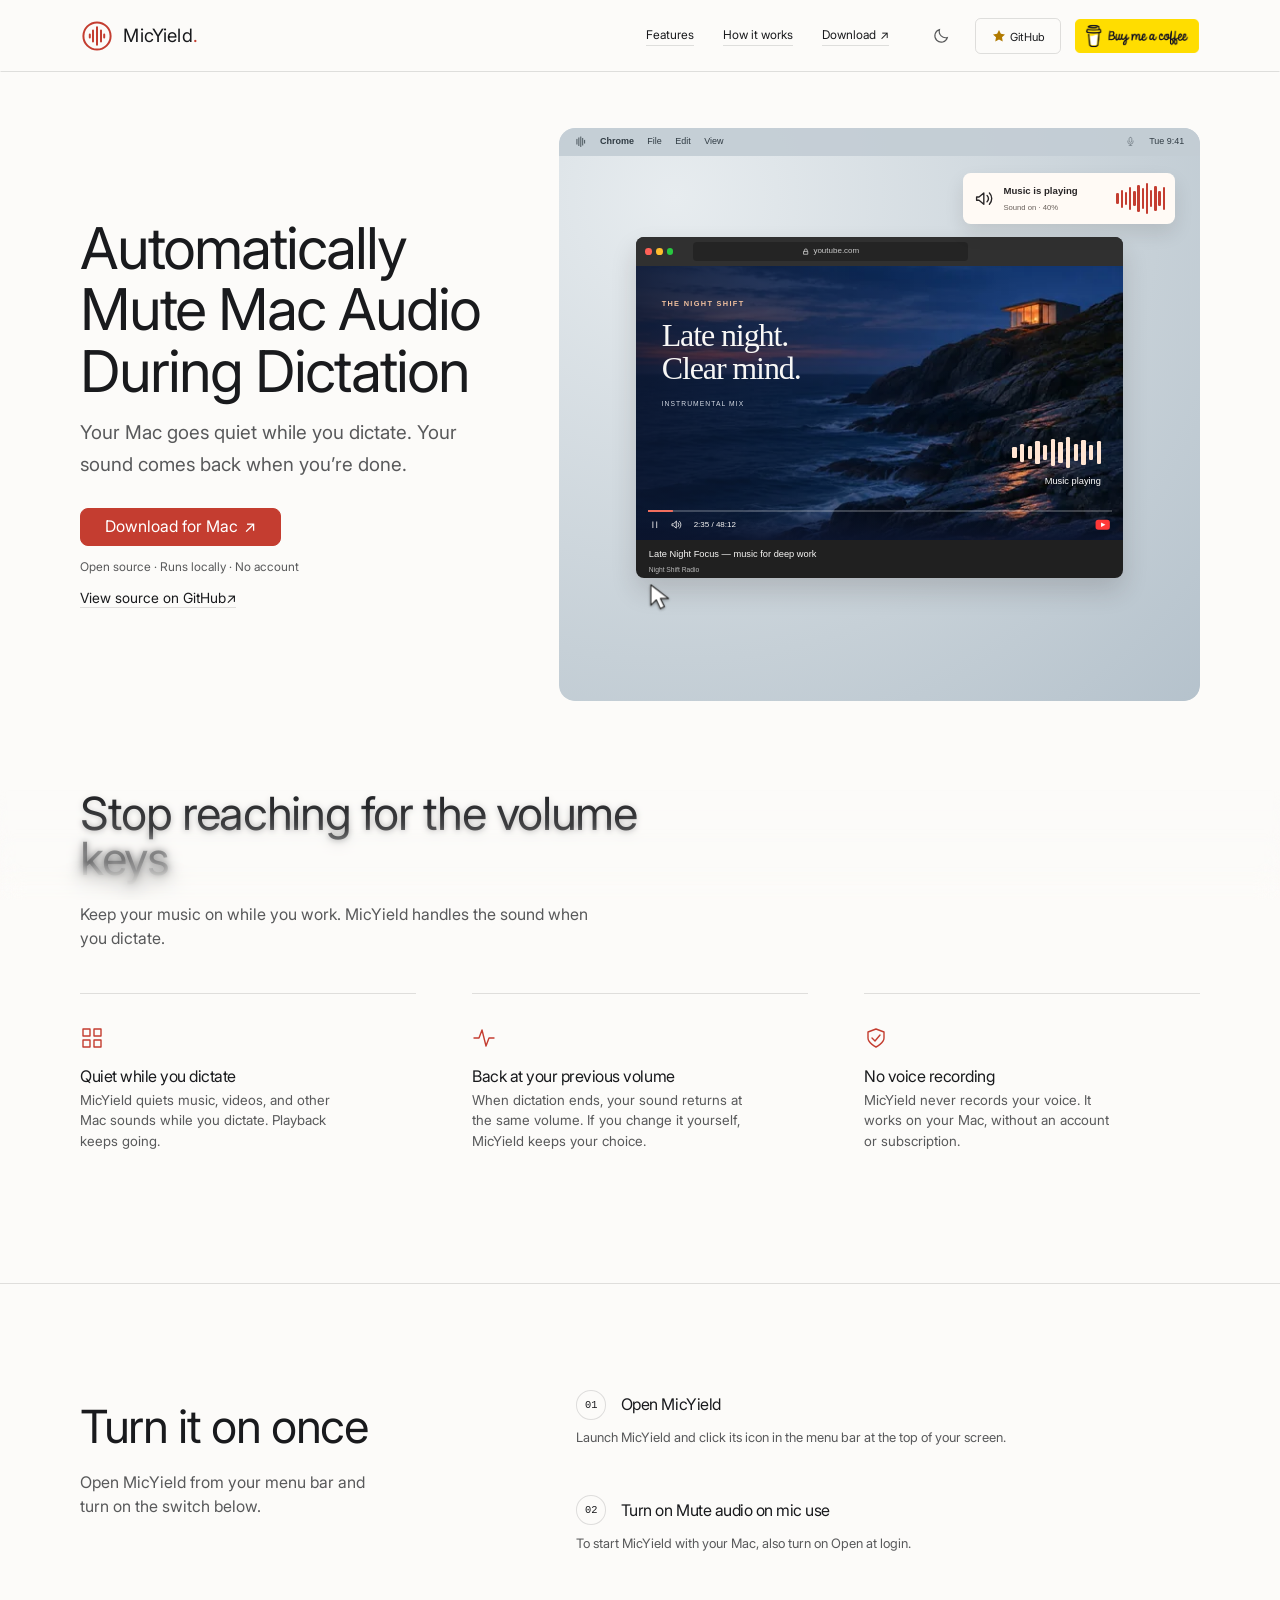
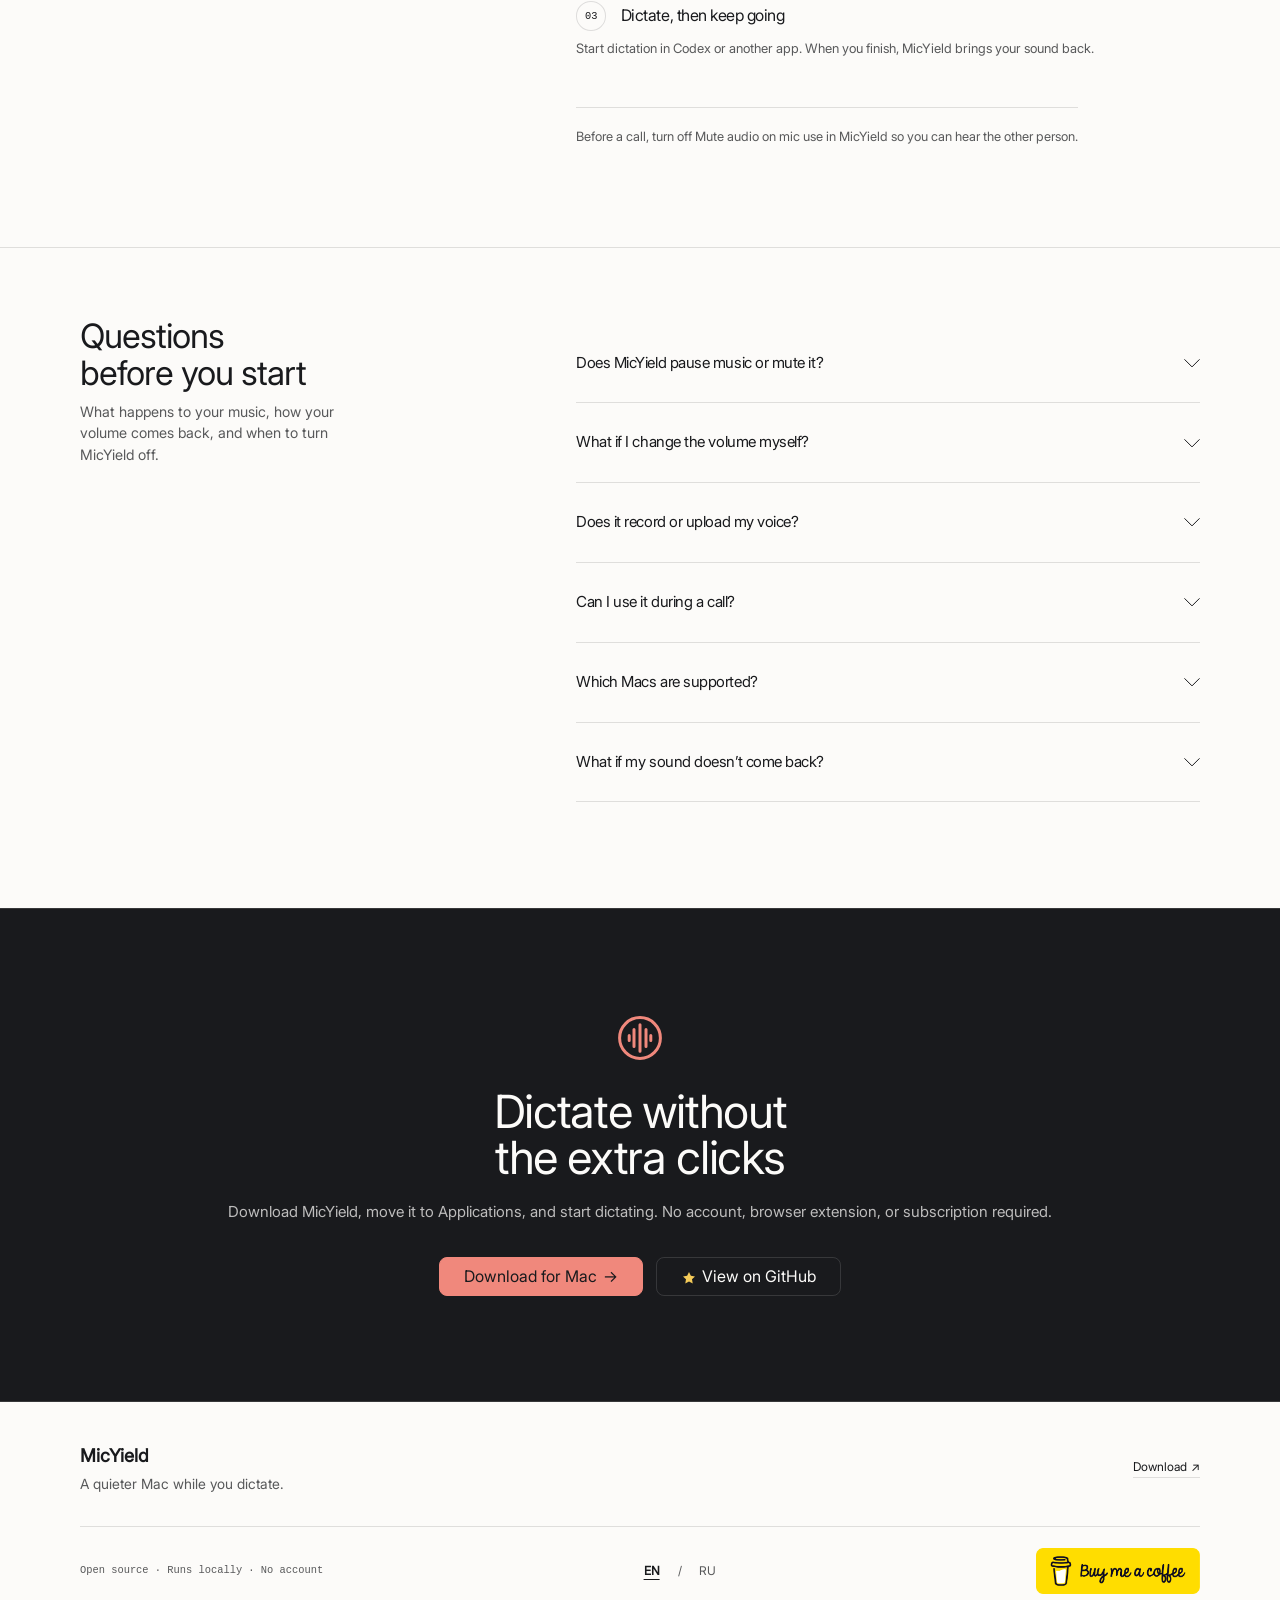
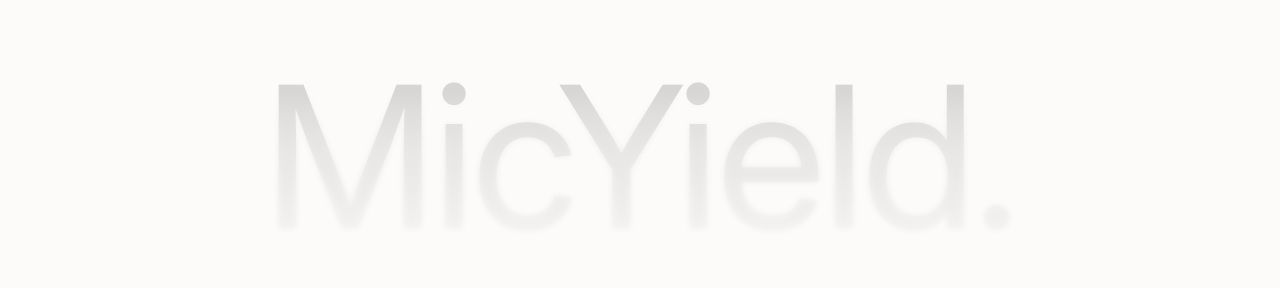
<file: index.html>
<!DOCTYPE html><html lang="en" class="theme-light"><head><meta charset="utf-8"><style>
  @layer base, patterns, components, utilities;
</style><meta name="viewport" content="width=device-width, initial-scale=1"><style>@font-face{font-family:Inter-a7104050ada94962;src:url("/_astro/fonts/62d3b62d6a7271da.woff2") format("woff2");font-display:swap;font-weight:400;font-style:normal;}@font-face{font-family:"Inter-a7104050ada94962 fallback: Arial";src:local("Arial");font-display:swap;font-weight:400;font-style:normal;size-adjust:101.862%;ascent-override:95.1042%;descent-override:23.6802%;line-gap-override:0%;}:root{--font-inter:Inter-a7104050ada94962,"Inter-a7104050ada94962 fallback: Arial",sans-serif;}</style><link rel="preload" href="/_astro/fonts/62d3b62d6a7271da.woff2" as="font" type="font/woff2" crossorigin><title>Automatically Mute Mac Audio During Dictation | MicYield</title><meta name="description" content="Automatically mute your Mac while dictating in Codex, ChatGPT, or other apps. Your previous volume returns afterward. Free, local, and open source."><link rel="canonical" href="https://micyield.xyz/"><link rel="alternate" hreflang="en" href="https://micyield.xyz/"><link rel="alternate" hreflang="ru" href="https://micyield.xyz/ru/"><link rel="alternate" hreflang="x-default" href="https://micyield.xyz/"><link rel="sitemap" type="application/xml" href="https://micyield.xyz/sitemap-index.xml"><meta property="og:type" content="website"><meta property="og:locale" content="en_US"><meta property="og:site_name" content="MicYield"><meta property="og:title" content="Automatically Mute Mac Audio During Dictation | MicYield"><meta property="og:description" content="Automatically mute your Mac while dictating in Codex, ChatGPT, or other apps. Your previous volume returns afterward. Free, local, and open source."><meta property="og:url" content="https://micyield.xyz/"><meta property="og:image" content="https://micyield.xyz/og-image.jpg"><meta property="og:image:alt" content="MicYield. Quiet your Mac when your mic turns on."><meta property="og:image:width" content="1200"><meta property="og:image:height" content="630"><meta property="og:image:type" content="image/jpeg"><meta name="twitter:card" content="summary_large_image"><meta name="twitter:title" content="Automatically Mute Mac Audio During Dictation | MicYield"><meta name="twitter:description" content="Automatically mute your Mac while dictating in Codex, ChatGPT, or other apps. Your previous volume returns afterward. Free, local, and open source."><meta name="twitter:image" content="https://micyield.xyz/og-image.jpg"><meta name="twitter:image:alt" content="MicYield. Quiet your Mac when your mic turns on."><link rel="icon" type="image/svg+xml" href="/favicon.svg"><meta name="generator" content="Astro v7.2.9"><script data-locale-redirect>(function(){const canRedirect = true;

  (() => {
    if (!canRedirect) return;
    const requested = new URLSearchParams(location.search).get("lang");
    const explicit =
      requested === "en" || requested === "ru" ? requested : null;
    let stored = null;
    try {
      const value = localStorage.getItem("micyield-language");
      if (value === "en" || value === "ru") stored = value;
      if (explicit) localStorage.setItem("micyield-language", explicit);
    } catch {}
    const primary = (navigator.languages?.[0] || navigator.language || "en")
      .split(/[-_]/)[0]
      .toLowerCase();
    const preferred = explicit || stored || (primary === "ru" ? "ru" : "en");
    if (preferred !== "ru") return;
    const match = /^\/(preview|download)\/?$/.exec(location.pathname);
    const page = match ? `/${match[1]}/` : "/";
    document.documentElement.dataset.localeRedirecting = "true";
    location.replace("/ru" + page + location.search + location.hash);
  })();
})();</script><script>
      try {
        const stored = localStorage.getItem("landpack-theme");
        if (stored === "dark" || stored === "light") {
          document.documentElement.classList.remove(
            "theme-light",
            "theme-dark",
          );
          document.documentElement.classList.add("theme-" + stored);
        }
      } catch {}
    </script><link rel="stylesheet" href="/_astro/Heading.B1B6th6Y.css"><link rel="stylesheet" href="/_astro/ProjectHome.CjlcJUIL.css"><style>@layer components{.layout{--_visual-ratio:3 / 2;--_alignment:start;--_column-count:1;column-gap:var(--site-gutter);row-gap:var(--space-8);grid-template-columns:repeat(var(--_column-count), minmax(0, 1fr));flex-direction:column;align-items:stretch;width:100%;display:flex}.layout>*{align-items:var(--_alignment,start);text-align:var(--_alignment,start);flex-direction:column;width:100%;max-width:100%;display:flex}.layout>:first-child{align-self:center}.layout>:last-child:not(:has(>:not(.image,.video,.overlay))){border-radius:var(--radius-small);aspect-ratio:var(--_visual-ratio);position:relative}.layout>:last-child:not(:has(>:not(.image,.video,.overlay)))>:is(.image,.video,.overlay){border-radius:inherit;width:100%;height:100%;position:absolute;inset:0}.layout.centered{--_alignment:center}.layout.auto-width{justify-content:space-between;align-items:end;row-gap:var(--space-6);flex-flow:wrap}.layout.auto-width>*{align-self:unset;width:auto}.layout.auto-width>:last-child{min-width:min(4rem,100%)}.layout.columns{column-gap:var(--section-space-small);display:grid}@media (min-width:64rem){.layout.columns{--_column-count:2}.layout.columns.reversed>:last-child{order:-1}}.layout.sticky-content{--_visual-ratio:1 / 1;display:grid}@media (min-width:64rem){.layout.sticky-content{--_column-count:2}.layout.sticky-content>:first-child{top:calc(var(--site-margin) + var(--nav-height));align-self:start;position:sticky}}.layout.sticky-visual{--_visual-ratio:1 / 1;display:grid}@media (min-width:64rem){.layout.sticky-visual{--_column-count:2}.layout.sticky-visual>:first-child{align-self:start}.layout.sticky-visual>:last-child{top:calc(var(--site-margin) + var(--nav-height));max-height:calc(100svh - var(--nav-height) - var(--site-margin) * 2);align-self:start;position:sticky}}.layout.breakout{flex-shrink:0;align-self:center;gap:0;width:100vw;display:grid}.layout.breakout>:first-child{width:var(--site-width);padding-block:var(--section-space-medium);margin-inline:auto}.layout.breakout>:last-child{border-radius:0}@media (min-width:64rem){.layout.breakout{--_column-count:2}.layout.breakout>:first-child{max-width:calc(var(--max-width-main) / 2)}.layout.breakout>:last-child{border-top-left-radius:var(--radius-small);border-bottom-left-radius:var(--radius-small)}.layout.breakout.reversed>:last-child{border-top-left-radius:0;border-bottom-left-radius:0;border-top-right-radius:var(--radius-small);border-bottom-right-radius:var(--radius-small);order:-1}}.layout.contain{background-color:var(--background-2);border-radius:var(--radius-main);gap:0;display:grid;position:relative;overflow:clip}.layout.contain>:first-child{padding:var(--space-6)}.layout.contain>:last-child{border-radius:0}@media (min-width:64rem){.layout.contain{--_column-count:2}.layout.contain.reversed>:last-child{order:-1}}.layout.card-layout{border-radius:var(--radius-main);justify-content:center;min-height:26rem;position:relative;overflow:clip}.layout.card-layout>:first-child{padding:var(--space-6);padding-block:var(--section-space-medium);padding-inline:var(--space-5);z-index:1;--_alignment:center;position:relative}.layout.card-layout>:last-child{width:100%;height:100%;opacity:calc(var(--_media-opacity,70) / 100);pointer-events:none;border-radius:0;position:absolute;inset:0}}
</style><link rel="stylesheet" href="/_astro/RichText.DrKk6LuZ.css"></head><body><a href="#main" class="button_wrap skip-link"><span class="button_text text-style-trim">Skip to main content</span></a><header class="nav_wrap" data-locale="en"><div class="nav_inner"><a class="nav_logo" href="/" aria-label="MicYield home"><svg class="project-mark" viewBox="0 0 40 40" aria-hidden="true" fill="none" stroke="currentColor" stroke-width="2.5" stroke-linecap="round"><circle cx="20" cy="20" r="17"></circle><path d="M11 18v4m4-9v14m5-18v22m5-18v14m4-9v4"></path></svg><span>MicYield<span class="nav_logo_dot">.</span></span></a><nav class="nav_links" aria-label="Main"><a href="/#features" class="button_wrap link"><span class="button_text text-style-trim">Features</span></a><a href="/#get-started" class="button_wrap link"><span class="button_text text-style-trim">How it works</span></a><a href="/download/?start=1" class="button_wrap link"><span class="button_text text-style-trim">Download<span class="button_arrow up-right" aria-hidden="true">↗</span></span></a></nav><div class="nav_actions"><button class="nav_theme" type="button" aria-label="Switch to dark theme" data-theme-toggle hidden><svg class="nav_moon" width="18" height="18" viewBox="0 0 24 24" fill="none" stroke="currentColor" stroke-width="1.5" aria-hidden="true"><path d="M20.5 14a8.5 8.5 0 0 1-10.5-10.5A8.5 8.5 0 1 0 20.5 14Z"></path></svg><svg class="nav_sun" width="18" height="18" viewBox="0 0 24 24" fill="none" stroke="currentColor" stroke-width="1.5" stroke-linecap="round" aria-hidden="true"><circle cx="12" cy="12" r="4"></circle><path d="M12 2v2m0 16v2M2 12h2m16 0h2M5 5l1.5 1.5m11 11L19 19M5 19l1.5-1.5m11-11L19 5"></path></svg></button><a aria-label="View on GitHub" href="https://github.com/rnovikov1/MicYield" class="button_wrap secondary nav_github"><span class="button_text text-style-trim"><svg class="star_wrap" viewBox="0 0 24 24" fill="currentColor" stroke="none" stroke-width="1.6" stroke-linejoin="round" aria-hidden="true"><path d="m12 3 2.8 5.7 6.2.9-4.5 4.4 1.1 6.2-5.6-3-5.6 3 1.1-6.2L3 9.6l6.2-.9L12 3Z"></path></svg><span>GitHub</span></span></a><a class="nav_support" href="https://buymeacoffee.com/sosun" target="_blank" rel="noopener noreferrer" aria-label="Support MicYield on Buy Me a Coffee (opens in a new tab)"><img src="/images/buy-me-a-coffee.png" alt="Buy me a coffee" width="124" height="35"></a><button class="nav_menu" type="button" data-modal-open="mobile-navigation" aria-label="Open navigation" aria-controls="mobile-navigation" aria-expanded="false"><svg viewBox="0 0 24 24" width="24" height="24" fill="none" stroke="currentColor" stroke-width="1.5" stroke-linecap="round" aria-hidden="true"><path d="M4 7h16M4 12h16M4 17h16"></path></svg></button></div></div><dialog id="mobile-navigation" class="modal_wrap side-panel nav_drawer" aria-label="Navigation"><div class="modal_content"><button aria-label="Close" type="button" data-modal-close="true" class="button_wrap secondary close modal_close"><svg width="26" height="26" viewBox="0 0 26 26" fill="none" aria-hidden="true" class="icon small button_mark">
<path d="M2 2L24.6274 24.6274" stroke="currentColor" vector-effect="non-scaling-stroke" style="stroke-width: var(--border-width)" />
<path d="M2 25.0024L24.6274 2.375" stroke="currentColor" vector-effect="non-scaling-stroke" style="stroke-width: var(--border-width)" />
</svg></button><div class="modal_scroll" data-modal-scroll><div class="modal_body margin-trim"><span class="nav_drawer-title">MicYield</span><nav class="nav_drawer-links" aria-label="Mobile"><a href="/#features" data-modal-close="true" class="button_wrap link"><span class="button_text text-style-trim">Features</span></a><a href="/#get-started" data-modal-close="true" class="button_wrap link"><span class="button_text text-style-trim">How it works</span></a><a href="/download/?start=1" data-modal-close="true" class="button_wrap link"><span class="button_text text-style-trim">Download<span class="button_arrow up-right" aria-hidden="true">↗</span></span></a><a href="https://github.com/rnovikov1/MicYield" data-modal-close="true" class="button_wrap link"><span class="button_text text-style-trim"><svg class="star_wrap" viewBox="0 0 24 24" fill="currentColor" stroke="none" stroke-width="1.6" stroke-linejoin="round" aria-hidden="true"><path d="m12 3 2.8 5.7 6.2.9-4.5 4.4 1.1 6.2-5.6-3-5.6 3 1.1-6.2L3 9.6l6.2-.9L12 3Z"></path></svg>GitHub</span></a><a class="nav_support_drawer" href="https://buymeacoffee.com/sosun" target="_blank" rel="noopener noreferrer" aria-label="Support MicYield on Buy Me a Coffee (opens in a new tab)" data-modal-close><img src="/images/buy-me-a-coffee.png" alt="Buy me a coffee" width="164" height="46"></a></nav></div></div></div></dialog><script type="module">for(let e of document.querySelectorAll(`.modal_wrap`)){let t=e.querySelector(`[data-modal-scroll]`),n=()=>{e.open||(t&&(t.scrollTop=0),e.showModal(),e.dispatchEvent(new CustomEvent(`modal-open`,{bubbles:!0})))};e.addEventListener(`close`,()=>e.dispatchEvent(new CustomEvent(`modal-close`,{bubbles:!0})));let r=!1;e.addEventListener(`mousedown`,t=>{r=t.target===e}),e.addEventListener(`click`,t=>{let n=t.target;n instanceof Element&&((n.closest(`[data-modal-close]`)||r&&n===e)&&e.close(),r=!1)}),document.addEventListener(`click`,t=>{let r=t.target;r instanceof Element&&r.closest(`[data-modal-open="${e.id}"], a[href="#${e.id}"]`)&&(t.preventDefault(),n())});let i=new URL(location.href);i.searchParams.get(`modal`)===e.id&&(n(),i.searchParams.delete(`modal`),history.replaceState(history.state,``,i))}</script></header><script type="module">var e=document.querySelector(`.nav_wrap`);if(e){let t=document.querySelector(`#mobile-navigation`),n=e.querySelector(`.nav_menu`),r=Math.max(0,window.scrollY),i=!1,a=()=>e.classList.remove(`scroll-hidden`),o=()=>{let n=Math.max(0,Math.min(window.scrollY,document.documentElement.scrollHeight-window.innerHeight));e.classList.toggle(`scrolled`,n>0),n<=e.offsetHeight||n<r||t?.open?a():n>r&&e.classList.add(`scroll-hidden`),r=n,i=!1};o(),window.addEventListener(`scroll`,()=>{i||(i=!0,requestAnimationFrame(o))},{passive:!0}),window.addEventListener(`pageshow`,()=>{r=Math.max(0,window.scrollY),o(),a()}),e.addEventListener(`focusin`,a),t?.addEventListener(`modal-open`,()=>{a(),n?.setAttribute(`aria-expanded`,`true`)}),t?.addEventListener(`modal-close`,()=>{n?.setAttribute(`aria-expanded`,`false`),r=Math.max(0,window.scrollY)});let s=window.matchMedia(`(min-width: 48rem)`);s.addEventListener(`change`,()=>{s.matches&&t?.open&&t.close()})}var t=document.querySelector(`[data-theme-toggle]`);if(t){let e=document.documentElement.lang===`ru`;t.hidden=!1;let n=()=>t.setAttribute(`aria-label`,document.documentElement.classList.contains(`theme-dark`)?e?`Включить светлую тему`:`Switch to light theme`:e?`Включить тёмную тему`:`Switch to dark theme`);n(),t.addEventListener(`click`,()=>{let e=document.documentElement.classList.toggle(`theme-dark`);document.documentElement.classList.toggle(`theme-light`,!e);try{localStorage.setItem(`landpack-theme`,e?`dark`:`light`)}catch{}n()})}</script><main id="main" tabindex="-1"><section class="section padding-top-0 padding-bottom-small project-hero_wrap"><div class="container"><div class="project-hero_grid"><div class="project-hero_content"><h1 class="heading text-style-display project-hero_heading">Automatically Mute Mac Audio During Dictation</h1><p class="text text-style-large project-hero_intro">Your Mac goes quiet while you dictate. Your sound comes back when you’re done.</p><div class="button-wrapper"><a href="/download/?start=1" class="button_wrap"><span class="button_text text-style-trim">Download for Mac<span class="button_arrow up-right" aria-hidden="true">↗</span></span></a></div><p class="project-hero_license">Open source · Runs locally · No account</p><p class="project-hero_source"><a href="https://github.com/rnovikov1/MicYield">View source on GitHub<span aria-hidden="true">↗</span></a></p></div><figure class="screencast_wrap" aria-label="Animated demonstration of automatic Mac audio muting" data-screencast data-locale="en" data-phase="music" data-playing="false"><div class="screencast_artboard" aria-hidden="true"><div class="screencast_desktop"><div class="screencast_menubar"><span class="screencast_system-mark"><svg viewBox="0 0 24 24"><path d="M12 2v20M4 7v10M8 4v16M16 5v14M20 9v6"></path></svg></span><strong data-cast-app>Chrome</strong><span>File</span><span>Edit</span><span>View</span><span class="screencast_menu-spacer"></span><svg class="screencast_menu-mic" viewBox="0 0 24 24"><rect x="9" y="3" width="6" height="11" rx="3"></rect><path d="M6 11v1a6 6 0 0 0 12 0v-1m-6 7v3m-3 0h6"></path></svg><span class="screencast_menu-time">Tue 9:41</span></div><div class="screencast_music" data-cast-music><div class="screencast_windowbar"><span class="screencast_traffic"><i></i><i></i><i></i></span><span class="screencast_address"><svg viewBox="0 0 16 16"><path d="M5 7V5a3 3 0 0 1 6 0v2M4 7h8v6H4Z"></path></svg>youtube.com</span></div><div class="screencast_video"><img src="/images/demo-focus-cover.webp" alt="" width="512" height="512" fetchpriority="high"><div class="screencast_video-shade"></div><div class="screencast_video-visualizer"><div class="screencast_music-bars"><i style="--bar-height: 1.8cqw; --bar-delay: 0s"></i><i style="--bar-height: 2.8cqw; --bar-delay: -0.13s"></i><i style="--bar-height: 2.1cqw; --bar-delay: -0.26s"></i><i style="--bar-height: 3.6cqw; --bar-delay: -0.39s"></i><i style="--bar-height: 2.4cqw; --bar-delay: -0.52s"></i><i style="--bar-height: 4.3cqw; --bar-delay: -0.65s"></i><i style="--bar-height: 3.2cqw; --bar-delay: -0.78s"></i><i style="--bar-height: 4.9cqw; --bar-delay: -0.91s"></i><i style="--bar-height: 2.7cqw; --bar-delay: -1.04s"></i><i style="--bar-height: 4cqw; --bar-delay: -1.17s"></i><i style="--bar-height: 2.3cqw; --bar-delay: -1.3s"></i><i style="--bar-height: 3.5cqw; --bar-delay: -1.4300000000000002s"></i></div><span class="screencast_now-playing">Music playing</span><span class="screencast_now-muted">Playing silently</span></div><div class="screencast_video-copy"><span>THE NIGHT SHIFT</span><strong>Late night.<br>Clear mind.</strong><small>INSTRUMENTAL MIX</small></div><div class="screencast_playerbar"><span class="screencast_playhead"><i data-cast-progress></i></span><svg viewBox="0 0 24 24"><path d="M8 6v12M16 6v12"></path></svg><svg class="screencast_speaker" viewBox="0 0 24 24"><path d="m11 5-6 5H2v4h3l6 5V5Z"></path><path class="screencast_sound-waves" d="M15 8a6 6 0 0 1 0 8m3-11a10 10 0 0 1 0 14"></path><path class="screencast_sound-cross" d="m16 9 6 6m0-6-6 6"></path></svg><span class="screencast_player-time"><span data-cast-time>2:34</span> / 48:12</span><span class="screencast_player-spacer"></span><svg class="screencast_youtube" viewBox="0 0 28 20"><rect x="1" y="1" width="26" height="18" rx="5"></rect><path d="m11 6 8 4-8 4Z"></path></svg></div></div><div class="screencast_video-footer"><strong>Late Night Focus — music for deep work</strong><span>Night Shift Radio</span></div></div><div class="screencast_output" data-cast-output><span class="screencast_output-icon"><svg viewBox="0 0 24 24"><path d="m11 5-6 5H2v4h3l6 5V5Z"></path><path class="screencast_sound-waves" d="M15 8a6 6 0 0 1 0 8m3-11a10 10 0 0 1 0 14"></path><path class="screencast_sound-cross" d="m16 9 6 6m0-6-6 6"></path></svg></span><div><strong data-cast-output-label>Music is playing</strong><span data-cast-volume>Sound on · 40%</span></div><div class="screencast_music-bars"><i style="--bar-height: 1.8cqw; --bar-delay: 0s"></i><i style="--bar-height: 2.8cqw; --bar-delay: -0.13s"></i><i style="--bar-height: 2.1cqw; --bar-delay: -0.26s"></i><i style="--bar-height: 3.6cqw; --bar-delay: -0.39s"></i><i style="--bar-height: 2.4cqw; --bar-delay: -0.52s"></i><i style="--bar-height: 4.3cqw; --bar-delay: -0.65s"></i><i style="--bar-height: 3.2cqw; --bar-delay: -0.78s"></i><i style="--bar-height: 4.9cqw; --bar-delay: -0.91s"></i><i style="--bar-height: 2.7cqw; --bar-delay: -1.04s"></i><i style="--bar-height: 4cqw; --bar-delay: -1.17s"></i><i style="--bar-height: 2.3cqw; --bar-delay: -1.3s"></i><i style="--bar-height: 3.5cqw; --bar-delay: -1.4300000000000002s"></i></div></div><div class="screencast_codex" data-cast-codex><div class="screencast_codex-titlebar"><span class="screencast_traffic"><i></i><i></i><i></i></span><span>MicYield</span><span class="screencast_titlebar-plus">+</span></div><div class="screencast_workspace"><aside class="screencast_sidebar"><span class="screencast_codex-logo"><svg viewBox="0 0 24 24"><path d="m9 5-7 7 7 7m6-14 7 7-7 7"></path></svg>Codex</span><span class="screencast_new-thread"><svg viewBox="0 0 24 24"><path d="M12 5v14M5 12h14"></path></svg>New thread</span><span class="screencast_sidebar-label">PROJECTS</span><span class="screencast_project-name"><svg viewBox="0 0 24 24"><path d="M3 6h7l2 3h9v11H3V6Z"></path></svg>MicYield</span><span class="screencast_thread">Build something useful</span><span class="screencast_thread">Polish the sidebar</span><span class="screencast_sidebar-bottom"><i></i>Local workspace</span></aside><div class="screencast_conversation"><div class="screencast_conversation-top"><span>New thread</span><svg viewBox="0 0 24 24"><path d="M5 7h14M5 12h14M5 17h14"></path></svg></div><div class="screencast_empty"><svg viewBox="0 0 24 24"><path d="m9 5-7 7 7 7m6-14 7 7-7 7"></path></svg><strong>What should we build?</strong><span>Your next idea starts here.</span></div><div class="screencast_composer"><p class="screencast_placeholder">Ask Codex anything…</p><p class="screencast_transcript">Add a search field above<br>the project list.</p><div class="screencast_recording"><span class="screencast_recording-dot"></span><span class="screencast_voice-bars"><i style="--voice-height: 1cqw; --voice-delay: 0s"></i><i style="--voice-height: 1.8cqw; --voice-delay: -0.09s"></i><i style="--voice-height: 2.9cqw; --voice-delay: -0.18s"></i><i style="--voice-height: 1.6cqw; --voice-delay: -0.27s"></i><i style="--voice-height: 3.6cqw; --voice-delay: -0.36s"></i><i style="--voice-height: 2.4cqw; --voice-delay: -0.44999999999999996s"></i><i style="--voice-height: 4.2cqw; --voice-delay: -0.54s"></i><i style="--voice-height: 3cqw; --voice-delay: -0.63s"></i><i style="--voice-height: 1.8cqw; --voice-delay: -0.72s"></i><i style="--voice-height: 3.8cqw; --voice-delay: -0.8099999999999999s"></i><i style="--voice-height: 2.5cqw; --voice-delay: -0.8999999999999999s"></i><i style="--voice-height: 4.4cqw; --voice-delay: -0.99s"></i><i style="--voice-height: 3.1cqw; --voice-delay: -1.08s"></i><i style="--voice-height: 2cqw; --voice-delay: -1.17s"></i><i style="--voice-height: 3.5cqw; --voice-delay: -1.26s"></i><i style="--voice-height: 1.6cqw; --voice-delay: -1.3499999999999999s"></i><i style="--voice-height: 2.5cqw; --voice-delay: -1.44s"></i></span><span class="screencast_record-time" data-cast-record-time>0:00</span></div><div class="screencast_composer-tools"><span>+</span><span>Auto</span><span class="screencast_composer-spacer"></span><span class="screencast_mic-target"><span class="screencast_click-ring" data-cast-ring></span><svg class="screencast_mic-icon" viewBox="0 0 24 24"><rect x="9" y="3" width="6" height="11" rx="3"></rect><path d="M6 11v1a6 6 0 0 0 12 0v-1m-6 7v3m-3 0h6"></path></svg><svg class="screencast_stop-icon" viewBox="0 0 24 24"><rect x="6" y="6" width="12" height="12" rx="2"></rect></svg></span></div></div><span class="screencast_branch"><svg viewBox="0 0 24 24"><circle cx="6" cy="5" r="2"></circle><circle cx="18" cy="6" r="2"></circle><circle cx="6" cy="19" r="2"></circle><path d="M6 7v10m0-3c7 0 12-1 12-6"></path></svg>main<span>On your Mac</span></span></div></div></div><div class="screencast_notice" data-cast-notice><span class="screencast_notice-mark"><svg viewBox="0 0 24 24"><path d="M4 10v4m4-8v12m4-16v20m4-16v12m4-8v4"></path></svg></span><div><strong>MicYield</strong><span data-cast-notice-text>Mic on. Music muted.</span></div><svg class="screencast_notice-check" viewBox="0 0 24 24"><path d="m5 12 4 4L19 6"></path></svg></div><div class="screencast_cursor" data-cast-cursor><svg viewBox="0 0 32 40"><path d="M3 2v30l8-8 6 13 6-3-6-12h12L3 2Z"></path></svg></div></div></div><div class="screencast_controls" data-cast-controls hidden><button type="button" data-cast-toggle aria-label="Play animation"><svg class="screencast_pause-control" viewBox="0 0 24 24" aria-hidden="true"><path d="M9 5v14M15 5v14"></path></svg><svg class="screencast_play-control" viewBox="0 0 24 24" aria-hidden="true"><path d="m8 5 11 7-11 7V5Z"></path></svg></button><button type="button" data-cast-replay aria-label="Replay animation"><svg viewBox="0 0 24 24" aria-hidden="true"><path d="M4 10a8 8 0 1 1 0 5m0-10v5h5"></path></svg></button></div><p class="screencast_accessible">Start dictation in your coding app. MicYield mutes your Mac automatically. Finish dictation and your previous sound level returns.</p></figure><script type="module" src="/_astro/DictationDemo.astro_astro_type_script_index_0_lang.Btey4sWl.js"></script></div></div></section><section class="section padding-top-0" id="features"><div class="container"><div class="project-features_wrap"><div class="layout"><div><h2 class="heading text-style-h2 project-features_heading">Stop reaching for the volume keys</h2><p style="--_mw: 55ch;" class="text project-features_intro">Keep your music on while you work. MicYield handles the sound when you dictate.</p></div></div><div class="grid project-features_list"><article class="project-features_item"><svg viewBox="0 0 24 24" fill="none" stroke="currentColor" stroke-width="1.4" stroke-linecap="round" stroke-linejoin="round" aria-hidden="true"><path d="M3 3h7v7H3ZM14 3h7v7h-7ZM3 14h7v7H3ZM14 14h7v7h-7Z"></path></svg><h3 class="heading text-style-h6">Quiet while you dictate</h3><p class="text text-style-small">MicYield quiets music, videos, and other Mac sounds while you dictate. Playback keeps going.</p></article><article class="project-features_item"><svg viewBox="0 0 24 24" fill="none" stroke="currentColor" stroke-width="1.4" stroke-linecap="round" stroke-linejoin="round" aria-hidden="true"><path d="M2 12h5l3-8 4 16 3-8h5"></path></svg><h3 class="heading text-style-h6">Back at your previous volume</h3><p class="text text-style-small">When dictation ends, your sound returns at the same volume. If you change it yourself, MicYield keeps your choice.</p></article><article class="project-features_item"><svg viewBox="0 0 24 24" fill="none" stroke="currentColor" stroke-width="1.4" stroke-linecap="round" stroke-linejoin="round" aria-hidden="true"><path d="m12 3 8 3v6c0 5-8 9-8 9s-8-4-8-9V6l8-3Zm-4 9 3 3 5-6"></path></svg><h3 class="heading text-style-h6">No voice recording</h3><p class="text text-style-small">MicYield never records your voice. It works on your Mac, without an account or subscription.</p></article></div></div></div></section><section class="section project-surface" id="get-started"><div class="container"><div class="layout sticky-content project-setup_wrap"><div><h2 class="heading text-style-h2">Turn it on once</h2><p class="text project-setup_intro">Open MicYield from your menu bar and turn on the switch below.</p></div><div><ol class="project-setup_steps"><li class="project-setup_item"><div class="project-setup_title"><span>01</span><h3 class="heading text-style-h6">Open MicYield</h3></div><p class="text text-style-small">Launch MicYield and click its icon in the menu bar at the top of your screen.</p></li><li class="project-setup_item"><div class="project-setup_title"><span>02</span><h3 class="heading text-style-h6">Turn on Mute audio on mic use</h3></div><p class="text text-style-small">To start MicYield with your Mac, also turn on Open at login.</p></li><li class="project-setup_item"><div class="project-setup_title"><span>03</span><h3 class="heading text-style-h6">Dictate, then keep going</h3></div><p class="text text-style-small">Start dictation in Codex or another app. When you finish, MicYield brings your sound back.</p></li></ol><p class="text text-style-small project-setup_note">Before a call, turn off Mute audio on mic use in MicYield so you can hear the other person.</p></div></div></div></section><section class="section padding-top-0" id="faq"><div class="container"><div class="project-faq_wrap"><div class="project-faq_intro"><h2 class="heading text-style-h3">Questions before you start</h2><p class="text">What happens to your music, how your volume comes back, and when to turn MicYield off.</p></div><div class="project-faq_list"><details class="accordion_item" data-accordion-group><summary class="accordion_toggle"><h3 class="heading text-style-h5 accordion_title">Does MicYield pause music or mute it?</h3><svg width="66" height="70" viewBox="0 0 66 70" fill="none" aria-hidden="true" class="icon small accordion_icon">
<path d="M17 2L50 34.9999L17 68" stroke="currentColor" vector-effect="non-scaling-stroke" style="stroke-width: var(--border-width)" />
</svg></summary><div class="accordion_body margin-trim"><div class="text rich-text"><p>It mutes sound. Music and videos keep playing silently while you dictate. When you finish, you can hear them again.</p></div></div></details><details class="accordion_item" data-accordion-group><summary class="accordion_toggle"><h3 class="heading text-style-h5 accordion_title">What if I change the volume myself?</h3><svg width="66" height="70" viewBox="0 0 66 70" fill="none" aria-hidden="true" class="icon small accordion_icon">
<path d="M17 2L50 34.9999L17 68" stroke="currentColor" vector-effect="non-scaling-stroke" style="stroke-width: var(--border-width)" />
</svg></summary><div class="accordion_body margin-trim"><div class="text rich-text"><p>If you change the volume or mute your Mac during dictation, MicYield keeps that choice afterward.</p></div></div></details><details class="accordion_item" data-accordion-group><summary class="accordion_toggle"><h3 class="heading text-style-h5 accordion_title">Does it record or upload my voice?</h3><svg width="66" height="70" viewBox="0 0 66 70" fill="none" aria-hidden="true" class="icon small accordion_icon">
<path d="M17 2L50 34.9999L17 68" stroke="currentColor" vector-effect="non-scaling-stroke" style="stroke-width: var(--border-width)" />
</svg></summary><div class="accordion_body margin-trim"><div class="text rich-text"><p>No. MicYield never records your voice or uploads audio. It works locally on your Mac.</p></div></div></details><details class="accordion_item" data-accordion-group><summary class="accordion_toggle"><h3 class="heading text-style-h5 accordion_title">Can I use it during a call?</h3><svg width="66" height="70" viewBox="0 0 66 70" fill="none" aria-hidden="true" class="icon small accordion_icon">
<path d="M17 2L50 34.9999L17 68" stroke="currentColor" vector-effect="non-scaling-stroke" style="stroke-width: var(--border-width)" />
</svg></summary><div class="accordion_body margin-trim"><div class="text rich-text"><p>Turn off <strong>Mute audio on mic use</strong> in MicYield during calls so you can hear the other person. Sound stays muted for as long as an app uses your microphone.</p></div></div></details><details class="accordion_item" data-accordion-group><summary class="accordion_toggle"><h3 class="heading text-style-h5 accordion_title">Which Macs are supported?</h3><svg width="66" height="70" viewBox="0 0 66 70" fill="none" aria-hidden="true" class="icon small accordion_icon">
<path d="M17 2L50 34.9999L17 68" stroke="currentColor" vector-effect="non-scaling-stroke" style="stroke-width: var(--border-width)" />
</svg></summary><div class="accordion_body margin-trim"><div class="text rich-text"><p>MicYield works with macOS 14.2 or later, on both Apple Silicon and Intel Macs. There is just one download.</p>
<p>Some external monitors and speakers control volume separately, so their sound may stay on.</p></div></div></details><details class="accordion_item" data-accordion-group><summary class="accordion_toggle"><h3 class="heading text-style-h5 accordion_title">What if my sound doesn’t come back?</h3><svg width="66" height="70" viewBox="0 0 66 70" fill="none" aria-hidden="true" class="icon small accordion_icon">
<path d="M17 2L50 34.9999L17 68" stroke="currentColor" vector-effect="non-scaling-stroke" style="stroke-width: var(--border-width)" />
</svg></summary><div class="accordion_body margin-trim"><div class="text rich-text"><p>Choose <strong>Quit &amp; restore sound</strong> in the MicYield menu. If sound is still off, reopen MicYield and check your Mac’s volume.</p></div></div></details></div></div></div></section><section class="section theme-dark project-cta_wrap"><div class="container"><div class="layout centered"><div><svg class="project-mark" viewBox="0 0 40 40" aria-hidden="true" fill="none" stroke="currentColor" stroke-width="2.5" stroke-linecap="round"><circle cx="20" cy="20" r="17"></circle><path d="M11 18v4m4-9v14m5-18v22m5-18v14m4-9v4"></path></svg><h2 class="heading text-style-h2">Dictate without the extra clicks</h2><p class="text">Download MicYield, move it to Applications, and start dictating. No account, browser extension, or subscription required.</p><div class="button-wrapper"><a href="/download/?start=1" class="button_wrap"><span class="button_text text-style-trim">Download for Mac<span class="button_arrow right" aria-hidden="true">→</span></span></a><a href="https://github.com/rnovikov1/MicYield" class="button_wrap secondary"><span class="button_text text-style-trim"><svg class="star_wrap" viewBox="0 0 24 24" fill="currentColor" stroke="none" stroke-width="1.6" stroke-linejoin="round" aria-hidden="true"><path d="m12 3 2.8 5.7 6.2.9-4.5 4.4 1.1 6.2-5.6-3-5.6 3 1.1-6.2L3 9.6l6.2-.9L12 3Z"></path></svg>View on GitHub</span></a></div></div></div></div></section></main><footer class="footer_wrap"><div class="footer_inner"><div class="footer_identity"><strong class="footer_name">MicYield</strong><span class="footer_label">A quieter Mac while you dictate.</span></div><nav class="footer_links" aria-label="Footer"><a href="/download/?start=1" class="button_wrap link"><span class="button_text text-style-trim">Download<span class="button_arrow up-right" aria-hidden="true">↗</span></span></a></nav></div><div class="footer_bottom"><span>Open source · Runs locally · No account</span><nav class="footer_languages" aria-label="Site language"><a href="/?lang=en" hreflang="en" lang="en" data-locale-choice="en" aria-label="English version" aria-current="page">EN</a><span aria-hidden="true">/</span><a href="/ru/" hreflang="ru" lang="ru" data-locale-choice="ru" aria-label="Russian version">RU</a></nav><a class="support_badge" href="https://buymeacoffee.com/sosun" target="_blank" rel="noopener noreferrer" aria-label="Support MicYield on Buy Me a Coffee"><img src="/images/buy-me-a-coffee.png" width="164" height="46" alt="Buy me a coffee" loading="lazy" decoding="async"></a></div><div class="footer_wordmark" aria-hidden="true"><span>MicYield.</span><span class="footer_wordmark-haze">MicYield.</span></div></footer><script data-locale-navigation>
  (() => {
    const current = new URL(location.href);
    for (const link of document.querySelectorAll("[data-locale-choice]")) {
      const destination = new URL(link.getAttribute("href"), current);
      destination.search = current.search;
      destination.hash = current.hash;
      destination.searchParams.delete("start");
      if (link.dataset.localeChoice === "en") {
        destination.searchParams.set("lang", "en");
      } else {
        destination.searchParams.delete("lang");
      }
      link.setAttribute(
        "href",
        destination.pathname + destination.search + destination.hash,
      );
    }
    if (
      document.documentElement.lang !== "en" ||
      current.searchParams.get("lang") !== "en"
    )
      return;
    for (const link of document.querySelectorAll("a[href]")) {
      if (
        link.dataset.localeChoice ||
        link.getAttribute("href")?.startsWith("#")
      )
        continue;
      let destination;
      try {
        destination = new URL(link.getAttribute("href"), current);
      } catch {
        continue;
      }
      if (
        destination.origin !== current.origin ||
        !/^\/(?:(?:preview|download)\/?)?$/.test(destination.pathname)
      )
        continue;
      destination.searchParams.set("lang", "en");
      link.setAttribute(
        "href",
        destination.pathname + destination.search + destination.hash,
      );
    }
  })();
</script><script type="module">for(let e of document.querySelectorAll(`[data-locale-choice]`))e.addEventListener(`click`,()=>{let t=e.dataset.localeChoice;if(t===`en`||t===`ru`)try{if(localStorage.setItem(`micyield-language`,t),localStorage.getItem(`micyield-language`)!==t)throw Error(`Language preference unavailable`)}catch{let n=new URL(e.href);t===`en`?n.searchParams.set(`lang`,`en`):n.searchParams.delete(`lang`),e.href=n.href}});</script><div class="scroll-blur_wrap" aria-hidden="true"><span></span><span></span><span></span></div></body></html>
</file>
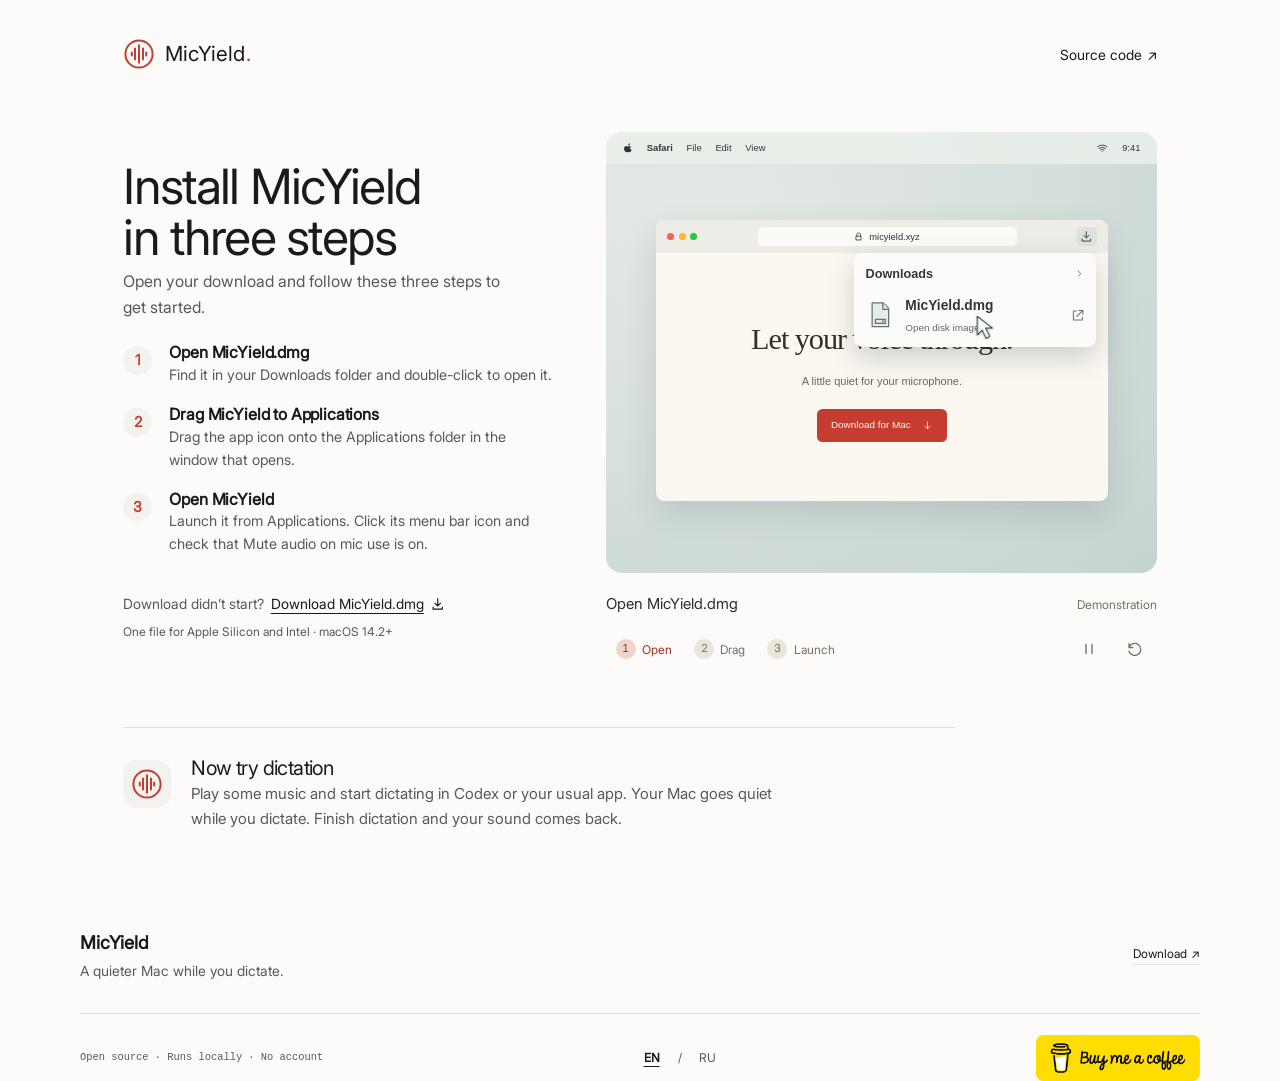
<file: download/index.html>
<!DOCTYPE html><html lang="en" class="theme-light"><head><meta charset="utf-8"><style>
  @layer base, patterns, components, utilities;
</style><meta name="viewport" content="width=device-width, initial-scale=1"><style>@font-face{font-family:Inter-a7104050ada94962;src:url("/_astro/fonts/62d3b62d6a7271da.woff2") format("woff2");font-display:swap;font-weight:400;font-style:normal;}@font-face{font-family:"Inter-a7104050ada94962 fallback: Arial";src:local("Arial");font-display:swap;font-weight:400;font-style:normal;size-adjust:101.862%;ascent-override:95.1042%;descent-override:23.6802%;line-gap-override:0%;}:root{--font-inter:Inter-a7104050ada94962,"Inter-a7104050ada94962 fallback: Arial",sans-serif;}</style><link rel="preload" href="/_astro/fonts/62d3b62d6a7271da.woff2" as="font" type="font/woff2" crossorigin><title>Install MicYield | MicYield</title><meta name="description" content="Open MicYield.dmg, move the app to Applications, and launch MicYield."><link rel="canonical" href="https://micyield.xyz/download/"><link rel="alternate" hreflang="en" href="https://micyield.xyz/download/"><link rel="alternate" hreflang="ru" href="https://micyield.xyz/ru/download/"><link rel="alternate" hreflang="x-default" href="https://micyield.xyz/download/"><link rel="sitemap" type="application/xml" href="https://micyield.xyz/sitemap-index.xml"><meta name="robots" content="noindex, nofollow"><meta property="og:type" content="website"><meta property="og:locale" content="en_US"><meta property="og:site_name" content="MicYield"><meta property="og:title" content="Install MicYield | MicYield"><meta property="og:description" content="Open MicYield.dmg, move the app to Applications, and launch MicYield."><meta property="og:url" content="https://micyield.xyz/download/"><meta property="og:image" content="https://micyield.xyz/og-image.jpg"><meta property="og:image:alt" content="MicYield. Quiet your Mac when your mic turns on."><meta property="og:image:width" content="1200"><meta property="og:image:height" content="630"><meta property="og:image:type" content="image/jpeg"><meta name="twitter:card" content="summary_large_image"><meta name="twitter:title" content="Install MicYield | MicYield"><meta name="twitter:description" content="Open MicYield.dmg, move the app to Applications, and launch MicYield."><meta name="twitter:image" content="https://micyield.xyz/og-image.jpg"><meta name="twitter:image:alt" content="MicYield. Quiet your Mac when your mic turns on."><link rel="icon" type="image/svg+xml" href="/favicon.svg"><meta name="generator" content="Astro v7.2.9"><script data-locale-redirect>(function(){const canRedirect = true;

  (() => {
    if (!canRedirect) return;
    const requested = new URLSearchParams(location.search).get("lang");
    const explicit =
      requested === "en" || requested === "ru" ? requested : null;
    let stored = null;
    try {
      const value = localStorage.getItem("micyield-language");
      if (value === "en" || value === "ru") stored = value;
      if (explicit) localStorage.setItem("micyield-language", explicit);
    } catch {}
    const primary = (navigator.languages?.[0] || navigator.language || "en")
      .split(/[-_]/)[0]
      .toLowerCase();
    const preferred = explicit || stored || (primary === "ru" ? "ru" : "en");
    if (preferred !== "ru") return;
    const match = /^\/(preview|download)\/?$/.exec(location.pathname);
    const page = match ? `/${match[1]}/` : "/";
    document.documentElement.dataset.localeRedirecting = "true";
    location.replace("/ru" + page + location.search + location.hash);
  })();
})();</script><script>
      try {
        const stored = localStorage.getItem("landpack-theme");
        if (stored === "dark" || stored === "light") {
          document.documentElement.classList.remove(
            "theme-light",
            "theme-dark",
          );
          document.documentElement.classList.add("theme-" + stored);
        }
      } catch {}
    </script><link rel="stylesheet" href="/_astro/Heading.B1B6th6Y.css"><link rel="stylesheet" href="/_astro/ProjectInstall.DKpOLEYN.css"></head><body><a href="#main" class="button_wrap skip-link"><span class="button_text text-style-trim">Skip to main content</span></a><script type="module">var e=document.querySelector(`.nav_wrap`);if(e){let t=document.querySelector(`#mobile-navigation`),n=e.querySelector(`.nav_menu`),r=Math.max(0,window.scrollY),i=!1,a=()=>e.classList.remove(`scroll-hidden`),o=()=>{let n=Math.max(0,Math.min(window.scrollY,document.documentElement.scrollHeight-window.innerHeight));e.classList.toggle(`scrolled`,n>0),n<=e.offsetHeight||n<r||t?.open?a():n>r&&e.classList.add(`scroll-hidden`),r=n,i=!1};o(),window.addEventListener(`scroll`,()=>{i||(i=!0,requestAnimationFrame(o))},{passive:!0}),window.addEventListener(`pageshow`,()=>{r=Math.max(0,window.scrollY),o(),a()}),e.addEventListener(`focusin`,a),t?.addEventListener(`modal-open`,()=>{a(),n?.setAttribute(`aria-expanded`,`true`)}),t?.addEventListener(`modal-close`,()=>{n?.setAttribute(`aria-expanded`,`false`),r=Math.max(0,window.scrollY)});let s=window.matchMedia(`(min-width: 48rem)`);s.addEventListener(`change`,()=>{s.matches&&t?.open&&t.close()})}var t=document.querySelector(`[data-theme-toggle]`);if(t){let e=document.documentElement.lang===`ru`;t.hidden=!1;let n=()=>t.setAttribute(`aria-label`,document.documentElement.classList.contains(`theme-dark`)?e?`Включить светлую тему`:`Switch to light theme`:e?`Включить тёмную тему`:`Switch to dark theme`);n(),t.addEventListener(`click`,()=>{let e=document.documentElement.classList.toggle(`theme-dark`);document.documentElement.classList.toggle(`theme-light`,!e);try{localStorage.setItem(`landpack-theme`,e?`dark`:`light`)}catch{}n()})}</script><main id="main" tabindex="-1"><section class="install-guide_wrap" data-install-handoff><header class="install-guide_header"><a class="install-guide_brand" href="/" aria-label="MicYield home"><svg class="project-mark" viewBox="0 0 40 40" aria-hidden="true" fill="none" stroke="currentColor" stroke-width="2.5" stroke-linecap="round"><circle cx="20" cy="20" r="17"></circle><path d="M11 18v4m4-9v14m5-18v22m5-18v14m4-9v4"></path></svg><span>MicYield<span class="install-guide_dot">.</span></span></a><a class="install-guide_source" href="https://github.com/rnovikov1/MicYield" target="_blank" rel="noopener noreferrer">Source code<span aria-hidden="true"> ↗</span></a></header><div class="install-guide_layout"><div class="install-guide_content"><h1 class="heading text-style-h2">Install MicYield in three steps</h1><p class="install-guide_intro">Open your download and follow these three steps to get started.</p><ol class="install-guide_steps" id="steps"><li class="install-guide_step" data-install-guide-step="1"><span class="install-guide_number" aria-hidden="true">1</span><div><h2 class="heading text-style-h6">Open MicYield.dmg</h2><p>Find it in your Downloads folder and double-click to open it.</p></div></li><li class="install-guide_step" data-install-guide-step="2"><span class="install-guide_number" aria-hidden="true">2</span><div><h2 class="heading text-style-h6">Drag MicYield to Applications</h2><p>Drag the app icon onto the Applications folder in the window that opens.</p></div></li><li class="install-guide_step" data-install-guide-step="3"><span class="install-guide_number" aria-hidden="true">3</span><div><h2 class="heading text-style-h6">Open MicYield</h2><p>Launch it from Applications. Click its menu bar icon and check that Mute audio on mic use is on.</p></div></li></ol><div class="install-guide_retry"><span>Download didn’t start?</span><a href="https://github.com/rnovikov1/MicYield/releases/download/v0.3.5/MicYield.dmg" data-install-file download="MicYield.dmg">Download MicYield.dmg<svg viewBox="0 0 20 20" fill="none" stroke="currentColor" stroke-width="1.5" aria-hidden="true"><path d="M10 3v10m-4-4 4 4 4-4M4 14v3h12v-3"></path></svg></a><p>One file for Apple Silicon and Intel · macOS 14.2+</p></div></div><div class="install-guide_visual"><figure class="install-demo_wrap" data-install-demo data-locale="en" data-step="2" data-playing="false" aria-label="Demonstration of installing MicYield on Mac"><div class="install-demo_artboard" aria-hidden="true"><div class="install-demo_desktop"><div class="install-demo_menubar"><svg class="install-demo_apple" viewBox="0 0 24 24" fill="currentColor"><path d="M16.2 2.2c.1 1.6-.6 2.8-1.5 3.7-.9.9-2 1.4-3.2 1.3-.1-1.4.6-2.7 1.4-3.5.9-.9 2.1-1.4 3.3-1.5ZM20.1 17.4c-.5 1.1-.8 1.6-1.5 2.6-.9 1.3-2.2 2.9-3.7 2.9-1.3 0-1.6-.8-3.4-.8-1.7 0-2.1.8-3.4.8-1.4.1-2.7-1.4-3.6-2.7-2.5-3.7-2.8-8-.9-10.3 1.3-1.6 3.4-2 5.3-1.3.7.2 1.4.7 2.3.7.8 0 1.3-.4 2.3-.7 1.7-.5 3.8-.2 5.2 1.2-3.6 2-3 6.5 1.4 7.6Z"></path></svg><strong data-install-app>Finder</strong><span>File</span><span>Edit</span><span>View</span><span class="install-demo_menu-spacer"></span><span class="install-demo_menu-icon" data-install-menu-icon><svg viewBox="0 0 28 28"><path d="M6 11.333333333333334v5.333333333333333"></path><path d="M10 8v12"></path><path d="M14 4v20"></path><path d="M18 8v12"></path><path d="M22 11.333333333333334v5.333333333333333"></path></svg></span><svg class="install-demo_wifi" viewBox="0 0 24 24"><path d="M3 9a15 15 0 0 1 18 0M6 12a10 10 0 0 1 12 0m-9 3a5 5 0 0 1 6 0m-3 3h.01"></path></svg><span>9:41</span></div><div class="install-demo_browser" data-install-browser><div class="install-demo_toolbar"><span class="install-demo_traffic"><i></i><i></i><i></i></span><span class="install-demo_address"><svg viewBox="0 0 20 20"><path d="M6 9V6a4 4 0 0 1 8 0v3M5 9h10v8H5Z"></path></svg>micyield.xyz</span><span class="install-demo_download-symbol"><svg viewBox="0 0 24 24"><path d="M12 3v12m-5-5 5 5 5-5M4 17v4h16v-4"></path></svg></span></div><div class="install-demo_browser-page"><span class="install-demo_wordmark">MicYield</span><strong>Let your voice through.</strong><span>A little quiet for your microphone.</span><div class="install-demo_page-button">Download for Mac<svg viewBox="0 0 24 24"><path d="M12 4v15m-6-6 6 6 6-6"></path></svg></div></div></div><div class="install-demo_download" data-install-download><div class="install-demo_download-heading">Downloads<svg viewBox="0 0 24 24"><path d="m8 5 7 7-7 7"></path></svg></div><div class="install-demo_download-file"><span class="install-demo_disk"><svg viewBox="0 0 30 34"><path d="M5 2h13l7 7v22H5Z"></path><path d="M18 2v8h7M9 22h12v5H9Z"></path><circle cx="18" cy="24.5" r=".5"></circle></svg></span><div><strong>MicYield.dmg</strong><span>Open disk image</span></div><svg class="install-demo_file-open" viewBox="0 0 24 24"><path d="M9 5H4v15h15v-5M13 4h7v7m0-7L10 14"></path></svg></div></div><div class="install-demo_finder" data-install-finder><div class="install-demo_finder-toolbar"><span class="install-demo_traffic"><i></i><i></i><i></i></span><strong data-install-window-title>MicYield</strong><svg viewBox="0 0 24 24"><circle cx="10" cy="10" r="6"></circle><path d="m15 15 5 5"></path></svg></div><div class="install-demo_finder-body"><span class="install-demo_file install-demo_source" data-install-source><span class="install-demo_app-icon"><svg viewBox="0 0 50 50"><path d="M11 21v8"></path><path d="M18 16v18"></path><path d="M25 10v30"></path><path d="M32 16v18"></path><path d="M39 21v8"></path></svg></span><strong>MicYield</strong></span><svg class="install-demo_drag-arrow" data-install-arrow viewBox="0 0 90 30"><path d="M3 15h80m-12-10 12 10-12 10"></path></svg><span class="install-demo_file install-demo_destination" data-install-folder><svg class="install-demo_folder" viewBox="0 0 80 68"><path d="M3 13V8a5 5 0 0 1 5-5h23l8 8h33a5 5 0 0 1 5 5v44a5 5 0 0 1-5 5H8a5 5 0 0 1-5-5Z"></path><path d="M3 19h74v41a5 5 0 0 1-5 5H8a5 5 0 0 1-5-5Z"></path><path class="install-demo_folder-mark" d="m32 48 9-23m-2 0 9 23M29 43h22"></path></svg><strong>Applications</strong></span><span class="install-demo_file install-demo_installed" data-install-installed><span class="install-demo_app-icon"><svg viewBox="0 0 50 50"><path d="M11 21v8"></path><path d="M18 16v18"></path><path d="M25 10v30"></path><path d="M32 16v18"></path><path d="M39 21v8"></path></svg></span><strong>MicYield</strong></span><span class="install-demo_file install-demo_dragged" data-install-dragged><span class="install-demo_app-icon"><svg viewBox="0 0 50 50"><path d="M11 21v8"></path><path d="M18 16v18"></path><path d="M25 10v30"></path><path d="M32 16v18"></path><path d="M39 21v8"></path></svg></span><strong>MicYield</strong><span class="install-demo_copy-badge">+</span></span></div><div class="install-demo_finder-footer" data-install-finder-footer>Drag the app into the Applications folder</div></div><div class="install-demo_panel" data-install-panel><div class="install-demo_panel-heading"><svg viewBox="0 0 28 28"><path d="M6 11.333333333333334v5.333333333333333"></path><path d="M10 8v12"></path><path d="M14 4v20"></path><path d="M18 8v12"></path><path d="M22 11.333333333333334v5.333333333333333"></path></svg><div><strong>MicYield</strong><span>Ready · Microphone is idle</span></div></div><div class="install-demo_panel-option"><strong>Mute audio on mic use</strong><span class="install-demo_switch"><i></i></span></div><p>Music and videos keep playing silently.<br>Your sound comes back when you finish dictating.</p><div class="install-demo_panel-option install-demo_login"><span>Open at login</span><span class="install-demo_switch off"><i></i></span></div><div class="install-demo_panel-bottom"><span>MicYield website</span><span>Quit</span></div></div><div class="install-demo_callout" data-install-callout><span class="install-demo_callout-line"></span><strong>MicYield lives up here</strong><span>Right in your Mac’s menu bar.</span></div><span class="install-demo_cursor" data-install-cursor><svg viewBox="0 0 28 36"><path d="M3 2v27l7-7 6 12 5-3-6-12h10Z"></path></svg><span class="install-demo_click" data-install-click></span></span></div></div><figcaption class="install-demo_caption"><span class="install-demo_caption-text" data-install-caption>Drag MicYield into Applications</span><span class="install-demo_demo-label">Demonstration</span></figcaption><div class="install-demo_controls" data-install-controls hidden><div class="install-demo_steps" role="group" aria-label="Installation steps"><button type="button" data-install-step="1" aria-label="1. Open MicYield.dmg" aria-pressed="false"><span>1</span><span>Open</span></button><button type="button" data-install-step="2" aria-label="2. Drag MicYield into Applications" aria-pressed="true"><span>2</span><span>Drag</span></button><button type="button" data-install-step="3" aria-label="3. Open MicYield from Applications" aria-pressed="false"><span>3</span><span>Launch</span></button></div><div class="install-demo_playback"><button type="button" data-install-toggle aria-label="Pause demonstration"><svg viewBox="0 0 24 24" aria-hidden="true"><path class="install-demo_pause" d="M8 6v12M16 6v12"></path><path class="install-demo_play" d="m8 5 11 7-11 7Z"></path></svg></button><button type="button" data-install-replay aria-label="Replay demonstration"><svg viewBox="0 0 24 24" aria-hidden="true"><path d="M4 10a8 8 0 1 1 0 5m0-10v5h5"></path></svg></button></div></div><p class="install-demo_accessible">Installation demo: open MicYield.dmg, drag MicYield into Applications, then launch it. Turn on Mute audio on mic use in the app menu.</p></figure><script type="module" src="/_astro/InstallDemo.astro_astro_type_script_index_0_lang.DFFBvYw4.js"></script></div></div><div class="install-guide_try"><div class="install-guide_voice" aria-hidden="true"><svg class="project-mark" viewBox="0 0 40 40" aria-hidden="true" fill="none" stroke="currentColor" stroke-width="2.5" stroke-linecap="round"><circle cx="20" cy="20" r="17"></circle><path d="M11 18v4m4-9v14m5-18v22m5-18v14m4-9v4"></path></svg></div><div><h2 class="heading text-style-h5">Now try dictation</h2><p>Play some music and start dictating in Codex or your usual app. Your Mac goes quiet while you dictate. Finish dictation and your sound comes back.</p></div></div></section><script data-install-start>
  (() => {
    const startDownload = () => {
      const root = document.querySelector("[data-install-handoff]");
      if (
        !root ||
        document.documentElement.dataset.localeRedirecting === "true"
      )
        return;
      const current = new URL(location.href);
      if (current.searchParams.get("start") !== "1") return;
      current.searchParams.delete("start");
      history.replaceState(
        history.state,
        "",
        current.pathname + current.search + current.hash,
      );
      for (const choice of document.querySelectorAll("[data-locale-choice]")) {
        const destination = new URL(choice.href, current);
        destination.searchParams.delete("start");
        choice.href = destination.href;
      }
      root.querySelector("[data-install-file]")?.click();
    };
    if (document.readyState === "loading") {
      document.addEventListener("DOMContentLoaded", startDownload, {
        once: true,
      });
    } else {
      startDownload();
    }
  })();
</script></main><footer class="footer_wrap"><div class="footer_inner"><div class="footer_identity"><strong class="footer_name">MicYield</strong><span class="footer_label">A quieter Mac while you dictate.</span></div><nav class="footer_links" aria-label="Footer"><a href="/download/?start=1" class="button_wrap link"><span class="button_text text-style-trim">Download<span class="button_arrow up-right" aria-hidden="true">↗</span></span></a></nav></div><div class="footer_bottom"><span>Open source · Runs locally · No account</span><nav class="footer_languages" aria-label="Site language"><a href="/download/?lang=en" hreflang="en" lang="en" data-locale-choice="en" aria-label="English version" aria-current="page">EN</a><span aria-hidden="true">/</span><a href="/ru/download/" hreflang="ru" lang="ru" data-locale-choice="ru" aria-label="Russian version">RU</a></nav><a class="support_badge" href="https://buymeacoffee.com/sosun" target="_blank" rel="noopener noreferrer" aria-label="Support MicYield on Buy Me a Coffee"><img src="/images/buy-me-a-coffee.png" width="164" height="46" alt="Buy me a coffee" loading="lazy" decoding="async"></a></div></footer><script data-locale-navigation>
  (() => {
    const current = new URL(location.href);
    for (const link of document.querySelectorAll("[data-locale-choice]")) {
      const destination = new URL(link.getAttribute("href"), current);
      destination.search = current.search;
      destination.hash = current.hash;
      destination.searchParams.delete("start");
      if (link.dataset.localeChoice === "en") {
        destination.searchParams.set("lang", "en");
      } else {
        destination.searchParams.delete("lang");
      }
      link.setAttribute(
        "href",
        destination.pathname + destination.search + destination.hash,
      );
    }
    if (
      document.documentElement.lang !== "en" ||
      current.searchParams.get("lang") !== "en"
    )
      return;
    for (const link of document.querySelectorAll("a[href]")) {
      if (
        link.dataset.localeChoice ||
        link.getAttribute("href")?.startsWith("#")
      )
        continue;
      let destination;
      try {
        destination = new URL(link.getAttribute("href"), current);
      } catch {
        continue;
      }
      if (
        destination.origin !== current.origin ||
        !/^\/(?:(?:preview|download)\/?)?$/.test(destination.pathname)
      )
        continue;
      destination.searchParams.set("lang", "en");
      link.setAttribute(
        "href",
        destination.pathname + destination.search + destination.hash,
      );
    }
  })();
</script><script type="module">for(let e of document.querySelectorAll(`[data-locale-choice]`))e.addEventListener(`click`,()=>{let t=e.dataset.localeChoice;if(t===`en`||t===`ru`)try{if(localStorage.setItem(`micyield-language`,t),localStorage.getItem(`micyield-language`)!==t)throw Error(`Language preference unavailable`)}catch{let n=new URL(e.href);t===`en`?n.searchParams.set(`lang`,`en`):n.searchParams.delete(`lang`),e.href=n.href}});</script></body></html>
</file>
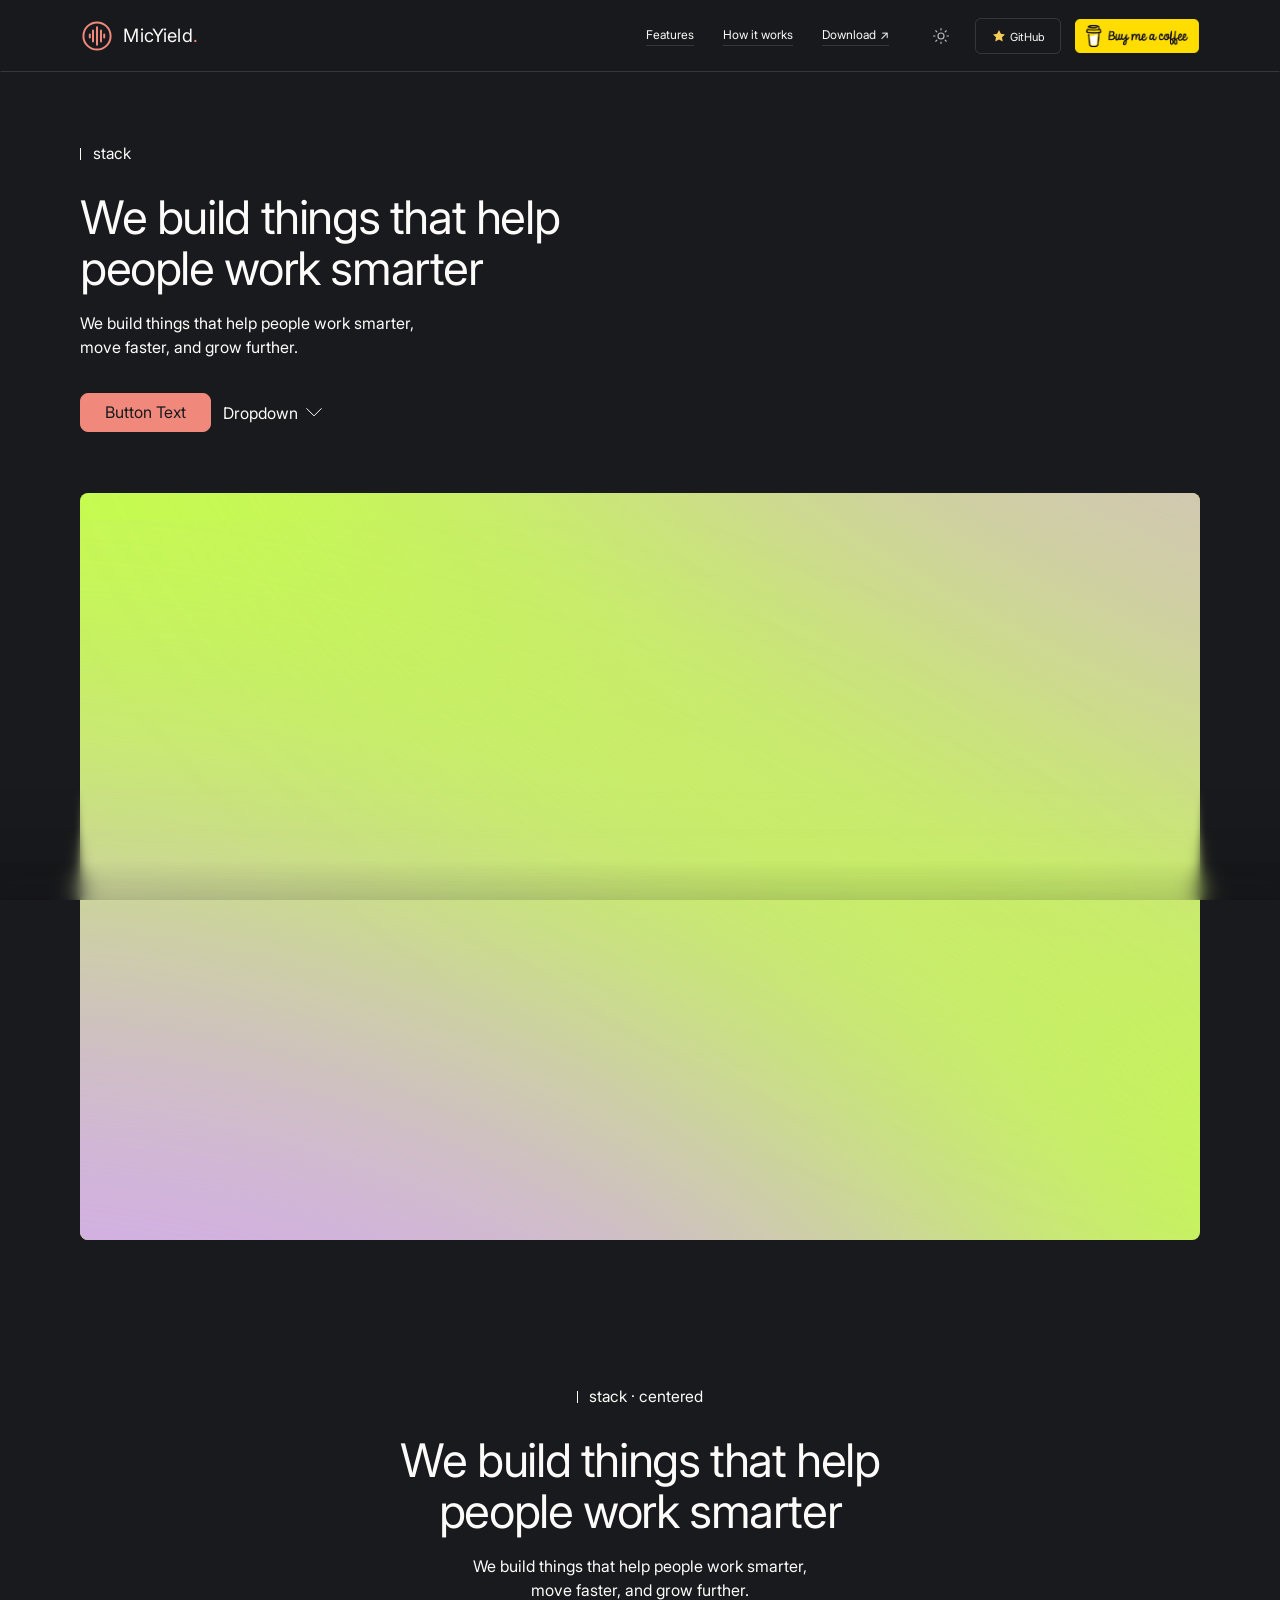
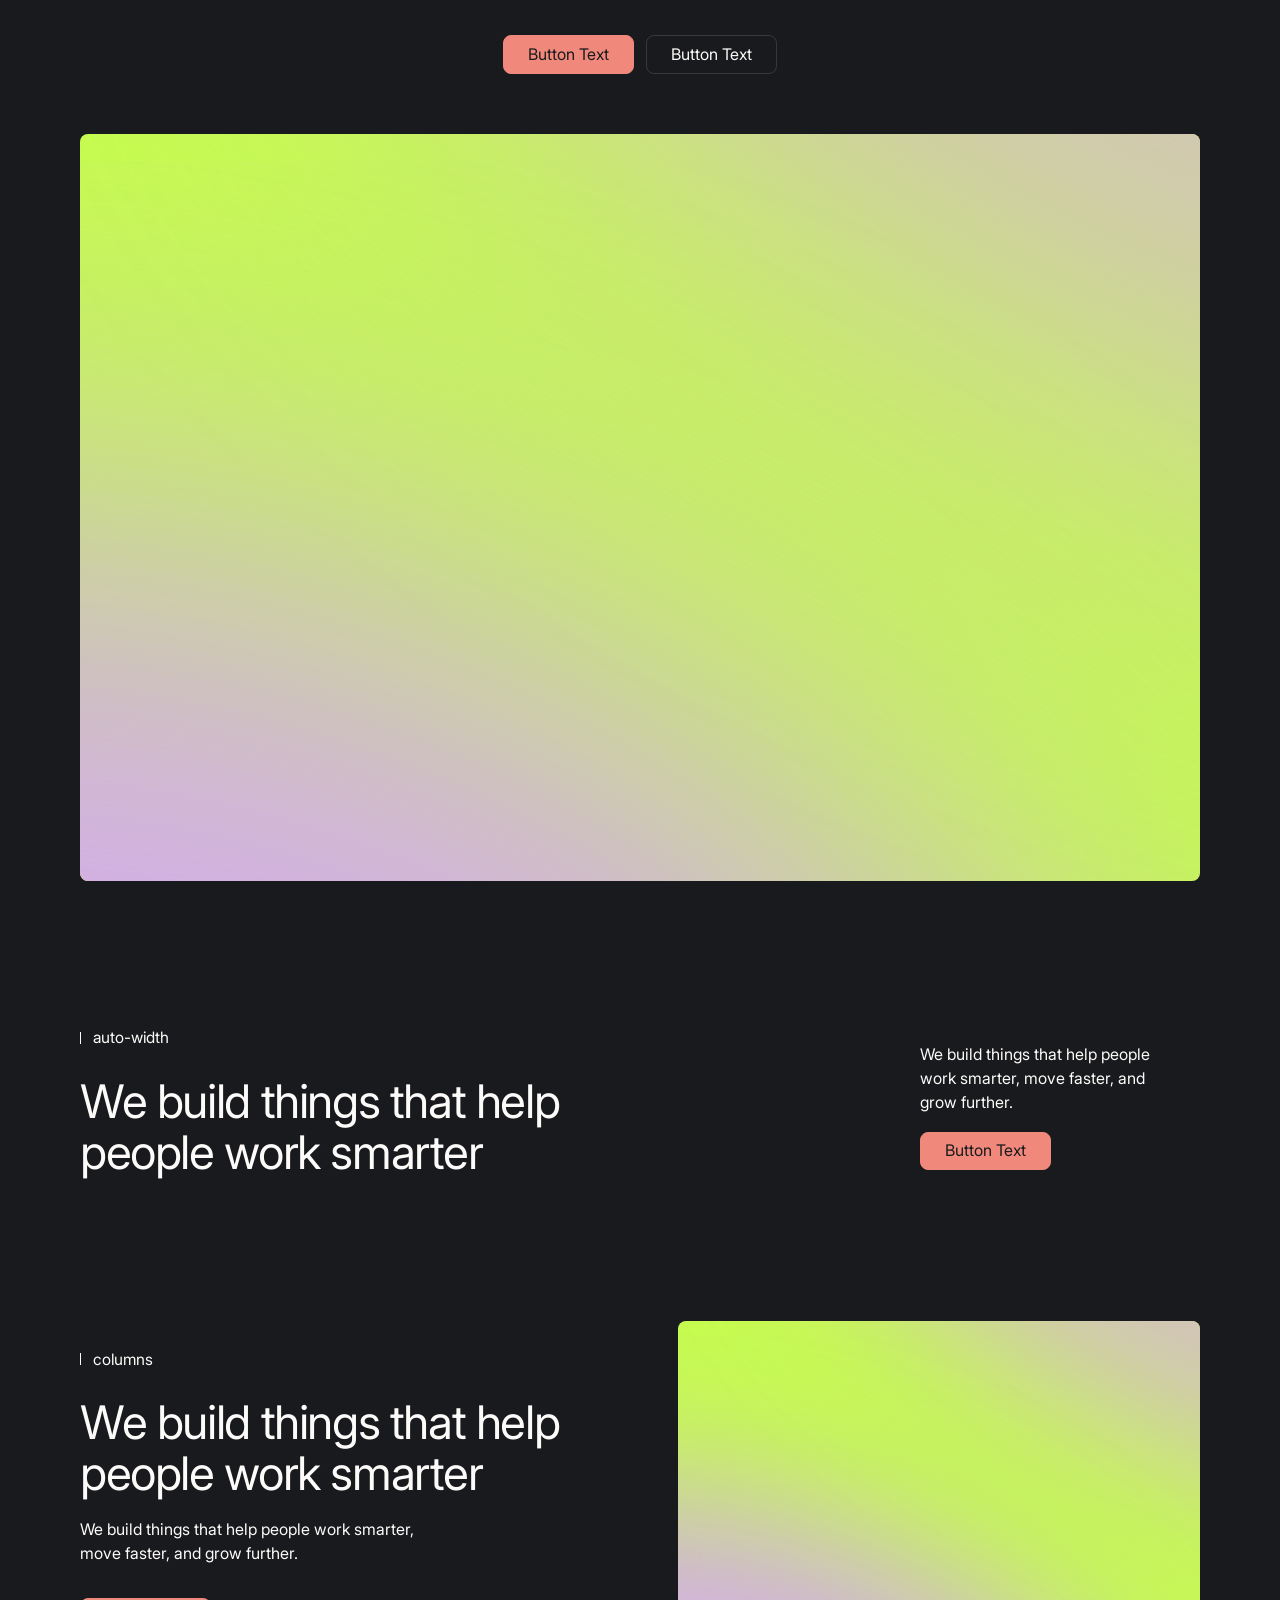
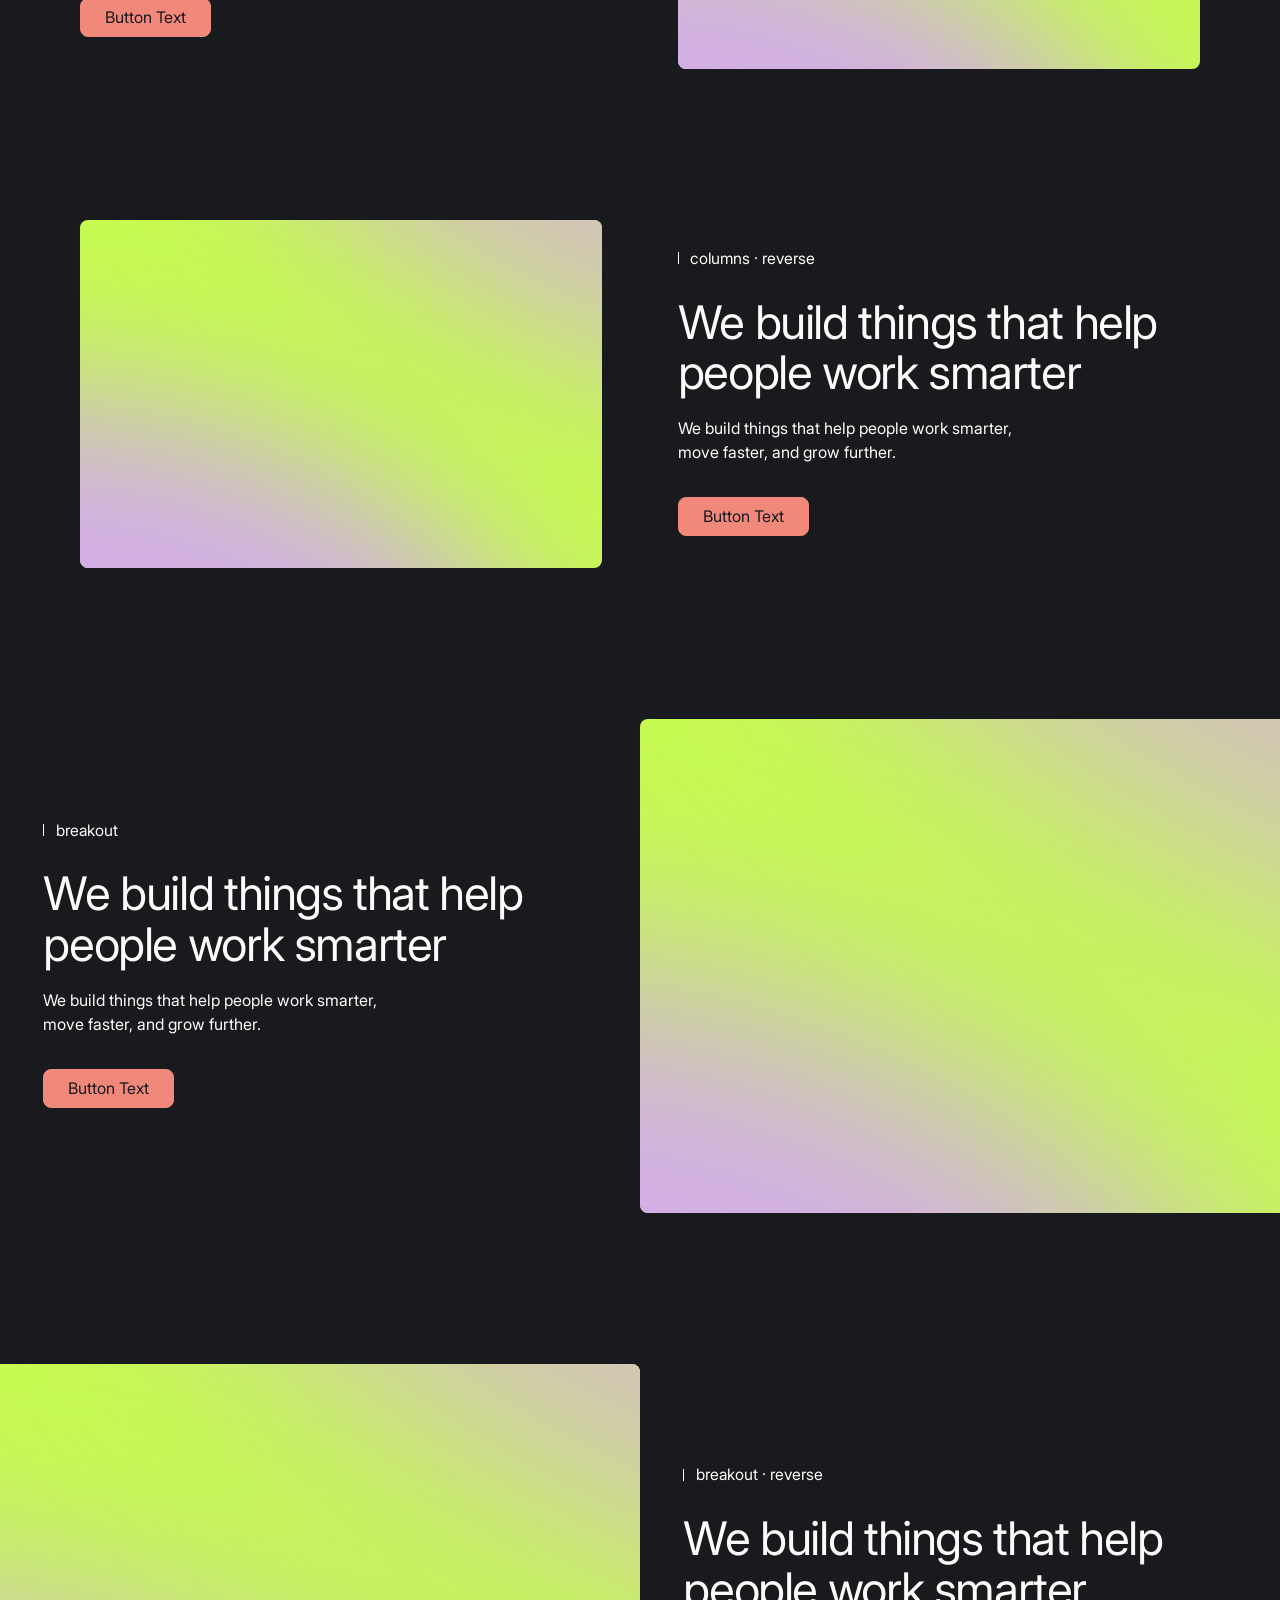
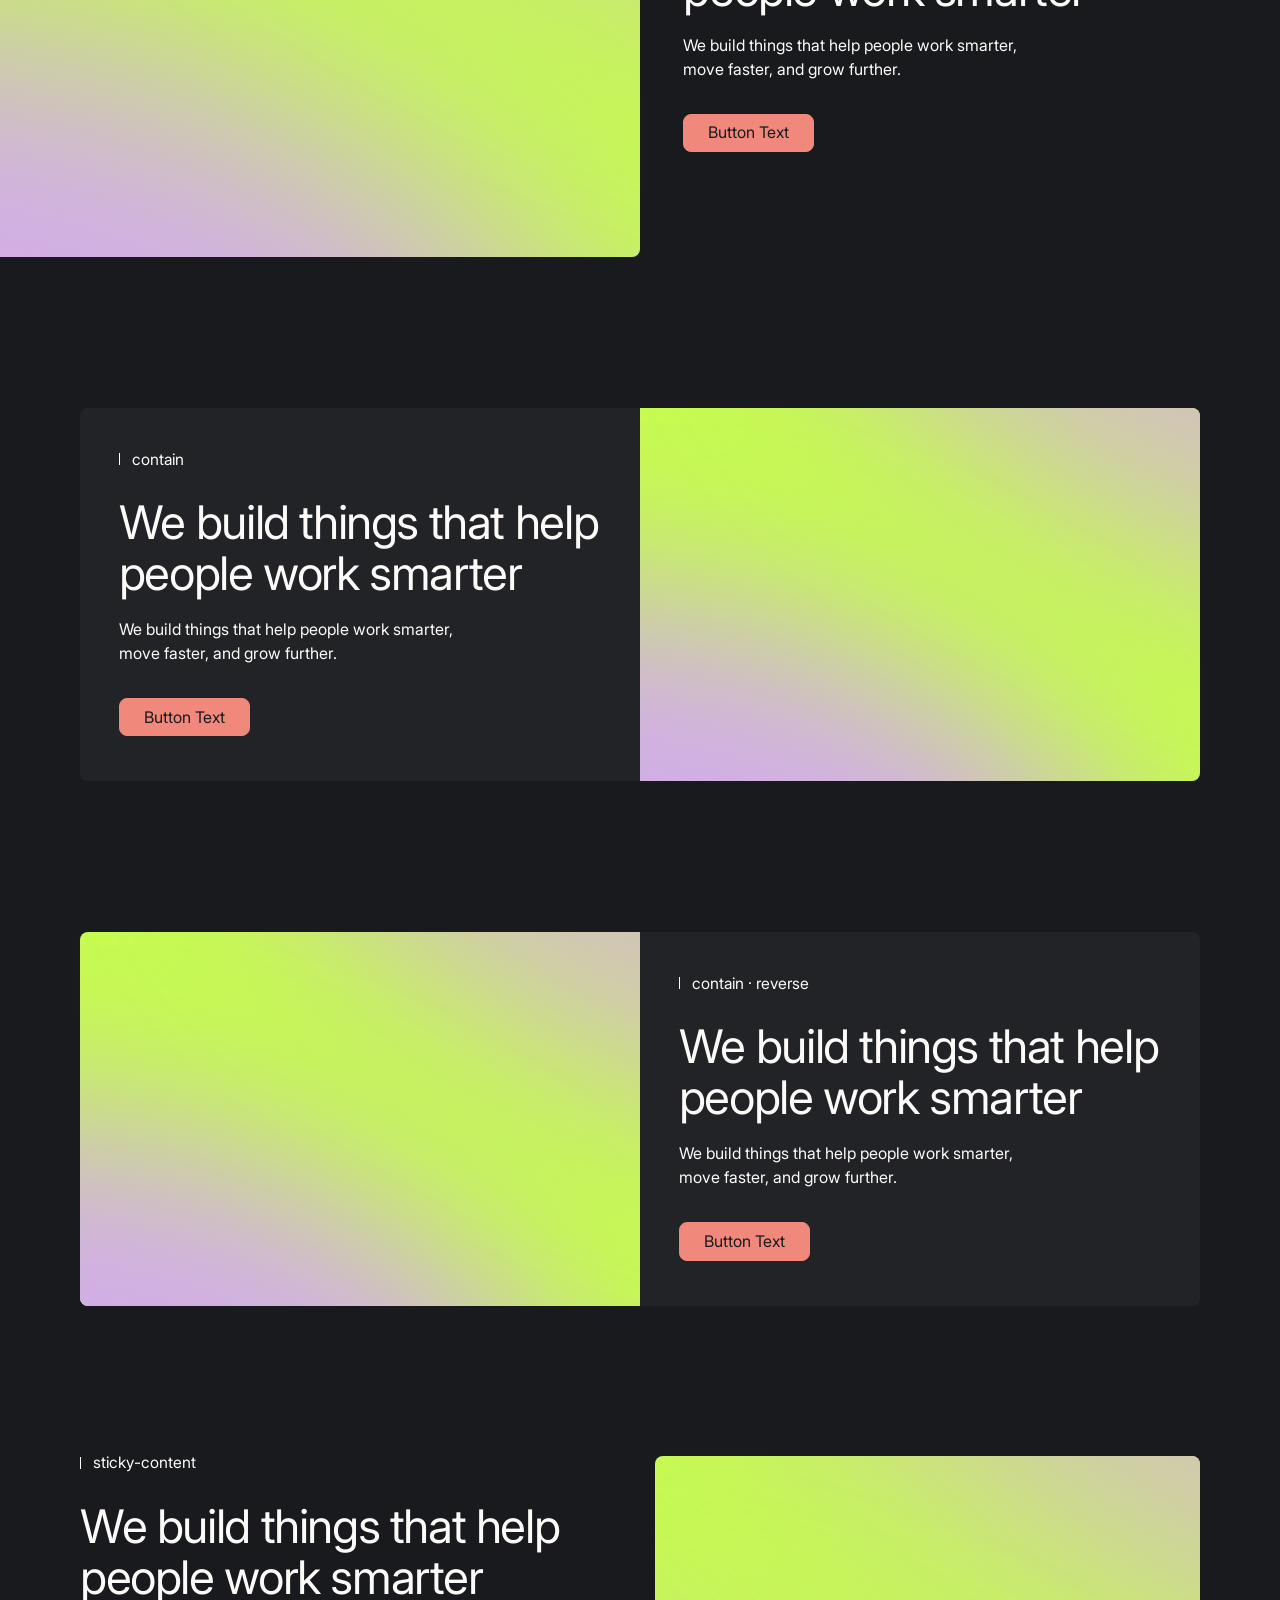
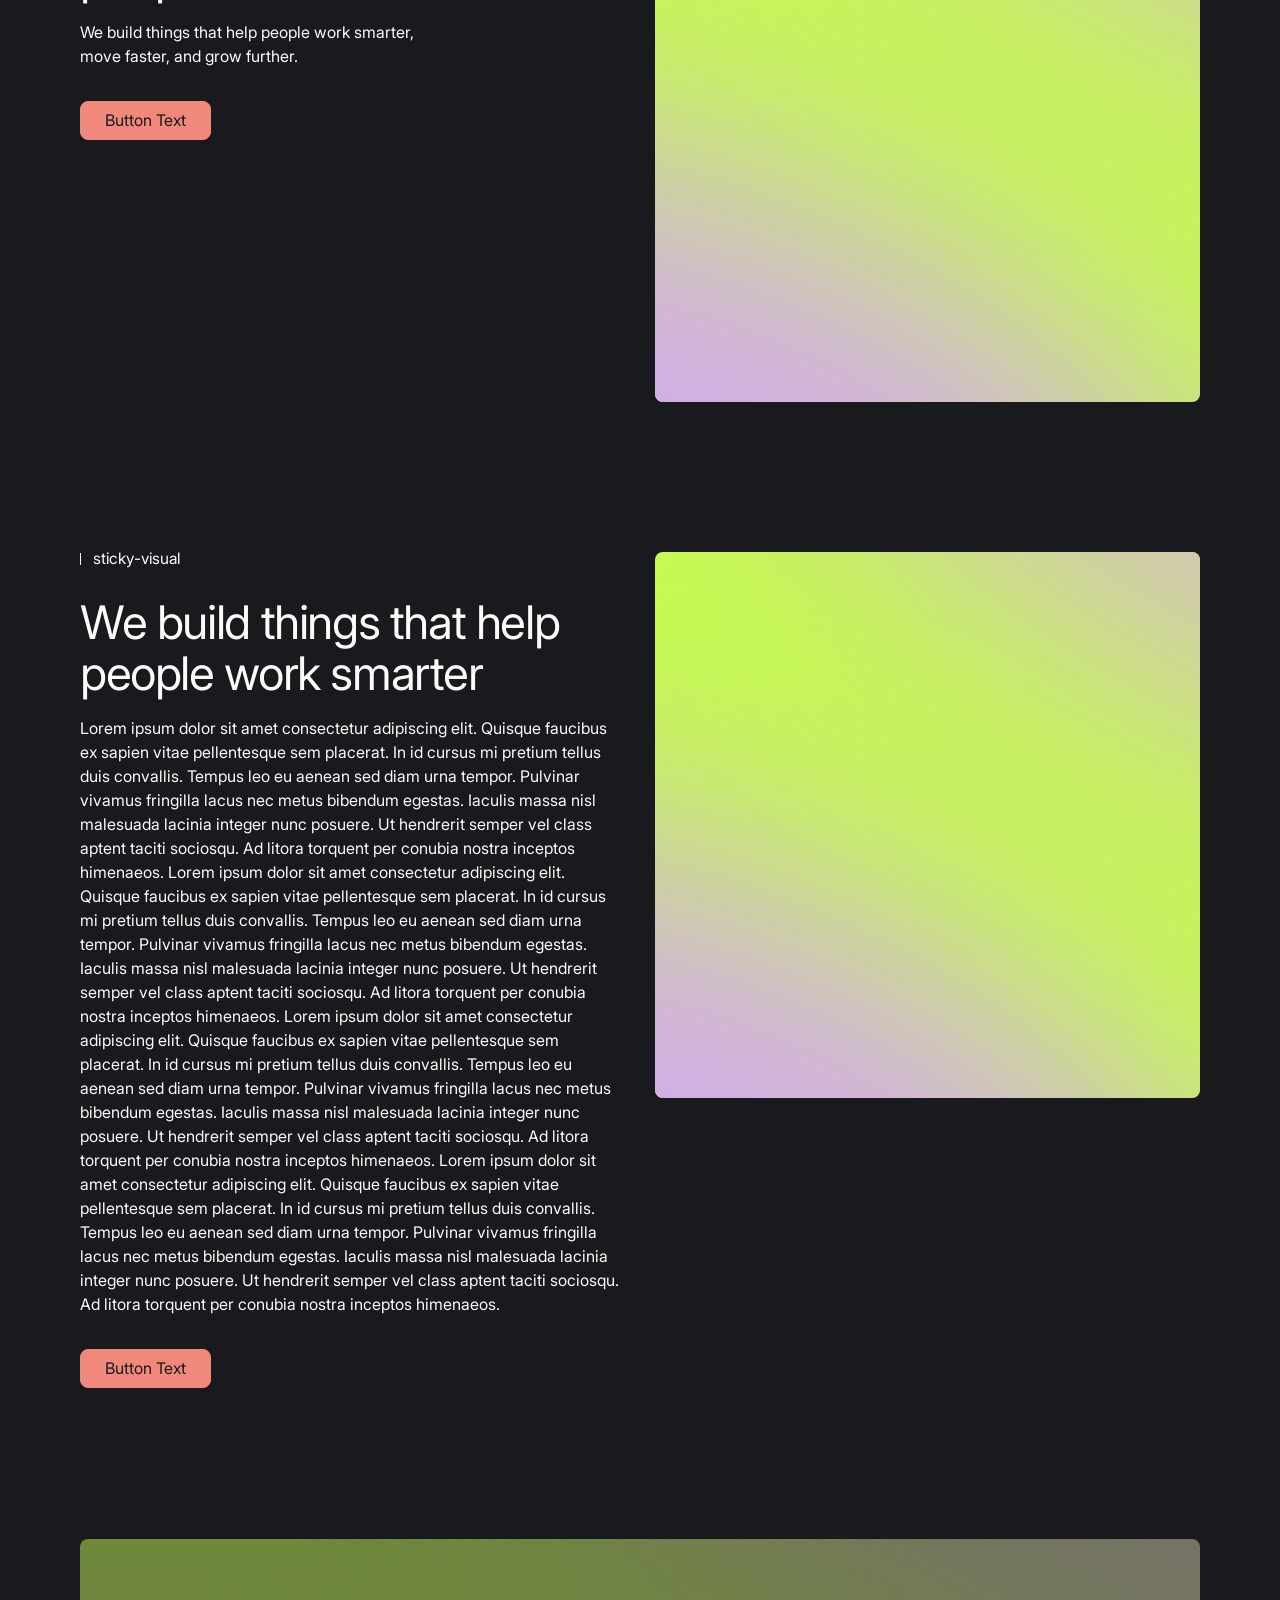
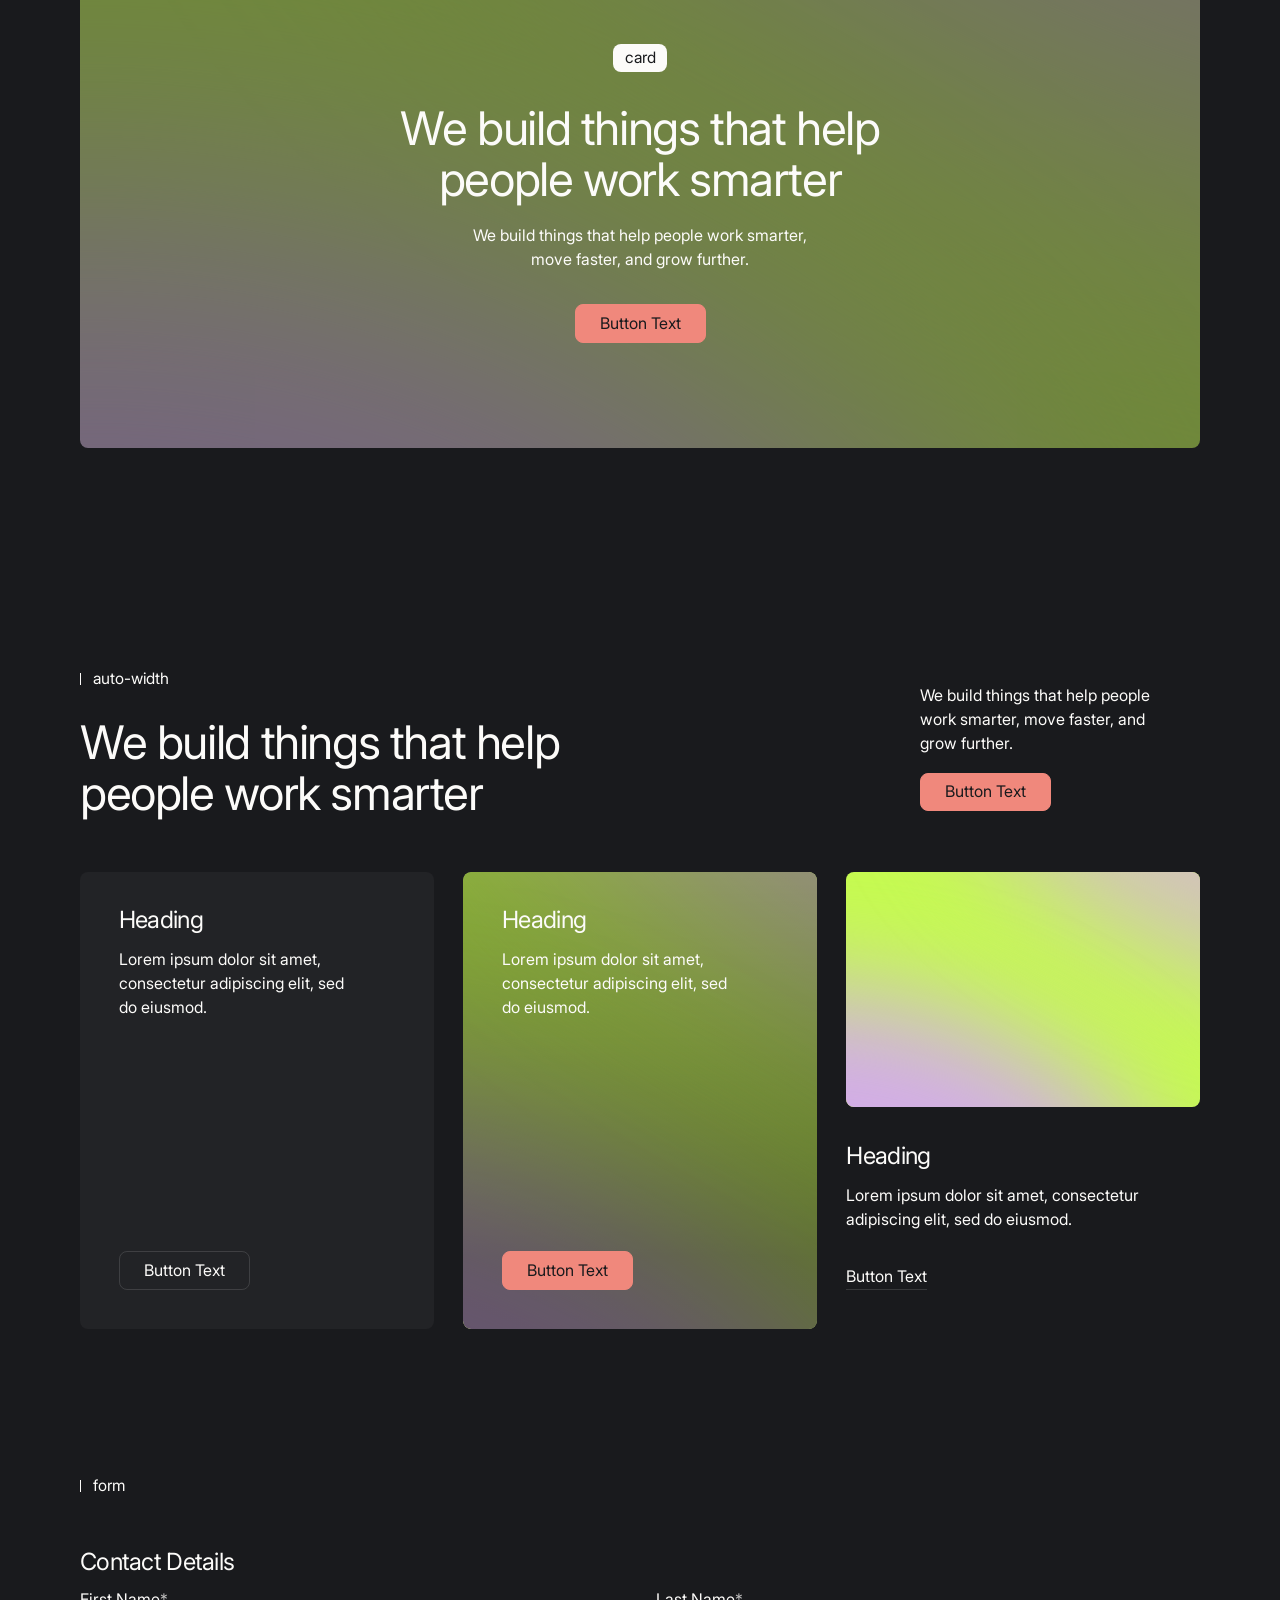
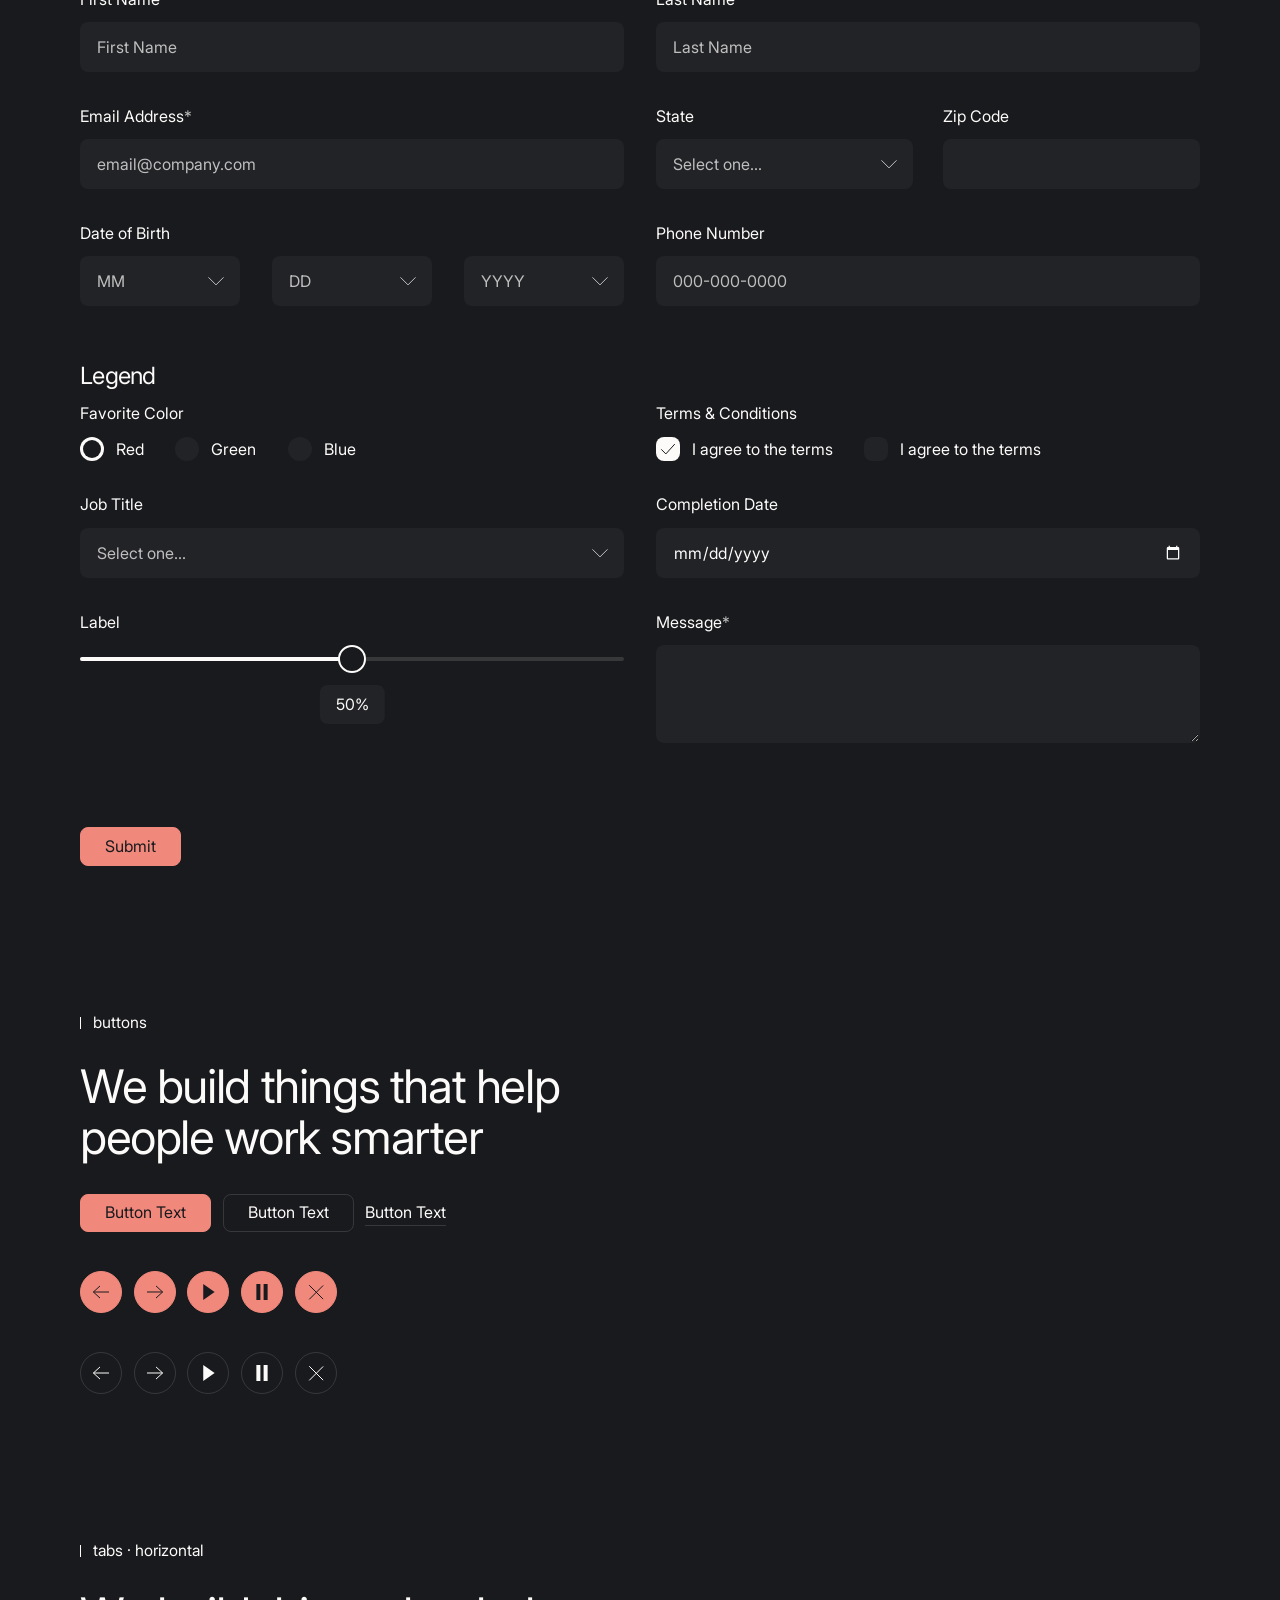
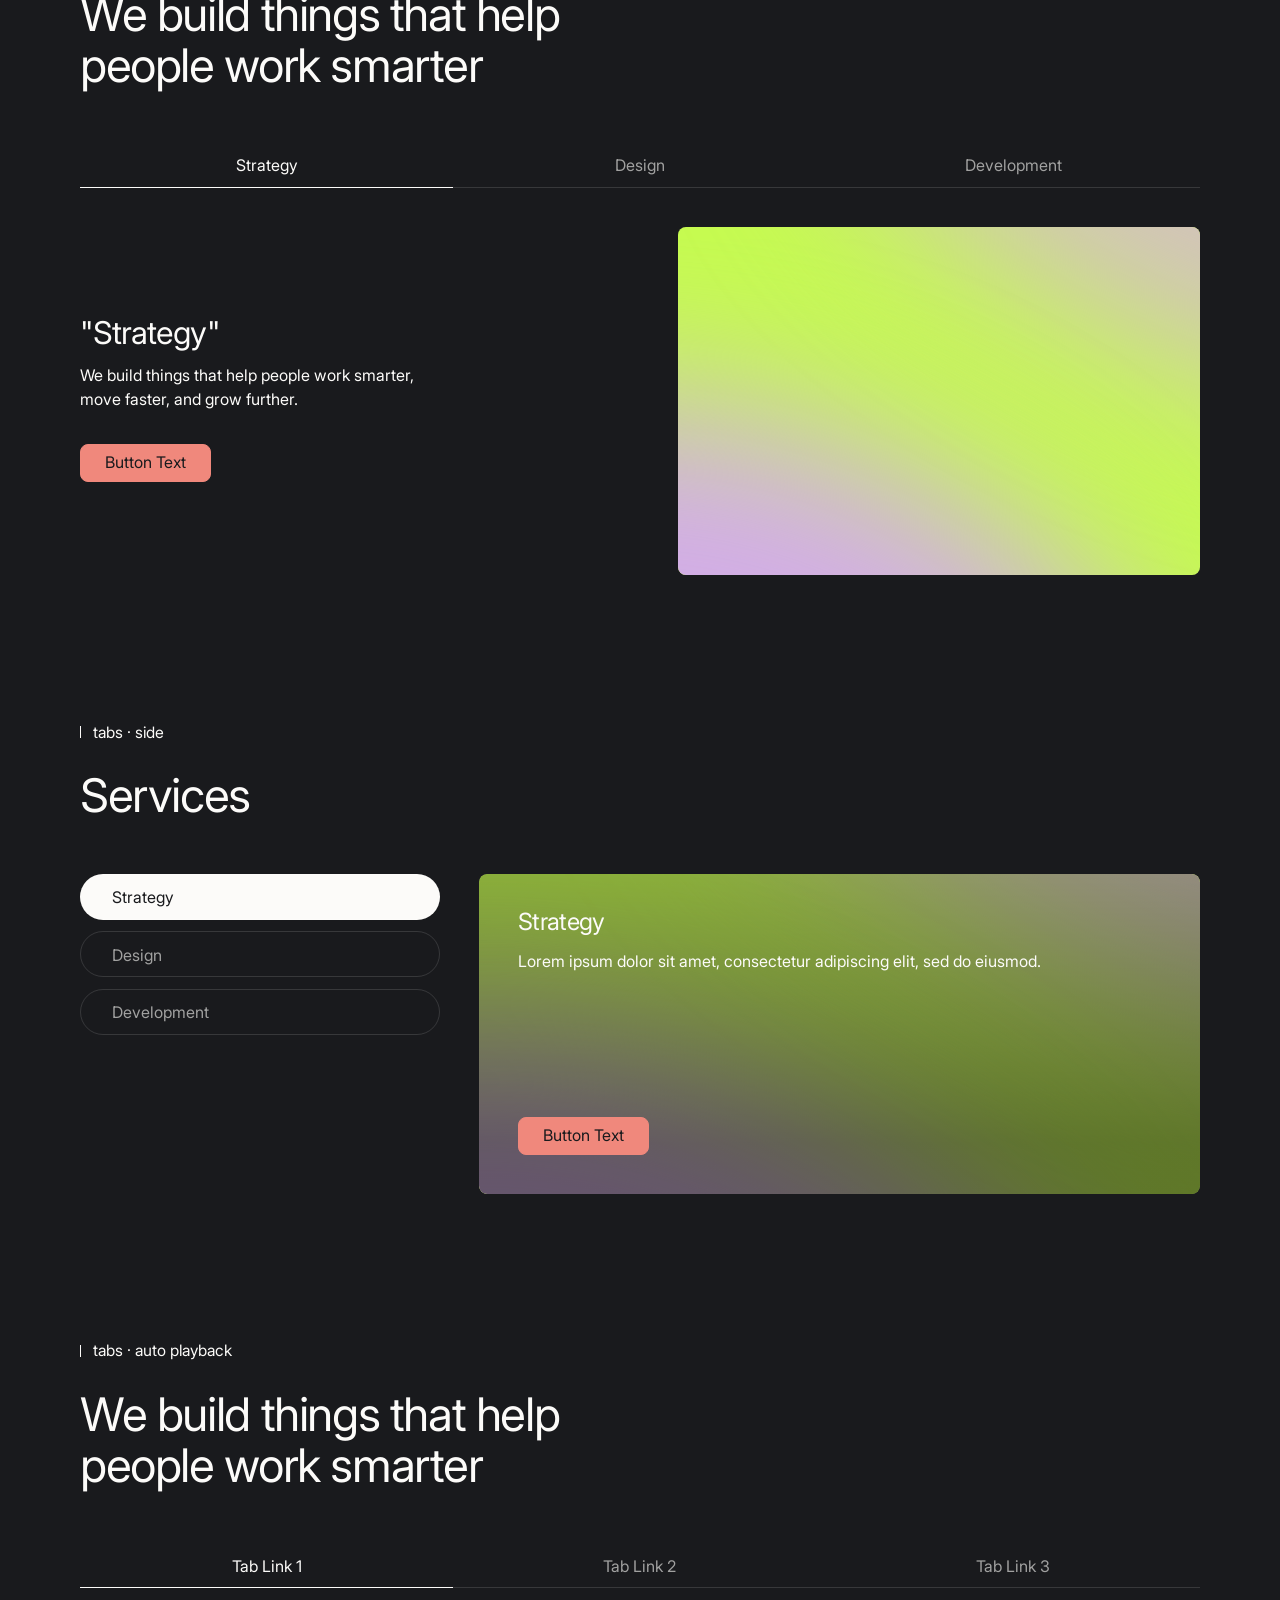
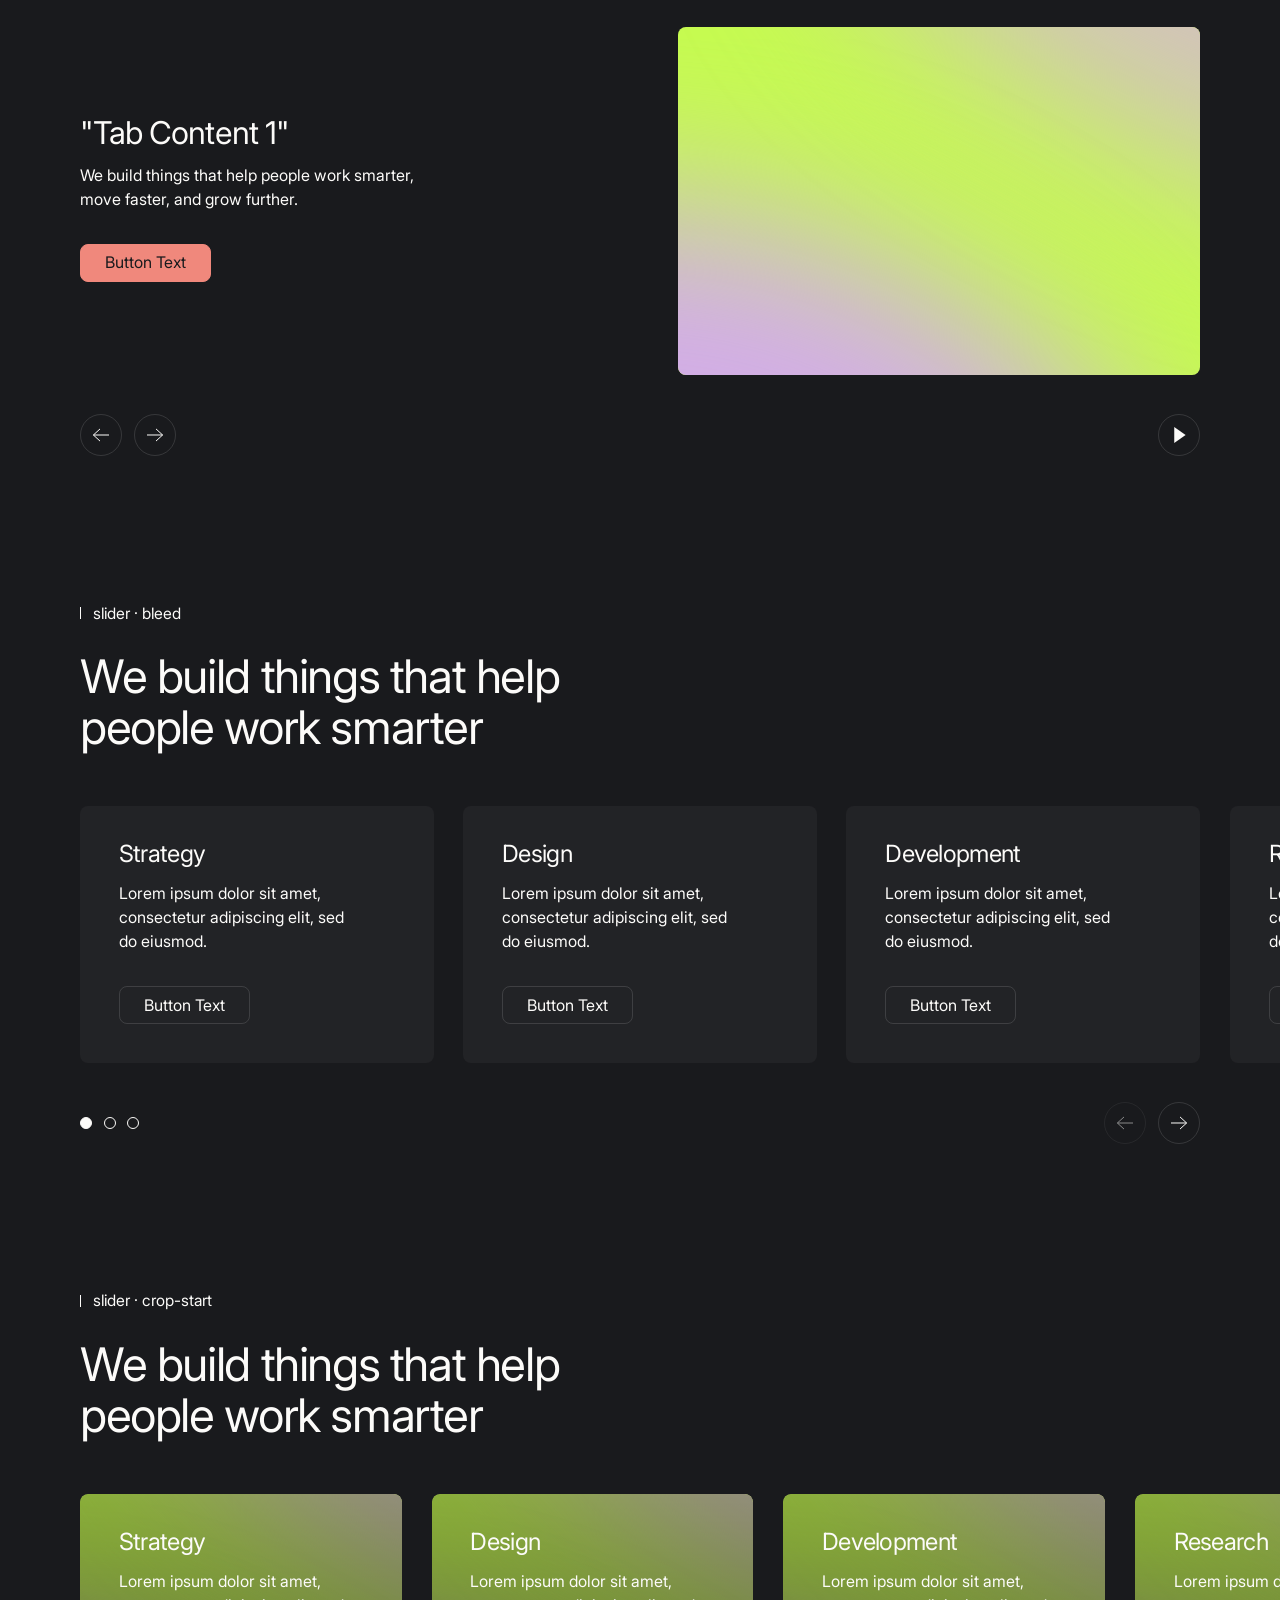
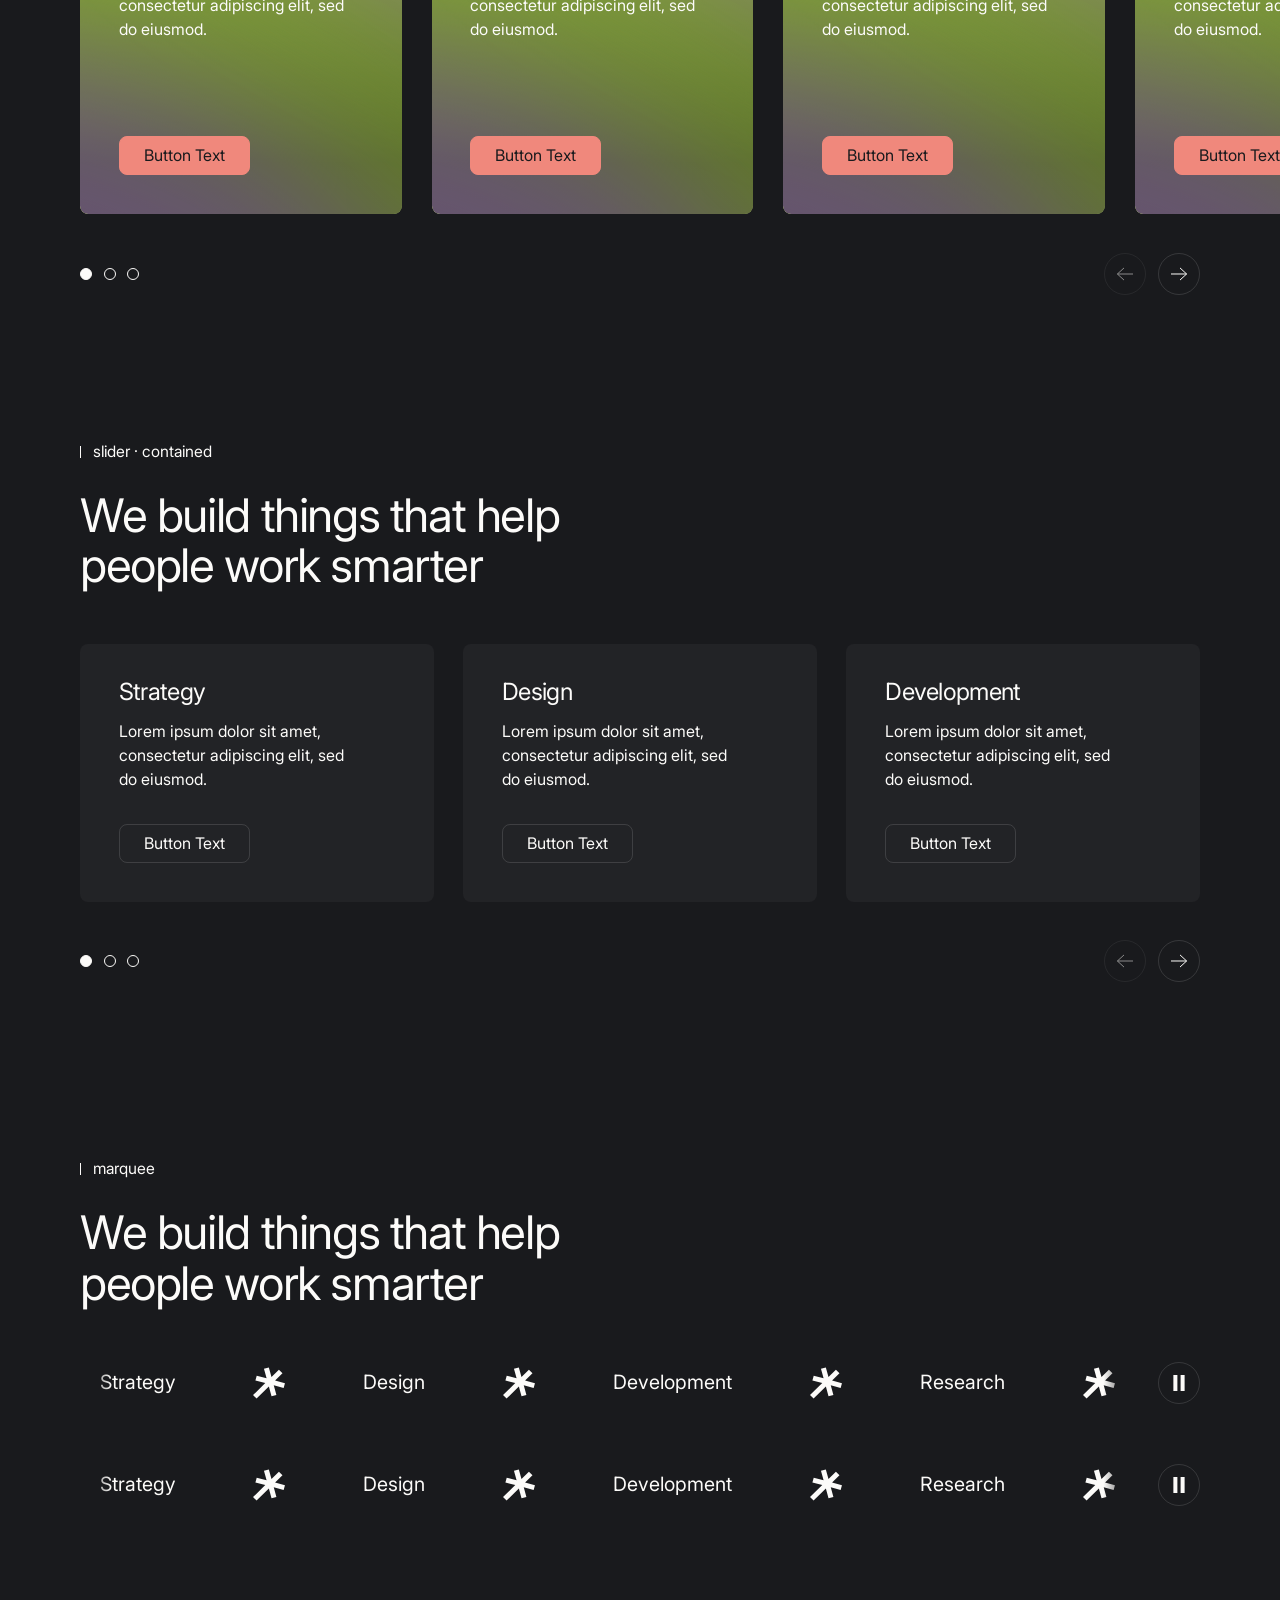
<file: example-components/index.html>
<!DOCTYPE html><html lang="en" class="theme-dark"><head><meta charset="utf-8"><style>
  @layer base, patterns, components, utilities;
</style><meta name="viewport" content="width=device-width, initial-scale=1"><style>@font-face{font-family:Inter-a7104050ada94962;src:url("/_astro/fonts/62d3b62d6a7271da.woff2") format("woff2");font-display:swap;font-weight:400;font-style:normal;}@font-face{font-family:"Inter-a7104050ada94962 fallback: Arial";src:local("Arial");font-display:swap;font-weight:400;font-style:normal;size-adjust:101.862%;ascent-override:95.1042%;descent-override:23.6802%;line-gap-override:0%;}:root{--font-inter:Inter-a7104050ada94962,"Inter-a7104050ada94962 fallback: Arial",sans-serif;}</style><link rel="preload" href="/_astro/fonts/62d3b62d6a7271da.woff2" as="font" type="font/woff2" crossorigin><title>Example Components | MicYield</title><meta name="description" content="Every layout variant, side by side."><link rel="canonical" href="https://micyield.xyz/example-components/"><link rel="sitemap" type="application/xml" href="https://micyield.xyz/sitemap-index.xml"><meta name="robots" content="noindex, nofollow"><meta property="og:type" content="website"><meta property="og:locale" content="en_US"><meta property="og:site_name" content="MicYield"><meta property="og:title" content="Example Components | MicYield"><meta property="og:description" content="Every layout variant, side by side."><meta property="og:url" content="https://micyield.xyz/example-components/"><meta property="og:image" content="https://micyield.xyz/og-image.jpg"><meta property="og:image:alt" content="MicYield. Quiet your Mac when your mic turns on."><meta property="og:image:width" content="1200"><meta property="og:image:height" content="630"><meta property="og:image:type" content="image/jpeg"><meta name="twitter:card" content="summary_large_image"><meta name="twitter:title" content="Example Components | MicYield"><meta name="twitter:description" content="Every layout variant, side by side."><meta name="twitter:image" content="https://micyield.xyz/og-image.jpg"><meta name="twitter:image:alt" content="MicYield. Quiet your Mac when your mic turns on."><link rel="icon" type="image/svg+xml" href="/favicon.svg"><meta name="generator" content="Astro v7.2.9"><script data-locale-redirect>(function(){const canRedirect = false;

  (() => {
    if (!canRedirect) return;
    const requested = new URLSearchParams(location.search).get("lang");
    const explicit =
      requested === "en" || requested === "ru" ? requested : null;
    let stored = null;
    try {
      const value = localStorage.getItem("micyield-language");
      if (value === "en" || value === "ru") stored = value;
      if (explicit) localStorage.setItem("micyield-language", explicit);
    } catch {}
    const primary = (navigator.languages?.[0] || navigator.language || "en")
      .split(/[-_]/)[0]
      .toLowerCase();
    const preferred = explicit || stored || (primary === "ru" ? "ru" : "en");
    if (preferred !== "ru") return;
    const match = /^\/(preview|download)\/?$/.exec(location.pathname);
    const page = match ? `/${match[1]}/` : "/";
    document.documentElement.dataset.localeRedirecting = "true";
    location.replace("/ru" + page + location.search + location.hash);
  })();
})();</script><script>
      try {
        const stored = localStorage.getItem("landpack-theme");
        if (stored === "dark" || stored === "light") {
          document.documentElement.classList.remove(
            "theme-light",
            "theme-dark",
          );
          document.documentElement.classList.add("theme-" + stored);
        }
      } catch {}
    </script><link rel="stylesheet" href="/_astro/Heading.B1B6th6Y.css"><style>@layer components{.layout{--_visual-ratio:3 / 2;--_alignment:start;--_column-count:1;column-gap:var(--site-gutter);row-gap:var(--space-8);grid-template-columns:repeat(var(--_column-count), minmax(0, 1fr));flex-direction:column;align-items:stretch;width:100%;display:flex}.layout>*{align-items:var(--_alignment,start);text-align:var(--_alignment,start);flex-direction:column;width:100%;max-width:100%;display:flex}.layout>:first-child{align-self:center}.layout>:last-child:not(:has(>:not(.image,.video,.overlay))){border-radius:var(--radius-small);aspect-ratio:var(--_visual-ratio);position:relative}.layout>:last-child:not(:has(>:not(.image,.video,.overlay)))>:is(.image,.video,.overlay){border-radius:inherit;width:100%;height:100%;position:absolute;inset:0}.layout.centered{--_alignment:center}.layout.auto-width{justify-content:space-between;align-items:end;row-gap:var(--space-6);flex-flow:wrap}.layout.auto-width>*{align-self:unset;width:auto}.layout.auto-width>:last-child{min-width:min(4rem,100%)}.layout.columns{column-gap:var(--section-space-small);display:grid}@media (min-width:64rem){.layout.columns{--_column-count:2}.layout.columns.reversed>:last-child{order:-1}}.layout.sticky-content{--_visual-ratio:1 / 1;display:grid}@media (min-width:64rem){.layout.sticky-content{--_column-count:2}.layout.sticky-content>:first-child{top:calc(var(--site-margin) + var(--nav-height));align-self:start;position:sticky}}.layout.sticky-visual{--_visual-ratio:1 / 1;display:grid}@media (min-width:64rem){.layout.sticky-visual{--_column-count:2}.layout.sticky-visual>:first-child{align-self:start}.layout.sticky-visual>:last-child{top:calc(var(--site-margin) + var(--nav-height));max-height:calc(100svh - var(--nav-height) - var(--site-margin) * 2);align-self:start;position:sticky}}.layout.breakout{flex-shrink:0;align-self:center;gap:0;width:100vw;display:grid}.layout.breakout>:first-child{width:var(--site-width);padding-block:var(--section-space-medium);margin-inline:auto}.layout.breakout>:last-child{border-radius:0}@media (min-width:64rem){.layout.breakout{--_column-count:2}.layout.breakout>:first-child{max-width:calc(var(--max-width-main) / 2)}.layout.breakout>:last-child{border-top-left-radius:var(--radius-small);border-bottom-left-radius:var(--radius-small)}.layout.breakout.reversed>:last-child{border-top-left-radius:0;border-bottom-left-radius:0;border-top-right-radius:var(--radius-small);border-bottom-right-radius:var(--radius-small);order:-1}}.layout.contain{background-color:var(--background-2);border-radius:var(--radius-main);gap:0;display:grid;position:relative;overflow:clip}.layout.contain>:first-child{padding:var(--space-6)}.layout.contain>:last-child{border-radius:0}@media (min-width:64rem){.layout.contain{--_column-count:2}.layout.contain.reversed>:last-child{order:-1}}.layout.card-layout{border-radius:var(--radius-main);justify-content:center;min-height:26rem;position:relative;overflow:clip}.layout.card-layout>:first-child{padding:var(--space-6);padding-block:var(--section-space-medium);padding-inline:var(--space-5);z-index:1;--_alignment:center;position:relative}.layout.card-layout>:last-child{width:100%;height:100%;opacity:calc(var(--_media-opacity,70) / 100);pointer-events:none;border-radius:0;position:absolute;inset:0}}
</style><link rel="stylesheet" href="/_astro/RichText.DrKk6LuZ.css"><link rel="stylesheet" href="/_astro/example-components.Coigepyk.css"></head><body><a href="#main" class="button_wrap skip-link"><span class="button_text text-style-trim">Skip to main content</span></a><header class="nav_wrap" data-locale="en"><div class="nav_inner"><a class="nav_logo" href="/" aria-label="MicYield home"><svg class="project-mark" viewBox="0 0 40 40" aria-hidden="true" fill="none" stroke="currentColor" stroke-width="2.5" stroke-linecap="round"><circle cx="20" cy="20" r="17"></circle><path d="M11 18v4m4-9v14m5-18v22m5-18v14m4-9v4"></path></svg><span>MicYield<span class="nav_logo_dot">.</span></span></a><nav class="nav_links" aria-label="Main"><a href="/#features" class="button_wrap link"><span class="button_text text-style-trim">Features</span></a><a href="/#get-started" class="button_wrap link"><span class="button_text text-style-trim">How it works</span></a><a href="/download/?start=1" class="button_wrap link"><span class="button_text text-style-trim">Download<span class="button_arrow up-right" aria-hidden="true">↗</span></span></a></nav><div class="nav_actions"><button class="nav_theme" type="button" aria-label="Switch to dark theme" data-theme-toggle hidden><svg class="nav_moon" width="18" height="18" viewBox="0 0 24 24" fill="none" stroke="currentColor" stroke-width="1.5" aria-hidden="true"><path d="M20.5 14a8.5 8.5 0 0 1-10.5-10.5A8.5 8.5 0 1 0 20.5 14Z"></path></svg><svg class="nav_sun" width="18" height="18" viewBox="0 0 24 24" fill="none" stroke="currentColor" stroke-width="1.5" stroke-linecap="round" aria-hidden="true"><circle cx="12" cy="12" r="4"></circle><path d="M12 2v2m0 16v2M2 12h2m16 0h2M5 5l1.5 1.5m11 11L19 19M5 19l1.5-1.5m11-11L19 5"></path></svg></button><a aria-label="View on GitHub" href="https://github.com/rnovikov1/MicYield" class="button_wrap secondary nav_github"><span class="button_text text-style-trim"><svg class="star_wrap" viewBox="0 0 24 24" fill="currentColor" stroke="none" stroke-width="1.6" stroke-linejoin="round" aria-hidden="true"><path d="m12 3 2.8 5.7 6.2.9-4.5 4.4 1.1 6.2-5.6-3-5.6 3 1.1-6.2L3 9.6l6.2-.9L12 3Z"></path></svg><span>GitHub</span></span></a><a class="nav_support" href="https://buymeacoffee.com/sosun" target="_blank" rel="noopener noreferrer" aria-label="Support MicYield on Buy Me a Coffee (opens in a new tab)"><img src="/images/buy-me-a-coffee.png" alt="Buy me a coffee" width="124" height="35"></a><button class="nav_menu" type="button" data-modal-open="mobile-navigation" aria-label="Open navigation" aria-controls="mobile-navigation" aria-expanded="false"><svg viewBox="0 0 24 24" width="24" height="24" fill="none" stroke="currentColor" stroke-width="1.5" stroke-linecap="round" aria-hidden="true"><path d="M4 7h16M4 12h16M4 17h16"></path></svg></button></div></div><dialog id="mobile-navigation" class="modal_wrap side-panel nav_drawer" aria-label="Navigation"><div class="modal_content"><button aria-label="Close" type="button" data-modal-close="true" class="button_wrap secondary close modal_close"><svg width="26" height="26" viewBox="0 0 26 26" fill="none" aria-hidden="true" class="icon small button_mark">
<path d="M2 2L24.6274 24.6274" stroke="currentColor" vector-effect="non-scaling-stroke" style="stroke-width: var(--border-width)" />
<path d="M2 25.0024L24.6274 2.375" stroke="currentColor" vector-effect="non-scaling-stroke" style="stroke-width: var(--border-width)" />
</svg></button><div class="modal_scroll" data-modal-scroll><div class="modal_body margin-trim"><span class="nav_drawer-title">MicYield</span><nav class="nav_drawer-links" aria-label="Mobile"><a href="/#features" data-modal-close="true" class="button_wrap link"><span class="button_text text-style-trim">Features</span></a><a href="/#get-started" data-modal-close="true" class="button_wrap link"><span class="button_text text-style-trim">How it works</span></a><a href="/download/?start=1" data-modal-close="true" class="button_wrap link"><span class="button_text text-style-trim">Download<span class="button_arrow up-right" aria-hidden="true">↗</span></span></a><a href="https://github.com/rnovikov1/MicYield" data-modal-close="true" class="button_wrap link"><span class="button_text text-style-trim"><svg class="star_wrap" viewBox="0 0 24 24" fill="currentColor" stroke="none" stroke-width="1.6" stroke-linejoin="round" aria-hidden="true"><path d="m12 3 2.8 5.7 6.2.9-4.5 4.4 1.1 6.2-5.6-3-5.6 3 1.1-6.2L3 9.6l6.2-.9L12 3Z"></path></svg>GitHub</span></a><a class="nav_support_drawer" href="https://buymeacoffee.com/sosun" target="_blank" rel="noopener noreferrer" aria-label="Support MicYield on Buy Me a Coffee (opens in a new tab)" data-modal-close><img src="/images/buy-me-a-coffee.png" alt="Buy me a coffee" width="164" height="46"></a></nav></div></div></div></dialog><script type="module">for(let e of document.querySelectorAll(`.modal_wrap`)){let t=e.querySelector(`[data-modal-scroll]`),n=()=>{e.open||(t&&(t.scrollTop=0),e.showModal(),e.dispatchEvent(new CustomEvent(`modal-open`,{bubbles:!0})))};e.addEventListener(`close`,()=>e.dispatchEvent(new CustomEvent(`modal-close`,{bubbles:!0})));let r=!1;e.addEventListener(`mousedown`,t=>{r=t.target===e}),e.addEventListener(`click`,t=>{let n=t.target;n instanceof Element&&((n.closest(`[data-modal-close]`)||r&&n===e)&&e.close(),r=!1)}),document.addEventListener(`click`,t=>{let r=t.target;r instanceof Element&&r.closest(`[data-modal-open="${e.id}"], a[href="#${e.id}"]`)&&(t.preventDefault(),n())});let i=new URL(location.href);i.searchParams.get(`modal`)===e.id&&(n(),i.searchParams.delete(`modal`),history.replaceState(history.state,``,i))}</script></header><script type="module">var e=document.querySelector(`.nav_wrap`);if(e){let t=document.querySelector(`#mobile-navigation`),n=e.querySelector(`.nav_menu`),r=Math.max(0,window.scrollY),i=!1,a=()=>e.classList.remove(`scroll-hidden`),o=()=>{let n=Math.max(0,Math.min(window.scrollY,document.documentElement.scrollHeight-window.innerHeight));e.classList.toggle(`scrolled`,n>0),n<=e.offsetHeight||n<r||t?.open?a():n>r&&e.classList.add(`scroll-hidden`),r=n,i=!1};o(),window.addEventListener(`scroll`,()=>{i||(i=!0,requestAnimationFrame(o))},{passive:!0}),window.addEventListener(`pageshow`,()=>{r=Math.max(0,window.scrollY),o(),a()}),e.addEventListener(`focusin`,a),t?.addEventListener(`modal-open`,()=>{a(),n?.setAttribute(`aria-expanded`,`true`)}),t?.addEventListener(`modal-close`,()=>{n?.setAttribute(`aria-expanded`,`false`),r=Math.max(0,window.scrollY)});let s=window.matchMedia(`(min-width: 48rem)`);s.addEventListener(`change`,()=>{s.matches&&t?.open&&t.close()})}var t=document.querySelector(`[data-theme-toggle]`);if(t){let e=document.documentElement.lang===`ru`;t.hidden=!1;let n=()=>t.setAttribute(`aria-label`,document.documentElement.classList.contains(`theme-dark`)?e?`Включить светлую тему`:`Switch to light theme`:e?`Включить тёмную тему`:`Switch to dark theme`);n(),t.addEventListener(`click`,()=>{let e=document.documentElement.classList.toggle(`theme-dark`);document.documentElement.classList.toggle(`theme-light`,!e);try{localStorage.setItem(`landpack-theme`,e?`dark`:`light`)}catch{}n()})}</script><main id="main" tabindex="-1"><section class="section padding-top-small padding-bottom-small"><div class="container"><div class="layout"><div><div class="eyebrow_wrap"><span class="eyebrow_marker" aria-hidden="true"></span><p class="eyebrow_text text-style-small">stack</p></div><h2 style="--_mw: 17ch;" class="heading text-style-h3">We build things that help people work smarter</h2><p style="--_mw: 36ch;" class="text">We build things that help people work smarter, move faster, and grow further.</p><div class="button-wrapper"><a href="/about" class="button_wrap"><span class="button_text text-style-trim">Button Text</span></a><details class="dropdown_wrap"><summary class="dropdown_toggle"><span class="dropdown_label text-style-trim">Dropdown</span><svg width="66" height="70" viewBox="0 0 66 70" fill="none" aria-hidden="true" class="icon small dropdown_icon">
<path d="M17 2L50 34.9999L17 68" stroke="currentColor" vector-effect="non-scaling-stroke" style="stroke-width: var(--border-width)" />
</svg></summary><div class="dropdown_content"><div class="dropdown_body margin-trim"><p class="text">Some text</p></div></div></details></div></div><div><img src="/_astro/lumos-background.5qCYr5D9_8x27H.svg" alt loading="lazy" slot="column2" decoding="async" width="1920" height="1080" class="image"></div></div></div></section><section class="section padding-top-small padding-bottom-small"><div class="container"><div class="layout centered"><div><div class="eyebrow_wrap"><span class="eyebrow_marker" aria-hidden="true"></span><p class="eyebrow_text text-style-small">stack · centered</p></div><h2 style="--_mw: 17ch;" class="heading text-style-h3">We build things that help people work smarter</h2><p style="--_mw: 36ch;" class="text">We build things that help people work smarter, move faster, and grow further.</p><div class="button-wrapper"><a href="/about" class="button_wrap"><span class="button_text text-style-trim">Button Text</span></a><button type="button" class="button_wrap secondary"><span class="button_text text-style-trim">Button Text</span></button></div></div><div><img src="/_astro/lumos-background.5qCYr5D9_8x27H.svg" alt loading="lazy" slot="column2" decoding="async" width="1920" height="1080" class="image"></div></div></div></section><section class="section padding-top-small padding-bottom-small"><div class="container"><div class="layout auto-width"><div><div class="eyebrow_wrap"><span class="eyebrow_marker" aria-hidden="true"></span><p class="eyebrow_text text-style-small">auto-width</p></div><h2 style="--_mw: 17ch;" class="heading text-style-h3">We build things that help people work smarter</h2></div><div><p style="--_mw: 28ch;" slot="column2" class="text">We build things that help people work smarter, move faster, and grow further.</p><div class="button-wrapper margin-top-4" slot="column2"><a href="/about" class="button_wrap"><span class="button_text text-style-trim">Button Text</span></a></div></div></div></div></section><section class="section padding-top-small padding-bottom-small"><div class="container"><div class="layout columns"><div><div class="eyebrow_wrap"><span class="eyebrow_marker" aria-hidden="true"></span><p class="eyebrow_text text-style-small">columns</p></div><h2 style="--_mw: 17ch;" class="heading text-style-h3">We build things that help people work smarter</h2><p style="--_mw: 36ch;" class="text">We build things that help people work smarter, move faster, and grow further.</p><div class="button-wrapper"><a href="/about" class="button_wrap"><span class="button_text text-style-trim">Button Text</span></a></div></div><div><img src="/_astro/lumos-background.5qCYr5D9_8x27H.svg" alt loading="lazy" slot="column2" decoding="async" width="1920" height="1080" class="image"></div></div></div></section><section class="section padding-top-small padding-bottom-small"><div class="container"><div class="layout columns reversed"><div><div class="eyebrow_wrap"><span class="eyebrow_marker" aria-hidden="true"></span><p class="eyebrow_text text-style-small">columns · reverse</p></div><h2 style="--_mw: 17ch;" class="heading text-style-h3">We build things that help people work smarter</h2><p style="--_mw: 36ch;" class="text">We build things that help people work smarter, move faster, and grow further.</p><div class="button-wrapper"><a href="/about" class="button_wrap"><span class="button_text text-style-trim">Button Text</span></a></div></div><div><img src="/_astro/lumos-background.5qCYr5D9_8x27H.svg" alt loading="lazy" slot="column2" decoding="async" width="1920" height="1080" class="image"></div></div></div></section><section class="section padding-top-small padding-bottom-small"><div class="container"><div class="layout breakout"><div><div class="eyebrow_wrap"><span class="eyebrow_marker" aria-hidden="true"></span><p class="eyebrow_text text-style-small">breakout</p></div><h2 style="--_mw: 17ch;" class="heading text-style-h3">We build things that help people work smarter</h2><p style="--_mw: 36ch;" class="text">We build things that help people work smarter, move faster, and grow further.</p><div class="button-wrapper"><a href="/about" class="button_wrap"><span class="button_text text-style-trim">Button Text</span></a></div></div><div><img src="/_astro/lumos-background.5qCYr5D9_8x27H.svg" alt loading="lazy" slot="column2" decoding="async" width="1920" height="1080" class="image"></div></div></div></section><section class="section padding-top-small padding-bottom-small"><div class="container"><div class="layout breakout reversed"><div><div class="eyebrow_wrap"><span class="eyebrow_marker" aria-hidden="true"></span><p class="eyebrow_text text-style-small">breakout · reverse</p></div><h2 style="--_mw: 17ch;" class="heading text-style-h3">We build things that help people work smarter</h2><p style="--_mw: 36ch;" class="text">We build things that help people work smarter, move faster, and grow further.</p><div class="button-wrapper"><a href="/about" class="button_wrap"><span class="button_text text-style-trim">Button Text</span></a></div></div><div><img src="/_astro/lumos-background.5qCYr5D9_8x27H.svg" alt loading="lazy" slot="column2" decoding="async" width="1920" height="1080" class="image"></div></div></div></section><section class="section padding-top-small padding-bottom-small"><div class="container"><div class="layout contain"><div><div class="eyebrow_wrap"><span class="eyebrow_marker" aria-hidden="true"></span><p class="eyebrow_text text-style-small">contain</p></div><h2 style="--_mw: 17ch;" class="heading text-style-h3">We build things that help people work smarter</h2><p style="--_mw: 36ch;" class="text">We build things that help people work smarter, move faster, and grow further.</p><div class="button-wrapper"><a href="/about" class="button_wrap"><span class="button_text text-style-trim">Button Text</span></a></div></div><div><img src="/_astro/lumos-background.5qCYr5D9_8x27H.svg" alt loading="lazy" slot="column2" decoding="async" width="1920" height="1080" class="image"></div></div></div></section><section class="section padding-top-small padding-bottom-small"><div class="container"><div class="layout contain reversed"><div><div class="eyebrow_wrap"><span class="eyebrow_marker" aria-hidden="true"></span><p class="eyebrow_text text-style-small">contain · reverse</p></div><h2 style="--_mw: 17ch;" class="heading text-style-h3">We build things that help people work smarter</h2><p style="--_mw: 36ch;" class="text">We build things that help people work smarter, move faster, and grow further.</p><div class="button-wrapper"><a href="/about" class="button_wrap"><span class="button_text text-style-trim">Button Text</span></a></div></div><div><img src="/_astro/lumos-background.5qCYr5D9_8x27H.svg" alt loading="lazy" slot="column2" decoding="async" width="1920" height="1080" class="image"></div></div></div></section><section class="section padding-top-small padding-bottom-small"><div class="container"><div class="layout sticky-content"><div><div class="eyebrow_wrap"><span class="eyebrow_marker" aria-hidden="true"></span><p class="eyebrow_text text-style-small">sticky-content</p></div><h2 style="--_mw: 17ch;" class="heading text-style-h3">We build things that help people work smarter</h2><p style="--_mw: 36ch;" class="text">We build things that help people work smarter, move faster, and grow further.</p><div class="button-wrapper"><a href="/about" class="button_wrap"><span class="button_text text-style-trim">Button Text</span></a></div></div><div><img src="/_astro/lumos-background.5qCYr5D9_8x27H.svg" alt loading="lazy" slot="column2" decoding="async" width="1920" height="1080" class="image"></div></div></div></section><section class="section padding-top-small padding-bottom-small"><div class="container"><div class="layout sticky-visual"><div><div class="eyebrow_wrap"><span class="eyebrow_marker" aria-hidden="true"></span><p class="eyebrow_text text-style-small">sticky-visual</p></div><h2 style="--_mw: 17ch;" class="heading text-style-h3">We build things that help people work smarter</h2><p class="text">Lorem ipsum dolor sit amet consectetur adipiscing elit. Quisque faucibus ex sapien vitae pellentesque sem placerat. In id cursus mi pretium tellus duis convallis. Tempus leo eu aenean sed diam urna tempor. Pulvinar vivamus fringilla lacus nec metus bibendum egestas. Iaculis massa nisl malesuada lacinia integer nunc posuere. Ut hendrerit semper vel class aptent taciti sociosqu. Ad litora torquent per conubia nostra inceptos himenaeos. Lorem ipsum dolor sit amet consectetur adipiscing elit. Quisque faucibus ex sapien vitae pellentesque sem placerat. In id cursus mi pretium tellus duis convallis. Tempus leo eu aenean sed diam urna tempor. Pulvinar vivamus fringilla lacus nec metus bibendum egestas. Iaculis massa nisl malesuada lacinia integer nunc posuere. Ut hendrerit semper vel class aptent taciti sociosqu. Ad litora torquent per conubia nostra inceptos himenaeos. Lorem ipsum dolor sit amet consectetur adipiscing elit. Quisque faucibus ex sapien vitae pellentesque sem placerat. In id cursus mi pretium tellus duis convallis. Tempus leo eu aenean sed diam urna tempor. Pulvinar vivamus fringilla lacus nec metus bibendum egestas. Iaculis massa nisl malesuada lacinia integer nunc posuere. Ut hendrerit semper vel class aptent taciti sociosqu. Ad litora torquent per conubia nostra inceptos himenaeos. Lorem ipsum dolor sit amet consectetur adipiscing elit. Quisque faucibus ex sapien vitae pellentesque sem placerat. In id cursus mi pretium tellus duis convallis. Tempus leo eu aenean sed diam urna tempor. Pulvinar vivamus fringilla lacus nec metus bibendum egestas. Iaculis massa nisl malesuada lacinia integer nunc posuere. Ut hendrerit semper vel class aptent taciti sociosqu. Ad litora torquent per conubia nostra inceptos himenaeos.</p><div class="button-wrapper"><a href="/about" class="button_wrap"><span class="button_text text-style-trim">Button Text</span></a></div></div><div><img src="/_astro/lumos-background.5qCYr5D9_8x27H.svg" alt loading="lazy" slot="column2" decoding="async" width="1920" height="1080" class="image"></div></div></div></section><section class="section padding-top-small padding-bottom-large"><div class="container"><div class="layout card-layout theme-dark" style="--_media-opacity: 50"><div><div class="eyebrow_wrap tag"><p class="eyebrow_text text-style-small">card</p></div><h2 style="--_mw: 17ch;" class="heading text-style-h3">We build things that help people work smarter</h2><p style="--_mw: 36ch;" class="text">We build things that help people work smarter, move faster, and grow further.</p><div class="button-wrapper"><a href="/about" class="button_wrap"><span class="button_text text-style-trim">Button Text</span></a></div></div><div><img src="/_astro/lumos-background.5qCYr5D9_8x27H.svg" alt loading="lazy" slot="column2" decoding="async" width="1920" height="1080" class="image"></div></div></div></section><section class="section padding-top-small padding-bottom-small"><div class="container"><div class="layout auto-width"><div><div class="eyebrow_wrap"><span class="eyebrow_marker" aria-hidden="true"></span><p class="eyebrow_text text-style-small">auto-width</p></div><h2 style="--_mw: 17ch;" class="heading text-style-h3">We build things that help people work smarter</h2></div><div><p style="--_mw: 28ch;" slot="column2" class="text">We build things that help people work smarter, move faster, and grow further.</p><div class="button-wrapper margin-top-4" slot="column2"><a href="/about" class="button_wrap"><span class="button_text text-style-trim">Button Text</span></a></div></div></div><div class="grid" style="--_cols-md: 3"><div class="card_wrap"><div class="card_content margin-trim"><h3 class="heading text-style-h5">Heading</h3><p class="text">Lorem ipsum dolor sit amet, consectetur adipiscing elit, sed do eiusmod.</p><div class="button-wrapper"><a href="/about" class="button_wrap secondary"><span class="button_text text-style-trim">Button Text</span></a></div></div></div><div class="card_wrap cover theme-dark"><div class="card_visual"><img src="/_astro/lumos-background.5qCYr5D9_8x27H.svg" alt loading="lazy" decoding="async" width="1920" height="1080" class="image"><div class="overlay gradient" style="--_strength: 50;"></div></div><div class="card_content margin-trim"><h3 class="heading text-style-h5">Heading</h3><p class="text">Lorem ipsum dolor sit amet, consectetur adipiscing elit, sed do eiusmod.</p><div class="button-wrapper"><a href="/about" class="button_wrap"><span class="button_text text-style-trim">Button Text</span></a></div></div></div><div class="card_wrap stacked"><div class="card_visual"><img src="/_astro/lumos-background.5qCYr5D9_8x27H.svg" alt loading="lazy" decoding="async" width="1920" height="1080" class="image"></div><div class="card_content margin-trim"><h3 class="heading text-style-h5">Heading</h3><p class="text">Lorem ipsum dolor sit amet, consectetur adipiscing elit, sed do eiusmod.</p><div class="button-wrapper"><a href="/about" class="button_wrap link"><span class="button_text text-style-trim">Button Text</span></a></div></div></div></div></div></section><section class="section padding-top-small padding-bottom-small"><div class="container"><div class="layout"><div><div class="eyebrow_wrap"><span class="eyebrow_marker" aria-hidden="true"></span><p class="eyebrow_text text-style-small">form</p></div></div></div><div class="form_wrap" data-state="idle"><form class="form_fields" name="contact" method="post"><fieldset class="form-fieldset columns"><legend class="form-fieldset_legend form-fieldset_legend-heading text-style-h5">Contact Details</legend><div class="form-fieldset_fields"><label class="field form-input"><span class="field-label text-style-main"><span>First Name</span><span class="field-star" aria-hidden="true">*</span></span><input class="field-control text-style-main" type="text" name="first-name" placeholder="First Name" inputmode="text" autocomplete="given-name" required></label><label class="field form-input"><span class="field-label text-style-main"><span>Last Name</span><span class="field-star" aria-hidden="true">*</span></span><input class="field-control text-style-main" type="text" name="last-name" placeholder="Last Name" inputmode="text" autocomplete="family-name" required></label><label class="field form-input"><span class="field-label text-style-main"><span>Email Address</span><span class="field-star" aria-hidden="true">*</span></span><input class="field-control text-style-main" type="email" name="email-address" placeholder="email@company.com" inputmode="email" autocomplete="email" required></label><div class="grid" style="--_cols-md: 2"><label class="field form-select"><span class="field-label text-style-main"><span>State</span></span><span class="form-select_control"><select class="field-control form-select_field text-style-main" name="state"><option value="" disabled selected hidden>Select one…</option><option value="AL">Alabama</option><option value="AK">Alaska</option><option value="AZ">Arizona</option><option value="AR">Arkansas</option><option value="CA">California</option><option value="CO">Colorado</option><option value="CT">Connecticut</option><option value="DE">Delaware</option><option value="FL">Florida</option><option value="GA">Georgia</option><option value="HI">Hawaii</option><option value="ID">Idaho</option><option value="IL">Illinois</option><option value="IN">Indiana</option><option value="IA">Iowa</option><option value="KS">Kansas</option><option value="KY">Kentucky</option><option value="LA">Louisiana</option><option value="ME">Maine</option><option value="MD">Maryland</option><option value="MA">Massachusetts</option><option value="MI">Michigan</option><option value="MN">Minnesota</option><option value="MS">Mississippi</option><option value="MO">Missouri</option><option value="MT">Montana</option><option value="NE">Nebraska</option><option value="NV">Nevada</option><option value="NH">New Hampshire</option><option value="NJ">New Jersey</option><option value="NM">New Mexico</option><option value="NY">New York</option><option value="NC">North Carolina</option><option value="ND">North Dakota</option><option value="OH">Ohio</option><option value="OK">Oklahoma</option><option value="OR">Oregon</option><option value="PA">Pennsylvania</option><option value="RI">Rhode Island</option><option value="SC">South Carolina</option><option value="SD">South Dakota</option><option value="TN">Tennessee</option><option value="TX">Texas</option><option value="UT">Utah</option><option value="VT">Vermont</option><option value="VA">Virginia</option><option value="WA">Washington</option><option value="WV">West Virginia</option><option value="WI">Wisconsin</option><option value="WY">Wyoming</option></select><svg width="66" height="70" viewBox="0 0 66 70" fill="none" aria-hidden="true" class="icon small form-select_mark">
<path d="M17 2L50 34.9999L17 68" stroke="currentColor" vector-effect="non-scaling-stroke" style="stroke-width: var(--border-width)" />
</svg></span></label><label class="field form-input"><span class="field-label text-style-main"><span>Zip Code</span></span><input class="field-control text-style-main" type="text" name="zip-code" placeholder inputmode="numeric" autocomplete="postal-code"></label></div><fieldset class="form-fieldset thirds"><legend class="form-fieldset_legend form-fieldset_legend-label field-label text-style-main">Date of Birth</legend><div class="form-fieldset_fields"><label class="field form-select"><span class="field-label text-style-main sr-only"><span>Month</span></span><span class="form-select_control"><select class="field-control form-select_field text-style-main" name="month"><option value="" disabled selected hidden>MM</option><option value="01">01</option><option value="02">02</option><option value="03">03</option><option value="04">04</option><option value="05">05</option><option value="06">06</option><option value="07">07</option><option value="08">08</option><option value="09">09</option><option value="10">10</option><option value="11">11</option><option value="12">12</option></select><svg width="66" height="70" viewBox="0 0 66 70" fill="none" aria-hidden="true" class="icon small form-select_mark">
<path d="M17 2L50 34.9999L17 68" stroke="currentColor" vector-effect="non-scaling-stroke" style="stroke-width: var(--border-width)" />
</svg></span></label><label class="field form-select"><span class="field-label text-style-main sr-only"><span>Day</span></span><span class="form-select_control"><select class="field-control form-select_field text-style-main" name="day"><option value="" disabled selected hidden>DD</option><option value="01">01</option><option value="02">02</option><option value="03">03</option><option value="04">04</option><option value="05">05</option><option value="06">06</option><option value="07">07</option><option value="08">08</option><option value="09">09</option><option value="10">10</option><option value="11">11</option><option value="12">12</option><option value="13">13</option><option value="14">14</option><option value="15">15</option><option value="16">16</option><option value="17">17</option><option value="18">18</option><option value="19">19</option><option value="20">20</option><option value="21">21</option><option value="22">22</option><option value="23">23</option><option value="24">24</option><option value="25">25</option><option value="26">26</option><option value="27">27</option><option value="28">28</option><option value="29">29</option><option value="30">30</option><option value="31">31</option></select><svg width="66" height="70" viewBox="0 0 66 70" fill="none" aria-hidden="true" class="icon small form-select_mark">
<path d="M17 2L50 34.9999L17 68" stroke="currentColor" vector-effect="non-scaling-stroke" style="stroke-width: var(--border-width)" />
</svg></span></label><label class="field form-select"><span class="field-label text-style-main sr-only"><span>Year</span></span><span class="form-select_control"><select class="field-control form-select_field text-style-main" name="year"><option value="" disabled selected hidden>YYYY</option><option value="2026">2026</option><option value="2025">2025</option><option value="2024">2024</option><option value="2023">2023</option><option value="2022">2022</option><option value="2021">2021</option><option value="2020">2020</option><option value="2019">2019</option><option value="2018">2018</option><option value="2017">2017</option><option value="2016">2016</option><option value="2015">2015</option><option value="2014">2014</option><option value="2013">2013</option><option value="2012">2012</option><option value="2011">2011</option><option value="2010">2010</option><option value="2009">2009</option><option value="2008">2008</option><option value="2007">2007</option><option value="2006">2006</option><option value="2005">2005</option><option value="2004">2004</option><option value="2003">2003</option><option value="2002">2002</option><option value="2001">2001</option><option value="2000">2000</option><option value="1999">1999</option><option value="1998">1998</option><option value="1997">1997</option><option value="1996">1996</option><option value="1995">1995</option><option value="1994">1994</option><option value="1993">1993</option><option value="1992">1992</option><option value="1991">1991</option><option value="1990">1990</option><option value="1989">1989</option><option value="1988">1988</option><option value="1987">1987</option><option value="1986">1986</option><option value="1985">1985</option><option value="1984">1984</option><option value="1983">1983</option><option value="1982">1982</option><option value="1981">1981</option><option value="1980">1980</option><option value="1979">1979</option><option value="1978">1978</option><option value="1977">1977</option><option value="1976">1976</option><option value="1975">1975</option><option value="1974">1974</option><option value="1973">1973</option><option value="1972">1972</option><option value="1971">1971</option><option value="1970">1970</option><option value="1969">1969</option><option value="1968">1968</option><option value="1967">1967</option><option value="1966">1966</option><option value="1965">1965</option><option value="1964">1964</option><option value="1963">1963</option><option value="1962">1962</option><option value="1961">1961</option><option value="1960">1960</option><option value="1959">1959</option><option value="1958">1958</option><option value="1957">1957</option><option value="1956">1956</option><option value="1955">1955</option><option value="1954">1954</option><option value="1953">1953</option><option value="1952">1952</option><option value="1951">1951</option><option value="1950">1950</option><option value="1949">1949</option><option value="1948">1948</option><option value="1947">1947</option><option value="1946">1946</option><option value="1945">1945</option><option value="1944">1944</option><option value="1943">1943</option><option value="1942">1942</option><option value="1941">1941</option><option value="1940">1940</option><option value="1939">1939</option><option value="1938">1938</option><option value="1937">1937</option><option value="1936">1936</option><option value="1935">1935</option><option value="1934">1934</option><option value="1933">1933</option><option value="1932">1932</option><option value="1931">1931</option><option value="1930">1930</option><option value="1929">1929</option><option value="1928">1928</option><option value="1927">1927</option><option value="1926">1926</option><option value="1925">1925</option><option value="1924">1924</option><option value="1923">1923</option><option value="1922">1922</option><option value="1921">1921</option><option value="1920">1920</option></select><svg width="66" height="70" viewBox="0 0 66 70" fill="none" aria-hidden="true" class="icon small form-select_mark">
<path d="M17 2L50 34.9999L17 68" stroke="currentColor" vector-effect="non-scaling-stroke" style="stroke-width: var(--border-width)" />
</svg></span></label></div></fieldset><label class="field form-input"><span class="field-label text-style-main"><span>Phone Number</span></span><input class="field-control text-style-main" type="tel" name="phone-number" placeholder="000-000-0000" inputmode="tel" autocomplete="tel"></label></div></fieldset><fieldset class="form-fieldset columns"><legend class="form-fieldset_legend form-fieldset_legend-heading text-style-h5">Legend</legend><div class="form-fieldset_fields"><fieldset class="form-fieldset inline"><legend class="form-fieldset_legend form-fieldset_legend-label field-label text-style-main">Favorite Color</legend><div class="form-fieldset_fields"><label class="form-choice"><input class="form-choice_input" type="radio" name="color" value="red" checked><span class="form-choice_mark" aria-hidden="true"><span class="form-choice_dot"></span></span><span class="form-choice_text text-style-main">Red</span></label><label class="form-choice"><input class="form-choice_input" type="radio" name="color" value="green"><span class="form-choice_mark" aria-hidden="true"><span class="form-choice_dot"></span></span><span class="form-choice_text text-style-main">Green</span></label><label class="form-choice"><input class="form-choice_input" type="radio" name="color" value="blue"><span class="form-choice_mark" aria-hidden="true"><span class="form-choice_dot"></span></span><span class="form-choice_text text-style-main">Blue</span></label></div></fieldset><fieldset class="form-fieldset inline"><legend class="form-fieldset_legend form-fieldset_legend-label field-label text-style-main">Terms &amp; Conditions</legend><div class="form-fieldset_fields"><label class="form-choice"><input class="form-choice_input" type="checkbox" name="terms" checked><span class="form-choice_mark" aria-hidden="true"><svg width="26" height="20" viewBox="0 0 26 20" fill="none" aria-hidden="true" class="icon small form-choice_tick">
<path d="M2 10.5L9.5 18L24 2" stroke="currentColor" vector-effect="non-scaling-stroke" style="stroke-width: var(--border-width)" />
</svg></span><span class="form-choice_text text-style-main">I agree to the terms</span></label><label class="form-choice"><input class="form-choice_input" type="checkbox" name="updates"><span class="form-choice_mark" aria-hidden="true"><svg width="26" height="20" viewBox="0 0 26 20" fill="none" aria-hidden="true" class="icon small form-choice_tick">
<path d="M2 10.5L9.5 18L24 2" stroke="currentColor" vector-effect="non-scaling-stroke" style="stroke-width: var(--border-width)" />
</svg></span><span class="form-choice_text text-style-main">I agree to the terms</span></label></div></fieldset><label class="field form-select"><span class="field-label text-style-main"><span>Job Title</span></span><span class="form-select_control"><select class="field-control form-select_field text-style-main" name="job-title"><option value="" disabled selected hidden>Select one…</option><option value="Designer">Designer</option><option value="Developer">Developer</option><option value="Producer">Producer</option><option value="Something else">Something else</option></select><svg width="66" height="70" viewBox="0 0 66 70" fill="none" aria-hidden="true" class="icon small form-select_mark">
<path d="M17 2L50 34.9999L17 68" stroke="currentColor" vector-effect="non-scaling-stroke" style="stroke-width: var(--border-width)" />
</svg></span></label><label class="field form-input"><span class="field-label text-style-main"><span>Completion Date</span></span><input class="field-control text-style-main" type="date" name="completion-date" placeholder="Completion Date" inputmode="text" autocomplete="bday"></label><div class="field form-range" style="--_progress: 0.5;"><label class="field-label text-style-main" for="range-label"><span>Label</span></label><span class="form-range_control"><input class="form-range_input" type="range" id="range-label" name="label" min="0" max="100" step="1" value="50"><span class="form-range_track" aria-hidden="true"></span><span class="form-range_fill" aria-hidden="true"></span><span class="form-range_handle" aria-hidden="true"></span></span><output class="form-range_output text-style-small" for="range-label"><span class="form-range_value">50</span><span>%</span></output></div><script type="module">for(let e of document.querySelectorAll(`.form-range`)){let t=e.querySelector(`.form-range_input`),n=e.querySelector(`.form-range_value`);if(!t)continue;let r=()=>{let r=Number(t.min||0),i=Number(t.max||100),a=Number(t.value);e.style.setProperty(`--_progress`,String(i===r?0:(a-r)/(i-r))),n&&(n.textContent=t.value)};t.addEventListener(`input`,r),r(),e.classList.add(`is-drawn`)}</script><label class="field form-textarea" style="--_min-lines: 3; --_max-lines: 12;"><span class="field-label text-style-main"><span>Message</span><span class="field-star" aria-hidden="true">*</span></span><textarea class="field-control form-textarea_field text-style-main" name="message" placeholder="Your message" required rows="3">
        
      </textarea></label></div></fieldset><div class="button-wrapper margin-top-4"><button class="button_wrap"><span class="button_text text-style-trim">Submit</span></button></div></form><p class="form_note form_note-sent text-style-main" role="status">Thanks — we will be in touch.</p><p class="form_note form_note-failed text-style-main" role="alert">That did not send. Please try again.</p></div><script type="module">for(let e of document.querySelectorAll(`.form_wrap`)){let t=e.querySelector(`.form_fields`);if(!t)continue;let n=t.querySelector(`button:not([type]), button[type="submit"], input[type="submit"]`);t.addEventListener(`submit`,async r=>{let i=e.dataset.endpoint;if(t.checkValidity()){r.preventDefault(),e.dataset.state=`sending`,n&&(n.disabled=!0);try{if(i){let e=await fetch(i,{method:t.method||`post`,body:new FormData(t),headers:{Accept:`application/json`}});if(!e.ok)throw Error(String(e.status))}e.dataset.state=`sent`,t.reset()}catch{e.dataset.state=`failed`,n&&(n.disabled=!1)}}})}</script></div></section><section class="section padding-top-small padding-bottom-small"><div class="container"><div class="layout"><div><div class="eyebrow_wrap"><span class="eyebrow_marker" aria-hidden="true"></span><p class="eyebrow_text text-style-small">buttons</p></div><h2 style="--_mw: 17ch;" class="heading text-style-h3">We build things that help people work smarter</h2><div class="button-wrapper"><a href="/about" class="button_wrap"><span class="button_text text-style-trim">Button Text</span></a><button type="button" class="button_wrap secondary"><span class="button_text text-style-trim">Button Text</span></button><button type="button" class="button_wrap link"><span class="button_text text-style-trim">Button Text</span></button></div><div class="button-wrapper"><button aria-label="Previous" type="button" class="button_wrap arrow back"><svg width="240" height="188" viewBox="0 0 240 188" fill="none" aria-hidden="true" class="icon small button_mark">
<path d="M135 184.805L234 93.8053L135 2.80469" stroke="currentColor" vector-effect="non-scaling-stroke" style="stroke-width: var(--border-width)" />
<path d="M234 93.8047H0" stroke="currentColor" vector-effect="non-scaling-stroke" style="stroke-width: var(--border-width)" />
</svg></button><button aria-label="Next" type="button" class="button_wrap arrow"><svg width="240" height="188" viewBox="0 0 240 188" fill="none" aria-hidden="true" class="icon small button_mark">
<path d="M135 184.805L234 93.8053L135 2.80469" stroke="currentColor" vector-effect="non-scaling-stroke" style="stroke-width: var(--border-width)" />
<path d="M234 93.8047H0" stroke="currentColor" vector-effect="non-scaling-stroke" style="stroke-width: var(--border-width)" />
</svg></button><button aria-label="Play" aria-pressed="false" type="button" class="button_wrap play"><svg width="1393" height="1394" viewBox="0 0 1393 1394" fill="none" aria-hidden="true" class="icon small button_mark button_play">
<path d="M1271 696.5L280 1393V0L1271 696.5Z" fill="currentColor" />
</svg><svg width="1277" height="1277" viewBox="0 0 1277 1277" fill="none" aria-hidden="true" class="icon small button_mark button_pause">
<path d="M1087 0H766V1277H1087V0Z" fill="currentColor" />
<path d="M510 0H189V1277H510V0Z" fill="currentColor" />
</svg></button><button aria-label="Pause" aria-pressed="true" type="button" class="button_wrap play"><svg width="1393" height="1394" viewBox="0 0 1393 1394" fill="none" aria-hidden="true" class="icon small button_mark button_play">
<path d="M1271 696.5L280 1393V0L1271 696.5Z" fill="currentColor" />
</svg><svg width="1277" height="1277" viewBox="0 0 1277 1277" fill="none" aria-hidden="true" class="icon small button_mark button_pause">
<path d="M1087 0H766V1277H1087V0Z" fill="currentColor" />
<path d="M510 0H189V1277H510V0Z" fill="currentColor" />
</svg></button><button aria-label="Close" type="button" class="button_wrap close"><svg width="26" height="26" viewBox="0 0 26 26" fill="none" aria-hidden="true" class="icon small button_mark">
<path d="M2 2L24.6274 24.6274" stroke="currentColor" vector-effect="non-scaling-stroke" style="stroke-width: var(--border-width)" />
<path d="M2 25.0024L24.6274 2.375" stroke="currentColor" vector-effect="non-scaling-stroke" style="stroke-width: var(--border-width)" />
</svg></button></div><div class="button-wrapper"><button aria-label="Previous" type="button" class="button_wrap secondary arrow back"><svg width="240" height="188" viewBox="0 0 240 188" fill="none" aria-hidden="true" class="icon small button_mark">
<path d="M135 184.805L234 93.8053L135 2.80469" stroke="currentColor" vector-effect="non-scaling-stroke" style="stroke-width: var(--border-width)" />
<path d="M234 93.8047H0" stroke="currentColor" vector-effect="non-scaling-stroke" style="stroke-width: var(--border-width)" />
</svg></button><button aria-label="Next" type="button" class="button_wrap secondary arrow"><svg width="240" height="188" viewBox="0 0 240 188" fill="none" aria-hidden="true" class="icon small button_mark">
<path d="M135 184.805L234 93.8053L135 2.80469" stroke="currentColor" vector-effect="non-scaling-stroke" style="stroke-width: var(--border-width)" />
<path d="M234 93.8047H0" stroke="currentColor" vector-effect="non-scaling-stroke" style="stroke-width: var(--border-width)" />
</svg></button><button aria-label="Play" aria-pressed="false" type="button" class="button_wrap secondary play"><svg width="1393" height="1394" viewBox="0 0 1393 1394" fill="none" aria-hidden="true" class="icon small button_mark button_play">
<path d="M1271 696.5L280 1393V0L1271 696.5Z" fill="currentColor" />
</svg><svg width="1277" height="1277" viewBox="0 0 1277 1277" fill="none" aria-hidden="true" class="icon small button_mark button_pause">
<path d="M1087 0H766V1277H1087V0Z" fill="currentColor" />
<path d="M510 0H189V1277H510V0Z" fill="currentColor" />
</svg></button><button aria-label="Pause" aria-pressed="true" type="button" class="button_wrap secondary play"><svg width="1393" height="1394" viewBox="0 0 1393 1394" fill="none" aria-hidden="true" class="icon small button_mark button_play">
<path d="M1271 696.5L280 1393V0L1271 696.5Z" fill="currentColor" />
</svg><svg width="1277" height="1277" viewBox="0 0 1277 1277" fill="none" aria-hidden="true" class="icon small button_mark button_pause">
<path d="M1087 0H766V1277H1087V0Z" fill="currentColor" />
<path d="M510 0H189V1277H510V0Z" fill="currentColor" />
</svg></button><button aria-label="Close" type="button" class="button_wrap secondary close"><svg width="26" height="26" viewBox="0 0 26 26" fill="none" aria-hidden="true" class="icon small button_mark">
<path d="M2 2L24.6274 24.6274" stroke="currentColor" vector-effect="non-scaling-stroke" style="stroke-width: var(--border-width)" />
<path d="M2 25.0024L24.6274 2.375" stroke="currentColor" vector-effect="non-scaling-stroke" style="stroke-width: var(--border-width)" />
</svg></button></div></div></div></div></section><section class="section padding-top-small padding-bottom-small"><div class="container"><div class="layout"><div><div class="eyebrow_wrap"><span class="eyebrow_marker" aria-hidden="true"></span><p class="eyebrow_text text-style-small">tabs · horizontal</p></div><h2 style="--_mw: 17ch;" class="heading text-style-h3">We build things that help people work smarter</h2></div></div><div class="tabs_wrap"><div class="tabs_bar"><div class="tabs_links" role="tablist" aria-orientation="horizontal"><button class="tabs_link" type="button"><span class="tabs_link_text text-style-trim">Strategy</span></button><button class="tabs_link" type="button"><span class="tabs_link_text text-style-trim">Design</span></button><button class="tabs_link" type="button"><span class="tabs_link_text text-style-trim">Development</span></button></div></div><div class="tabs_panels"><div class="layout columns"><div><h3 style="--_mw: 17ch;" class="heading text-style-h4">"Strategy"</h3><p style="--_mw: 36ch;" class="text">We build things that help people work smarter, move faster, and grow further.</p><div class="button-wrapper"><a href="/about" class="button_wrap"><span class="button_text text-style-trim">Button Text</span></a></div></div><div><img src="/_astro/lumos-background.5qCYr5D9_8x27H.svg" alt loading="lazy" slot="column2" decoding="async" width="1920" height="1080" class="image"></div></div><div class="layout columns"><div><h3 style="--_mw: 17ch;" class="heading text-style-h4">"Design"</h3><p style="--_mw: 36ch;" class="text">We build things that help people work smarter, move faster, and grow further.</p><div class="button-wrapper"><a href="/about" class="button_wrap"><span class="button_text text-style-trim">Button Text</span></a></div></div><div><img src="/_astro/lumos-background.5qCYr5D9_8x27H.svg" alt loading="lazy" slot="column2" decoding="async" width="1920" height="1080" class="image"></div></div><div class="layout columns"><div><h3 style="--_mw: 17ch;" class="heading text-style-h4">"Development"</h3><p style="--_mw: 36ch;" class="text">We build things that help people work smarter, move faster, and grow further.</p><div class="button-wrapper"><a href="/about" class="button_wrap"><span class="button_text text-style-trim">Button Text</span></a></div></div><div><img src="/_astro/lumos-background.5qCYr5D9_8x27H.svg" alt loading="lazy" slot="column2" decoding="async" width="1920" height="1080" class="image"></div></div></div></div><noscript><style>
    .tabs_bar,
    .tabs_controls {
      display: none;
    }
    .tabs_wrap {
      grid-template-columns: none;
    }
    .tabs_panels {
      gap: var(--space-6);
      overflow: visible;
    }
    .tabs_panels > * {
      grid-area: auto;
      opacity: 1;
      visibility: visible;
      translate: none;
    }
  </style></noscript></div></section><section class="section padding-top-small padding-bottom-small"><div class="container"><div class="layout"><div><div class="eyebrow_wrap"><span class="eyebrow_marker" aria-hidden="true"></span><p class="eyebrow_text text-style-small">tabs · side</p></div><h2 style="--_mw: 17ch;" class="heading text-style-h3">Services</h2></div></div><div class="tabs_wrap side" id="services"><div class="tabs_bar"><div class="tabs_links" role="tablist" aria-orientation="vertical"><button class="tabs_link" type="button"><span class="tabs_link_text text-style-trim">Strategy</span></button><button class="tabs_link" type="button"><span class="tabs_link_text text-style-trim">Design</span></button><button class="tabs_link" type="button"><span class="tabs_link_text text-style-trim">Development</span></button></div></div><div class="tabs_panels"><div class="card_wrap cover theme-dark"><div class="card_visual"><img src="/_astro/lumos-background.5qCYr5D9_8x27H.svg" alt loading="lazy" decoding="async" width="1920" height="1080" class="image"><div class="overlay gradient" style="--_strength: 50;"></div></div><div class="card_content margin-trim"><h3 class="heading text-style-h5">Strategy</h3><p class="text">Lorem ipsum dolor sit amet, consectetur adipiscing elit, sed do eiusmod.</p><div class="button-wrapper"><a href="/about" class="button_wrap"><span class="button_text text-style-trim">Button Text</span></a></div></div></div><div class="card_wrap cover theme-dark"><div class="card_visual"><img src="/_astro/lumos-background.5qCYr5D9_8x27H.svg" alt loading="lazy" decoding="async" width="1920" height="1080" class="image"><div class="overlay gradient" style="--_strength: 50;"></div></div><div class="card_content margin-trim"><h3 class="heading text-style-h5">Design</h3><p class="text">Lorem ipsum dolor sit amet, consectetur adipiscing elit, sed do eiusmod.</p><div class="button-wrapper"><a href="/about" class="button_wrap"><span class="button_text text-style-trim">Button Text</span></a></div></div></div><div class="card_wrap cover theme-dark"><div class="card_visual"><img src="/_astro/lumos-background.5qCYr5D9_8x27H.svg" alt loading="lazy" decoding="async" width="1920" height="1080" class="image"><div class="overlay gradient" style="--_strength: 50;"></div></div><div class="card_content margin-trim"><h3 class="heading text-style-h5">Development</h3><p class="text">Lorem ipsum dolor sit amet, consectetur adipiscing elit, sed do eiusmod.</p><div class="button-wrapper"><a href="/about" class="button_wrap"><span class="button_text text-style-trim">Button Text</span></a></div></div></div></div></div><noscript><style>
    .tabs_bar,
    .tabs_controls {
      display: none;
    }
    .tabs_wrap {
      grid-template-columns: none;
    }
    .tabs_panels {
      gap: var(--space-6);
      overflow: visible;
    }
    .tabs_panels > * {
      grid-area: auto;
      opacity: 1;
      visibility: visible;
      translate: none;
    }
  </style></noscript><script type="module">for(let e of document.querySelectorAll(`.tabs_wrap`)){let t=[...e.querySelectorAll(`.tabs_link`)],n=[...e.querySelector(`.tabs_panels`)?.children??[]];if(t.length===0||t.length!==n.length)continue;let r=Math.random().toString(36).slice(2,8),i=e.classList.contains(`auto`),a=e.querySelector(`[data-toggle]`),o=e.querySelector(`.tabs_links`),s=e=>{if(!o)return;let t=o.getBoundingClientRect(),n=e.getBoundingClientRect();n.left<t.left?o.scrollBy({left:n.left-t.left}):n.right>t.right&&o.scrollBy({left:n.right-t.right})},c=0,l,u=!1,d=e.id||`tab`,f=t.map(e=>(e.dataset.tabLabel??e.textContent??``).trim().toLowerCase().replace(/[^a-z0-9]+/g,`-`).replace(/^-|-$/g,``)),p=e=>{let t=new URL(location.href);t.searchParams.set(d,f[e]),history.replaceState(history.state,``,t)};t.forEach((e,t)=>{e.id=`tab-${r}-${t}`,e.setAttribute(`role`,`tab`),e.setAttribute(`aria-controls`,`panel-${r}-${t}`),n[t].id=`panel-${r}-${t}`,n[t].setAttribute(`role`,`tabpanel`),n[t].setAttribute(`aria-labelledby`,e.id),n[t].tabIndex=0});let m=()=>{window.clearTimeout(l),i&&!u&&(e.classList.remove(`running`),e.offsetWidth,e.classList.add(`running`),l=window.setTimeout(()=>h(c+1,!1,!1),6e3))},h=(r,i=!1,a=!0)=>{let o=(r+t.length)%t.length;if(o!==c){e.style.setProperty(`--_dir`,r>c?`1`:`-1`),e.dataset.moved=``;let t=n[c];t.classList.add(`is-leaving`),window.setTimeout(()=>t.classList.remove(`is-leaving`),550)}t.forEach((e,t)=>{e.classList.toggle(`is-active`,t===o),e.setAttribute(`aria-selected`,String(t===o)),e.tabIndex=t===o?0:-1}),n.forEach((e,t)=>e.classList.toggle(`is-active`,t===o)),c=o,a&&p(o),i&&t[o].focus(),s(t[o]),m()};t.forEach((e,t)=>{e.addEventListener(`click`,()=>h(t)),e.addEventListener(`keydown`,e=>{let t=e.key===`ArrowRight`||e.key===`ArrowDown`,n=e.key===`ArrowLeft`||e.key===`ArrowUp`;(t||n)&&(e.preventDefault(),h(c+(t?1:-1),!0))})});for(let t of e.querySelectorAll(`[data-step]`))t.addEventListener(`click`,()=>h(c+Number(t.dataset.step)));let g=t=>{u=t,e.classList.toggle(`is-paused`,t),a?.setAttribute(`aria-pressed`,String(!t)),a?.setAttribute(`aria-label`,t?`Start automatic rotation`:`Pause automatic rotation`),m()};e.classList.add(`is-ready`);let _=f.indexOf(new URLSearchParams(location.search).get(d)??``);if(h(_===-1?0:_,!1,!1),_!==-1&&e.scrollIntoView({block:`nearest`}),!i)continue;a?.addEventListener(`click`,()=>{y.asked=!1,g(!u)});let v=window.matchMedia(`(prefers-reduced-motion: reduce)`),y={motion:v.matches,focus:!1,offscreen:!1,asked:_!==-1},b=()=>g(Object.values(y).some(Boolean));v.addEventListener(`change`,e=>{y.motion=e.matches,b()}),e.addEventListener(`focusin`,()=>{y.focus=!0,b()}),e.addEventListener(`focusout`,t=>{e.contains(t.relatedTarget)||(y.focus=!1,b())}),new IntersectionObserver(e=>{y.offscreen=!e[0].isIntersecting,b()}).observe(e),b()}</script></div></section><section class="section padding-top-small padding-bottom-small"><div class="container"><div class="layout"><div><div class="eyebrow_wrap"><span class="eyebrow_marker" aria-hidden="true"></span><p class="eyebrow_text text-style-small">tabs · auto playback</p></div><h2 style="--_mw: 17ch;" class="heading text-style-h3">We build things that help people work smarter</h2></div></div><div class="tabs_wrap auto" id="showcase"><div class="tabs_bar"><div class="tabs_links" role="tablist" aria-orientation="horizontal"><button class="tabs_link" type="button"><span class="tabs_link_text text-style-trim">Tab Link 1</span></button><button class="tabs_link" type="button"><span class="tabs_link_text text-style-trim">Tab Link 2</span></button><button class="tabs_link" type="button"><span class="tabs_link_text text-style-trim">Tab Link 3</span></button></div></div><div class="tabs_panels"><div class="layout columns"><div><h3 style="--_mw: 17ch;" class="heading text-style-h4">"Tab Content 1"</h3><p style="--_mw: 36ch;" class="text">We build things that help people work smarter, move faster, and grow further.</p><div class="button-wrapper"><a href="/about" class="button_wrap"><span class="button_text text-style-trim">Button Text</span></a></div></div><div><img src="/_astro/lumos-background.5qCYr5D9_8x27H.svg" alt loading="lazy" slot="column2" decoding="async" width="1920" height="1080" class="image"></div></div><div class="layout columns"><div><h3 style="--_mw: 17ch;" class="heading text-style-h4">"Tab Content 2"</h3><p style="--_mw: 36ch;" class="text">We build things that help people work smarter, move faster, and grow further.</p><div class="button-wrapper"><a href="/about" class="button_wrap"><span class="button_text text-style-trim">Button Text</span></a></div></div><div><img src="/_astro/lumos-background.5qCYr5D9_8x27H.svg" alt loading="lazy" slot="column2" decoding="async" width="1920" height="1080" class="image"></div></div><div class="layout columns"><div><h3 style="--_mw: 17ch;" class="heading text-style-h4">"Tab Content 3"</h3><p style="--_mw: 36ch;" class="text">We build things that help people work smarter, move faster, and grow further.</p><div class="button-wrapper"><a href="/about" class="button_wrap"><span class="button_text text-style-trim">Button Text</span></a></div></div><div><img src="/_astro/lumos-background.5qCYr5D9_8x27H.svg" alt loading="lazy" slot="column2" decoding="async" width="1920" height="1080" class="image"></div></div></div><div class="tabs_controls"><div class="tabs_steps"><button aria-label="Previous tab" type="button" data-step="-1" class="button_wrap secondary arrow back"><svg width="240" height="188" viewBox="0 0 240 188" fill="none" aria-hidden="true" class="icon small button_mark">
<path d="M135 184.805L234 93.8053L135 2.80469" stroke="currentColor" vector-effect="non-scaling-stroke" style="stroke-width: var(--border-width)" />
<path d="M234 93.8047H0" stroke="currentColor" vector-effect="non-scaling-stroke" style="stroke-width: var(--border-width)" />
</svg></button><button aria-label="Next tab" type="button" data-step="1" class="button_wrap secondary arrow"><svg width="240" height="188" viewBox="0 0 240 188" fill="none" aria-hidden="true" class="icon small button_mark">
<path d="M135 184.805L234 93.8053L135 2.80469" stroke="currentColor" vector-effect="non-scaling-stroke" style="stroke-width: var(--border-width)" />
<path d="M234 93.8047H0" stroke="currentColor" vector-effect="non-scaling-stroke" style="stroke-width: var(--border-width)" />
</svg></button></div><button aria-label="Pause automatic rotation" aria-pressed="true" type="button" data-toggle="true" class="button_wrap secondary play"><svg width="1393" height="1394" viewBox="0 0 1393 1394" fill="none" aria-hidden="true" class="icon small button_mark button_play">
<path d="M1271 696.5L280 1393V0L1271 696.5Z" fill="currentColor" />
</svg><svg width="1277" height="1277" viewBox="0 0 1277 1277" fill="none" aria-hidden="true" class="icon small button_mark button_pause">
<path d="M1087 0H766V1277H1087V0Z" fill="currentColor" />
<path d="M510 0H189V1277H510V0Z" fill="currentColor" />
</svg></button></div></div><noscript><style>
    .tabs_bar,
    .tabs_controls {
      display: none;
    }
    .tabs_wrap {
      grid-template-columns: none;
    }
    .tabs_panels {
      gap: var(--space-6);
      overflow: visible;
    }
    .tabs_panels > * {
      grid-area: auto;
      opacity: 1;
      visibility: visible;
      translate: none;
    }
  </style></noscript></div></section><section class="section padding-top-small padding-bottom-small"><div class="container"><div class="layout"><div><div class="eyebrow_wrap"><span class="eyebrow_marker" aria-hidden="true"></span><p class="eyebrow_text text-style-small">slider · bleed</p></div><h2 style="--_mw: 17ch;" class="heading text-style-h3">We build things that help people work smarter</h2></div></div><div class="slider_wrap" style="--_visible-sm: 2; --_visible-md: 3"><div class="slider_list" role="group" aria-label="Services" tabindex="0"><div class="card_wrap"><div class="card_content margin-trim"><h3 class="heading text-style-h5">Strategy</h3><p class="text">Lorem ipsum dolor sit amet, consectetur adipiscing elit, sed do eiusmod.</p><div class="button-wrapper"><a href="/about" class="button_wrap secondary"><span class="button_text text-style-trim">Button Text</span></a></div></div></div><div class="card_wrap"><div class="card_content margin-trim"><h3 class="heading text-style-h5">Design</h3><p class="text">Lorem ipsum dolor sit amet, consectetur adipiscing elit, sed do eiusmod.</p><div class="button-wrapper"><a href="/about" class="button_wrap secondary"><span class="button_text text-style-trim">Button Text</span></a></div></div></div><div class="card_wrap"><div class="card_content margin-trim"><h3 class="heading text-style-h5">Development</h3><p class="text">Lorem ipsum dolor sit amet, consectetur adipiscing elit, sed do eiusmod.</p><div class="button-wrapper"><a href="/about" class="button_wrap secondary"><span class="button_text text-style-trim">Button Text</span></a></div></div></div><div class="card_wrap"><div class="card_content margin-trim"><h3 class="heading text-style-h5">Research</h3><p class="text">Lorem ipsum dolor sit amet, consectetur adipiscing elit, sed do eiusmod.</p><div class="button-wrapper"><a href="/about" class="button_wrap secondary"><span class="button_text text-style-trim">Button Text</span></a></div></div></div><div class="card_wrap"><div class="card_content margin-trim"><h3 class="heading text-style-h5">Support</h3><p class="text">Lorem ipsum dolor sit amet, consectetur adipiscing elit, sed do eiusmod.</p><div class="button-wrapper"><a href="/about" class="button_wrap secondary"><span class="button_text text-style-trim">Button Text</span></a></div></div></div></div><div class="slider_controls"><div class="slider_markers"></div><div class="slider_steps"><button aria-label="Previous slide" type="button" data-step="-1" class="button_wrap secondary arrow back"><svg width="240" height="188" viewBox="0 0 240 188" fill="none" aria-hidden="true" class="icon small button_mark">
<path d="M135 184.805L234 93.8053L135 2.80469" stroke="currentColor" vector-effect="non-scaling-stroke" style="stroke-width: var(--border-width)" />
<path d="M234 93.8047H0" stroke="currentColor" vector-effect="non-scaling-stroke" style="stroke-width: var(--border-width)" />
</svg></button><button aria-label="Next slide" type="button" data-step="1" class="button_wrap secondary arrow"><svg width="240" height="188" viewBox="0 0 240 188" fill="none" aria-hidden="true" class="icon small button_mark">
<path d="M135 184.805L234 93.8053L135 2.80469" stroke="currentColor" vector-effect="non-scaling-stroke" style="stroke-width: var(--border-width)" />
<path d="M234 93.8047H0" stroke="currentColor" vector-effect="non-scaling-stroke" style="stroke-width: var(--border-width)" />
</svg></button></div></div></div><script type="module">for(let e of document.querySelectorAll(`.slider_wrap`)){let t=e.querySelector(`.slider_list`),n=e.querySelector(`.slider_markers`),r=e.querySelector(`.slider_controls`),i=[...e.querySelectorAll(`[data-step]`)];if(!t)continue;let a=[...t.children];if(a.length===0)continue;a.forEach((e,t)=>{e.setAttribute(`role`,`group`),e.setAttribute(`aria-label`,`${t+1} of ${a.length}`)});let o=matchMedia(`(prefers-reduced-motion: reduce)`),s=()=>o.matches?`auto`:`smooth`,c=()=>{let e=a[0].getBoundingClientRect();return a.length<2?e.width:a[1].getBoundingClientRect().left-e.left},l=()=>{let e=getComputedStyle(t);return t.clientWidth-parseFloat(e.paddingInlineStart)-parseFloat(e.paddingInlineEnd)},u=()=>{let e=c();return e<=0?1:Math.max(1,a.length-Math.round(l()/e)+1)},d=()=>{let e=c();return e>0?Math.round(t.scrollLeft/e):0},f=0,p=e=>{n&&(f=e,n.replaceChildren(...Array.from({length:e},(e,n)=>{let r=document.createElement(`button`);return r.type=`button`,r.className=`slider_marker`,r.setAttribute(`aria-label`,`Go to slide ${n+1}`),r.addEventListener(`click`,()=>t.scrollTo({left:n*c(),behavior:s()})),r})))},m=()=>{let e=u();e!==f&&p(e);let a=t.scrollWidth-t.clientWidth,o=t.scrollLeft<=1,s=t.scrollLeft>=a-1;for(let e of i)e.disabled=Number(e.dataset.step)<0?o:s;let c=d();n?.querySelectorAll(`.slider_marker`).forEach((e,t)=>{e.classList.toggle(`is-active`,t===c),t===c?e.setAttribute(`aria-current`,`true`):e.removeAttribute(`aria-current`)}),r?.classList.toggle(`is-empty`,a<=1)};for(let e of i)e.addEventListener(`click`,()=>t.scrollBy({left:Number(e.dataset.step)*c(),behavior:s()}));let h=0,g=0,_=!1,v=!1,y=()=>{_||t.classList.remove(`is-dragging`)};t.addEventListener(`pointerdown`,e=>{e.pointerType===`mouse`&&e.button===0&&(t.scrollWidth<=t.clientWidth||(_=!0,v=!1,h=e.clientX,g=t.scrollLeft))}),t.addEventListener(`pointermove`,e=>{if(!_)return;let n=e.clientX-h;if(!v){if(Math.abs(n)<4)return;v=!0,t.setPointerCapture(e.pointerId),t.classList.add(`is-dragging`)}t.scrollLeft=g-n});let b=()=>{if(!_)return;_=!1;let e=c();v&&e>0&&t.scrollTo({left:Math.round(t.scrollLeft/e)*e,behavior:s()}),t.addEventListener(`scrollend`,y,{once:!0}),setTimeout(y,400)};t.addEventListener(`pointerup`,b),t.addEventListener(`pointercancel`,b),t.addEventListener(`dragstart`,e=>e.preventDefault()),t.addEventListener(`click`,e=>{v&&(e.preventDefault(),e.stopPropagation())},!0);let x=0;t.addEventListener(`scroll`,()=>{cancelAnimationFrame(x),x=requestAnimationFrame(m)},{passive:!0}),e.classList.add(`is-ready`),new ResizeObserver(m).observe(t),addEventListener(`load`,m),m()}</script></div></section><section class="section padding-top-small padding-bottom-small"><div class="container"><div class="layout"><div><div class="eyebrow_wrap"><span class="eyebrow_marker" aria-hidden="true"></span><p class="eyebrow_text text-style-small">slider · crop-start</p></div><h2 style="--_mw: 17ch;" class="heading text-style-h3">We build things that help people work smarter</h2></div></div><div class="slider_wrap crop-start" style="--_visible-sm: 2; --_visible-md: 3; --_visible-lg: 3.27"><div class="slider_list" role="group" aria-label="Case studies" tabindex="0"><div class="card_wrap cover theme-dark"><div class="card_visual"><img src="/_astro/lumos-background.5qCYr5D9_8x27H.svg" alt loading="lazy" decoding="async" width="1920" height="1080" class="image"><div class="overlay gradient" style="--_strength: 50;"></div></div><div class="card_content margin-trim"><h3 class="heading text-style-h5">Strategy</h3><p class="text">Lorem ipsum dolor sit amet, consectetur adipiscing elit, sed do eiusmod.</p><div class="button-wrapper"><a href="/about" class="button_wrap"><span class="button_text text-style-trim">Button Text</span></a></div></div></div><div class="card_wrap cover theme-dark"><div class="card_visual"><img src="/_astro/lumos-background.5qCYr5D9_8x27H.svg" alt loading="lazy" decoding="async" width="1920" height="1080" class="image"><div class="overlay gradient" style="--_strength: 50;"></div></div><div class="card_content margin-trim"><h3 class="heading text-style-h5">Design</h3><p class="text">Lorem ipsum dolor sit amet, consectetur adipiscing elit, sed do eiusmod.</p><div class="button-wrapper"><a href="/about" class="button_wrap"><span class="button_text text-style-trim">Button Text</span></a></div></div></div><div class="card_wrap cover theme-dark"><div class="card_visual"><img src="/_astro/lumos-background.5qCYr5D9_8x27H.svg" alt loading="lazy" decoding="async" width="1920" height="1080" class="image"><div class="overlay gradient" style="--_strength: 50;"></div></div><div class="card_content margin-trim"><h3 class="heading text-style-h5">Development</h3><p class="text">Lorem ipsum dolor sit amet, consectetur adipiscing elit, sed do eiusmod.</p><div class="button-wrapper"><a href="/about" class="button_wrap"><span class="button_text text-style-trim">Button Text</span></a></div></div></div><div class="card_wrap cover theme-dark"><div class="card_visual"><img src="/_astro/lumos-background.5qCYr5D9_8x27H.svg" alt loading="lazy" decoding="async" width="1920" height="1080" class="image"><div class="overlay gradient" style="--_strength: 50;"></div></div><div class="card_content margin-trim"><h3 class="heading text-style-h5">Research</h3><p class="text">Lorem ipsum dolor sit amet, consectetur adipiscing elit, sed do eiusmod.</p><div class="button-wrapper"><a href="/about" class="button_wrap"><span class="button_text text-style-trim">Button Text</span></a></div></div></div><div class="card_wrap cover theme-dark"><div class="card_visual"><img src="/_astro/lumos-background.5qCYr5D9_8x27H.svg" alt loading="lazy" decoding="async" width="1920" height="1080" class="image"><div class="overlay gradient" style="--_strength: 50;"></div></div><div class="card_content margin-trim"><h3 class="heading text-style-h5">Support</h3><p class="text">Lorem ipsum dolor sit amet, consectetur adipiscing elit, sed do eiusmod.</p><div class="button-wrapper"><a href="/about" class="button_wrap"><span class="button_text text-style-trim">Button Text</span></a></div></div></div></div><div class="slider_controls"><div class="slider_markers"></div><div class="slider_steps"><button aria-label="Previous slide" type="button" data-step="-1" class="button_wrap secondary arrow back"><svg width="240" height="188" viewBox="0 0 240 188" fill="none" aria-hidden="true" class="icon small button_mark">
<path d="M135 184.805L234 93.8053L135 2.80469" stroke="currentColor" vector-effect="non-scaling-stroke" style="stroke-width: var(--border-width)" />
<path d="M234 93.8047H0" stroke="currentColor" vector-effect="non-scaling-stroke" style="stroke-width: var(--border-width)" />
</svg></button><button aria-label="Next slide" type="button" data-step="1" class="button_wrap secondary arrow"><svg width="240" height="188" viewBox="0 0 240 188" fill="none" aria-hidden="true" class="icon small button_mark">
<path d="M135 184.805L234 93.8053L135 2.80469" stroke="currentColor" vector-effect="non-scaling-stroke" style="stroke-width: var(--border-width)" />
<path d="M234 93.8047H0" stroke="currentColor" vector-effect="non-scaling-stroke" style="stroke-width: var(--border-width)" />
</svg></button></div></div></div></div></section><section class="section padding-top-small padding-bottom-small"><div class="container"><div class="layout"><div><div class="eyebrow_wrap"><span class="eyebrow_marker" aria-hidden="true"></span><p class="eyebrow_text text-style-small">slider · contained</p></div><h2 style="--_mw: 17ch;" class="heading text-style-h3">We build things that help people work smarter</h2></div></div><div class="slider_wrap contained" style="--_visible-sm: 2; --_visible-md: 3"><div class="slider_list" role="group" aria-label="Services" tabindex="0"><div class="card_wrap"><div class="card_content margin-trim"><h3 class="heading text-style-h5">Strategy</h3><p class="text">Lorem ipsum dolor sit amet, consectetur adipiscing elit, sed do eiusmod.</p><div class="button-wrapper"><a href="/about" class="button_wrap secondary"><span class="button_text text-style-trim">Button Text</span></a></div></div></div><div class="card_wrap"><div class="card_content margin-trim"><h3 class="heading text-style-h5">Design</h3><p class="text">Lorem ipsum dolor sit amet, consectetur adipiscing elit, sed do eiusmod.</p><div class="button-wrapper"><a href="/about" class="button_wrap secondary"><span class="button_text text-style-trim">Button Text</span></a></div></div></div><div class="card_wrap"><div class="card_content margin-trim"><h3 class="heading text-style-h5">Development</h3><p class="text">Lorem ipsum dolor sit amet, consectetur adipiscing elit, sed do eiusmod.</p><div class="button-wrapper"><a href="/about" class="button_wrap secondary"><span class="button_text text-style-trim">Button Text</span></a></div></div></div><div class="card_wrap"><div class="card_content margin-trim"><h3 class="heading text-style-h5">Research</h3><p class="text">Lorem ipsum dolor sit amet, consectetur adipiscing elit, sed do eiusmod.</p><div class="button-wrapper"><a href="/about" class="button_wrap secondary"><span class="button_text text-style-trim">Button Text</span></a></div></div></div><div class="card_wrap"><div class="card_content margin-trim"><h3 class="heading text-style-h5">Support</h3><p class="text">Lorem ipsum dolor sit amet, consectetur adipiscing elit, sed do eiusmod.</p><div class="button-wrapper"><a href="/about" class="button_wrap secondary"><span class="button_text text-style-trim">Button Text</span></a></div></div></div></div><div class="slider_controls"><div class="slider_markers"></div><div class="slider_steps"><button aria-label="Previous slide" type="button" data-step="-1" class="button_wrap secondary arrow back"><svg width="240" height="188" viewBox="0 0 240 188" fill="none" aria-hidden="true" class="icon small button_mark">
<path d="M135 184.805L234 93.8053L135 2.80469" stroke="currentColor" vector-effect="non-scaling-stroke" style="stroke-width: var(--border-width)" />
<path d="M234 93.8047H0" stroke="currentColor" vector-effect="non-scaling-stroke" style="stroke-width: var(--border-width)" />
</svg></button><button aria-label="Next slide" type="button" data-step="1" class="button_wrap secondary arrow"><svg width="240" height="188" viewBox="0 0 240 188" fill="none" aria-hidden="true" class="icon small button_mark">
<path d="M135 184.805L234 93.8053L135 2.80469" stroke="currentColor" vector-effect="non-scaling-stroke" style="stroke-width: var(--border-width)" />
<path d="M234 93.8047H0" stroke="currentColor" vector-effect="non-scaling-stroke" style="stroke-width: var(--border-width)" />
</svg></button></div></div></div></div></section><section class="section"><div class="container"><div class="layout"><div><div class="eyebrow_wrap"><span class="eyebrow_marker" aria-hidden="true"></span><p class="eyebrow_text text-style-small">marquee</p></div><h2 style="--_mw: 17ch;" class="heading text-style-h3">We build things that help people work smarter</h2></div></div><div class="marquee_wrap" style="--_count: 8" role="group" aria-label="What we do"><div class="marquee_viewport"><div class="marquee_track"><div class="marquee_panel"><p class="text text-style-large">Strategy</p><svg width="199" height="194" viewBox="0 0 199 194" fill="none" aria-hidden="true" class="icon large">
<path d="M190.585 127.516L129.084 111.426L145.555 171.465L115.167 179.41L98.6854 119.392L22.2499 194L0 172.279L76.4355 97.6603L14.9451 81.5808L23.0832 51.9045L84.5844 67.9946L68.1026 7.95524L98.5015 0L114.983 60.0393L161.096 15.0125L183.346 36.7335L137.233 81.7604L198.724 97.8505L190.585 127.516Z" fill="currentColor" />
</svg><p class="text text-style-large">Design</p><svg width="199" height="194" viewBox="0 0 199 194" fill="none" aria-hidden="true" class="icon large">
<path d="M190.585 127.516L129.084 111.426L145.555 171.465L115.167 179.41L98.6854 119.392L22.2499 194L0 172.279L76.4355 97.6603L14.9451 81.5808L23.0832 51.9045L84.5844 67.9946L68.1026 7.95524L98.5015 0L114.983 60.0393L161.096 15.0125L183.346 36.7335L137.233 81.7604L198.724 97.8505L190.585 127.516Z" fill="currentColor" />
</svg><p class="text text-style-large">Development</p><svg width="199" height="194" viewBox="0 0 199 194" fill="none" aria-hidden="true" class="icon large">
<path d="M190.585 127.516L129.084 111.426L145.555 171.465L115.167 179.41L98.6854 119.392L22.2499 194L0 172.279L76.4355 97.6603L14.9451 81.5808L23.0832 51.9045L84.5844 67.9946L68.1026 7.95524L98.5015 0L114.983 60.0393L161.096 15.0125L183.346 36.7335L137.233 81.7604L198.724 97.8505L190.585 127.516Z" fill="currentColor" />
</svg><p class="text text-style-large">Research</p><svg width="199" height="194" viewBox="0 0 199 194" fill="none" aria-hidden="true" class="icon large">
<path d="M190.585 127.516L129.084 111.426L145.555 171.465L115.167 179.41L98.6854 119.392L22.2499 194L0 172.279L76.4355 97.6603L14.9451 81.5808L23.0832 51.9045L84.5844 67.9946L68.1026 7.95524L98.5015 0L114.983 60.0393L161.096 15.0125L183.346 36.7335L137.233 81.7604L198.724 97.8505L190.585 127.516Z" fill="currentColor" />
</svg></div><div class="marquee_panel" aria-hidden="true" inert><p class="text text-style-large">Strategy</p><svg width="199" height="194" viewBox="0 0 199 194" fill="none" aria-hidden="true" class="icon large">
<path d="M190.585 127.516L129.084 111.426L145.555 171.465L115.167 179.41L98.6854 119.392L22.2499 194L0 172.279L76.4355 97.6603L14.9451 81.5808L23.0832 51.9045L84.5844 67.9946L68.1026 7.95524L98.5015 0L114.983 60.0393L161.096 15.0125L183.346 36.7335L137.233 81.7604L198.724 97.8505L190.585 127.516Z" fill="currentColor" />
</svg><p class="text text-style-large">Design</p><svg width="199" height="194" viewBox="0 0 199 194" fill="none" aria-hidden="true" class="icon large">
<path d="M190.585 127.516L129.084 111.426L145.555 171.465L115.167 179.41L98.6854 119.392L22.2499 194L0 172.279L76.4355 97.6603L14.9451 81.5808L23.0832 51.9045L84.5844 67.9946L68.1026 7.95524L98.5015 0L114.983 60.0393L161.096 15.0125L183.346 36.7335L137.233 81.7604L198.724 97.8505L190.585 127.516Z" fill="currentColor" />
</svg><p class="text text-style-large">Development</p><svg width="199" height="194" viewBox="0 0 199 194" fill="none" aria-hidden="true" class="icon large">
<path d="M190.585 127.516L129.084 111.426L145.555 171.465L115.167 179.41L98.6854 119.392L22.2499 194L0 172.279L76.4355 97.6603L14.9451 81.5808L23.0832 51.9045L84.5844 67.9946L68.1026 7.95524L98.5015 0L114.983 60.0393L161.096 15.0125L183.346 36.7335L137.233 81.7604L198.724 97.8505L190.585 127.516Z" fill="currentColor" />
</svg><p class="text text-style-large">Research</p><svg width="199" height="194" viewBox="0 0 199 194" fill="none" aria-hidden="true" class="icon large">
<path d="M190.585 127.516L129.084 111.426L145.555 171.465L115.167 179.41L98.6854 119.392L22.2499 194L0 172.279L76.4355 97.6603L14.9451 81.5808L23.0832 51.9045L84.5844 67.9946L68.1026 7.95524L98.5015 0L114.983 60.0393L161.096 15.0125L183.346 36.7335L137.233 81.7604L198.724 97.8505L190.585 127.516Z" fill="currentColor" />
</svg></div></div></div><button aria-label="Pause" aria-pressed="true" type="button" data-marquee-toggle="true" class="button_wrap secondary play marquee_toggle"><svg width="1393" height="1394" viewBox="0 0 1393 1394" fill="none" aria-hidden="true" class="icon small button_mark button_play">
<path d="M1271 696.5L280 1393V0L1271 696.5Z" fill="currentColor" />
</svg><svg width="1277" height="1277" viewBox="0 0 1277 1277" fill="none" aria-hidden="true" class="icon small button_mark button_pause">
<path d="M1087 0H766V1277H1087V0Z" fill="currentColor" />
<path d="M510 0H189V1277H510V0Z" fill="currentColor" />
</svg></button></div><script type="module">for(let e of document.querySelectorAll(`.marquee_wrap`)){let t=e.querySelector(`[data-marquee-toggle]`);if(!t)continue;let n=matchMedia(`(prefers-reduced-motion: reduce)`),r=n=>{e.dataset.state=n?`playing`:`paused`,t.setAttribute(`aria-pressed`,String(n)),t.setAttribute(`aria-label`,n?`Pause`:`Play`)};r(!n.matches),n.addEventListener(`change`,()=>r(!n.matches)),t.addEventListener(`click`,()=>{r(e.dataset.state!==`playing`)})}</script><div class="marquee_wrap backwards" style="--_count: 8" role="group" aria-label="What we do"><div class="marquee_viewport"><div class="marquee_track"><div class="marquee_panel"><p class="text text-style-large">Strategy</p><svg width="199" height="194" viewBox="0 0 199 194" fill="none" aria-hidden="true" class="icon large">
<path d="M190.585 127.516L129.084 111.426L145.555 171.465L115.167 179.41L98.6854 119.392L22.2499 194L0 172.279L76.4355 97.6603L14.9451 81.5808L23.0832 51.9045L84.5844 67.9946L68.1026 7.95524L98.5015 0L114.983 60.0393L161.096 15.0125L183.346 36.7335L137.233 81.7604L198.724 97.8505L190.585 127.516Z" fill="currentColor" />
</svg><p class="text text-style-large">Design</p><svg width="199" height="194" viewBox="0 0 199 194" fill="none" aria-hidden="true" class="icon large">
<path d="M190.585 127.516L129.084 111.426L145.555 171.465L115.167 179.41L98.6854 119.392L22.2499 194L0 172.279L76.4355 97.6603L14.9451 81.5808L23.0832 51.9045L84.5844 67.9946L68.1026 7.95524L98.5015 0L114.983 60.0393L161.096 15.0125L183.346 36.7335L137.233 81.7604L198.724 97.8505L190.585 127.516Z" fill="currentColor" />
</svg><p class="text text-style-large">Development</p><svg width="199" height="194" viewBox="0 0 199 194" fill="none" aria-hidden="true" class="icon large">
<path d="M190.585 127.516L129.084 111.426L145.555 171.465L115.167 179.41L98.6854 119.392L22.2499 194L0 172.279L76.4355 97.6603L14.9451 81.5808L23.0832 51.9045L84.5844 67.9946L68.1026 7.95524L98.5015 0L114.983 60.0393L161.096 15.0125L183.346 36.7335L137.233 81.7604L198.724 97.8505L190.585 127.516Z" fill="currentColor" />
</svg><p class="text text-style-large">Research</p><svg width="199" height="194" viewBox="0 0 199 194" fill="none" aria-hidden="true" class="icon large">
<path d="M190.585 127.516L129.084 111.426L145.555 171.465L115.167 179.41L98.6854 119.392L22.2499 194L0 172.279L76.4355 97.6603L14.9451 81.5808L23.0832 51.9045L84.5844 67.9946L68.1026 7.95524L98.5015 0L114.983 60.0393L161.096 15.0125L183.346 36.7335L137.233 81.7604L198.724 97.8505L190.585 127.516Z" fill="currentColor" />
</svg></div><div class="marquee_panel" aria-hidden="true" inert><p class="text text-style-large">Strategy</p><svg width="199" height="194" viewBox="0 0 199 194" fill="none" aria-hidden="true" class="icon large">
<path d="M190.585 127.516L129.084 111.426L145.555 171.465L115.167 179.41L98.6854 119.392L22.2499 194L0 172.279L76.4355 97.6603L14.9451 81.5808L23.0832 51.9045L84.5844 67.9946L68.1026 7.95524L98.5015 0L114.983 60.0393L161.096 15.0125L183.346 36.7335L137.233 81.7604L198.724 97.8505L190.585 127.516Z" fill="currentColor" />
</svg><p class="text text-style-large">Design</p><svg width="199" height="194" viewBox="0 0 199 194" fill="none" aria-hidden="true" class="icon large">
<path d="M190.585 127.516L129.084 111.426L145.555 171.465L115.167 179.41L98.6854 119.392L22.2499 194L0 172.279L76.4355 97.6603L14.9451 81.5808L23.0832 51.9045L84.5844 67.9946L68.1026 7.95524L98.5015 0L114.983 60.0393L161.096 15.0125L183.346 36.7335L137.233 81.7604L198.724 97.8505L190.585 127.516Z" fill="currentColor" />
</svg><p class="text text-style-large">Development</p><svg width="199" height="194" viewBox="0 0 199 194" fill="none" aria-hidden="true" class="icon large">
<path d="M190.585 127.516L129.084 111.426L145.555 171.465L115.167 179.41L98.6854 119.392L22.2499 194L0 172.279L76.4355 97.6603L14.9451 81.5808L23.0832 51.9045L84.5844 67.9946L68.1026 7.95524L98.5015 0L114.983 60.0393L161.096 15.0125L183.346 36.7335L137.233 81.7604L198.724 97.8505L190.585 127.516Z" fill="currentColor" />
</svg><p class="text text-style-large">Research</p><svg width="199" height="194" viewBox="0 0 199 194" fill="none" aria-hidden="true" class="icon large">
<path d="M190.585 127.516L129.084 111.426L145.555 171.465L115.167 179.41L98.6854 119.392L22.2499 194L0 172.279L76.4355 97.6603L14.9451 81.5808L23.0832 51.9045L84.5844 67.9946L68.1026 7.95524L98.5015 0L114.983 60.0393L161.096 15.0125L183.346 36.7335L137.233 81.7604L198.724 97.8505L190.585 127.516Z" fill="currentColor" />
</svg></div></div></div><button aria-label="Pause" aria-pressed="true" type="button" data-marquee-toggle="true" class="button_wrap secondary play marquee_toggle"><svg width="1393" height="1394" viewBox="0 0 1393 1394" fill="none" aria-hidden="true" class="icon small button_mark button_play">
<path d="M1271 696.5L280 1393V0L1271 696.5Z" fill="currentColor" />
</svg><svg width="1277" height="1277" viewBox="0 0 1277 1277" fill="none" aria-hidden="true" class="icon small button_mark button_pause">
<path d="M1087 0H766V1277H1087V0Z" fill="currentColor" />
<path d="M510 0H189V1277H510V0Z" fill="currentColor" />
</svg></button></div></div></section><section class="section padding-top-small padding-bottom-small min-height-screen"><img src="/_astro/lumos-background.5qCYr5D9_8x27H.svg" alt loading="lazy" slot="background" decoding="async" width="1920" height="1080" class="image"><div class="overlay" style="--_strength: 50;" slot="background"></div><div class="container"><div class="layout centered"><div><h2 style="--_mw: 17ch;" class="heading text-style-h3">We build things that help people work smarter</h2><p style="--_mw: 36ch;" class="text">We build things that help people work smarter, move faster, and grow further.</p><div class="button-wrapper"><a href="/about" class="button_wrap"><span class="button_text text-style-trim">Button Text</span></a><script type="module">for(let e of document.querySelectorAll(`.dropdown_wrap`)){let t=e.querySelector(`.dropdown_toggle`),n=e.querySelector(`.dropdown_content`);t&&n&&(document.addEventListener(`keydown`,r=>{if(!e.open)return;if(r.key===`Escape`){e.open=!1,t.focus();return}let i=r.key===`ArrowDown`;if(!i&&r.key!==`ArrowUp`||!e.contains(document.activeElement))return;let a=[...n.querySelectorAll(`a[href], button:not(:disabled)`)];if(a.length===0)return;r.preventDefault();let o=a.indexOf(document.activeElement);a[o===-1?i?0:a.length-1:(o+(i?1:-1)+a.length)%a.length].focus()}),document.addEventListener(`click`,t=>{let n=t.target;e.open&&n instanceof Node&&(e.contains(n)||(e.open=!1))}))}</script></div></div></div></div></section><section class="section padding-top-small padding-bottom-small"><div class="container"><div class="layout"><div><div class="eyebrow_wrap"><span class="eyebrow_marker" aria-hidden="true"></span><p class="eyebrow_text text-style-small">video</p></div><h2 style="--_mw: 17ch;" class="heading text-style-h3">We build things that help people work smarter</h2><p style="--_mw: 36ch;" class="text">We build things that help people work smarter, move faster, and grow further.</p></div><div><video src="https://timothyricks.us.getafile.online/background-video" class="video ratio-16-9" loop autoplay muted playsinline slot="column2"></video></div></div></div></section><section class="section padding-top-small padding-bottom-small"><div class="container"><div class="layout"><div><div class="eyebrow_wrap"><span class="eyebrow_marker" aria-hidden="true"></span><p class="eyebrow_text text-style-small">rich-text</p></div><div class="text rich-text" style="--_mw: 60ch;"><h2>A heading the editor wrote</h2><p>Rich text takes whatever a CMS hands it and gives every element the same rhythm the rest of the page uses, without a class on any of them.</p><h3>A second level</h3><ul><li>An item in a list</li><li>Another item, longer, so it wraps onto a second line and the spacing between items can be read</li></ul><blockquote>A pull quote, styled from the parent.</blockquote><p>A closing paragraph with <a href="/about">a link</a> inside it.</p></div></div></div></div></section><section class="section padding-top-small padding-bottom-small"><div class="container"><div class="layout"><div><div class="eyebrow_wrap"><span class="eyebrow_marker" aria-hidden="true"></span><p class="eyebrow_text text-style-small">icon</p></div><h2 style="--_mw: 17ch;" class="heading text-style-h3">We build things that help people work smarter</h2><div class="button-wrapper"><svg width="66" height="70" viewBox="0 0 66 70" fill="none" aria-hidden="true" class="icon small">
<path d="M17 2L50 34.9999L17 68" stroke="currentColor" vector-effect="non-scaling-stroke" style="stroke-width: var(--border-width)" />
</svg><svg width="1393" height="1394" viewBox="0 0 1393 1394" fill="none" aria-hidden="true" class="icon">
<path d="M1271 696.5L280 1393V0L1271 696.5Z" fill="currentColor" />
</svg><svg width="26" height="26" viewBox="0 0 26 26" fill="none" aria-hidden="true" class="icon large">
<path d="M2 2L24.6274 24.6274" stroke="currentColor" vector-effect="non-scaling-stroke" style="stroke-width: var(--border-width)" />
<path d="M2 25.0024L24.6274 2.375" stroke="currentColor" vector-effect="non-scaling-stroke" style="stroke-width: var(--border-width)" />
</svg><svg width="26" height="20" viewBox="0 0 26 20" fill="none" aria-hidden="true" class="icon">
<path d="M2 10.5L9.5 18L24 2" stroke="currentColor" vector-effect="non-scaling-stroke" style="stroke-width: var(--border-width)" />
</svg></div></div></div></div></section><section class="section padding-top-small padding-bottom-small"><div class="container"><div class="layout sticky-content"><div><div class="eyebrow_wrap"><span class="eyebrow_marker" aria-hidden="true"></span><p class="eyebrow_text text-style-small">accordion</p></div><h2 style="--_mw: 17ch;" class="heading text-style-h3">We build things that help people work smarter</h2></div><div><div class="accordion_wrap single" slot="column2"><details class="accordion_item" name="accordion-1" open><summary class="accordion_toggle"><h3 class="heading text-style-h5 accordion_title">This is some text inside of a div block.</h3><svg width="66" height="70" viewBox="0 0 66 70" fill="none" aria-hidden="true" class="icon small accordion_icon">
<path d="M17 2L50 34.9999L17 68" stroke="currentColor" vector-effect="non-scaling-stroke" style="stroke-width: var(--border-width)" />
</svg></summary><div class="accordion_body margin-trim"><p class="text">Lorem ipsum dolor sit amet, consectetur adipiscing elit, sed do eiusmod tempor incididunt ut labore et dolore magna aliqua. Ut enim ad minim veniam, quis nostrud exercitation ullamco laboris nisi ut aliquip ex ea commodo consequat.</p></div></details><details class="accordion_item" name="accordion-1"><summary class="accordion_toggle"><h3 class="heading text-style-h5 accordion_title">This is some text inside of a div block.</h3><svg width="66" height="70" viewBox="0 0 66 70" fill="none" aria-hidden="true" class="icon small accordion_icon">
<path d="M17 2L50 34.9999L17 68" stroke="currentColor" vector-effect="non-scaling-stroke" style="stroke-width: var(--border-width)" />
</svg></summary><div class="accordion_body margin-trim"><p class="text">Lorem ipsum dolor sit amet, consectetur adipiscing elit, sed do eiusmod tempor incididunt ut labore et dolore magna aliqua. Ut enim ad minim veniam, quis nostrud exercitation ullamco laboris nisi ut aliquip ex ea commodo consequat.</p></div></details><details class="accordion_item" name="accordion-1"><summary class="accordion_toggle"><h3 class="heading text-style-h5 accordion_title">This is some text inside of a div block.</h3><svg width="66" height="70" viewBox="0 0 66 70" fill="none" aria-hidden="true" class="icon small accordion_icon">
<path d="M17 2L50 34.9999L17 68" stroke="currentColor" vector-effect="non-scaling-stroke" style="stroke-width: var(--border-width)" />
</svg></summary><div class="accordion_body margin-trim"><p class="text">Lorem ipsum dolor sit amet, consectetur adipiscing elit, sed do eiusmod tempor incididunt ut labore et dolore magna aliqua. Ut enim ad minim veniam, quis nostrud exercitation ullamco laboris nisi ut aliquip ex ea commodo consequat.</p></div></details><details class="accordion_item" name="accordion-1"><summary class="accordion_toggle"><h3 class="heading text-style-h5 accordion_title">This is some text inside of a div block.</h3><svg width="66" height="70" viewBox="0 0 66 70" fill="none" aria-hidden="true" class="icon small accordion_icon">
<path d="M17 2L50 34.9999L17 68" stroke="currentColor" vector-effect="non-scaling-stroke" style="stroke-width: var(--border-width)" />
</svg></summary><div class="accordion_body margin-trim"><p class="text">Lorem ipsum dolor sit amet, consectetur adipiscing elit, sed do eiusmod tempor incididunt ut labore et dolore magna aliqua. Ut enim ad minim veniam, quis nostrud exercitation ullamco laboris nisi ut aliquip ex ea commodo consequat.</p></div></details><details class="accordion_item" name="accordion-1"><summary class="accordion_toggle"><h3 class="heading text-style-h5 accordion_title">This is some text inside of a div block.</h3><svg width="66" height="70" viewBox="0 0 66 70" fill="none" aria-hidden="true" class="icon small accordion_icon">
<path d="M17 2L50 34.9999L17 68" stroke="currentColor" vector-effect="non-scaling-stroke" style="stroke-width: var(--border-width)" />
</svg></summary><div class="accordion_body margin-trim"><p class="text">Lorem ipsum dolor sit amet, consectetur adipiscing elit, sed do eiusmod tempor incididunt ut labore et dolore magna aliqua. Ut enim ad minim veniam, quis nostrud exercitation ullamco laboris nisi ut aliquip ex ea commodo consequat.</p></div></details></div><script type="module">var e=document.querySelectorAll(`.accordion_wrap`),t=()=>{let t=document.documentElement.classList.contains(`stacki-designer`);for(let n of e){let e=t&&n.classList.contains(`preview`);for(let t of n.querySelectorAll(`.accordion_item`))t.closest(`.accordion_wrap`)===n&&(e&&t.hasAttribute(`name`)?(t.dataset.accordionName=t.getAttribute(`name`),t.removeAttribute(`name`)):!e&&t.dataset.accordionName&&(t.setAttribute(`name`,t.dataset.accordionName),delete t.dataset.accordionName),(e||t.classList.contains(`stacki-opened`))&&(t.open=!0))}};if(e.length>0){t();let n=new MutationObserver(t),r={attributes:!0,attributeFilter:[`class`]};n.observe(document.documentElement,r);for(let t of e)n.observe(t,{...r,subtree:!0})}</script></div></div></div></section><section class="section padding-top-small padding-bottom-small"><div class="container"><div class="layout centered"><div><div class="eyebrow_wrap"><span class="eyebrow_marker" aria-hidden="true"></span><p class="eyebrow_text text-style-small">modal</p></div><h2 style="--_mw: 17ch;" class="heading text-style-h3">We build things that help people work smarter</h2><p style="--_mw: 36ch;" class="text">We build things that help people work smarter, move faster, and grow further.</p><div class="button-wrapper"><button type="button" data-modal-open="modal-small" class="button_wrap"><span class="button_text text-style-trim">Open Modal</span></button><button type="button" data-modal-open="modal-side" class="button_wrap secondary"><span class="button_text text-style-trim">Open Side Panel</span></button><button type="button" data-modal-open="modal-full" class="button_wrap secondary"><span class="button_text text-style-trim">Open Full Screen</span></button></div></div></div></div></section><dialog id="modal-small" class="modal_wrap" aria-label="Small modal"><div class="modal_content"><button aria-label="Close" type="button" data-modal-close="true" class="button_wrap secondary close modal_close"><svg width="26" height="26" viewBox="0 0 26 26" fill="none" aria-hidden="true" class="icon small button_mark">
<path d="M2 2L24.6274 24.6274" stroke="currentColor" vector-effect="non-scaling-stroke" style="stroke-width: var(--border-width)" />
<path d="M2 25.0024L24.6274 2.375" stroke="currentColor" vector-effect="non-scaling-stroke" style="stroke-width: var(--border-width)" />
</svg></button><div class="modal_scroll" data-modal-scroll><div class="modal_body margin-trim"><div class="layout centered"><div><h2 class="heading text-style-h4">We build things that help people work smarter</h2><p class="text">We build things that help people work smarter, move faster, and grow further.</p><div class="button-wrapper"><a href="/about" class="button_wrap"><span class="button_text text-style-trim">Button Text</span></a></div></div></div></div></div></div></dialog><dialog id="modal-side" class="modal_wrap side-panel" aria-label="Side panel"><div class="modal_content"><button aria-label="Close" type="button" data-modal-close="true" class="button_wrap secondary close modal_close"><svg width="26" height="26" viewBox="0 0 26 26" fill="none" aria-hidden="true" class="icon small button_mark">
<path d="M2 2L24.6274 24.6274" stroke="currentColor" vector-effect="non-scaling-stroke" style="stroke-width: var(--border-width)" />
<path d="M2 25.0024L24.6274 2.375" stroke="currentColor" vector-effect="non-scaling-stroke" style="stroke-width: var(--border-width)" />
</svg></button><div class="modal_scroll" data-modal-scroll><div class="modal_body margin-trim"><div class="layout"><div><h2 class="heading text-style-h4">We build things that help people work smarter</h2><p class="text">We build things that help people work smarter, move faster, and grow further.</p><div class="button-wrapper"><a href="/about" class="button_wrap"><span class="button_text text-style-trim">Button Text</span></a></div></div></div></div></div></div></dialog><dialog id="modal-full" class="modal_wrap full-screen" aria-label="Full screen"><div class="modal_content"><button aria-label="Close" type="button" data-modal-close="true" class="button_wrap secondary close modal_close"><svg width="26" height="26" viewBox="0 0 26 26" fill="none" aria-hidden="true" class="icon small button_mark">
<path d="M2 2L24.6274 24.6274" stroke="currentColor" vector-effect="non-scaling-stroke" style="stroke-width: var(--border-width)" />
<path d="M2 25.0024L24.6274 2.375" stroke="currentColor" vector-effect="non-scaling-stroke" style="stroke-width: var(--border-width)" />
</svg></button><div class="modal_scroll" data-modal-scroll><div class="modal_body margin-trim"><div class="layout centered"><div><h2 class="heading text-style-h3">We build things that help people work smarter</h2><p class="text">We build things that help people work smarter, move faster, and grow further.</p><div class="button-wrapper"><a href="/about" class="button_wrap"><span class="button_text text-style-trim">Button Text</span></a></div></div></div></div></div></div></dialog></main><footer class="footer_wrap"><div class="footer_inner"><div class="footer_identity"><strong class="footer_name">MicYield</strong><span class="footer_label">A quieter Mac while you dictate.</span></div><nav class="footer_links" aria-label="Footer"><a href="/download/?start=1" class="button_wrap link"><span class="button_text text-style-trim">Download<span class="button_arrow up-right" aria-hidden="true">↗</span></span></a></nav></div><div class="footer_bottom"><span>Open source · Runs locally · No account</span><nav class="footer_languages" aria-label="Site language"><a href="/?lang=en" hreflang="en" lang="en" data-locale-choice="en" aria-label="English version" aria-current="page">EN</a><span aria-hidden="true">/</span><a href="/ru/" hreflang="ru" lang="ru" data-locale-choice="ru" aria-label="Russian version">RU</a></nav><a class="support_badge" href="https://buymeacoffee.com/sosun" target="_blank" rel="noopener noreferrer" aria-label="Support MicYield on Buy Me a Coffee"><img src="/images/buy-me-a-coffee.png" width="164" height="46" alt="Buy me a coffee" loading="lazy" decoding="async"></a></div><div class="footer_wordmark" aria-hidden="true"><span>MicYield.</span><span class="footer_wordmark-haze">MicYield.</span></div></footer><script data-locale-navigation>
  (() => {
    const current = new URL(location.href);
    for (const link of document.querySelectorAll("[data-locale-choice]")) {
      const destination = new URL(link.getAttribute("href"), current);
      destination.search = current.search;
      destination.hash = current.hash;
      destination.searchParams.delete("start");
      if (link.dataset.localeChoice === "en") {
        destination.searchParams.set("lang", "en");
      } else {
        destination.searchParams.delete("lang");
      }
      link.setAttribute(
        "href",
        destination.pathname + destination.search + destination.hash,
      );
    }
    if (
      document.documentElement.lang !== "en" ||
      current.searchParams.get("lang") !== "en"
    )
      return;
    for (const link of document.querySelectorAll("a[href]")) {
      if (
        link.dataset.localeChoice ||
        link.getAttribute("href")?.startsWith("#")
      )
        continue;
      let destination;
      try {
        destination = new URL(link.getAttribute("href"), current);
      } catch {
        continue;
      }
      if (
        destination.origin !== current.origin ||
        !/^\/(?:(?:preview|download)\/?)?$/.test(destination.pathname)
      )
        continue;
      destination.searchParams.set("lang", "en");
      link.setAttribute(
        "href",
        destination.pathname + destination.search + destination.hash,
      );
    }
  })();
</script><script type="module">for(let e of document.querySelectorAll(`[data-locale-choice]`))e.addEventListener(`click`,()=>{let t=e.dataset.localeChoice;if(t===`en`||t===`ru`)try{if(localStorage.setItem(`micyield-language`,t),localStorage.getItem(`micyield-language`)!==t)throw Error(`Language preference unavailable`)}catch{let n=new URL(e.href);t===`en`?n.searchParams.set(`lang`,`en`):n.searchParams.delete(`lang`),e.href=n.href}});</script><div class="scroll-blur_wrap" aria-hidden="true"><span></span><span></span><span></span></div></body></html>
</file>
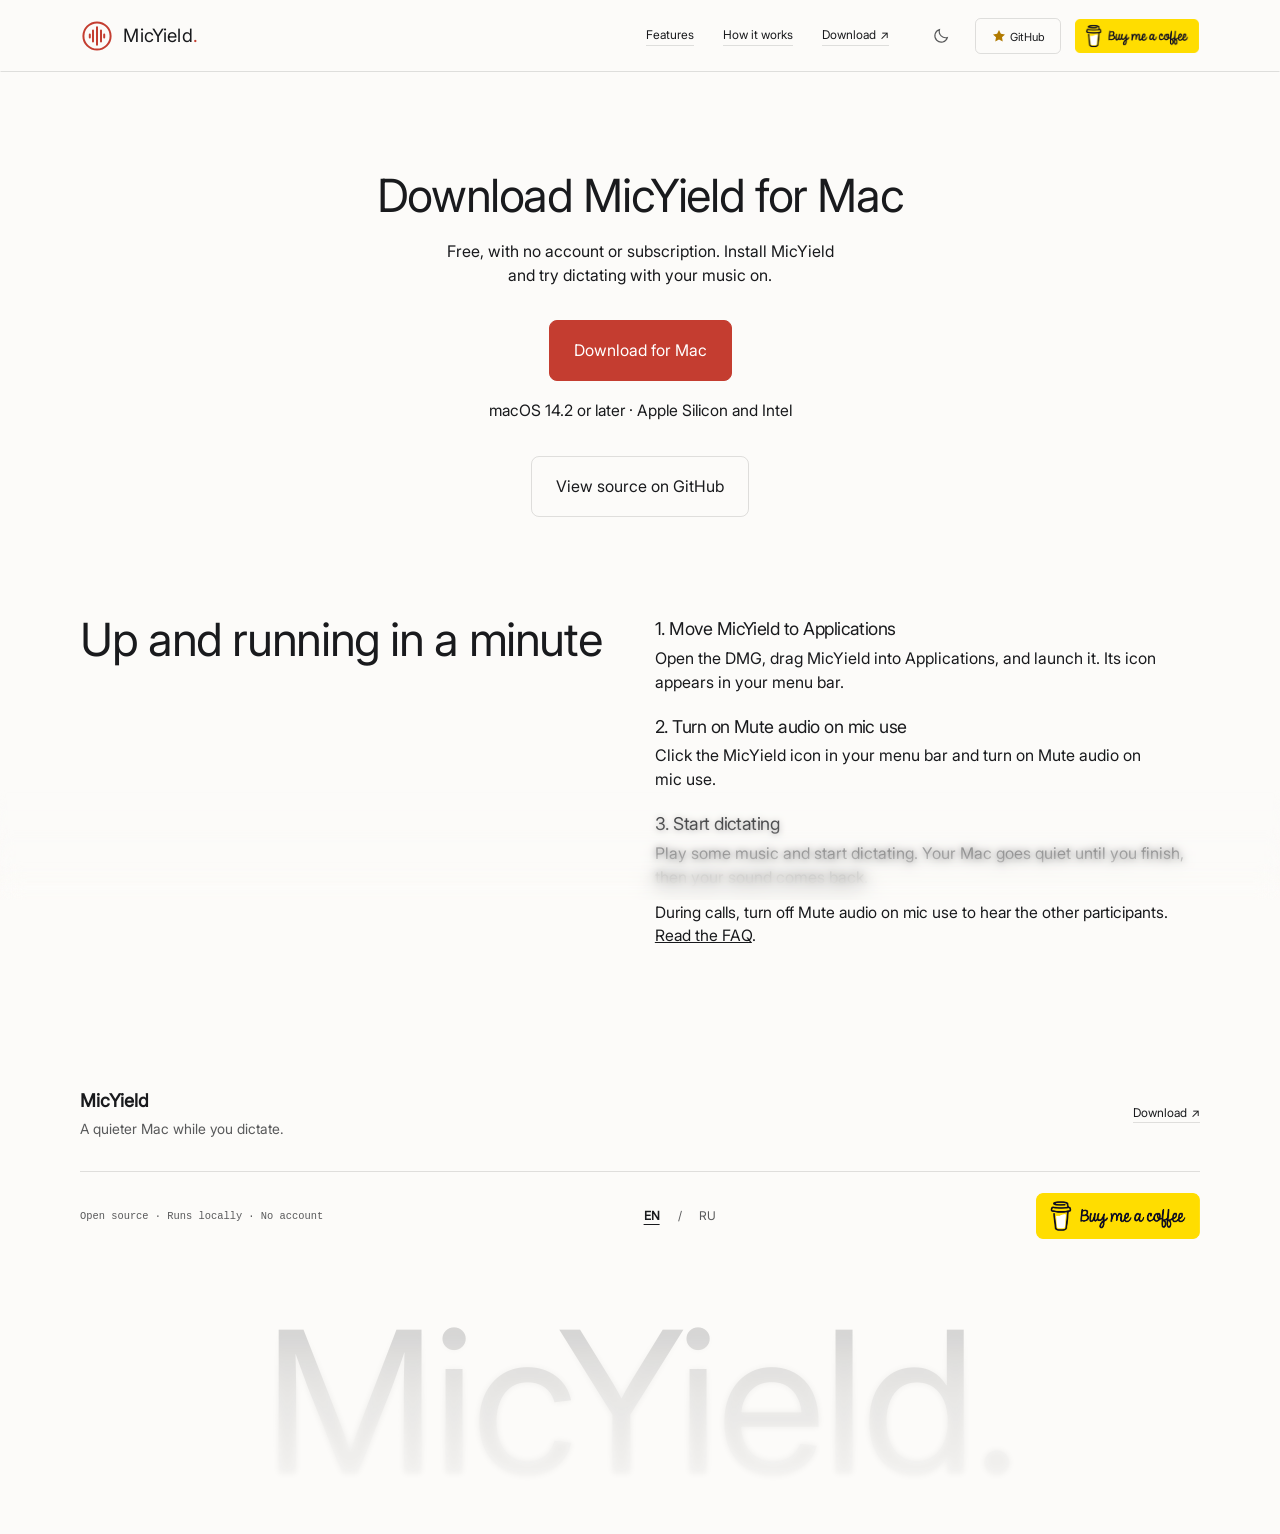
<file: preview/index.html>
<!DOCTYPE html><html lang="en" class="theme-light"><head><meta charset="utf-8"><style>
  @layer base, patterns, components, utilities;
</style><meta name="viewport" content="width=device-width, initial-scale=1"><style>@font-face{font-family:Inter-a7104050ada94962;src:url("/_astro/fonts/62d3b62d6a7271da.woff2") format("woff2");font-display:swap;font-weight:400;font-style:normal;}@font-face{font-family:"Inter-a7104050ada94962 fallback: Arial";src:local("Arial");font-display:swap;font-weight:400;font-style:normal;size-adjust:101.862%;ascent-override:95.1042%;descent-override:23.6802%;line-gap-override:0%;}:root{--font-inter:Inter-a7104050ada94962,"Inter-a7104050ada94962 fallback: Arial",sans-serif;}</style><link rel="preload" href="/_astro/fonts/62d3b62d6a7271da.woff2" as="font" type="font/woff2" crossorigin><title>Download for Mac — Free &amp; Open Source | MicYield</title><meta name="description" content="Download MicYield for Mac. Open source, local, and ready when you start dictating."><link rel="canonical" href="https://micyield.xyz/preview/"><link rel="alternate" hreflang="en" href="https://micyield.xyz/preview/"><link rel="alternate" hreflang="ru" href="https://micyield.xyz/ru/preview/"><link rel="alternate" hreflang="x-default" href="https://micyield.xyz/preview/"><link rel="sitemap" type="application/xml" href="https://micyield.xyz/sitemap-index.xml"><meta property="og:type" content="website"><meta property="og:locale" content="en_US"><meta property="og:site_name" content="MicYield"><meta property="og:title" content="Download for Mac — Free &amp; Open Source | MicYield"><meta property="og:description" content="Download MicYield for Mac. Open source, local, and ready when you start dictating."><meta property="og:url" content="https://micyield.xyz/preview/"><meta property="og:image" content="https://micyield.xyz/og-image.jpg"><meta property="og:image:alt" content="MicYield. Quiet your Mac when your mic turns on."><meta property="og:image:width" content="1200"><meta property="og:image:height" content="630"><meta property="og:image:type" content="image/jpeg"><meta name="twitter:card" content="summary_large_image"><meta name="twitter:title" content="Download for Mac — Free &amp; Open Source | MicYield"><meta name="twitter:description" content="Download MicYield for Mac. Open source, local, and ready when you start dictating."><meta name="twitter:image" content="https://micyield.xyz/og-image.jpg"><meta name="twitter:image:alt" content="MicYield. Quiet your Mac when your mic turns on."><link rel="icon" type="image/svg+xml" href="/favicon.svg"><meta name="generator" content="Astro v7.2.9"><script data-locale-redirect>(function(){const canRedirect = true;

  (() => {
    if (!canRedirect) return;
    const requested = new URLSearchParams(location.search).get("lang");
    const explicit =
      requested === "en" || requested === "ru" ? requested : null;
    let stored = null;
    try {
      const value = localStorage.getItem("micyield-language");
      if (value === "en" || value === "ru") stored = value;
      if (explicit) localStorage.setItem("micyield-language", explicit);
    } catch {}
    const primary = (navigator.languages?.[0] || navigator.language || "en")
      .split(/[-_]/)[0]
      .toLowerCase();
    const preferred = explicit || stored || (primary === "ru" ? "ru" : "en");
    if (preferred !== "ru") return;
    const match = /^\/(preview|download)\/?$/.exec(location.pathname);
    const page = match ? `/${match[1]}/` : "/";
    document.documentElement.dataset.localeRedirecting = "true";
    location.replace("/ru" + page + location.search + location.hash);
  })();
})();</script><script>
      try {
        const stored = localStorage.getItem("landpack-theme");
        if (stored === "dark" || stored === "light") {
          document.documentElement.classList.remove(
            "theme-light",
            "theme-dark",
          );
          document.documentElement.classList.add("theme-" + stored);
        }
      } catch {}
    </script><link rel="stylesheet" href="/_astro/Heading.B1B6th6Y.css"><style>@layer components{.layout{--_visual-ratio:3 / 2;--_alignment:start;--_column-count:1;column-gap:var(--site-gutter);row-gap:var(--space-8);grid-template-columns:repeat(var(--_column-count), minmax(0, 1fr));flex-direction:column;align-items:stretch;width:100%;display:flex}.layout>*{align-items:var(--_alignment,start);text-align:var(--_alignment,start);flex-direction:column;width:100%;max-width:100%;display:flex}.layout>:first-child{align-self:center}.layout>:last-child:not(:has(>:not(.image,.video,.overlay))){border-radius:var(--radius-small);aspect-ratio:var(--_visual-ratio);position:relative}.layout>:last-child:not(:has(>:not(.image,.video,.overlay)))>:is(.image,.video,.overlay){border-radius:inherit;width:100%;height:100%;position:absolute;inset:0}.layout.centered{--_alignment:center}.layout.auto-width{justify-content:space-between;align-items:end;row-gap:var(--space-6);flex-flow:wrap}.layout.auto-width>*{align-self:unset;width:auto}.layout.auto-width>:last-child{min-width:min(4rem,100%)}.layout.columns{column-gap:var(--section-space-small);display:grid}@media (min-width:64rem){.layout.columns{--_column-count:2}.layout.columns.reversed>:last-child{order:-1}}.layout.sticky-content{--_visual-ratio:1 / 1;display:grid}@media (min-width:64rem){.layout.sticky-content{--_column-count:2}.layout.sticky-content>:first-child{top:calc(var(--site-margin) + var(--nav-height));align-self:start;position:sticky}}.layout.sticky-visual{--_visual-ratio:1 / 1;display:grid}@media (min-width:64rem){.layout.sticky-visual{--_column-count:2}.layout.sticky-visual>:first-child{align-self:start}.layout.sticky-visual>:last-child{top:calc(var(--site-margin) + var(--nav-height));max-height:calc(100svh - var(--nav-height) - var(--site-margin) * 2);align-self:start;position:sticky}}.layout.breakout{flex-shrink:0;align-self:center;gap:0;width:100vw;display:grid}.layout.breakout>:first-child{width:var(--site-width);padding-block:var(--section-space-medium);margin-inline:auto}.layout.breakout>:last-child{border-radius:0}@media (min-width:64rem){.layout.breakout{--_column-count:2}.layout.breakout>:first-child{max-width:calc(var(--max-width-main) / 2)}.layout.breakout>:last-child{border-top-left-radius:var(--radius-small);border-bottom-left-radius:var(--radius-small)}.layout.breakout.reversed>:last-child{border-top-left-radius:0;border-bottom-left-radius:0;border-top-right-radius:var(--radius-small);border-bottom-right-radius:var(--radius-small);order:-1}}.layout.contain{background-color:var(--background-2);border-radius:var(--radius-main);gap:0;display:grid;position:relative;overflow:clip}.layout.contain>:first-child{padding:var(--space-6)}.layout.contain>:last-child{border-radius:0}@media (min-width:64rem){.layout.contain{--_column-count:2}.layout.contain.reversed>:last-child{order:-1}}.layout.card-layout{border-radius:var(--radius-main);justify-content:center;min-height:26rem;position:relative;overflow:clip}.layout.card-layout>:first-child{padding:var(--space-6);padding-block:var(--section-space-medium);padding-inline:var(--space-5);z-index:1;--_alignment:center;position:relative}.layout.card-layout>:last-child{width:100%;height:100%;opacity:calc(var(--_media-opacity,70) / 100);pointer-events:none;border-radius:0;position:absolute;inset:0}}
</style></head><body><a href="#main" class="button_wrap skip-link"><span class="button_text text-style-trim">Skip to main content</span></a><header class="nav_wrap" data-locale="en"><div class="nav_inner"><a class="nav_logo" href="/" aria-label="MicYield home"><svg class="project-mark" viewBox="0 0 40 40" aria-hidden="true" fill="none" stroke="currentColor" stroke-width="2.5" stroke-linecap="round"><circle cx="20" cy="20" r="17"></circle><path d="M11 18v4m4-9v14m5-18v22m5-18v14m4-9v4"></path></svg><span>MicYield<span class="nav_logo_dot">.</span></span></a><nav class="nav_links" aria-label="Main"><a href="/#features" class="button_wrap link"><span class="button_text text-style-trim">Features</span></a><a href="/#get-started" class="button_wrap link"><span class="button_text text-style-trim">How it works</span></a><a href="/download/?start=1" class="button_wrap link"><span class="button_text text-style-trim">Download<span class="button_arrow up-right" aria-hidden="true">↗</span></span></a></nav><div class="nav_actions"><button class="nav_theme" type="button" aria-label="Switch to dark theme" data-theme-toggle hidden><svg class="nav_moon" width="18" height="18" viewBox="0 0 24 24" fill="none" stroke="currentColor" stroke-width="1.5" aria-hidden="true"><path d="M20.5 14a8.5 8.5 0 0 1-10.5-10.5A8.5 8.5 0 1 0 20.5 14Z"></path></svg><svg class="nav_sun" width="18" height="18" viewBox="0 0 24 24" fill="none" stroke="currentColor" stroke-width="1.5" stroke-linecap="round" aria-hidden="true"><circle cx="12" cy="12" r="4"></circle><path d="M12 2v2m0 16v2M2 12h2m16 0h2M5 5l1.5 1.5m11 11L19 19M5 19l1.5-1.5m11-11L19 5"></path></svg></button><a aria-label="View on GitHub" href="https://github.com/rnovikov1/MicYield" class="button_wrap secondary nav_github"><span class="button_text text-style-trim"><svg class="star_wrap" viewBox="0 0 24 24" fill="currentColor" stroke="none" stroke-width="1.6" stroke-linejoin="round" aria-hidden="true"><path d="m12 3 2.8 5.7 6.2.9-4.5 4.4 1.1 6.2-5.6-3-5.6 3 1.1-6.2L3 9.6l6.2-.9L12 3Z"></path></svg><span>GitHub</span></span></a><a class="nav_support" href="https://buymeacoffee.com/sosun" target="_blank" rel="noopener noreferrer" aria-label="Support MicYield on Buy Me a Coffee (opens in a new tab)"><img src="/images/buy-me-a-coffee.png" alt="Buy me a coffee" width="124" height="35"></a><button class="nav_menu" type="button" data-modal-open="mobile-navigation" aria-label="Open navigation" aria-controls="mobile-navigation" aria-expanded="false"><svg viewBox="0 0 24 24" width="24" height="24" fill="none" stroke="currentColor" stroke-width="1.5" stroke-linecap="round" aria-hidden="true"><path d="M4 7h16M4 12h16M4 17h16"></path></svg></button></div></div><dialog id="mobile-navigation" class="modal_wrap side-panel nav_drawer" aria-label="Navigation"><div class="modal_content"><button aria-label="Close" type="button" data-modal-close="true" class="button_wrap secondary close modal_close"><svg width="26" height="26" viewBox="0 0 26 26" fill="none" aria-hidden="true" class="icon small button_mark">
<path d="M2 2L24.6274 24.6274" stroke="currentColor" vector-effect="non-scaling-stroke" style="stroke-width: var(--border-width)" />
<path d="M2 25.0024L24.6274 2.375" stroke="currentColor" vector-effect="non-scaling-stroke" style="stroke-width: var(--border-width)" />
</svg></button><div class="modal_scroll" data-modal-scroll><div class="modal_body margin-trim"><span class="nav_drawer-title">MicYield</span><nav class="nav_drawer-links" aria-label="Mobile"><a href="/#features" data-modal-close="true" class="button_wrap link"><span class="button_text text-style-trim">Features</span></a><a href="/#get-started" data-modal-close="true" class="button_wrap link"><span class="button_text text-style-trim">How it works</span></a><a href="/download/?start=1" data-modal-close="true" class="button_wrap link"><span class="button_text text-style-trim">Download<span class="button_arrow up-right" aria-hidden="true">↗</span></span></a><a href="https://github.com/rnovikov1/MicYield" data-modal-close="true" class="button_wrap link"><span class="button_text text-style-trim"><svg class="star_wrap" viewBox="0 0 24 24" fill="currentColor" stroke="none" stroke-width="1.6" stroke-linejoin="round" aria-hidden="true"><path d="m12 3 2.8 5.7 6.2.9-4.5 4.4 1.1 6.2-5.6-3-5.6 3 1.1-6.2L3 9.6l6.2-.9L12 3Z"></path></svg>GitHub</span></a><a class="nav_support_drawer" href="https://buymeacoffee.com/sosun" target="_blank" rel="noopener noreferrer" aria-label="Support MicYield on Buy Me a Coffee (opens in a new tab)" data-modal-close><img src="/images/buy-me-a-coffee.png" alt="Buy me a coffee" width="164" height="46"></a></nav></div></div></div></dialog><script type="module">for(let e of document.querySelectorAll(`.modal_wrap`)){let t=e.querySelector(`[data-modal-scroll]`),n=()=>{e.open||(t&&(t.scrollTop=0),e.showModal(),e.dispatchEvent(new CustomEvent(`modal-open`,{bubbles:!0})))};e.addEventListener(`close`,()=>e.dispatchEvent(new CustomEvent(`modal-close`,{bubbles:!0})));let r=!1;e.addEventListener(`mousedown`,t=>{r=t.target===e}),e.addEventListener(`click`,t=>{let n=t.target;n instanceof Element&&((n.closest(`[data-modal-close]`)||r&&n===e)&&e.close(),r=!1)}),document.addEventListener(`click`,t=>{let r=t.target;r instanceof Element&&r.closest(`[data-modal-open="${e.id}"], a[href="#${e.id}"]`)&&(t.preventDefault(),n())});let i=new URL(location.href);i.searchParams.get(`modal`)===e.id&&(n(),i.searchParams.delete(`modal`),history.replaceState(history.state,``,i))}</script></header><script type="module">var e=document.querySelector(`.nav_wrap`);if(e){let t=document.querySelector(`#mobile-navigation`),n=e.querySelector(`.nav_menu`),r=Math.max(0,window.scrollY),i=!1,a=()=>e.classList.remove(`scroll-hidden`),o=()=>{let n=Math.max(0,Math.min(window.scrollY,document.documentElement.scrollHeight-window.innerHeight));e.classList.toggle(`scrolled`,n>0),n<=e.offsetHeight||n<r||t?.open?a():n>r&&e.classList.add(`scroll-hidden`),r=n,i=!1};o(),window.addEventListener(`scroll`,()=>{i||(i=!0,requestAnimationFrame(o))},{passive:!0}),window.addEventListener(`pageshow`,()=>{r=Math.max(0,window.scrollY),o(),a()}),e.addEventListener(`focusin`,a),t?.addEventListener(`modal-open`,()=>{a(),n?.setAttribute(`aria-expanded`,`true`)}),t?.addEventListener(`modal-close`,()=>{n?.setAttribute(`aria-expanded`,`false`),r=Math.max(0,window.scrollY)});let s=window.matchMedia(`(min-width: 48rem)`);s.addEventListener(`change`,()=>{s.matches&&t?.open&&t.close()})}var t=document.querySelector(`[data-theme-toggle]`);if(t){let e=document.documentElement.lang===`ru`;t.hidden=!1;let n=()=>t.setAttribute(`aria-label`,document.documentElement.classList.contains(`theme-dark`)?e?`Включить светлую тему`:`Switch to light theme`:e?`Включить тёмную тему`:`Switch to dark theme`);n(),t.addEventListener(`click`,()=>{let e=document.documentElement.classList.toggle(`theme-dark`);document.documentElement.classList.toggle(`theme-light`,!e);try{localStorage.setItem(`landpack-theme`,e?`dark`:`light`)}catch{}n()})}</script><main id="main" tabindex="-1"><section class="section"><div class="container"><div class="layout centered"><div><h1 class="heading text-style-h2">Download MicYield for Mac</h1><p style="--_mw: 40ch;" class="text">Free, with no account or subscription. Install MicYield and try dictating with your music on.</p><div class="button-wrapper"><a href="/download/?start=1" class="button_wrap padding-block-4"><span class="button_text text-style-trim">Download for Mac</span></a></div><p class="text text-style-small">macOS 14.2 or later · Apple Silicon and Intel</p><div class="button-wrapper margin-top-6"><a href="https://github.com/rnovikov1/MicYield" class="button_wrap secondary padding-block-4"><span class="button_text text-style-trim">View source on GitHub</span></a></div></div></div></div></section><section class="section padding-top-0"><div class="container"><div class="layout sticky-content"><div><h2 class="heading text-style-h2">Up and running in a minute</h2></div><div><h3 class="heading text-style-h6">1. Move MicYield to Applications</h3><p class="text">Open the DMG, drag MicYield into Applications, and launch it. Its icon appears in your menu bar.</p><h3 class="heading text-style-h6">2. Turn on Mute audio on mic use</h3><p class="text">Click the MicYield icon in your menu bar and turn on Mute audio on mic use.</p><h3 class="heading text-style-h6">3. Start dictating</h3><p class="text">Play some music and start dictating. Your Mac goes quiet until you finish, then your sound comes back.</p><p class="text text-style-small">During calls, turn off Mute audio on mic use to hear the other participants. <a href="/#faq">Read the FAQ</a>.</p></div></div></div></section></main><footer class="footer_wrap"><div class="footer_inner"><div class="footer_identity"><strong class="footer_name">MicYield</strong><span class="footer_label">A quieter Mac while you dictate.</span></div><nav class="footer_links" aria-label="Footer"><a href="/download/?start=1" class="button_wrap link"><span class="button_text text-style-trim">Download<span class="button_arrow up-right" aria-hidden="true">↗</span></span></a></nav></div><div class="footer_bottom"><span>Open source · Runs locally · No account</span><nav class="footer_languages" aria-label="Site language"><a href="/preview/?lang=en" hreflang="en" lang="en" data-locale-choice="en" aria-label="English version" aria-current="page">EN</a><span aria-hidden="true">/</span><a href="/ru/preview/" hreflang="ru" lang="ru" data-locale-choice="ru" aria-label="Russian version">RU</a></nav><a class="support_badge" href="https://buymeacoffee.com/sosun" target="_blank" rel="noopener noreferrer" aria-label="Support MicYield on Buy Me a Coffee"><img src="/images/buy-me-a-coffee.png" width="164" height="46" alt="Buy me a coffee" loading="lazy" decoding="async"></a></div><div class="footer_wordmark" aria-hidden="true"><span>MicYield.</span><span class="footer_wordmark-haze">MicYield.</span></div></footer><script data-locale-navigation>
  (() => {
    const current = new URL(location.href);
    for (const link of document.querySelectorAll("[data-locale-choice]")) {
      const destination = new URL(link.getAttribute("href"), current);
      destination.search = current.search;
      destination.hash = current.hash;
      destination.searchParams.delete("start");
      if (link.dataset.localeChoice === "en") {
        destination.searchParams.set("lang", "en");
      } else {
        destination.searchParams.delete("lang");
      }
      link.setAttribute(
        "href",
        destination.pathname + destination.search + destination.hash,
      );
    }
    if (
      document.documentElement.lang !== "en" ||
      current.searchParams.get("lang") !== "en"
    )
      return;
    for (const link of document.querySelectorAll("a[href]")) {
      if (
        link.dataset.localeChoice ||
        link.getAttribute("href")?.startsWith("#")
      )
        continue;
      let destination;
      try {
        destination = new URL(link.getAttribute("href"), current);
      } catch {
        continue;
      }
      if (
        destination.origin !== current.origin ||
        !/^\/(?:(?:preview|download)\/?)?$/.test(destination.pathname)
      )
        continue;
      destination.searchParams.set("lang", "en");
      link.setAttribute(
        "href",
        destination.pathname + destination.search + destination.hash,
      );
    }
  })();
</script><script type="module">for(let e of document.querySelectorAll(`[data-locale-choice]`))e.addEventListener(`click`,()=>{let t=e.dataset.localeChoice;if(t===`en`||t===`ru`)try{if(localStorage.setItem(`micyield-language`,t),localStorage.getItem(`micyield-language`)!==t)throw Error(`Language preference unavailable`)}catch{let n=new URL(e.href);t===`en`?n.searchParams.set(`lang`,`en`):n.searchParams.delete(`lang`),e.href=n.href}});</script><div class="scroll-blur_wrap" aria-hidden="true"><span></span><span></span><span></span></div></body></html>
</file>
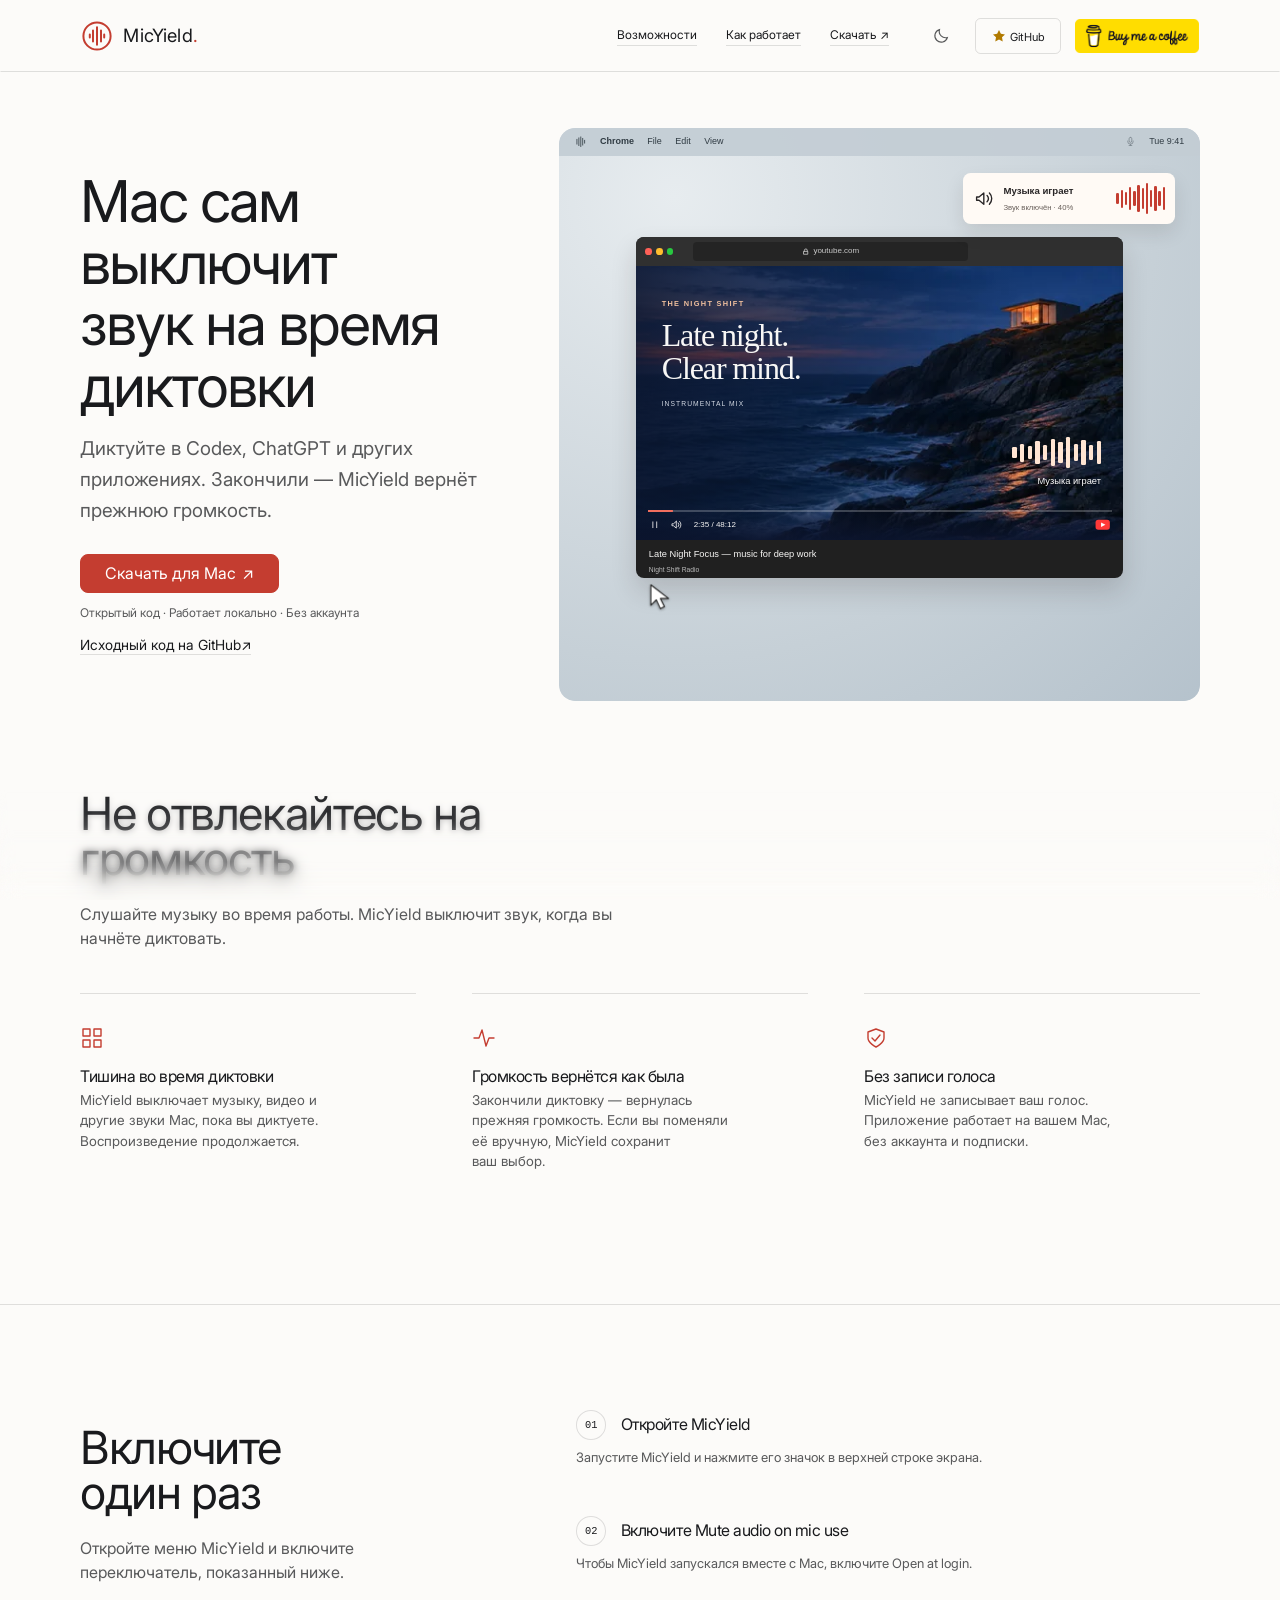
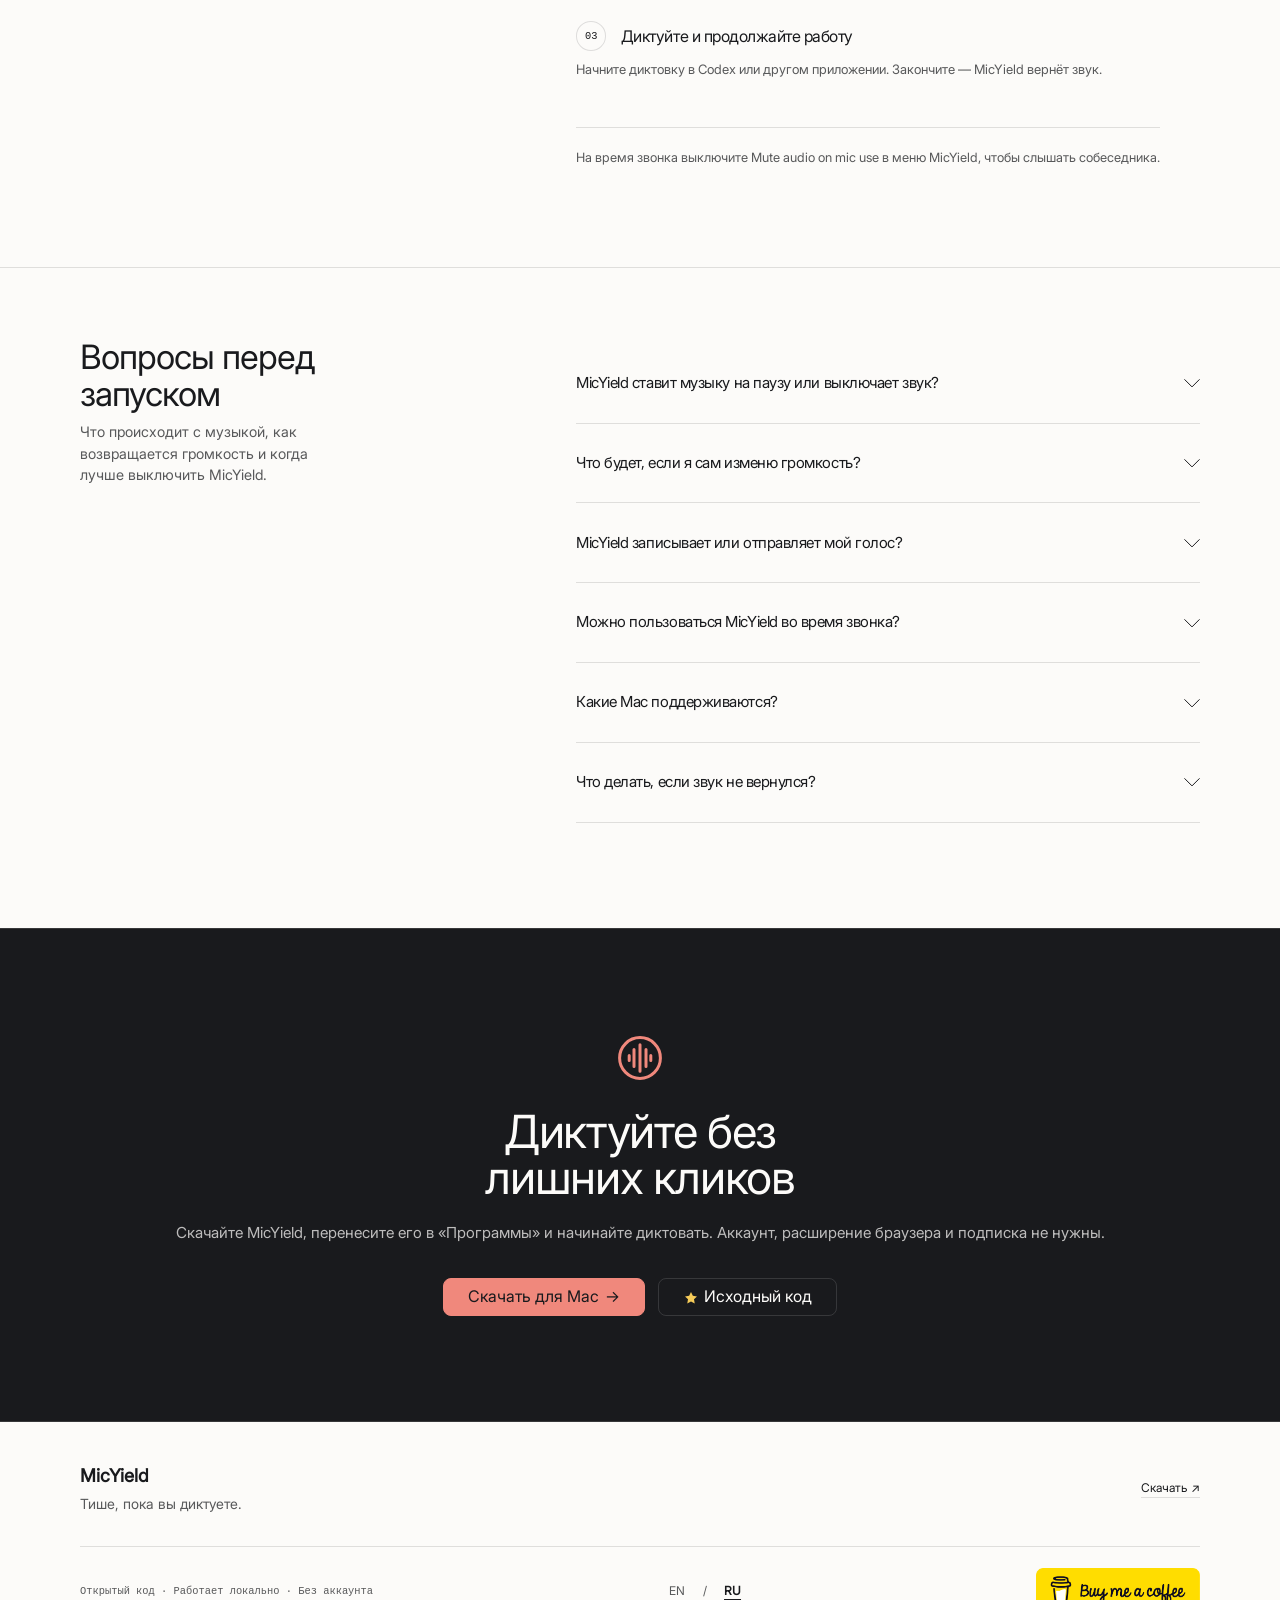
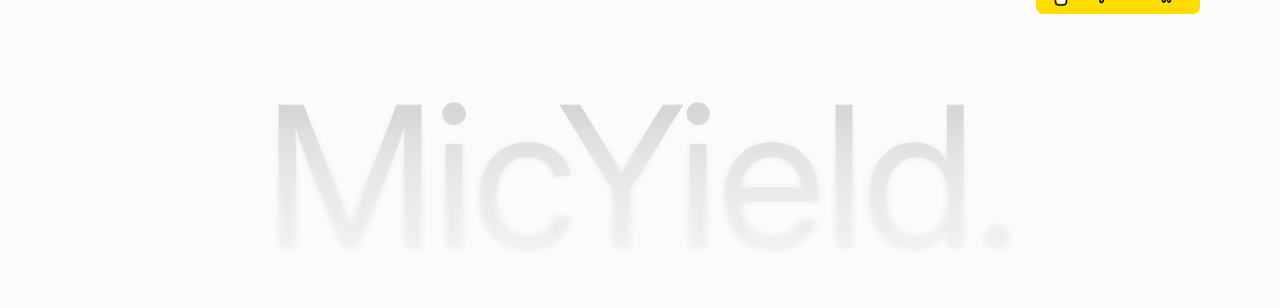
<file: ru/index.html>
<!DOCTYPE html><html lang="ru" class="theme-light"><head><meta charset="utf-8"><style>
  @layer base, patterns, components, utilities;
</style><meta name="viewport" content="width=device-width, initial-scale=1"><style>@font-face{font-family:Inter-a7104050ada94962;src:url("/_astro/fonts/62d3b62d6a7271da.woff2") format("woff2");font-display:swap;font-weight:400;font-style:normal;}@font-face{font-family:"Inter-a7104050ada94962 fallback: Arial";src:local("Arial");font-display:swap;font-weight:400;font-style:normal;size-adjust:101.862%;ascent-override:95.1042%;descent-override:23.6802%;line-gap-override:0%;}:root{--font-inter:Inter-a7104050ada94962,"Inter-a7104050ada94962 fallback: Arial",sans-serif;}</style><link rel="preload" href="/_astro/fonts/62d3b62d6a7271da.woff2" as="font" type="font/woff2" crossorigin><title>Автоматическое отключение звука Mac при диктовке | MicYield</title><meta name="description" content="MicYield автоматически выключает звук Mac на время диктовки в Codex, ChatGPT и других приложениях, затем возвращает громкость. Бесплатно, с открытым кодом."><link rel="canonical" href="https://micyield.xyz/ru/"><link rel="alternate" hreflang="en" href="https://micyield.xyz/"><link rel="alternate" hreflang="ru" href="https://micyield.xyz/ru/"><link rel="alternate" hreflang="x-default" href="https://micyield.xyz/"><link rel="sitemap" type="application/xml" href="https://micyield.xyz/sitemap-index.xml"><meta property="og:type" content="website"><meta property="og:locale" content="ru_RU"><meta property="og:site_name" content="MicYield"><meta property="og:title" content="Автоматическое отключение звука Mac при диктовке | MicYield"><meta property="og:description" content="MicYield автоматически выключает звук Mac на время диктовки в Codex, ChatGPT и других приложениях, затем возвращает громкость. Бесплатно, с открытым кодом."><meta property="og:url" content="https://micyield.xyz/ru/"><meta property="og:image" content="https://micyield.xyz/og-image.jpg"><meta property="og:image:alt" content="MicYield — звук выключается на время диктовки и возвращается после неё."><meta property="og:image:width" content="1200"><meta property="og:image:height" content="630"><meta property="og:image:type" content="image/jpeg"><meta name="twitter:card" content="summary_large_image"><meta name="twitter:title" content="Автоматическое отключение звука Mac при диктовке | MicYield"><meta name="twitter:description" content="MicYield автоматически выключает звук Mac на время диктовки в Codex, ChatGPT и других приложениях, затем возвращает громкость. Бесплатно, с открытым кодом."><meta name="twitter:image" content="https://micyield.xyz/og-image.jpg"><meta name="twitter:image:alt" content="MicYield — звук выключается на время диктовки и возвращается после неё."><link rel="icon" type="image/svg+xml" href="/favicon.svg"><meta name="generator" content="Astro v7.2.9"><script data-locale-redirect>(function(){const canRedirect = false;

  (() => {
    if (!canRedirect) return;
    const requested = new URLSearchParams(location.search).get("lang");
    const explicit =
      requested === "en" || requested === "ru" ? requested : null;
    let stored = null;
    try {
      const value = localStorage.getItem("micyield-language");
      if (value === "en" || value === "ru") stored = value;
      if (explicit) localStorage.setItem("micyield-language", explicit);
    } catch {}
    const primary = (navigator.languages?.[0] || navigator.language || "en")
      .split(/[-_]/)[0]
      .toLowerCase();
    const preferred = explicit || stored || (primary === "ru" ? "ru" : "en");
    if (preferred !== "ru") return;
    const match = /^\/(preview|download)\/?$/.exec(location.pathname);
    const page = match ? `/${match[1]}/` : "/";
    document.documentElement.dataset.localeRedirecting = "true";
    location.replace("/ru" + page + location.search + location.hash);
  })();
})();</script><script>
      try {
        const stored = localStorage.getItem("landpack-theme");
        if (stored === "dark" || stored === "light") {
          document.documentElement.classList.remove(
            "theme-light",
            "theme-dark",
          );
          document.documentElement.classList.add("theme-" + stored);
        }
      } catch {}
    </script><link rel="stylesheet" href="/_astro/Heading.B1B6th6Y.css"><link rel="stylesheet" href="/_astro/ProjectHome.CjlcJUIL.css"><style>@layer components{.layout{--_visual-ratio:3 / 2;--_alignment:start;--_column-count:1;column-gap:var(--site-gutter);row-gap:var(--space-8);grid-template-columns:repeat(var(--_column-count), minmax(0, 1fr));flex-direction:column;align-items:stretch;width:100%;display:flex}.layout>*{align-items:var(--_alignment,start);text-align:var(--_alignment,start);flex-direction:column;width:100%;max-width:100%;display:flex}.layout>:first-child{align-self:center}.layout>:last-child:not(:has(>:not(.image,.video,.overlay))){border-radius:var(--radius-small);aspect-ratio:var(--_visual-ratio);position:relative}.layout>:last-child:not(:has(>:not(.image,.video,.overlay)))>:is(.image,.video,.overlay){border-radius:inherit;width:100%;height:100%;position:absolute;inset:0}.layout.centered{--_alignment:center}.layout.auto-width{justify-content:space-between;align-items:end;row-gap:var(--space-6);flex-flow:wrap}.layout.auto-width>*{align-self:unset;width:auto}.layout.auto-width>:last-child{min-width:min(4rem,100%)}.layout.columns{column-gap:var(--section-space-small);display:grid}@media (min-width:64rem){.layout.columns{--_column-count:2}.layout.columns.reversed>:last-child{order:-1}}.layout.sticky-content{--_visual-ratio:1 / 1;display:grid}@media (min-width:64rem){.layout.sticky-content{--_column-count:2}.layout.sticky-content>:first-child{top:calc(var(--site-margin) + var(--nav-height));align-self:start;position:sticky}}.layout.sticky-visual{--_visual-ratio:1 / 1;display:grid}@media (min-width:64rem){.layout.sticky-visual{--_column-count:2}.layout.sticky-visual>:first-child{align-self:start}.layout.sticky-visual>:last-child{top:calc(var(--site-margin) + var(--nav-height));max-height:calc(100svh - var(--nav-height) - var(--site-margin) * 2);align-self:start;position:sticky}}.layout.breakout{flex-shrink:0;align-self:center;gap:0;width:100vw;display:grid}.layout.breakout>:first-child{width:var(--site-width);padding-block:var(--section-space-medium);margin-inline:auto}.layout.breakout>:last-child{border-radius:0}@media (min-width:64rem){.layout.breakout{--_column-count:2}.layout.breakout>:first-child{max-width:calc(var(--max-width-main) / 2)}.layout.breakout>:last-child{border-top-left-radius:var(--radius-small);border-bottom-left-radius:var(--radius-small)}.layout.breakout.reversed>:last-child{border-top-left-radius:0;border-bottom-left-radius:0;border-top-right-radius:var(--radius-small);border-bottom-right-radius:var(--radius-small);order:-1}}.layout.contain{background-color:var(--background-2);border-radius:var(--radius-main);gap:0;display:grid;position:relative;overflow:clip}.layout.contain>:first-child{padding:var(--space-6)}.layout.contain>:last-child{border-radius:0}@media (min-width:64rem){.layout.contain{--_column-count:2}.layout.contain.reversed>:last-child{order:-1}}.layout.card-layout{border-radius:var(--radius-main);justify-content:center;min-height:26rem;position:relative;overflow:clip}.layout.card-layout>:first-child{padding:var(--space-6);padding-block:var(--section-space-medium);padding-inline:var(--space-5);z-index:1;--_alignment:center;position:relative}.layout.card-layout>:last-child{width:100%;height:100%;opacity:calc(var(--_media-opacity,70) / 100);pointer-events:none;border-radius:0;position:absolute;inset:0}}
</style><link rel="stylesheet" href="/_astro/RichText.DrKk6LuZ.css"></head><body><a href="#main" class="button_wrap skip-link"><span class="button_text text-style-trim">Перейти к содержимому</span></a><header class="nav_wrap" data-locale="ru"><div class="nav_inner"><a class="nav_logo" href="/ru/" aria-label="Главная MicYield"><svg class="project-mark" viewBox="0 0 40 40" aria-hidden="true" fill="none" stroke="currentColor" stroke-width="2.5" stroke-linecap="round"><circle cx="20" cy="20" r="17"></circle><path d="M11 18v4m4-9v14m5-18v22m5-18v14m4-9v4"></path></svg><span>MicYield<span class="nav_logo_dot">.</span></span></a><nav class="nav_links" aria-label="Основная навигация"><a href="/ru/#features" class="button_wrap link"><span class="button_text text-style-trim">Возможности</span></a><a href="/ru/#get-started" class="button_wrap link"><span class="button_text text-style-trim">Как работает</span></a><a href="/ru/download/?start=1" class="button_wrap link"><span class="button_text text-style-trim">Скачать<span class="button_arrow up-right" aria-hidden="true">↗</span></span></a></nav><div class="nav_actions"><button class="nav_theme" type="button" aria-label="Включить тёмную тему" data-theme-toggle hidden><svg class="nav_moon" width="18" height="18" viewBox="0 0 24 24" fill="none" stroke="currentColor" stroke-width="1.5" aria-hidden="true"><path d="M20.5 14a8.5 8.5 0 0 1-10.5-10.5A8.5 8.5 0 1 0 20.5 14Z"></path></svg><svg class="nav_sun" width="18" height="18" viewBox="0 0 24 24" fill="none" stroke="currentColor" stroke-width="1.5" stroke-linecap="round" aria-hidden="true"><circle cx="12" cy="12" r="4"></circle><path d="M12 2v2m0 16v2M2 12h2m16 0h2M5 5l1.5 1.5m11 11L19 19M5 19l1.5-1.5m11-11L19 5"></path></svg></button><a aria-label="Посмотреть на GitHub" href="https://github.com/rnovikov1/MicYield" class="button_wrap secondary nav_github"><span class="button_text text-style-trim"><svg class="star_wrap" viewBox="0 0 24 24" fill="currentColor" stroke="none" stroke-width="1.6" stroke-linejoin="round" aria-hidden="true"><path d="m12 3 2.8 5.7 6.2.9-4.5 4.4 1.1 6.2-5.6-3-5.6 3 1.1-6.2L3 9.6l6.2-.9L12 3Z"></path></svg><span>GitHub</span></span></a><a class="nav_support" href="https://buymeacoffee.com/sosun" target="_blank" rel="noopener noreferrer" aria-label="Поддержать MicYield на Buy Me a Coffee (откроется в новой вкладке)"><img src="/images/buy-me-a-coffee.png" alt="Buy me a coffee" width="124" height="35"></a><button class="nav_menu" type="button" data-modal-open="mobile-navigation" aria-label="Открыть меню" aria-controls="mobile-navigation" aria-expanded="false"><svg viewBox="0 0 24 24" width="24" height="24" fill="none" stroke="currentColor" stroke-width="1.5" stroke-linecap="round" aria-hidden="true"><path d="M4 7h16M4 12h16M4 17h16"></path></svg></button></div></div><dialog id="mobile-navigation" class="modal_wrap side-panel nav_drawer" aria-label="Навигация"><div class="modal_content"><button aria-label="Закрыть" type="button" data-modal-close="true" class="button_wrap secondary close modal_close"><svg width="26" height="26" viewBox="0 0 26 26" fill="none" aria-hidden="true" class="icon small button_mark">
<path d="M2 2L24.6274 24.6274" stroke="currentColor" vector-effect="non-scaling-stroke" style="stroke-width: var(--border-width)" />
<path d="M2 25.0024L24.6274 2.375" stroke="currentColor" vector-effect="non-scaling-stroke" style="stroke-width: var(--border-width)" />
</svg></button><div class="modal_scroll" data-modal-scroll><div class="modal_body margin-trim"><span class="nav_drawer-title">MicYield</span><nav class="nav_drawer-links" aria-label="Мобильная навигация"><a href="/ru/#features" data-modal-close="true" class="button_wrap link"><span class="button_text text-style-trim">Возможности</span></a><a href="/ru/#get-started" data-modal-close="true" class="button_wrap link"><span class="button_text text-style-trim">Как работает</span></a><a href="/ru/download/?start=1" data-modal-close="true" class="button_wrap link"><span class="button_text text-style-trim">Скачать<span class="button_arrow up-right" aria-hidden="true">↗</span></span></a><a href="https://github.com/rnovikov1/MicYield" data-modal-close="true" class="button_wrap link"><span class="button_text text-style-trim"><svg class="star_wrap" viewBox="0 0 24 24" fill="currentColor" stroke="none" stroke-width="1.6" stroke-linejoin="round" aria-hidden="true"><path d="m12 3 2.8 5.7 6.2.9-4.5 4.4 1.1 6.2-5.6-3-5.6 3 1.1-6.2L3 9.6l6.2-.9L12 3Z"></path></svg>GitHub</span></a><a class="nav_support_drawer" href="https://buymeacoffee.com/sosun" target="_blank" rel="noopener noreferrer" aria-label="Поддержать MicYield на Buy Me a Coffee (откроется в новой вкладке)" data-modal-close><img src="/images/buy-me-a-coffee.png" alt="Buy me a coffee" width="164" height="46"></a></nav></div></div></div></dialog><script type="module">for(let e of document.querySelectorAll(`.modal_wrap`)){let t=e.querySelector(`[data-modal-scroll]`),n=()=>{e.open||(t&&(t.scrollTop=0),e.showModal(),e.dispatchEvent(new CustomEvent(`modal-open`,{bubbles:!0})))};e.addEventListener(`close`,()=>e.dispatchEvent(new CustomEvent(`modal-close`,{bubbles:!0})));let r=!1;e.addEventListener(`mousedown`,t=>{r=t.target===e}),e.addEventListener(`click`,t=>{let n=t.target;n instanceof Element&&((n.closest(`[data-modal-close]`)||r&&n===e)&&e.close(),r=!1)}),document.addEventListener(`click`,t=>{let r=t.target;r instanceof Element&&r.closest(`[data-modal-open="${e.id}"], a[href="#${e.id}"]`)&&(t.preventDefault(),n())});let i=new URL(location.href);i.searchParams.get(`modal`)===e.id&&(n(),i.searchParams.delete(`modal`),history.replaceState(history.state,``,i))}</script></header><script type="module">var e=document.querySelector(`.nav_wrap`);if(e){let t=document.querySelector(`#mobile-navigation`),n=e.querySelector(`.nav_menu`),r=Math.max(0,window.scrollY),i=!1,a=()=>e.classList.remove(`scroll-hidden`),o=()=>{let n=Math.max(0,Math.min(window.scrollY,document.documentElement.scrollHeight-window.innerHeight));e.classList.toggle(`scrolled`,n>0),n<=e.offsetHeight||n<r||t?.open?a():n>r&&e.classList.add(`scroll-hidden`),r=n,i=!1};o(),window.addEventListener(`scroll`,()=>{i||(i=!0,requestAnimationFrame(o))},{passive:!0}),window.addEventListener(`pageshow`,()=>{r=Math.max(0,window.scrollY),o(),a()}),e.addEventListener(`focusin`,a),t?.addEventListener(`modal-open`,()=>{a(),n?.setAttribute(`aria-expanded`,`true`)}),t?.addEventListener(`modal-close`,()=>{n?.setAttribute(`aria-expanded`,`false`),r=Math.max(0,window.scrollY)});let s=window.matchMedia(`(min-width: 48rem)`);s.addEventListener(`change`,()=>{s.matches&&t?.open&&t.close()})}var t=document.querySelector(`[data-theme-toggle]`);if(t){let e=document.documentElement.lang===`ru`;t.hidden=!1;let n=()=>t.setAttribute(`aria-label`,document.documentElement.classList.contains(`theme-dark`)?e?`Включить светлую тему`:`Switch to light theme`:e?`Включить тёмную тему`:`Switch to dark theme`);n(),t.addEventListener(`click`,()=>{let e=document.documentElement.classList.toggle(`theme-dark`);document.documentElement.classList.toggle(`theme-light`,!e);try{localStorage.setItem(`landpack-theme`,e?`dark`:`light`)}catch{}n()})}</script><main id="main" tabindex="-1"><section class="section padding-top-0 padding-bottom-small project-hero_wrap"><div class="container"><div class="project-hero_grid"><div class="project-hero_content"><h1 class="heading text-style-display project-hero_heading">Mac сам выключит звук на время диктовки</h1><p class="text text-style-large project-hero_intro">Диктуйте в Codex, ChatGPT и других приложениях. Закончили — MicYield вернёт прежнюю громкость.</p><div class="button-wrapper"><a href="/ru/download/?start=1" class="button_wrap"><span class="button_text text-style-trim">Скачать для Mac<span class="button_arrow up-right" aria-hidden="true">↗</span></span></a></div><p class="project-hero_license">Открытый код · Работает локально · Без аккаунта</p><p class="project-hero_source"><a href="https://github.com/rnovikov1/MicYield">Исходный код на GitHub<span aria-hidden="true">↗</span></a></p></div><figure class="screencast_wrap" aria-label="Анимированная демонстрация отключения звука на Mac" data-screencast data-locale="ru" data-phase="music" data-playing="false"><div class="screencast_artboard" aria-hidden="true"><div class="screencast_desktop"><div class="screencast_menubar"><span class="screencast_system-mark"><svg viewBox="0 0 24 24"><path d="M12 2v20M4 7v10M8 4v16M16 5v14M20 9v6"></path></svg></span><strong data-cast-app>Chrome</strong><span>File</span><span>Edit</span><span>View</span><span class="screencast_menu-spacer"></span><svg class="screencast_menu-mic" viewBox="0 0 24 24"><rect x="9" y="3" width="6" height="11" rx="3"></rect><path d="M6 11v1a6 6 0 0 0 12 0v-1m-6 7v3m-3 0h6"></path></svg><span class="screencast_menu-time">Tue 9:41</span></div><div class="screencast_music" data-cast-music><div class="screencast_windowbar"><span class="screencast_traffic"><i></i><i></i><i></i></span><span class="screencast_address"><svg viewBox="0 0 16 16"><path d="M5 7V5a3 3 0 0 1 6 0v2M4 7h8v6H4Z"></path></svg>youtube.com</span></div><div class="screencast_video"><img src="/images/demo-focus-cover.webp" alt="" width="512" height="512" fetchpriority="high"><div class="screencast_video-shade"></div><div class="screencast_video-visualizer"><div class="screencast_music-bars"><i style="--bar-height: 1.8cqw; --bar-delay: 0s"></i><i style="--bar-height: 2.8cqw; --bar-delay: -0.13s"></i><i style="--bar-height: 2.1cqw; --bar-delay: -0.26s"></i><i style="--bar-height: 3.6cqw; --bar-delay: -0.39s"></i><i style="--bar-height: 2.4cqw; --bar-delay: -0.52s"></i><i style="--bar-height: 4.3cqw; --bar-delay: -0.65s"></i><i style="--bar-height: 3.2cqw; --bar-delay: -0.78s"></i><i style="--bar-height: 4.9cqw; --bar-delay: -0.91s"></i><i style="--bar-height: 2.7cqw; --bar-delay: -1.04s"></i><i style="--bar-height: 4cqw; --bar-delay: -1.17s"></i><i style="--bar-height: 2.3cqw; --bar-delay: -1.3s"></i><i style="--bar-height: 3.5cqw; --bar-delay: -1.4300000000000002s"></i></div><span class="screencast_now-playing">Музыка играет</span><span class="screencast_now-muted">Играет без звука</span></div><div class="screencast_video-copy"><span>THE NIGHT SHIFT</span><strong>Late night.<br>Clear mind.</strong><small>INSTRUMENTAL MIX</small></div><div class="screencast_playerbar"><span class="screencast_playhead"><i data-cast-progress></i></span><svg viewBox="0 0 24 24"><path d="M8 6v12M16 6v12"></path></svg><svg class="screencast_speaker" viewBox="0 0 24 24"><path d="m11 5-6 5H2v4h3l6 5V5Z"></path><path class="screencast_sound-waves" d="M15 8a6 6 0 0 1 0 8m3-11a10 10 0 0 1 0 14"></path><path class="screencast_sound-cross" d="m16 9 6 6m0-6-6 6"></path></svg><span class="screencast_player-time"><span data-cast-time>2:34</span> / 48:12</span><span class="screencast_player-spacer"></span><svg class="screencast_youtube" viewBox="0 0 28 20"><rect x="1" y="1" width="26" height="18" rx="5"></rect><path d="m11 6 8 4-8 4Z"></path></svg></div></div><div class="screencast_video-footer"><strong>Late Night Focus — music for deep work</strong><span>Night Shift Radio</span></div></div><div class="screencast_output" data-cast-output><span class="screencast_output-icon"><svg viewBox="0 0 24 24"><path d="m11 5-6 5H2v4h3l6 5V5Z"></path><path class="screencast_sound-waves" d="M15 8a6 6 0 0 1 0 8m3-11a10 10 0 0 1 0 14"></path><path class="screencast_sound-cross" d="m16 9 6 6m0-6-6 6"></path></svg></span><div><strong data-cast-output-label>Музыка играет</strong><span data-cast-volume>Звук включён · 40%</span></div><div class="screencast_music-bars"><i style="--bar-height: 1.8cqw; --bar-delay: 0s"></i><i style="--bar-height: 2.8cqw; --bar-delay: -0.13s"></i><i style="--bar-height: 2.1cqw; --bar-delay: -0.26s"></i><i style="--bar-height: 3.6cqw; --bar-delay: -0.39s"></i><i style="--bar-height: 2.4cqw; --bar-delay: -0.52s"></i><i style="--bar-height: 4.3cqw; --bar-delay: -0.65s"></i><i style="--bar-height: 3.2cqw; --bar-delay: -0.78s"></i><i style="--bar-height: 4.9cqw; --bar-delay: -0.91s"></i><i style="--bar-height: 2.7cqw; --bar-delay: -1.04s"></i><i style="--bar-height: 4cqw; --bar-delay: -1.17s"></i><i style="--bar-height: 2.3cqw; --bar-delay: -1.3s"></i><i style="--bar-height: 3.5cqw; --bar-delay: -1.4300000000000002s"></i></div></div><div class="screencast_codex" data-cast-codex><div class="screencast_codex-titlebar"><span class="screencast_traffic"><i></i><i></i><i></i></span><span>MicYield</span><span class="screencast_titlebar-plus">+</span></div><div class="screencast_workspace"><aside class="screencast_sidebar"><span class="screencast_codex-logo"><svg viewBox="0 0 24 24"><path d="m9 5-7 7 7 7m6-14 7 7-7 7"></path></svg>Codex</span><span class="screencast_new-thread"><svg viewBox="0 0 24 24"><path d="M12 5v14M5 12h14"></path></svg>New thread</span><span class="screencast_sidebar-label">PROJECTS</span><span class="screencast_project-name"><svg viewBox="0 0 24 24"><path d="M3 6h7l2 3h9v11H3V6Z"></path></svg>MicYield</span><span class="screencast_thread">Build something useful</span><span class="screencast_thread">Polish the sidebar</span><span class="screencast_sidebar-bottom"><i></i>Local workspace</span></aside><div class="screencast_conversation"><div class="screencast_conversation-top"><span>New thread</span><svg viewBox="0 0 24 24"><path d="M5 7h14M5 12h14M5 17h14"></path></svg></div><div class="screencast_empty"><svg viewBox="0 0 24 24"><path d="m9 5-7 7 7 7m6-14 7 7-7 7"></path></svg><strong>What should we build?</strong><span>Your next idea starts here.</span></div><div class="screencast_composer"><p class="screencast_placeholder">Ask Codex anything…</p><p class="screencast_transcript">Add a search field above<br>the project list.</p><div class="screencast_recording"><span class="screencast_recording-dot"></span><span class="screencast_voice-bars"><i style="--voice-height: 1cqw; --voice-delay: 0s"></i><i style="--voice-height: 1.8cqw; --voice-delay: -0.09s"></i><i style="--voice-height: 2.9cqw; --voice-delay: -0.18s"></i><i style="--voice-height: 1.6cqw; --voice-delay: -0.27s"></i><i style="--voice-height: 3.6cqw; --voice-delay: -0.36s"></i><i style="--voice-height: 2.4cqw; --voice-delay: -0.44999999999999996s"></i><i style="--voice-height: 4.2cqw; --voice-delay: -0.54s"></i><i style="--voice-height: 3cqw; --voice-delay: -0.63s"></i><i style="--voice-height: 1.8cqw; --voice-delay: -0.72s"></i><i style="--voice-height: 3.8cqw; --voice-delay: -0.8099999999999999s"></i><i style="--voice-height: 2.5cqw; --voice-delay: -0.8999999999999999s"></i><i style="--voice-height: 4.4cqw; --voice-delay: -0.99s"></i><i style="--voice-height: 3.1cqw; --voice-delay: -1.08s"></i><i style="--voice-height: 2cqw; --voice-delay: -1.17s"></i><i style="--voice-height: 3.5cqw; --voice-delay: -1.26s"></i><i style="--voice-height: 1.6cqw; --voice-delay: -1.3499999999999999s"></i><i style="--voice-height: 2.5cqw; --voice-delay: -1.44s"></i></span><span class="screencast_record-time" data-cast-record-time>0:00</span></div><div class="screencast_composer-tools"><span>+</span><span>Auto</span><span class="screencast_composer-spacer"></span><span class="screencast_mic-target"><span class="screencast_click-ring" data-cast-ring></span><svg class="screencast_mic-icon" viewBox="0 0 24 24"><rect x="9" y="3" width="6" height="11" rx="3"></rect><path d="M6 11v1a6 6 0 0 0 12 0v-1m-6 7v3m-3 0h6"></path></svg><svg class="screencast_stop-icon" viewBox="0 0 24 24"><rect x="6" y="6" width="12" height="12" rx="2"></rect></svg></span></div></div><span class="screencast_branch"><svg viewBox="0 0 24 24"><circle cx="6" cy="5" r="2"></circle><circle cx="18" cy="6" r="2"></circle><circle cx="6" cy="19" r="2"></circle><path d="M6 7v10m0-3c7 0 12-1 12-6"></path></svg>main<span>On your Mac</span></span></div></div></div><div class="screencast_notice" data-cast-notice><span class="screencast_notice-mark"><svg viewBox="0 0 24 24"><path d="M4 10v4m4-8v12m4-16v20m4-16v12m4-8v4"></path></svg></span><div><strong>MicYield</strong><span data-cast-notice-text>Звук выключен.</span></div><svg class="screencast_notice-check" viewBox="0 0 24 24"><path d="m5 12 4 4L19 6"></path></svg></div><div class="screencast_cursor" data-cast-cursor><svg viewBox="0 0 32 40"><path d="M3 2v30l8-8 6 13 6-3-6-12h12L3 2Z"></path></svg></div></div></div><div class="screencast_controls" data-cast-controls hidden><button type="button" data-cast-toggle aria-label="Запустить анимацию"><svg class="screencast_pause-control" viewBox="0 0 24 24" aria-hidden="true"><path d="M9 5v14M15 5v14"></path></svg><svg class="screencast_play-control" viewBox="0 0 24 24" aria-hidden="true"><path d="m8 5 11 7-11 7V5Z"></path></svg></button><button type="button" data-cast-replay aria-label="Повторить анимацию"><svg viewBox="0 0 24 24" aria-hidden="true"><path d="M4 10a8 8 0 1 1 0 5m0-10v5h5"></path></svg></button></div><p class="screencast_accessible">Начните диктовать в рабочем приложении. MicYield автоматически выключит звук на Mac и вернёт прежнюю громкость после диктовки.</p></figure><script type="module" src="/_astro/DictationDemo.astro_astro_type_script_index_0_lang.Btey4sWl.js"></script></div></div></section><section class="section padding-top-0" id="features"><div class="container"><div class="project-features_wrap"><div class="layout"><div><h2 class="heading text-style-h2 project-features_heading">Не отвлекайтесь на громкость</h2><p style="--_mw: 55ch;" class="text project-features_intro">Слушайте музыку во время работы. MicYield выключит звук, когда вы начнёте диктовать.</p></div></div><div class="grid project-features_list"><article class="project-features_item"><svg viewBox="0 0 24 24" fill="none" stroke="currentColor" stroke-width="1.4" stroke-linecap="round" stroke-linejoin="round" aria-hidden="true"><path d="M3 3h7v7H3ZM14 3h7v7h-7ZM3 14h7v7H3ZM14 14h7v7h-7Z"></path></svg><h3 class="heading text-style-h6">Тишина во время диктовки</h3><p class="text text-style-small">MicYield выключает музыку, видео и другие звуки Mac, пока вы диктуете. Воспроизведение продолжается.</p></article><article class="project-features_item"><svg viewBox="0 0 24 24" fill="none" stroke="currentColor" stroke-width="1.4" stroke-linecap="round" stroke-linejoin="round" aria-hidden="true"><path d="M2 12h5l3-8 4 16 3-8h5"></path></svg><h3 class="heading text-style-h6">Громкость вернётся как была</h3><p class="text text-style-small">Закончили диктовку — вернулась прежняя громкость. Если вы поменяли её вручную, MicYield сохранит ваш выбор.</p></article><article class="project-features_item"><svg viewBox="0 0 24 24" fill="none" stroke="currentColor" stroke-width="1.4" stroke-linecap="round" stroke-linejoin="round" aria-hidden="true"><path d="m12 3 8 3v6c0 5-8 9-8 9s-8-4-8-9V6l8-3Zm-4 9 3 3 5-6"></path></svg><h3 class="heading text-style-h6">Без записи голоса</h3><p class="text text-style-small">MicYield не записывает ваш голос. Приложение работает на вашем Mac, без аккаунта и подписки.</p></article></div></div></div></section><section class="section project-surface" id="get-started"><div class="container"><div class="layout sticky-content project-setup_wrap"><div><h2 class="heading text-style-h2">Включите один раз</h2><p class="text project-setup_intro">Откройте меню MicYield и включите переключатель, показанный ниже.</p></div><div><ol class="project-setup_steps"><li class="project-setup_item"><div class="project-setup_title"><span>01</span><h3 class="heading text-style-h6">Откройте MicYield</h3></div><p class="text text-style-small">Запустите MicYield и нажмите его значок в верхней строке экрана.</p></li><li class="project-setup_item"><div class="project-setup_title"><span>02</span><h3 class="heading text-style-h6">Включите Mute audio on mic use</h3></div><p class="text text-style-small">Чтобы MicYield запускался вместе с Mac, включите Open at login.</p></li><li class="project-setup_item"><div class="project-setup_title"><span>03</span><h3 class="heading text-style-h6">Диктуйте и продолжайте работу</h3></div><p class="text text-style-small">Начните диктовку в Codex или другом приложении. Закончите — MicYield вернёт звук.</p></li></ol><p class="text text-style-small project-setup_note">На время звонка выключите Mute audio on mic use в меню MicYield, чтобы слышать собеседника.</p></div></div></div></section><section class="section padding-top-0" id="faq"><div class="container"><div class="project-faq_wrap"><div class="project-faq_intro"><h2 class="heading text-style-h3">Вопросы перед запуском</h2><p class="text">Что происходит с музыкой, как возвращается громкость и когда лучше выключить MicYield.</p></div><div class="project-faq_list"><details class="accordion_item" data-accordion-group><summary class="accordion_toggle"><h3 class="heading text-style-h5 accordion_title">MicYield ставит музыку на паузу или выключает звук?</h3><svg width="66" height="70" viewBox="0 0 66 70" fill="none" aria-hidden="true" class="icon small accordion_icon">
<path d="M17 2L50 34.9999L17 68" stroke="currentColor" vector-effect="non-scaling-stroke" style="stroke-width: var(--border-width)" />
</svg></summary><div class="accordion_body margin-trim"><div class="text rich-text"><p>Выключает звук. Музыка и видео продолжают играть беззвучно, пока вы диктуете. Закончили — их снова слышно.</p></div></div></details><details class="accordion_item" data-accordion-group><summary class="accordion_toggle"><h3 class="heading text-style-h5 accordion_title">Что будет, если я сам изменю громкость?</h3><svg width="66" height="70" viewBox="0 0 66 70" fill="none" aria-hidden="true" class="icon small accordion_icon">
<path d="M17 2L50 34.9999L17 68" stroke="currentColor" vector-effect="non-scaling-stroke" style="stroke-width: var(--border-width)" />
</svg></summary><div class="accordion_body margin-trim"><div class="text rich-text"><p>Если вы измените громкость или выключите звук во время диктовки, MicYield сохранит этот выбор после неё.</p></div></div></details><details class="accordion_item" data-accordion-group><summary class="accordion_toggle"><h3 class="heading text-style-h5 accordion_title">MicYield записывает или отправляет мой голос?</h3><svg width="66" height="70" viewBox="0 0 66 70" fill="none" aria-hidden="true" class="icon small accordion_icon">
<path d="M17 2L50 34.9999L17 68" stroke="currentColor" vector-effect="non-scaling-stroke" style="stroke-width: var(--border-width)" />
</svg></summary><div class="accordion_body margin-trim"><div class="text rich-text"><p>Нет. MicYield не записывает ваш голос и не отправляет аудио. Всё работает на вашем Mac.</p></div></div></details><details class="accordion_item" data-accordion-group><summary class="accordion_toggle"><h3 class="heading text-style-h5 accordion_title">Можно пользоваться MicYield во время звонка?</h3><svg width="66" height="70" viewBox="0 0 66 70" fill="none" aria-hidden="true" class="icon small accordion_icon">
<path d="M17 2L50 34.9999L17 68" stroke="currentColor" vector-effect="non-scaling-stroke" style="stroke-width: var(--border-width)" />
</svg></summary><div class="accordion_body margin-trim"><div class="text rich-text"><p>На время звонка выключите <strong>Mute audio on mic use</strong> в меню MicYield, чтобы слышать собеседника. Звук остаётся выключенным, пока какое-либо приложение использует микрофон.</p></div></div></details><details class="accordion_item" data-accordion-group><summary class="accordion_toggle"><h3 class="heading text-style-h5 accordion_title">Какие Mac поддерживаются?</h3><svg width="66" height="70" viewBox="0 0 66 70" fill="none" aria-hidden="true" class="icon small accordion_icon">
<path d="M17 2L50 34.9999L17 68" stroke="currentColor" vector-effect="non-scaling-stroke" style="stroke-width: var(--border-width)" />
</svg></summary><div class="accordion_body margin-trim"><div class="text rich-text"><p>Mac с macOS 14.2 и новее, на Apple Silicon и Intel. Для всех — один файл.</p>
<p>Некоторые внешние мониторы и колонки управляют громкостью отдельно, поэтому их звук может оставаться включённым.</p></div></div></details><details class="accordion_item" data-accordion-group><summary class="accordion_toggle"><h3 class="heading text-style-h5 accordion_title">Что делать, если звук не вернулся?</h3><svg width="66" height="70" viewBox="0 0 66 70" fill="none" aria-hidden="true" class="icon small accordion_icon">
<path d="M17 2L50 34.9999L17 68" stroke="currentColor" vector-effect="non-scaling-stroke" style="stroke-width: var(--border-width)" />
</svg></summary><div class="accordion_body margin-trim"><div class="text rich-text"><p>Выберите <strong>Quit &amp; restore sound</strong> в меню MicYield. Если звука по-прежнему нет, заново запустите MicYield и проверьте громкость Mac.</p></div></div></details></div></div></div></section><section class="section theme-dark project-cta_wrap"><div class="container"><div class="layout centered"><div><svg class="project-mark" viewBox="0 0 40 40" aria-hidden="true" fill="none" stroke="currentColor" stroke-width="2.5" stroke-linecap="round"><circle cx="20" cy="20" r="17"></circle><path d="M11 18v4m4-9v14m5-18v22m5-18v14m4-9v4"></path></svg><h2 class="heading text-style-h2">Диктуйте без лишних кликов</h2><p class="text">Скачайте MicYield, перенесите его в «Программы» и начинайте диктовать. Аккаунт, расширение браузера и подписка не нужны.</p><div class="button-wrapper"><a href="/ru/download/?start=1" class="button_wrap"><span class="button_text text-style-trim">Скачать для Mac<span class="button_arrow right" aria-hidden="true">→</span></span></a><a href="https://github.com/rnovikov1/MicYield" class="button_wrap secondary"><span class="button_text text-style-trim"><svg class="star_wrap" viewBox="0 0 24 24" fill="currentColor" stroke="none" stroke-width="1.6" stroke-linejoin="round" aria-hidden="true"><path d="m12 3 2.8 5.7 6.2.9-4.5 4.4 1.1 6.2-5.6-3-5.6 3 1.1-6.2L3 9.6l6.2-.9L12 3Z"></path></svg>Исходный код</span></a></div></div></div></div></section></main><footer class="footer_wrap"><div class="footer_inner"><div class="footer_identity"><strong class="footer_name">MicYield</strong><span class="footer_label">Тише, пока вы диктуете.</span></div><nav class="footer_links" aria-label="Навигация в подвале"><a href="/ru/download/?start=1" class="button_wrap link"><span class="button_text text-style-trim">Скачать<span class="button_arrow up-right" aria-hidden="true">↗</span></span></a></nav></div><div class="footer_bottom"><span>Открытый код · Работает локально · Без аккаунта</span><nav class="footer_languages" aria-label="Язык сайта"><a href="/?lang=en" hreflang="en" lang="en" data-locale-choice="en" aria-label="Английская версия">EN</a><span aria-hidden="true">/</span><a href="/ru/" hreflang="ru" lang="ru" data-locale-choice="ru" aria-label="Русская версия" aria-current="page">RU</a></nav><a class="support_badge" href="https://buymeacoffee.com/sosun" target="_blank" rel="noopener noreferrer" aria-label="Поддержать MicYield на Buy Me a Coffee"><img src="/images/buy-me-a-coffee.png" width="164" height="46" alt="Buy me a coffee" loading="lazy" decoding="async"></a></div><div class="footer_wordmark" aria-hidden="true"><span>MicYield.</span><span class="footer_wordmark-haze">MicYield.</span></div></footer><script data-locale-navigation>
  (() => {
    const current = new URL(location.href);
    for (const link of document.querySelectorAll("[data-locale-choice]")) {
      const destination = new URL(link.getAttribute("href"), current);
      destination.search = current.search;
      destination.hash = current.hash;
      destination.searchParams.delete("start");
      if (link.dataset.localeChoice === "en") {
        destination.searchParams.set("lang", "en");
      } else {
        destination.searchParams.delete("lang");
      }
      link.setAttribute(
        "href",
        destination.pathname + destination.search + destination.hash,
      );
    }
    if (
      document.documentElement.lang !== "en" ||
      current.searchParams.get("lang") !== "en"
    )
      return;
    for (const link of document.querySelectorAll("a[href]")) {
      if (
        link.dataset.localeChoice ||
        link.getAttribute("href")?.startsWith("#")
      )
        continue;
      let destination;
      try {
        destination = new URL(link.getAttribute("href"), current);
      } catch {
        continue;
      }
      if (
        destination.origin !== current.origin ||
        !/^\/(?:(?:preview|download)\/?)?$/.test(destination.pathname)
      )
        continue;
      destination.searchParams.set("lang", "en");
      link.setAttribute(
        "href",
        destination.pathname + destination.search + destination.hash,
      );
    }
  })();
</script><script type="module">for(let e of document.querySelectorAll(`[data-locale-choice]`))e.addEventListener(`click`,()=>{let t=e.dataset.localeChoice;if(t===`en`||t===`ru`)try{if(localStorage.setItem(`micyield-language`,t),localStorage.getItem(`micyield-language`)!==t)throw Error(`Language preference unavailable`)}catch{let n=new URL(e.href);t===`en`?n.searchParams.set(`lang`,`en`):n.searchParams.delete(`lang`),e.href=n.href}});</script><div class="scroll-blur_wrap" aria-hidden="true"><span></span><span></span><span></span></div></body></html>
</file>
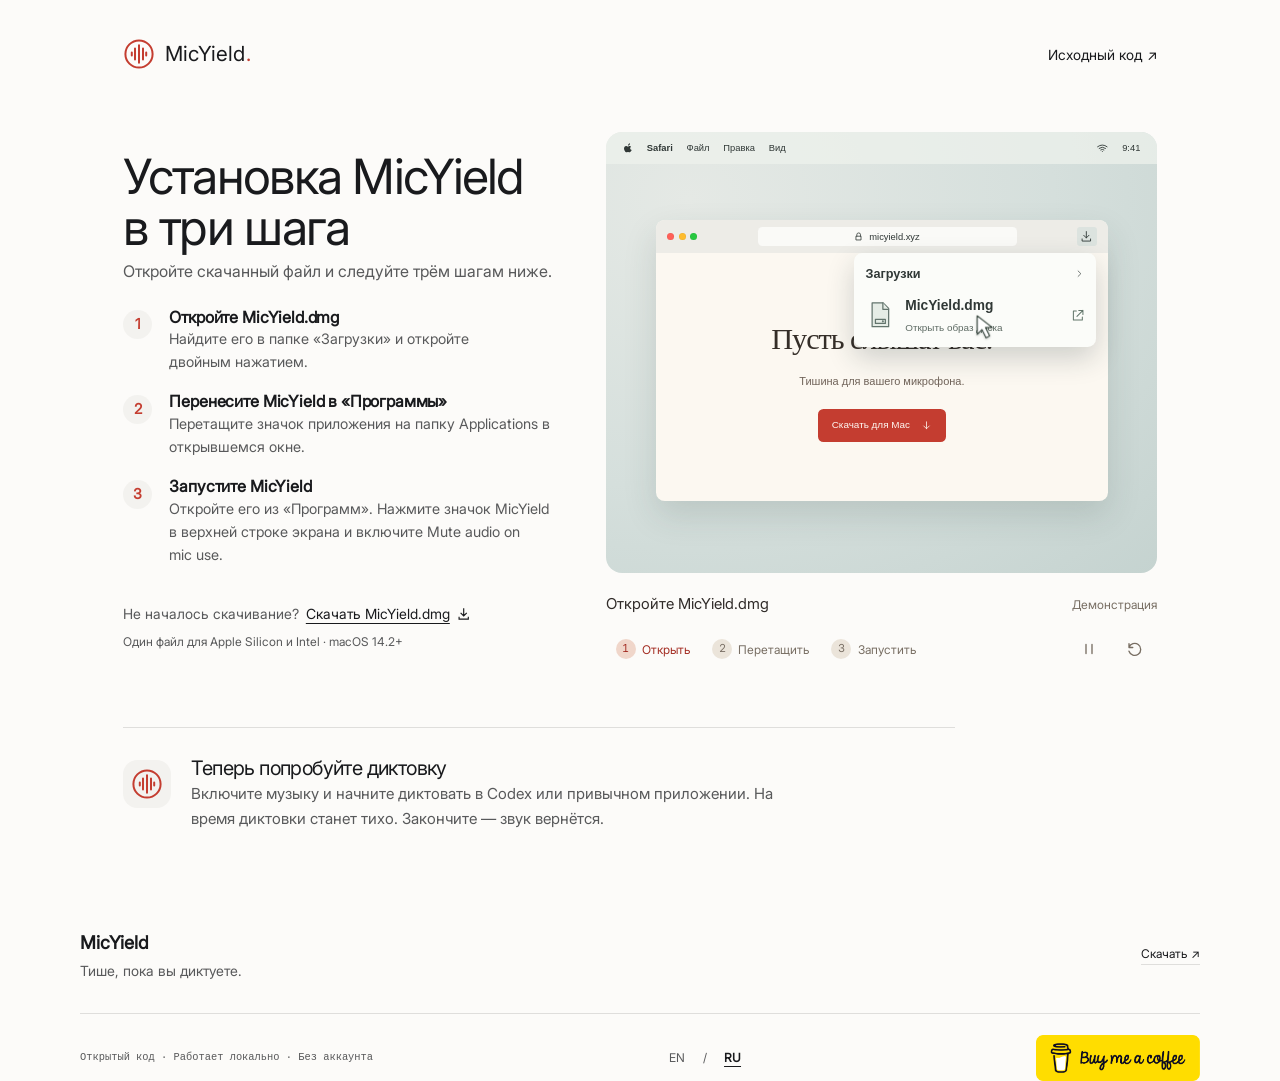
<file: ru/download/index.html>
<!DOCTYPE html><html lang="ru" class="theme-light"><head><meta charset="utf-8"><style>
  @layer base, patterns, components, utilities;
</style><meta name="viewport" content="width=device-width, initial-scale=1"><style>@font-face{font-family:Inter-a7104050ada94962;src:url("/_astro/fonts/62d3b62d6a7271da.woff2") format("woff2");font-display:swap;font-weight:400;font-style:normal;}@font-face{font-family:"Inter-a7104050ada94962 fallback: Arial";src:local("Arial");font-display:swap;font-weight:400;font-style:normal;size-adjust:101.862%;ascent-override:95.1042%;descent-override:23.6802%;line-gap-override:0%;}:root{--font-inter:Inter-a7104050ada94962,"Inter-a7104050ada94962 fallback: Arial",sans-serif;}</style><link rel="preload" href="/_astro/fonts/62d3b62d6a7271da.woff2" as="font" type="font/woff2" crossorigin><title>Установка MicYield | MicYield</title><meta name="description" content="Откройте MicYield.dmg, перенесите приложение в «Программы» и запустите его."><link rel="canonical" href="https://micyield.xyz/ru/download/"><link rel="alternate" hreflang="en" href="https://micyield.xyz/download/"><link rel="alternate" hreflang="ru" href="https://micyield.xyz/ru/download/"><link rel="alternate" hreflang="x-default" href="https://micyield.xyz/download/"><link rel="sitemap" type="application/xml" href="https://micyield.xyz/sitemap-index.xml"><meta name="robots" content="noindex, nofollow"><meta property="og:type" content="website"><meta property="og:locale" content="ru_RU"><meta property="og:site_name" content="MicYield"><meta property="og:title" content="Установка MicYield | MicYield"><meta property="og:description" content="Откройте MicYield.dmg, перенесите приложение в «Программы» и запустите его."><meta property="og:url" content="https://micyield.xyz/ru/download/"><meta property="og:image" content="https://micyield.xyz/og-image.jpg"><meta property="og:image:alt" content="MicYield — звук выключается на время диктовки и возвращается после неё."><meta property="og:image:width" content="1200"><meta property="og:image:height" content="630"><meta property="og:image:type" content="image/jpeg"><meta name="twitter:card" content="summary_large_image"><meta name="twitter:title" content="Установка MicYield | MicYield"><meta name="twitter:description" content="Откройте MicYield.dmg, перенесите приложение в «Программы» и запустите его."><meta name="twitter:image" content="https://micyield.xyz/og-image.jpg"><meta name="twitter:image:alt" content="MicYield — звук выключается на время диктовки и возвращается после неё."><link rel="icon" type="image/svg+xml" href="/favicon.svg"><meta name="generator" content="Astro v7.2.9"><script data-locale-redirect>(function(){const canRedirect = false;

  (() => {
    if (!canRedirect) return;
    const requested = new URLSearchParams(location.search).get("lang");
    const explicit =
      requested === "en" || requested === "ru" ? requested : null;
    let stored = null;
    try {
      const value = localStorage.getItem("micyield-language");
      if (value === "en" || value === "ru") stored = value;
      if (explicit) localStorage.setItem("micyield-language", explicit);
    } catch {}
    const primary = (navigator.languages?.[0] || navigator.language || "en")
      .split(/[-_]/)[0]
      .toLowerCase();
    const preferred = explicit || stored || (primary === "ru" ? "ru" : "en");
    if (preferred !== "ru") return;
    const match = /^\/(preview|download)\/?$/.exec(location.pathname);
    const page = match ? `/${match[1]}/` : "/";
    document.documentElement.dataset.localeRedirecting = "true";
    location.replace("/ru" + page + location.search + location.hash);
  })();
})();</script><script>
      try {
        const stored = localStorage.getItem("landpack-theme");
        if (stored === "dark" || stored === "light") {
          document.documentElement.classList.remove(
            "theme-light",
            "theme-dark",
          );
          document.documentElement.classList.add("theme-" + stored);
        }
      } catch {}
    </script><link rel="stylesheet" href="/_astro/Heading.B1B6th6Y.css"><link rel="stylesheet" href="/_astro/ProjectInstall.DKpOLEYN.css"></head><body><a href="#main" class="button_wrap skip-link"><span class="button_text text-style-trim">Перейти к содержимому</span></a><script type="module">var e=document.querySelector(`.nav_wrap`);if(e){let t=document.querySelector(`#mobile-navigation`),n=e.querySelector(`.nav_menu`),r=Math.max(0,window.scrollY),i=!1,a=()=>e.classList.remove(`scroll-hidden`),o=()=>{let n=Math.max(0,Math.min(window.scrollY,document.documentElement.scrollHeight-window.innerHeight));e.classList.toggle(`scrolled`,n>0),n<=e.offsetHeight||n<r||t?.open?a():n>r&&e.classList.add(`scroll-hidden`),r=n,i=!1};o(),window.addEventListener(`scroll`,()=>{i||(i=!0,requestAnimationFrame(o))},{passive:!0}),window.addEventListener(`pageshow`,()=>{r=Math.max(0,window.scrollY),o(),a()}),e.addEventListener(`focusin`,a),t?.addEventListener(`modal-open`,()=>{a(),n?.setAttribute(`aria-expanded`,`true`)}),t?.addEventListener(`modal-close`,()=>{n?.setAttribute(`aria-expanded`,`false`),r=Math.max(0,window.scrollY)});let s=window.matchMedia(`(min-width: 48rem)`);s.addEventListener(`change`,()=>{s.matches&&t?.open&&t.close()})}var t=document.querySelector(`[data-theme-toggle]`);if(t){let e=document.documentElement.lang===`ru`;t.hidden=!1;let n=()=>t.setAttribute(`aria-label`,document.documentElement.classList.contains(`theme-dark`)?e?`Включить светлую тему`:`Switch to light theme`:e?`Включить тёмную тему`:`Switch to dark theme`);n(),t.addEventListener(`click`,()=>{let e=document.documentElement.classList.toggle(`theme-dark`);document.documentElement.classList.toggle(`theme-light`,!e);try{localStorage.setItem(`landpack-theme`,e?`dark`:`light`)}catch{}n()})}</script><main id="main" tabindex="-1"><section class="install-guide_wrap" data-install-handoff><header class="install-guide_header"><a class="install-guide_brand" href="/ru/" aria-label="На главную MicYield"><svg class="project-mark" viewBox="0 0 40 40" aria-hidden="true" fill="none" stroke="currentColor" stroke-width="2.5" stroke-linecap="round"><circle cx="20" cy="20" r="17"></circle><path d="M11 18v4m4-9v14m5-18v22m5-18v14m4-9v4"></path></svg><span>MicYield<span class="install-guide_dot">.</span></span></a><a class="install-guide_source" href="https://github.com/rnovikov1/MicYield" target="_blank" rel="noopener noreferrer">Исходный код<span aria-hidden="true"> ↗</span></a></header><div class="install-guide_layout"><div class="install-guide_content"><h1 class="heading text-style-h2">Установка MicYield в три шага</h1><p class="install-guide_intro">Откройте скачанный файл и следуйте трём шагам ниже.</p><ol class="install-guide_steps" id="steps"><li class="install-guide_step" data-install-guide-step="1"><span class="install-guide_number" aria-hidden="true">1</span><div><h2 class="heading text-style-h6">Откройте MicYield.dmg</h2><p>Найдите его в папке «Загрузки» и откройте двойным нажатием.</p></div></li><li class="install-guide_step" data-install-guide-step="2"><span class="install-guide_number" aria-hidden="true">2</span><div><h2 class="heading text-style-h6">Перенесите MicYield в «Программы»</h2><p>Перетащите значок приложения на папку Applications в открывшемся окне.</p></div></li><li class="install-guide_step" data-install-guide-step="3"><span class="install-guide_number" aria-hidden="true">3</span><div><h2 class="heading text-style-h6">Запустите MicYield</h2><p>Откройте его из «Программ». Нажмите значок MicYield в верхней строке экрана и включите Mute audio on mic use.</p></div></li></ol><div class="install-guide_retry"><span>Не началось скачивание?</span><a href="https://github.com/rnovikov1/MicYield/releases/download/v0.3.5/MicYield.dmg" data-install-file download="MicYield.dmg">Скачать MicYield.dmg<svg viewBox="0 0 20 20" fill="none" stroke="currentColor" stroke-width="1.5" aria-hidden="true"><path d="M10 3v10m-4-4 4 4 4-4M4 14v3h12v-3"></path></svg></a><p>Один файл для Apple Silicon и Intel · macOS 14.2+</p></div></div><div class="install-guide_visual"><figure class="install-demo_wrap" data-install-demo data-locale="ru" data-step="2" data-playing="false" aria-label="Демонстрация установки MicYield на Mac"><div class="install-demo_artboard" aria-hidden="true"><div class="install-demo_desktop"><div class="install-demo_menubar"><svg class="install-demo_apple" viewBox="0 0 24 24" fill="currentColor"><path d="M16.2 2.2c.1 1.6-.6 2.8-1.5 3.7-.9.9-2 1.4-3.2 1.3-.1-1.4.6-2.7 1.4-3.5.9-.9 2.1-1.4 3.3-1.5ZM20.1 17.4c-.5 1.1-.8 1.6-1.5 2.6-.9 1.3-2.2 2.9-3.7 2.9-1.3 0-1.6-.8-3.4-.8-1.7 0-2.1.8-3.4.8-1.4.1-2.7-1.4-3.6-2.7-2.5-3.7-2.8-8-.9-10.3 1.3-1.6 3.4-2 5.3-1.3.7.2 1.4.7 2.3.7.8 0 1.3-.4 2.3-.7 1.7-.5 3.8-.2 5.2 1.2-3.6 2-3 6.5 1.4 7.6Z"></path></svg><strong data-install-app>Finder</strong><span>Файл</span><span>Правка</span><span>Вид</span><span class="install-demo_menu-spacer"></span><span class="install-demo_menu-icon" data-install-menu-icon><svg viewBox="0 0 28 28"><path d="M6 11.333333333333334v5.333333333333333"></path><path d="M10 8v12"></path><path d="M14 4v20"></path><path d="M18 8v12"></path><path d="M22 11.333333333333334v5.333333333333333"></path></svg></span><svg class="install-demo_wifi" viewBox="0 0 24 24"><path d="M3 9a15 15 0 0 1 18 0M6 12a10 10 0 0 1 12 0m-9 3a5 5 0 0 1 6 0m-3 3h.01"></path></svg><span>9:41</span></div><div class="install-demo_browser" data-install-browser><div class="install-demo_toolbar"><span class="install-demo_traffic"><i></i><i></i><i></i></span><span class="install-demo_address"><svg viewBox="0 0 20 20"><path d="M6 9V6a4 4 0 0 1 8 0v3M5 9h10v8H5Z"></path></svg>micyield.xyz</span><span class="install-demo_download-symbol"><svg viewBox="0 0 24 24"><path d="M12 3v12m-5-5 5 5 5-5M4 17v4h16v-4"></path></svg></span></div><div class="install-demo_browser-page"><span class="install-demo_wordmark">MicYield</span><strong>Пусть слышат вас.</strong><span>Тишина для вашего микрофона.</span><div class="install-demo_page-button">Скачать для Mac<svg viewBox="0 0 24 24"><path d="M12 4v15m-6-6 6 6 6-6"></path></svg></div></div></div><div class="install-demo_download" data-install-download><div class="install-demo_download-heading">Загрузки<svg viewBox="0 0 24 24"><path d="m8 5 7 7-7 7"></path></svg></div><div class="install-demo_download-file"><span class="install-demo_disk"><svg viewBox="0 0 30 34"><path d="M5 2h13l7 7v22H5Z"></path><path d="M18 2v8h7M9 22h12v5H9Z"></path><circle cx="18" cy="24.5" r=".5"></circle></svg></span><div><strong>MicYield.dmg</strong><span>Открыть образ диска</span></div><svg class="install-demo_file-open" viewBox="0 0 24 24"><path d="M9 5H4v15h15v-5M13 4h7v7m0-7L10 14"></path></svg></div></div><div class="install-demo_finder" data-install-finder><div class="install-demo_finder-toolbar"><span class="install-demo_traffic"><i></i><i></i><i></i></span><strong data-install-window-title>MicYield</strong><svg viewBox="0 0 24 24"><circle cx="10" cy="10" r="6"></circle><path d="m15 15 5 5"></path></svg></div><div class="install-demo_finder-body"><span class="install-demo_file install-demo_source" data-install-source><span class="install-demo_app-icon"><svg viewBox="0 0 50 50"><path d="M11 21v8"></path><path d="M18 16v18"></path><path d="M25 10v30"></path><path d="M32 16v18"></path><path d="M39 21v8"></path></svg></span><strong>MicYield</strong></span><svg class="install-demo_drag-arrow" data-install-arrow viewBox="0 0 90 30"><path d="M3 15h80m-12-10 12 10-12 10"></path></svg><span class="install-demo_file install-demo_destination" data-install-folder><svg class="install-demo_folder" viewBox="0 0 80 68"><path d="M3 13V8a5 5 0 0 1 5-5h23l8 8h33a5 5 0 0 1 5 5v44a5 5 0 0 1-5 5H8a5 5 0 0 1-5-5Z"></path><path d="M3 19h74v41a5 5 0 0 1-5 5H8a5 5 0 0 1-5-5Z"></path><path class="install-demo_folder-mark" d="m32 48 9-23m-2 0 9 23M29 43h22"></path></svg><strong>Программы</strong></span><span class="install-demo_file install-demo_installed" data-install-installed><span class="install-demo_app-icon"><svg viewBox="0 0 50 50"><path d="M11 21v8"></path><path d="M18 16v18"></path><path d="M25 10v30"></path><path d="M32 16v18"></path><path d="M39 21v8"></path></svg></span><strong>MicYield</strong></span><span class="install-demo_file install-demo_dragged" data-install-dragged><span class="install-demo_app-icon"><svg viewBox="0 0 50 50"><path d="M11 21v8"></path><path d="M18 16v18"></path><path d="M25 10v30"></path><path d="M32 16v18"></path><path d="M39 21v8"></path></svg></span><strong>MicYield</strong><span class="install-demo_copy-badge">+</span></span></div><div class="install-demo_finder-footer" data-install-finder-footer>Перетащите приложение в папку «Программы»</div></div><div class="install-demo_panel" data-install-panel><div class="install-demo_panel-heading"><svg viewBox="0 0 28 28"><path d="M6 11.333333333333334v5.333333333333333"></path><path d="M10 8v12"></path><path d="M14 4v20"></path><path d="M18 8v12"></path><path d="M22 11.333333333333334v5.333333333333333"></path></svg><div><strong>MicYield</strong><span>Ready · Microphone is idle</span></div></div><div class="install-demo_panel-option"><strong>Mute audio on mic use</strong><span class="install-demo_switch"><i></i></span></div><p>Music and videos keep playing silently.<br>Your sound comes back when you finish dictating.</p><div class="install-demo_panel-option install-demo_login"><span>Open at login</span><span class="install-demo_switch off"><i></i></span></div><div class="install-demo_panel-bottom"><span>MicYield website</span><span>Quit</span></div></div><div class="install-demo_callout" data-install-callout><span class="install-demo_callout-line"></span><strong>Ищите MicYield здесь</strong><span>В строке меню вашего Mac.</span></div><span class="install-demo_cursor" data-install-cursor><svg viewBox="0 0 28 36"><path d="M3 2v27l7-7 6 12 5-3-6-12h10Z"></path></svg><span class="install-demo_click" data-install-click></span></span></div></div><figcaption class="install-demo_caption"><span class="install-demo_caption-text" data-install-caption>Перетащите MicYield в «Программы»</span><span class="install-demo_demo-label">Демонстрация</span></figcaption><div class="install-demo_controls" data-install-controls hidden><div class="install-demo_steps" role="group" aria-label="Шаги установки"><button type="button" data-install-step="1" aria-label="1. Откройте MicYield.dmg" aria-pressed="false"><span>1</span><span>Открыть</span></button><button type="button" data-install-step="2" aria-label="2. Перетащите MicYield в «Программы»" aria-pressed="true"><span>2</span><span>Перетащить</span></button><button type="button" data-install-step="3" aria-label="3. Откройте MicYield из «Программ»" aria-pressed="false"><span>3</span><span>Запустить</span></button></div><div class="install-demo_playback"><button type="button" data-install-toggle aria-label="Пауза демонстрации"><svg viewBox="0 0 24 24" aria-hidden="true"><path class="install-demo_pause" d="M8 6v12M16 6v12"></path><path class="install-demo_play" d="m8 5 11 7-11 7Z"></path></svg></button><button type="button" data-install-replay aria-label="Повторить демонстрацию"><svg viewBox="0 0 24 24" aria-hidden="true"><path d="M4 10a8 8 0 1 1 0 5m0-10v5h5"></path></svg></button></div></div><p class="install-demo_accessible">Демонстрация установки: откройте MicYield.dmg, перетащите MicYield в «Программы» и запустите его. Затем включите Mute audio on mic use в меню приложения.</p></figure><script type="module" src="/_astro/InstallDemo.astro_astro_type_script_index_0_lang.DFFBvYw4.js"></script></div></div><div class="install-guide_try"><div class="install-guide_voice" aria-hidden="true"><svg class="project-mark" viewBox="0 0 40 40" aria-hidden="true" fill="none" stroke="currentColor" stroke-width="2.5" stroke-linecap="round"><circle cx="20" cy="20" r="17"></circle><path d="M11 18v4m4-9v14m5-18v22m5-18v14m4-9v4"></path></svg></div><div><h2 class="heading text-style-h5">Теперь попробуйте диктовку</h2><p>Включите музыку и начните диктовать в Codex или привычном приложении. На время диктовки станет тихо. Закончите — звук вернётся.</p></div></div></section><script data-install-start>
  (() => {
    const startDownload = () => {
      const root = document.querySelector("[data-install-handoff]");
      if (
        !root ||
        document.documentElement.dataset.localeRedirecting === "true"
      )
        return;
      const current = new URL(location.href);
      if (current.searchParams.get("start") !== "1") return;
      current.searchParams.delete("start");
      history.replaceState(
        history.state,
        "",
        current.pathname + current.search + current.hash,
      );
      for (const choice of document.querySelectorAll("[data-locale-choice]")) {
        const destination = new URL(choice.href, current);
        destination.searchParams.delete("start");
        choice.href = destination.href;
      }
      root.querySelector("[data-install-file]")?.click();
    };
    if (document.readyState === "loading") {
      document.addEventListener("DOMContentLoaded", startDownload, {
        once: true,
      });
    } else {
      startDownload();
    }
  })();
</script></main><footer class="footer_wrap"><div class="footer_inner"><div class="footer_identity"><strong class="footer_name">MicYield</strong><span class="footer_label">Тише, пока вы диктуете.</span></div><nav class="footer_links" aria-label="Навигация в подвале"><a href="/ru/download/?start=1" class="button_wrap link"><span class="button_text text-style-trim">Скачать<span class="button_arrow up-right" aria-hidden="true">↗</span></span></a></nav></div><div class="footer_bottom"><span>Открытый код · Работает локально · Без аккаунта</span><nav class="footer_languages" aria-label="Язык сайта"><a href="/download/?lang=en" hreflang="en" lang="en" data-locale-choice="en" aria-label="Английская версия">EN</a><span aria-hidden="true">/</span><a href="/ru/download/" hreflang="ru" lang="ru" data-locale-choice="ru" aria-label="Русская версия" aria-current="page">RU</a></nav><a class="support_badge" href="https://buymeacoffee.com/sosun" target="_blank" rel="noopener noreferrer" aria-label="Поддержать MicYield на Buy Me a Coffee"><img src="/images/buy-me-a-coffee.png" width="164" height="46" alt="Buy me a coffee" loading="lazy" decoding="async"></a></div></footer><script data-locale-navigation>
  (() => {
    const current = new URL(location.href);
    for (const link of document.querySelectorAll("[data-locale-choice]")) {
      const destination = new URL(link.getAttribute("href"), current);
      destination.search = current.search;
      destination.hash = current.hash;
      destination.searchParams.delete("start");
      if (link.dataset.localeChoice === "en") {
        destination.searchParams.set("lang", "en");
      } else {
        destination.searchParams.delete("lang");
      }
      link.setAttribute(
        "href",
        destination.pathname + destination.search + destination.hash,
      );
    }
    if (
      document.documentElement.lang !== "en" ||
      current.searchParams.get("lang") !== "en"
    )
      return;
    for (const link of document.querySelectorAll("a[href]")) {
      if (
        link.dataset.localeChoice ||
        link.getAttribute("href")?.startsWith("#")
      )
        continue;
      let destination;
      try {
        destination = new URL(link.getAttribute("href"), current);
      } catch {
        continue;
      }
      if (
        destination.origin !== current.origin ||
        !/^\/(?:(?:preview|download)\/?)?$/.test(destination.pathname)
      )
        continue;
      destination.searchParams.set("lang", "en");
      link.setAttribute(
        "href",
        destination.pathname + destination.search + destination.hash,
      );
    }
  })();
</script><script type="module">for(let e of document.querySelectorAll(`[data-locale-choice]`))e.addEventListener(`click`,()=>{let t=e.dataset.localeChoice;if(t===`en`||t===`ru`)try{if(localStorage.setItem(`micyield-language`,t),localStorage.getItem(`micyield-language`)!==t)throw Error(`Language preference unavailable`)}catch{let n=new URL(e.href);t===`en`?n.searchParams.set(`lang`,`en`):n.searchParams.delete(`lang`),e.href=n.href}});</script></body></html>
</file>
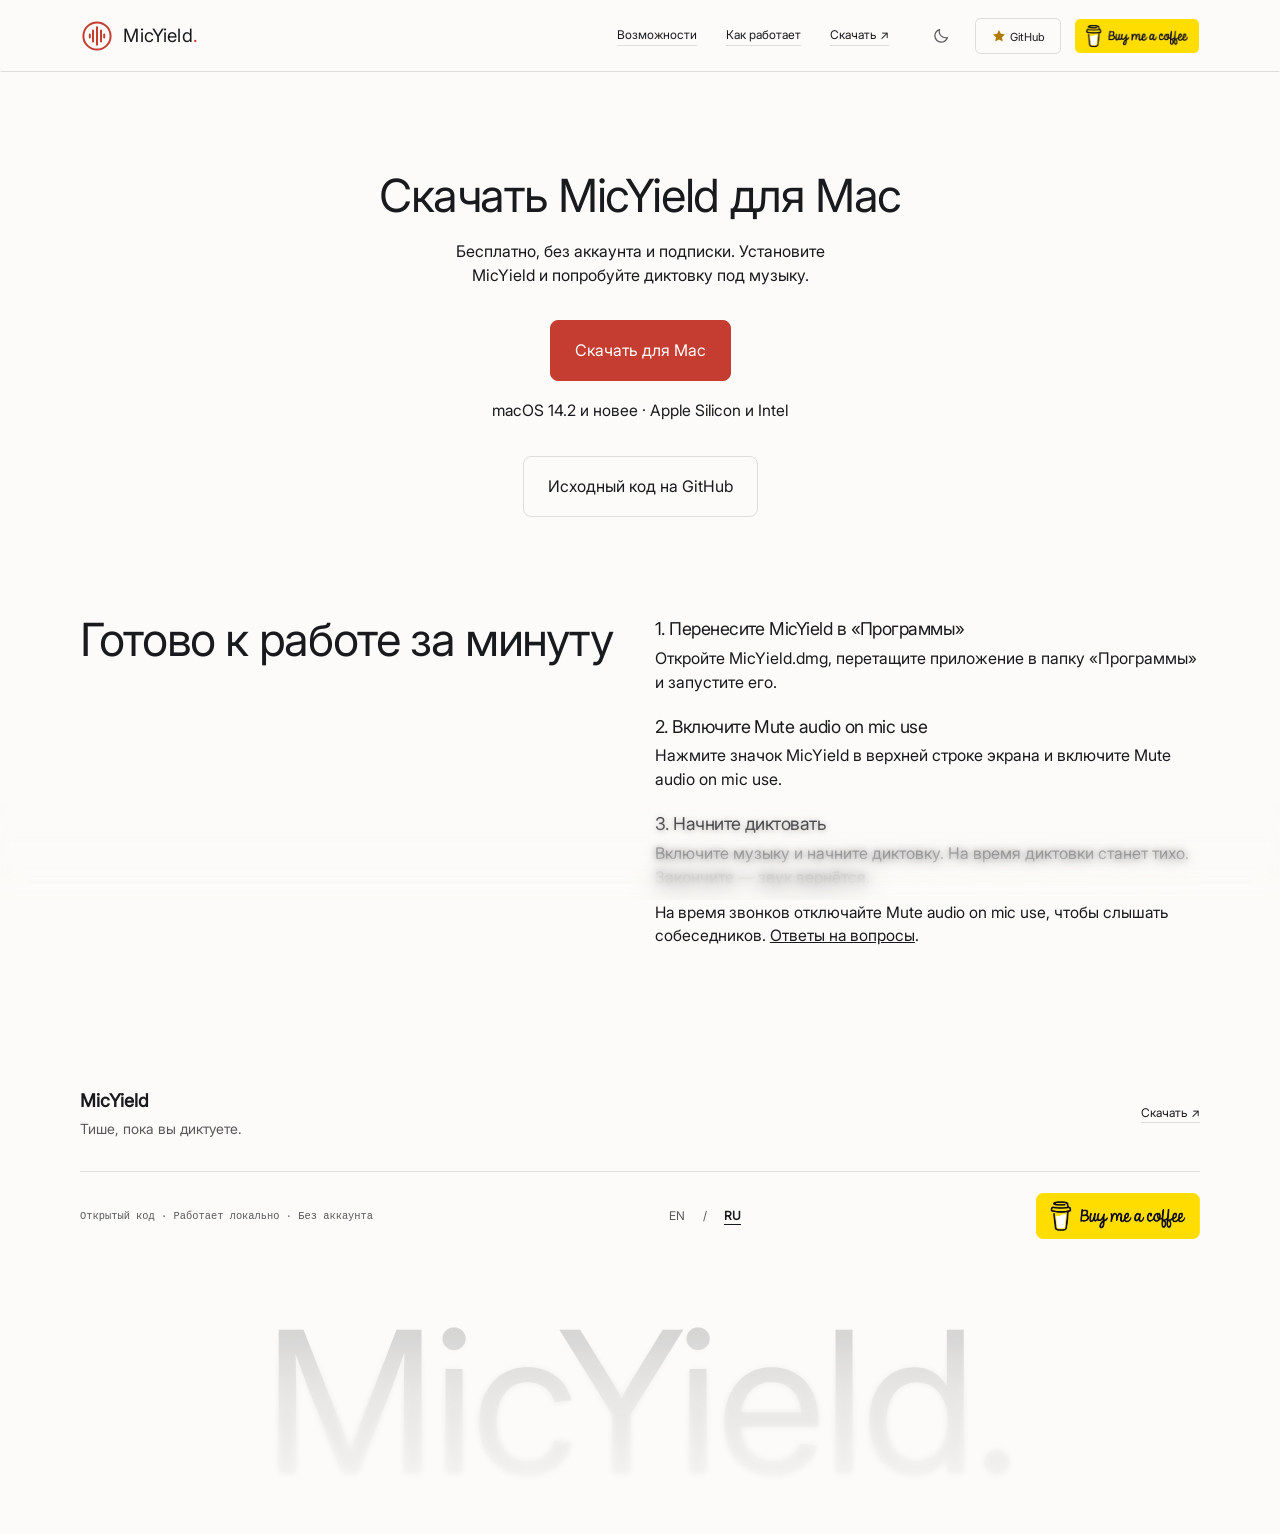
<file: ru/preview/index.html>
<!DOCTYPE html><html lang="ru" class="theme-light"><head><meta charset="utf-8"><style>
  @layer base, patterns, components, utilities;
</style><meta name="viewport" content="width=device-width, initial-scale=1"><style>@font-face{font-family:Inter-a7104050ada94962;src:url("/_astro/fonts/62d3b62d6a7271da.woff2") format("woff2");font-display:swap;font-weight:400;font-style:normal;}@font-face{font-family:"Inter-a7104050ada94962 fallback: Arial";src:local("Arial");font-display:swap;font-weight:400;font-style:normal;size-adjust:101.862%;ascent-override:95.1042%;descent-override:23.6802%;line-gap-override:0%;}:root{--font-inter:Inter-a7104050ada94962,"Inter-a7104050ada94962 fallback: Arial",sans-serif;}</style><link rel="preload" href="/_astro/fonts/62d3b62d6a7271da.woff2" as="font" type="font/woff2" crossorigin><title>Скачать для Mac — бесплатно и с открытым кодом | MicYield</title><meta name="description" content="Скачайте MicYield для Mac: локальное приложение с открытым кодом, которое выключает звук на время диктовки."><link rel="canonical" href="https://micyield.xyz/ru/preview/"><link rel="alternate" hreflang="en" href="https://micyield.xyz/preview/"><link rel="alternate" hreflang="ru" href="https://micyield.xyz/ru/preview/"><link rel="alternate" hreflang="x-default" href="https://micyield.xyz/preview/"><link rel="sitemap" type="application/xml" href="https://micyield.xyz/sitemap-index.xml"><meta property="og:type" content="website"><meta property="og:locale" content="ru_RU"><meta property="og:site_name" content="MicYield"><meta property="og:title" content="Скачать для Mac — бесплатно и с открытым кодом | MicYield"><meta property="og:description" content="Скачайте MicYield для Mac: локальное приложение с открытым кодом, которое выключает звук на время диктовки."><meta property="og:url" content="https://micyield.xyz/ru/preview/"><meta property="og:image" content="https://micyield.xyz/og-image.jpg"><meta property="og:image:alt" content="MicYield — звук выключается на время диктовки и возвращается после неё."><meta property="og:image:width" content="1200"><meta property="og:image:height" content="630"><meta property="og:image:type" content="image/jpeg"><meta name="twitter:card" content="summary_large_image"><meta name="twitter:title" content="Скачать для Mac — бесплатно и с открытым кодом | MicYield"><meta name="twitter:description" content="Скачайте MicYield для Mac: локальное приложение с открытым кодом, которое выключает звук на время диктовки."><meta name="twitter:image" content="https://micyield.xyz/og-image.jpg"><meta name="twitter:image:alt" content="MicYield — звук выключается на время диктовки и возвращается после неё."><link rel="icon" type="image/svg+xml" href="/favicon.svg"><meta name="generator" content="Astro v7.2.9"><script data-locale-redirect>(function(){const canRedirect = false;

  (() => {
    if (!canRedirect) return;
    const requested = new URLSearchParams(location.search).get("lang");
    const explicit =
      requested === "en" || requested === "ru" ? requested : null;
    let stored = null;
    try {
      const value = localStorage.getItem("micyield-language");
      if (value === "en" || value === "ru") stored = value;
      if (explicit) localStorage.setItem("micyield-language", explicit);
    } catch {}
    const primary = (navigator.languages?.[0] || navigator.language || "en")
      .split(/[-_]/)[0]
      .toLowerCase();
    const preferred = explicit || stored || (primary === "ru" ? "ru" : "en");
    if (preferred !== "ru") return;
    const match = /^\/(preview|download)\/?$/.exec(location.pathname);
    const page = match ? `/${match[1]}/` : "/";
    document.documentElement.dataset.localeRedirecting = "true";
    location.replace("/ru" + page + location.search + location.hash);
  })();
})();</script><script>
      try {
        const stored = localStorage.getItem("landpack-theme");
        if (stored === "dark" || stored === "light") {
          document.documentElement.classList.remove(
            "theme-light",
            "theme-dark",
          );
          document.documentElement.classList.add("theme-" + stored);
        }
      } catch {}
    </script><link rel="stylesheet" href="/_astro/Heading.B1B6th6Y.css"><style>@layer components{.layout{--_visual-ratio:3 / 2;--_alignment:start;--_column-count:1;column-gap:var(--site-gutter);row-gap:var(--space-8);grid-template-columns:repeat(var(--_column-count), minmax(0, 1fr));flex-direction:column;align-items:stretch;width:100%;display:flex}.layout>*{align-items:var(--_alignment,start);text-align:var(--_alignment,start);flex-direction:column;width:100%;max-width:100%;display:flex}.layout>:first-child{align-self:center}.layout>:last-child:not(:has(>:not(.image,.video,.overlay))){border-radius:var(--radius-small);aspect-ratio:var(--_visual-ratio);position:relative}.layout>:last-child:not(:has(>:not(.image,.video,.overlay)))>:is(.image,.video,.overlay){border-radius:inherit;width:100%;height:100%;position:absolute;inset:0}.layout.centered{--_alignment:center}.layout.auto-width{justify-content:space-between;align-items:end;row-gap:var(--space-6);flex-flow:wrap}.layout.auto-width>*{align-self:unset;width:auto}.layout.auto-width>:last-child{min-width:min(4rem,100%)}.layout.columns{column-gap:var(--section-space-small);display:grid}@media (min-width:64rem){.layout.columns{--_column-count:2}.layout.columns.reversed>:last-child{order:-1}}.layout.sticky-content{--_visual-ratio:1 / 1;display:grid}@media (min-width:64rem){.layout.sticky-content{--_column-count:2}.layout.sticky-content>:first-child{top:calc(var(--site-margin) + var(--nav-height));align-self:start;position:sticky}}.layout.sticky-visual{--_visual-ratio:1 / 1;display:grid}@media (min-width:64rem){.layout.sticky-visual{--_column-count:2}.layout.sticky-visual>:first-child{align-self:start}.layout.sticky-visual>:last-child{top:calc(var(--site-margin) + var(--nav-height));max-height:calc(100svh - var(--nav-height) - var(--site-margin) * 2);align-self:start;position:sticky}}.layout.breakout{flex-shrink:0;align-self:center;gap:0;width:100vw;display:grid}.layout.breakout>:first-child{width:var(--site-width);padding-block:var(--section-space-medium);margin-inline:auto}.layout.breakout>:last-child{border-radius:0}@media (min-width:64rem){.layout.breakout{--_column-count:2}.layout.breakout>:first-child{max-width:calc(var(--max-width-main) / 2)}.layout.breakout>:last-child{border-top-left-radius:var(--radius-small);border-bottom-left-radius:var(--radius-small)}.layout.breakout.reversed>:last-child{border-top-left-radius:0;border-bottom-left-radius:0;border-top-right-radius:var(--radius-small);border-bottom-right-radius:var(--radius-small);order:-1}}.layout.contain{background-color:var(--background-2);border-radius:var(--radius-main);gap:0;display:grid;position:relative;overflow:clip}.layout.contain>:first-child{padding:var(--space-6)}.layout.contain>:last-child{border-radius:0}@media (min-width:64rem){.layout.contain{--_column-count:2}.layout.contain.reversed>:last-child{order:-1}}.layout.card-layout{border-radius:var(--radius-main);justify-content:center;min-height:26rem;position:relative;overflow:clip}.layout.card-layout>:first-child{padding:var(--space-6);padding-block:var(--section-space-medium);padding-inline:var(--space-5);z-index:1;--_alignment:center;position:relative}.layout.card-layout>:last-child{width:100%;height:100%;opacity:calc(var(--_media-opacity,70) / 100);pointer-events:none;border-radius:0;position:absolute;inset:0}}
</style></head><body><a href="#main" class="button_wrap skip-link"><span class="button_text text-style-trim">Перейти к содержимому</span></a><header class="nav_wrap" data-locale="ru"><div class="nav_inner"><a class="nav_logo" href="/ru/" aria-label="Главная MicYield"><svg class="project-mark" viewBox="0 0 40 40" aria-hidden="true" fill="none" stroke="currentColor" stroke-width="2.5" stroke-linecap="round"><circle cx="20" cy="20" r="17"></circle><path d="M11 18v4m4-9v14m5-18v22m5-18v14m4-9v4"></path></svg><span>MicYield<span class="nav_logo_dot">.</span></span></a><nav class="nav_links" aria-label="Основная навигация"><a href="/ru/#features" class="button_wrap link"><span class="button_text text-style-trim">Возможности</span></a><a href="/ru/#get-started" class="button_wrap link"><span class="button_text text-style-trim">Как работает</span></a><a href="/ru/download/?start=1" class="button_wrap link"><span class="button_text text-style-trim">Скачать<span class="button_arrow up-right" aria-hidden="true">↗</span></span></a></nav><div class="nav_actions"><button class="nav_theme" type="button" aria-label="Включить тёмную тему" data-theme-toggle hidden><svg class="nav_moon" width="18" height="18" viewBox="0 0 24 24" fill="none" stroke="currentColor" stroke-width="1.5" aria-hidden="true"><path d="M20.5 14a8.5 8.5 0 0 1-10.5-10.5A8.5 8.5 0 1 0 20.5 14Z"></path></svg><svg class="nav_sun" width="18" height="18" viewBox="0 0 24 24" fill="none" stroke="currentColor" stroke-width="1.5" stroke-linecap="round" aria-hidden="true"><circle cx="12" cy="12" r="4"></circle><path d="M12 2v2m0 16v2M2 12h2m16 0h2M5 5l1.5 1.5m11 11L19 19M5 19l1.5-1.5m11-11L19 5"></path></svg></button><a aria-label="Посмотреть на GitHub" href="https://github.com/rnovikov1/MicYield" class="button_wrap secondary nav_github"><span class="button_text text-style-trim"><svg class="star_wrap" viewBox="0 0 24 24" fill="currentColor" stroke="none" stroke-width="1.6" stroke-linejoin="round" aria-hidden="true"><path d="m12 3 2.8 5.7 6.2.9-4.5 4.4 1.1 6.2-5.6-3-5.6 3 1.1-6.2L3 9.6l6.2-.9L12 3Z"></path></svg><span>GitHub</span></span></a><a class="nav_support" href="https://buymeacoffee.com/sosun" target="_blank" rel="noopener noreferrer" aria-label="Поддержать MicYield на Buy Me a Coffee (откроется в новой вкладке)"><img src="/images/buy-me-a-coffee.png" alt="Buy me a coffee" width="124" height="35"></a><button class="nav_menu" type="button" data-modal-open="mobile-navigation" aria-label="Открыть меню" aria-controls="mobile-navigation" aria-expanded="false"><svg viewBox="0 0 24 24" width="24" height="24" fill="none" stroke="currentColor" stroke-width="1.5" stroke-linecap="round" aria-hidden="true"><path d="M4 7h16M4 12h16M4 17h16"></path></svg></button></div></div><dialog id="mobile-navigation" class="modal_wrap side-panel nav_drawer" aria-label="Навигация"><div class="modal_content"><button aria-label="Закрыть" type="button" data-modal-close="true" class="button_wrap secondary close modal_close"><svg width="26" height="26" viewBox="0 0 26 26" fill="none" aria-hidden="true" class="icon small button_mark">
<path d="M2 2L24.6274 24.6274" stroke="currentColor" vector-effect="non-scaling-stroke" style="stroke-width: var(--border-width)" />
<path d="M2 25.0024L24.6274 2.375" stroke="currentColor" vector-effect="non-scaling-stroke" style="stroke-width: var(--border-width)" />
</svg></button><div class="modal_scroll" data-modal-scroll><div class="modal_body margin-trim"><span class="nav_drawer-title">MicYield</span><nav class="nav_drawer-links" aria-label="Мобильная навигация"><a href="/ru/#features" data-modal-close="true" class="button_wrap link"><span class="button_text text-style-trim">Возможности</span></a><a href="/ru/#get-started" data-modal-close="true" class="button_wrap link"><span class="button_text text-style-trim">Как работает</span></a><a href="/ru/download/?start=1" data-modal-close="true" class="button_wrap link"><span class="button_text text-style-trim">Скачать<span class="button_arrow up-right" aria-hidden="true">↗</span></span></a><a href="https://github.com/rnovikov1/MicYield" data-modal-close="true" class="button_wrap link"><span class="button_text text-style-trim"><svg class="star_wrap" viewBox="0 0 24 24" fill="currentColor" stroke="none" stroke-width="1.6" stroke-linejoin="round" aria-hidden="true"><path d="m12 3 2.8 5.7 6.2.9-4.5 4.4 1.1 6.2-5.6-3-5.6 3 1.1-6.2L3 9.6l6.2-.9L12 3Z"></path></svg>GitHub</span></a><a class="nav_support_drawer" href="https://buymeacoffee.com/sosun" target="_blank" rel="noopener noreferrer" aria-label="Поддержать MicYield на Buy Me a Coffee (откроется в новой вкладке)" data-modal-close><img src="/images/buy-me-a-coffee.png" alt="Buy me a coffee" width="164" height="46"></a></nav></div></div></div></dialog><script type="module">for(let e of document.querySelectorAll(`.modal_wrap`)){let t=e.querySelector(`[data-modal-scroll]`),n=()=>{e.open||(t&&(t.scrollTop=0),e.showModal(),e.dispatchEvent(new CustomEvent(`modal-open`,{bubbles:!0})))};e.addEventListener(`close`,()=>e.dispatchEvent(new CustomEvent(`modal-close`,{bubbles:!0})));let r=!1;e.addEventListener(`mousedown`,t=>{r=t.target===e}),e.addEventListener(`click`,t=>{let n=t.target;n instanceof Element&&((n.closest(`[data-modal-close]`)||r&&n===e)&&e.close(),r=!1)}),document.addEventListener(`click`,t=>{let r=t.target;r instanceof Element&&r.closest(`[data-modal-open="${e.id}"], a[href="#${e.id}"]`)&&(t.preventDefault(),n())});let i=new URL(location.href);i.searchParams.get(`modal`)===e.id&&(n(),i.searchParams.delete(`modal`),history.replaceState(history.state,``,i))}</script></header><script type="module">var e=document.querySelector(`.nav_wrap`);if(e){let t=document.querySelector(`#mobile-navigation`),n=e.querySelector(`.nav_menu`),r=Math.max(0,window.scrollY),i=!1,a=()=>e.classList.remove(`scroll-hidden`),o=()=>{let n=Math.max(0,Math.min(window.scrollY,document.documentElement.scrollHeight-window.innerHeight));e.classList.toggle(`scrolled`,n>0),n<=e.offsetHeight||n<r||t?.open?a():n>r&&e.classList.add(`scroll-hidden`),r=n,i=!1};o(),window.addEventListener(`scroll`,()=>{i||(i=!0,requestAnimationFrame(o))},{passive:!0}),window.addEventListener(`pageshow`,()=>{r=Math.max(0,window.scrollY),o(),a()}),e.addEventListener(`focusin`,a),t?.addEventListener(`modal-open`,()=>{a(),n?.setAttribute(`aria-expanded`,`true`)}),t?.addEventListener(`modal-close`,()=>{n?.setAttribute(`aria-expanded`,`false`),r=Math.max(0,window.scrollY)});let s=window.matchMedia(`(min-width: 48rem)`);s.addEventListener(`change`,()=>{s.matches&&t?.open&&t.close()})}var t=document.querySelector(`[data-theme-toggle]`);if(t){let e=document.documentElement.lang===`ru`;t.hidden=!1;let n=()=>t.setAttribute(`aria-label`,document.documentElement.classList.contains(`theme-dark`)?e?`Включить светлую тему`:`Switch to light theme`:e?`Включить тёмную тему`:`Switch to dark theme`);n(),t.addEventListener(`click`,()=>{let e=document.documentElement.classList.toggle(`theme-dark`);document.documentElement.classList.toggle(`theme-light`,!e);try{localStorage.setItem(`landpack-theme`,e?`dark`:`light`)}catch{}n()})}</script><main id="main" tabindex="-1"><section class="section"><div class="container"><div class="layout centered"><div><h1 class="heading text-style-h2">Скачать MicYield для Mac</h1><p style="--_mw: 40ch;" class="text">Бесплатно, без аккаунта и подписки. Установите MicYield и попробуйте диктовку под музыку.</p><div class="button-wrapper"><a href="/ru/download/?start=1" class="button_wrap padding-block-4"><span class="button_text text-style-trim">Скачать для Mac</span></a></div><p class="text text-style-small">macOS 14.2 и новее · Apple Silicon и Intel</p><div class="button-wrapper margin-top-6"><a href="https://github.com/rnovikov1/MicYield" class="button_wrap secondary padding-block-4"><span class="button_text text-style-trim">Исходный код на GitHub</span></a></div></div></div></div></section><section class="section padding-top-0"><div class="container"><div class="layout sticky-content"><div><h2 class="heading text-style-h2">Готово к работе за минуту</h2></div><div><h3 class="heading text-style-h6">1. Перенесите MicYield в «Программы»</h3><p class="text">Откройте MicYield.dmg, перетащите приложение в папку «Программы» и запустите его.</p><h3 class="heading text-style-h6">2. Включите Mute audio on mic use</h3><p class="text">Нажмите значок MicYield в верхней строке экрана и включите Mute audio on mic use.</p><h3 class="heading text-style-h6">3. Начните диктовать</h3><p class="text">Включите музыку и начните диктовку. На время диктовки станет тихо. Закончите — звук вернётся.</p><p class="text text-style-small">На время звонков отключайте Mute audio on mic use, чтобы слышать собеседников. <a href="/ru/#faq">Ответы на вопросы</a>.</p></div></div></div></section></main><footer class="footer_wrap"><div class="footer_inner"><div class="footer_identity"><strong class="footer_name">MicYield</strong><span class="footer_label">Тише, пока вы диктуете.</span></div><nav class="footer_links" aria-label="Навигация в подвале"><a href="/ru/download/?start=1" class="button_wrap link"><span class="button_text text-style-trim">Скачать<span class="button_arrow up-right" aria-hidden="true">↗</span></span></a></nav></div><div class="footer_bottom"><span>Открытый код · Работает локально · Без аккаунта</span><nav class="footer_languages" aria-label="Язык сайта"><a href="/preview/?lang=en" hreflang="en" lang="en" data-locale-choice="en" aria-label="Английская версия">EN</a><span aria-hidden="true">/</span><a href="/ru/preview/" hreflang="ru" lang="ru" data-locale-choice="ru" aria-label="Русская версия" aria-current="page">RU</a></nav><a class="support_badge" href="https://buymeacoffee.com/sosun" target="_blank" rel="noopener noreferrer" aria-label="Поддержать MicYield на Buy Me a Coffee"><img src="/images/buy-me-a-coffee.png" width="164" height="46" alt="Buy me a coffee" loading="lazy" decoding="async"></a></div><div class="footer_wordmark" aria-hidden="true"><span>MicYield.</span><span class="footer_wordmark-haze">MicYield.</span></div></footer><script data-locale-navigation>
  (() => {
    const current = new URL(location.href);
    for (const link of document.querySelectorAll("[data-locale-choice]")) {
      const destination = new URL(link.getAttribute("href"), current);
      destination.search = current.search;
      destination.hash = current.hash;
      destination.searchParams.delete("start");
      if (link.dataset.localeChoice === "en") {
        destination.searchParams.set("lang", "en");
      } else {
        destination.searchParams.delete("lang");
      }
      link.setAttribute(
        "href",
        destination.pathname + destination.search + destination.hash,
      );
    }
    if (
      document.documentElement.lang !== "en" ||
      current.searchParams.get("lang") !== "en"
    )
      return;
    for (const link of document.querySelectorAll("a[href]")) {
      if (
        link.dataset.localeChoice ||
        link.getAttribute("href")?.startsWith("#")
      )
        continue;
      let destination;
      try {
        destination = new URL(link.getAttribute("href"), current);
      } catch {
        continue;
      }
      if (
        destination.origin !== current.origin ||
        !/^\/(?:(?:preview|download)\/?)?$/.test(destination.pathname)
      )
        continue;
      destination.searchParams.set("lang", "en");
      link.setAttribute(
        "href",
        destination.pathname + destination.search + destination.hash,
      );
    }
  })();
</script><script type="module">for(let e of document.querySelectorAll(`[data-locale-choice]`))e.addEventListener(`click`,()=>{let t=e.dataset.localeChoice;if(t===`en`||t===`ru`)try{if(localStorage.setItem(`micyield-language`,t),localStorage.getItem(`micyield-language`)!==t)throw Error(`Language preference unavailable`)}catch{let n=new URL(e.href);t===`en`?n.searchParams.set(`lang`,`en`):n.searchParams.delete(`lang`),e.href=n.href}});</script><div class="scroll-blur_wrap" aria-hidden="true"><span></span><span></span><span></span></div></body></html>
</file>
<file: _astro/Heading.B1B6th6Y.css>
@layer base{:root{--light-100:#fcfbf9;--light-200:#f3f2ef;--light-300:#e9e7e3;--dark-700:#343538;--dark-800:#222326;--dark-900:#191a1d;--brand-500:#c43d30;--accent-family:Georgia, "Times New Roman", serif;--success:#18834b;--font-code:ui-monospace, SFMono-Regular, Menlo, Consolas, monospace;--code-background:#f6f8fa;--code-text:#24292f;--brand-text:#fff;--primary-family:var(--font-inter,system-ui, sans-serif);--primary-regular:400;--primary-medium:500;--primary-bold:700;--primary-trim-top:.4em;--primary-trim-bottom:.38em;--letter-spacing-tight:-.03em;--letter-spacing-normal:0em;--line-height-small:1;--line-height-medium:1.1;--line-height-large:1.3;--line-height-huge:1.5;--border-width:.0625rem;--focus-width:.125rem;--focus-offset:.1827rem;--focus-offset-inner:calc(var(--focus-width) * -1);--hover-duration:.2s;--hover-ease:ease;--open-duration:var(--hover-duration);--open-ease:var(--hover-ease);--radius-small:.5rem;--radius-main:.5rem;--radius-round:100vw;--viewport-min:320;--viewport-max:1440;--max-width-small:70rem;--max-width-main:70rem;--max-width-full:100%;--nav-height:4.5rem;--display:clamp(var(--display-min) / 16 * 1rem, ((var(--display-min) - ((var(--display-max) - var(--display-min)) / (var(--viewport-max) - var(--viewport-min)) * var(--viewport-min))) / 16 * 1rem + ((var(--display-max) - var(--display-min)) / (var(--viewport-max) - var(--viewport-min))) * 100vw), var(--display-max) / 16 * 1rem);--display-min:64;--display-max:112;--display-line-height:var(--line-height-small);--display-letter-spacing:var(--letter-spacing-tight);--display-text-transform:none;--display-margin-top:var(--space-7);--display-margin-bottom:var(--space-6);--display-font-family:var(--primary-family);--display-font-weight:var(--primary-medium);--display-trim-top:var(--primary-trim-top);--display-trim-bottom:var(--primary-trim-bottom);--display-text-wrap:balance;--h1:clamp(var(--h1-min) / 16 * 1rem, ((var(--h1-min) - ((var(--h1-max) - var(--h1-min)) / (var(--viewport-max) - var(--viewport-min)) * var(--viewport-min))) / 16 * 1rem + ((var(--h1-max) - var(--h1-min)) / (var(--viewport-max) - var(--viewport-min))) * 100vw), var(--h1-max) / 16 * 1rem);--h1-min:48;--h1-max:80;--h1-line-height:var(--line-height-small);--h1-letter-spacing:var(--letter-spacing-tight);--h1-text-transform:none;--h1-margin-top:var(--space-7);--h1-margin-bottom:var(--space-6);--h1-font-family:var(--primary-family);--h1-font-weight:var(--primary-medium);--h1-trim-top:var(--primary-trim-top);--h1-trim-bottom:var(--primary-trim-bottom);--h1-text-wrap:balance;--h2:clamp(var(--h2-min) / 16 * 1rem, ((var(--h2-min) - ((var(--h2-max) - var(--h2-min)) / (var(--viewport-max) - var(--viewport-min)) * var(--viewport-min))) / 16 * 1rem + ((var(--h2-max) - var(--h2-min)) / (var(--viewport-max) - var(--viewport-min))) * 100vw), var(--h2-max) / 16 * 1rem);--h2-min:32;--h2-max:48;--h2-line-height:var(--line-height-small);--h2-letter-spacing:var(--letter-spacing-tight);--h2-text-transform:none;--h2-margin-top:var(--space-7);--h2-margin-bottom:var(--space-5);--h2-font-family:var(--primary-family);--h2-font-weight:var(--primary-medium);--h2-trim-top:var(--primary-trim-top);--h2-trim-bottom:var(--primary-trim-bottom);--h2-text-wrap:balance;--h3:clamp(var(--h3-min) / 16 * 1rem, ((var(--h3-min) - ((var(--h3-max) - var(--h3-min)) / (var(--viewport-max) - var(--viewport-min)) * var(--viewport-min))) / 16 * 1rem + ((var(--h3-max) - var(--h3-min)) / (var(--viewport-max) - var(--viewport-min))) * 100vw), var(--h3-max) / 16 * 1rem);--h3-min:36;--h3-max:48;--h3-line-height:var(--line-height-medium);--h3-letter-spacing:var(--letter-spacing-tight);--h3-text-transform:none;--h3-margin-top:var(--space-6);--h3-margin-bottom:var(--space-5);--h3-font-family:var(--primary-family);--h3-font-weight:var(--primary-medium);--h3-trim-top:var(--primary-trim-top);--h3-trim-bottom:var(--primary-trim-bottom);--h3-text-wrap:balance;--h4:clamp(var(--h4-min) / 16 * 1rem, ((var(--h4-min) - ((var(--h4-max) - var(--h4-min)) / (var(--viewport-max) - var(--viewport-min)) * var(--viewport-min))) / 16 * 1rem + ((var(--h4-max) - var(--h4-min)) / (var(--viewport-max) - var(--viewport-min))) * 100vw), var(--h4-max) / 16 * 1rem);--h4-min:28;--h4-max:32;--h4-line-height:var(--line-height-medium);--h4-letter-spacing:var(--letter-spacing-tight);--h4-text-transform:none;--h4-margin-top:var(--space-6);--h4-margin-bottom:var(--space-4);--h4-font-family:var(--primary-family);--h4-font-weight:var(--primary-medium);--h4-trim-top:var(--primary-trim-top);--h4-trim-bottom:var(--primary-trim-bottom);--h4-text-wrap:balance;--h5:clamp(var(--h5-min) / 16 * 1rem, ((var(--h5-min) - ((var(--h5-max) - var(--h5-min)) / (var(--viewport-max) - var(--viewport-min)) * var(--viewport-min))) / 16 * 1rem + ((var(--h5-max) - var(--h5-min)) / (var(--viewport-max) - var(--viewport-min))) * 100vw), var(--h5-max) / 16 * 1rem);--h5-min:22;--h5-max:24;--h5-line-height:var(--line-height-medium);--h5-letter-spacing:var(--letter-spacing-tight);--h5-text-transform:none;--h5-margin-top:var(--space-5);--h5-margin-bottom:var(--space-4);--h5-font-family:var(--primary-family);--h5-font-weight:var(--primary-medium);--h5-trim-top:var(--primary-trim-top);--h5-trim-bottom:var(--primary-trim-bottom);--h5-text-wrap:balance;--h6:clamp(var(--h6-min) / 16 * 1rem, ((var(--h6-min) - ((var(--h6-max) - var(--h6-min)) / (var(--viewport-max) - var(--viewport-min)) * var(--viewport-min))) / 16 * 1rem + ((var(--h6-max) - var(--h6-min)) / (var(--viewport-max) - var(--viewport-min))) * 100vw), var(--h6-max) / 16 * 1rem);--h6-min:16;--h6-max:18;--h6-line-height:var(--line-height-medium);--h6-letter-spacing:var(--letter-spacing-tight);--h6-text-transform:none;--h6-margin-top:var(--space-5);--h6-margin-bottom:var(--space-3);--h6-font-family:var(--primary-family);--h6-font-weight:var(--primary-medium);--h6-trim-top:var(--primary-trim-top);--h6-trim-bottom:var(--primary-trim-bottom);--h6-text-wrap:balance;--text-large:clamp(var(--text-large-min) / 16 * 1rem, ((var(--text-large-min) - ((var(--text-large-max) - var(--text-large-min)) / (var(--viewport-max) - var(--viewport-min)) * var(--viewport-min))) / 16 * 1rem + ((var(--text-large-max) - var(--text-large-min)) / (var(--viewport-max) - var(--viewport-min))) * 100vw), var(--text-large-max) / 16 * 1rem);--text-large-min:18;--text-large-max:20;--text-large-line-height:var(--line-height-large);--text-large-letter-spacing:var(--letter-spacing-normal);--text-large-text-transform:none;--text-large-margin-top:var(--space-4);--text-large-margin-bottom:var(--space-4);--text-large-font-family:var(--primary-family);--text-large-font-weight:var(--primary-regular);--text-large-trim-top:var(--primary-trim-top);--text-large-trim-bottom:var(--primary-trim-bottom);--text-large-text-wrap:pretty;--text-main:clamp(var(--text-main-min) / 16 * 1rem, ((var(--text-main-min) - ((var(--text-main-max) - var(--text-main-min)) / (var(--viewport-max) - var(--viewport-min)) * var(--viewport-min))) / 16 * 1rem + ((var(--text-main-max) - var(--text-main-min)) / (var(--viewport-max) - var(--viewport-min))) * 100vw), var(--text-main-max) / 16 * 1rem);--text-main-min:16;--text-main-max:16;--text-main-line-height:var(--line-height-huge);--text-main-letter-spacing:var(--letter-spacing-normal);--text-main-text-transform:none;--text-main-margin-top:var(--space-4);--text-main-margin-bottom:var(--space-4);--text-main-font-family:var(--primary-family);--text-main-font-weight:var(--primary-regular);--text-main-trim-top:var(--primary-trim-top);--text-main-trim-bottom:var(--primary-trim-bottom);--text-main-text-wrap:pretty;--text-small:clamp(var(--text-small-min) / 16 * 1rem, ((var(--text-small-min) - ((var(--text-small-max) - var(--text-small-min)) / (var(--viewport-max) - var(--viewport-min)) * var(--viewport-min))) / 16 * 1rem + ((var(--text-small-max) - var(--text-small-min)) / (var(--viewport-max) - var(--viewport-min))) * 100vw), var(--text-small-max) / 16 * 1rem);--text-small-min:14;--text-small-max:16;--text-small-line-height:var(--line-height-huge);--text-small-letter-spacing:var(--letter-spacing-normal);--text-small-text-transform:none;--text-small-margin-top:var(--space-4);--text-small-margin-bottom:var(--space-4);--text-small-font-family:var(--primary-family);--text-small-font-weight:var(--primary-regular);--text-small-trim-top:var(--primary-trim-top);--text-small-trim-bottom:var(--primary-trim-bottom);--text-small-text-wrap:pretty;--site-margin:clamp(var(--site-margin-min) / 16 * 1rem, ((var(--site-margin-min) - ((var(--site-margin-max) - var(--site-margin-min)) / (var(--viewport-max) - var(--viewport-min)) * var(--viewport-min))) / 16 * 1rem + ((var(--site-margin-max) - var(--site-margin-min)) / (var(--viewport-max) - var(--viewport-min))) * 100vw), var(--site-margin-max) / 16 * 1rem);--site-margin-min:16;--site-margin-max:48;--site-gutter:clamp(var(--site-gutter-min) / 16 * 1rem, ((var(--site-gutter-min) - ((var(--site-gutter-max) - var(--site-gutter-min)) / (var(--viewport-max) - var(--viewport-min)) * var(--viewport-min))) / 16 * 1rem + ((var(--site-gutter-max) - var(--site-gutter-min)) / (var(--viewport-max) - var(--viewport-min))) * 100vw), var(--site-gutter-max) / 16 * 1rem);--site-gutter-min:16;--site-gutter-max:32;--site-width:calc(100% - var(--site-margin) * 2);--space-1:clamp(var(--space-1-min) / 16 * 1rem, ((var(--space-1-min) - ((var(--space-1-max) - var(--space-1-min)) / (var(--viewport-max) - var(--viewport-min)) * var(--viewport-min))) / 16 * 1rem + ((var(--space-1-max) - var(--space-1-min)) / (var(--viewport-max) - var(--viewport-min))) * 100vw), var(--space-1-max) / 16 * 1rem);--space-1-min:6;--space-1-max:8;--space-2:clamp(var(--space-2-min) / 16 * 1rem, ((var(--space-2-min) - ((var(--space-2-max) - var(--space-2-min)) / (var(--viewport-max) - var(--viewport-min)) * var(--viewport-min))) / 16 * 1rem + ((var(--space-2-max) - var(--space-2-min)) / (var(--viewport-max) - var(--viewport-min))) * 100vw), var(--space-2-max) / 16 * 1rem);--space-2-min:10;--space-2-max:12;--space-3:clamp(var(--space-3-min) / 16 * 1rem, ((var(--space-3-min) - ((var(--space-3-max) - var(--space-3-min)) / (var(--viewport-max) - var(--viewport-min)) * var(--viewport-min))) / 16 * 1rem + ((var(--space-3-max) - var(--space-3-min)) / (var(--viewport-max) - var(--viewport-min))) * 100vw), var(--space-3-max) / 16 * 1rem);--space-3-min:14;--space-3-max:16;--space-4:clamp(var(--space-4-min) / 16 * 1rem, ((var(--space-4-min) - ((var(--space-4-max) - var(--space-4-min)) / (var(--viewport-max) - var(--viewport-min)) * var(--viewport-min))) / 16 * 1rem + ((var(--space-4-max) - var(--space-4-min)) / (var(--viewport-max) - var(--viewport-min))) * 100vw), var(--space-4-max) / 16 * 1rem);--space-4-min:20;--space-4-max:24;--space-5:clamp(var(--space-5-min) / 16 * 1rem, ((var(--space-5-min) - ((var(--space-5-max) - var(--space-5-min)) / (var(--viewport-max) - var(--viewport-min)) * var(--viewport-min))) / 16 * 1rem + ((var(--space-5-max) - var(--space-5-min)) / (var(--viewport-max) - var(--viewport-min))) * 100vw), var(--space-5-max) / 16 * 1rem);--space-5-min:28;--space-5-max:32;--space-6:clamp(var(--space-6-min) / 16 * 1rem, ((var(--space-6-min) - ((var(--space-6-max) - var(--space-6-min)) / (var(--viewport-max) - var(--viewport-min)) * var(--viewport-min))) / 16 * 1rem + ((var(--space-6-max) - var(--space-6-min)) / (var(--viewport-max) - var(--viewport-min))) * 100vw), var(--space-6-max) / 16 * 1rem);--space-6-min:32;--space-6-max:40;--space-7:clamp(var(--space-7-min) / 16 * 1rem, ((var(--space-7-min) - ((var(--space-7-max) - var(--space-7-min)) / (var(--viewport-max) - var(--viewport-min)) * var(--viewport-min))) / 16 * 1rem + ((var(--space-7-max) - var(--space-7-min)) / (var(--viewport-max) - var(--viewport-min))) * 100vw), var(--space-7-max) / 16 * 1rem);--space-7-min:36;--space-7-max:48;--space-8:clamp(var(--space-8-min) / 16 * 1rem, ((var(--space-8-min) - ((var(--space-8-max) - var(--space-8-min)) / (var(--viewport-max) - var(--viewport-min)) * var(--viewport-min))) / 16 * 1rem + ((var(--space-8-max) - var(--space-8-min)) / (var(--viewport-max) - var(--viewport-min))) * 100vw), var(--space-8-max) / 16 * 1rem);--space-8-min:40;--space-8-max:64;--section-space-small:clamp(var(--section-space-small-min) / 16 * 1rem, ((var(--section-space-small-min) - ((var(--section-space-small-max) - var(--section-space-small-min)) / (var(--viewport-max) - var(--viewport-min)) * var(--viewport-min))) / 16 * 1rem + ((var(--section-space-small-max) - var(--section-space-small-min)) / (var(--viewport-max) - var(--viewport-min))) * 100vw), var(--section-space-small-max) / 16 * 1rem);--section-space-small-min:48;--section-space-small-max:80;--section-space-medium:clamp(var(--section-space-medium-min) / 16 * 1rem, ((var(--section-space-medium-min) - ((var(--section-space-medium-max) - var(--section-space-medium-min)) / (var(--viewport-max) - var(--viewport-min)) * var(--viewport-min))) / 16 * 1rem + ((var(--section-space-medium-max) - var(--section-space-medium-min)) / (var(--viewport-max) - var(--viewport-min))) * 100vw), var(--section-space-medium-max) / 16 * 1rem);--section-space-medium-min:64;--section-space-medium-max:112;--section-space-large:clamp(var(--section-space-large-min) / 16 * 1rem, ((var(--section-space-large-min) - ((var(--section-space-large-max) - var(--section-space-large-min)) / (var(--viewport-max) - var(--viewport-min)) * var(--viewport-min))) / 16 * 1rem + ((var(--section-space-large-max) - var(--section-space-large-min)) / (var(--viewport-max) - var(--viewport-min))) * 100vw), var(--section-space-large-max) / 16 * 1rem);--section-space-large-min:88;--section-space-large-max:160;--section-space-nav-overlap:clamp(var(--section-space-nav-overlap-min) / 16 * 1rem, ((var(--section-space-nav-overlap-min) - ((var(--section-space-nav-overlap-max) - var(--section-space-nav-overlap-min)) / (var(--viewport-max) - var(--viewport-min)) * var(--viewport-min))) / 16 * 1rem + ((var(--section-space-nav-overlap-max) - var(--section-space-nav-overlap-min)) / (var(--viewport-max) - var(--viewport-min))) * 100vw), var(--section-space-nav-overlap-max) / 16 * 1rem);--section-space-nav-overlap-min:160;--section-space-nav-overlap-max:224}:root,.theme-light,.theme-dark .theme-invert,.theme-brand .theme-invert{--lightningcss-light:initial;--lightningcss-dark: ;color-scheme:light;--background:var(--light-100);--background-2:var(--light-200);--background-3:var(--light-300);--background-skeleton:color-mix(in lab, currentcolor 10%, transparent);--text:var(--dark-900);--text-2:color-mix(in lab, currentcolor 72%, transparent);--border:color-mix(in lab, var(--text) 13%, transparent);--heading-accent:color-mix(in srgb, var(--brand-500), black 20%);--selection-background:var(--text);--selection-text:var(--background);--button-background:var(--brand-500);--button-border:var(--button-background);--button-text:var(--brand-text);--button-background-hover:var(--text);--button-border-hover:var(--button-background-hover);--button-text-hover:var(--background);--button-2-background:transparent;--button-2-border:var(--border);--button-2-text:var(--text);--button-2-background-hover:var(--text);--button-2-border-hover:var(--button-2-background-hover);--button-2-text-hover:var(--background);--link-text:var(--text);--link-border:var(--border);--link-text-hover:var(--text);--link-border-hover:var(--brand-500)}.theme-dark,.theme-light .theme-invert{--lightningcss-light: ;--lightningcss-dark:initial;color-scheme:dark;--code-background:#202226;--code-text:#e5e7eb;--brand-500:#f0887c;--success:#65d69a;--brand-text:var(--dark-900);--background:var(--dark-900);--background-2:var(--dark-800);--background-3:var(--dark-700);--background-skeleton:color-mix(in lab, currentcolor 10%, transparent);--text:var(--light-100);--text-2:color-mix(in lab, currentcolor 72%, transparent);--border:color-mix(in lab, var(--text) 13%, transparent);--heading-accent:var(--brand-500);--selection-background:var(--text);--selection-text:var(--background);--button-background:var(--brand-500);--button-border:var(--button-background);--button-text:var(--brand-text);--button-background-hover:var(--text);--button-border-hover:var(--button-background-hover);--button-text-hover:var(--background);--button-2-background:transparent;--button-2-border:var(--border);--button-2-text:var(--text);--button-2-background-hover:var(--text);--button-2-border-hover:var(--button-2-background-hover);--button-2-text-hover:var(--background);--link-text:var(--text);--link-border:var(--border);--link-text-hover:var(--text);--link-border-hover:var(--text)}.theme-brand{--lightningcss-light: ;--lightningcss-dark:initial;color-scheme:dark;--code-background:#202226;--code-text:#e5e7eb;--background:var(--brand-500);--background-2:color-mix(in lab, var(--background) 90%, var(--text));--background-3:color-mix(in lab, var(--background) 80%, var(--text));--background-skeleton:color-mix(in lab, currentcolor 10%, transparent);--text:var(--brand-text);--text-2:color-mix(in lab, currentcolor 72%, transparent);--border:color-mix(in lab, var(--text) 13%, transparent);--heading-accent:color-mix(in srgb, var(--text), white 20%);--selection-background:var(--text);--selection-text:var(--background);--button-background:var(--brand-text);--button-border:var(--button-background);--button-text:var(--background);--button-background-hover:var(--light-100);--button-border-hover:var(--button-background-hover);--button-text-hover:var(--dark-900);--button-2-background:transparent;--button-2-border:var(--border);--button-2-text:var(--text);--button-2-background-hover:var(--light-100);--button-2-border-hover:var(--button-2-background-hover);--button-2-text-hover:var(--dark-900);--link-text:var(--text);--link-border:var(--border);--link-text-hover:var(--text);--link-border-hover:var(--text)}:root,[class*=theme-]{background-color:var(--background);color:var(--text)}*,:before,:after{box-sizing:border-box}*{margin:0}body{-webkit-font-smoothing:antialiased;-moz-osx-font-smoothing:grayscale;flex-direction:column;min-height:100svh;display:flex;overflow-x:clip}body>main{flex-direction:column;flex-grow:1;display:flex}a{color:inherit;text-decoration:none}a:not([class]){text-decoration:underline}img,picture,video,canvas,svg{max-width:100%;display:block}img,video{object-fit:cover;width:100%}img{-webkit-user-select:none;user-select:none;height:auto;overflow:clip}button{text-align:inherit;background-color:#0000;border:0;padding:0}button:not(:disabled){cursor:pointer}input,button,textarea,select{font:inherit}ul,ol{padding:0;list-style:""}p,h1,h2,h3,h4,h5,h6{overflow-wrap:break-word}p{text-wrap:pretty}label{font-weight:inherit}select:has(option[value=""]:checked){color:color-mix(in lab, currentcolor 72%, transparent)}:target{scroll-margin-block:2rem}:focus-visible{outline-color:var(--text);outline-offset:var(--focus-offset);outline-width:var(--focus-width);outline-style:solid}::selection{background-color:var(--selection-background);color:var(--selection-text)}@media (prefers-reduced-motion:reduce){*,:before,:after{scroll-behavior:auto!important;transition-duration:.01ms!important;animation-duration:.01ms!important;animation-iteration-count:1!important}}body,.text-style-main{font-family:var(--text-main-font-family);font-size:var(--text-main);font-weight:var(--text-main-font-weight);line-height:var(--text-main-line-height);letter-spacing:var(--text-main-letter-spacing);text-transform:var(--text-main-text-transform);text-wrap:var(--text-main-text-wrap);--_trim-top:var(--text-main-trim-top);--_trim-bottom:var(--text-main-trim-bottom);--_margin-top:var(--text-main-margin-top);--_margin-bottom:var(--text-main-margin-bottom)}.text-style-small{font-family:var(--text-small-font-family);font-size:var(--text-small);font-weight:var(--text-small-font-weight);line-height:var(--text-small-line-height);letter-spacing:var(--text-small-letter-spacing);text-transform:var(--text-small-text-transform);text-wrap:var(--text-small-text-wrap);--_trim-top:var(--text-small-trim-top);--_trim-bottom:var(--text-small-trim-bottom);--_margin-top:var(--text-small-margin-top);--_margin-bottom:var(--text-small-margin-bottom)}.text-style-large{font-family:var(--text-large-font-family);font-size:var(--text-large);font-weight:var(--text-large-font-weight);line-height:var(--text-large-line-height);letter-spacing:var(--text-large-letter-spacing);text-transform:var(--text-large-text-transform);text-wrap:var(--text-large-text-wrap);--_trim-top:var(--text-large-trim-top);--_trim-bottom:var(--text-large-trim-bottom);--_margin-top:var(--text-large-margin-top);--_margin-bottom:var(--text-large-margin-bottom)}.text-style-display{font-family:var(--display-font-family);font-size:var(--display);font-weight:var(--display-font-weight);line-height:var(--display-line-height);letter-spacing:var(--display-letter-spacing);text-transform:var(--display-text-transform);text-wrap:var(--display-text-wrap);--_trim-top:var(--display-trim-top);--_trim-bottom:var(--display-trim-bottom);--_margin-top:var(--display-margin-top);--_margin-bottom:var(--display-margin-bottom)}h1,.text-style-h1{font-family:var(--h1-font-family);font-size:var(--h1);font-weight:var(--h1-font-weight);line-height:var(--h1-line-height);letter-spacing:var(--h1-letter-spacing);text-transform:var(--h1-text-transform);text-wrap:var(--h1-text-wrap);--_trim-top:var(--h1-trim-top);--_trim-bottom:var(--h1-trim-bottom);--_margin-top:var(--h1-margin-top);--_margin-bottom:var(--h1-margin-bottom)}h2,.text-style-h2{font-family:var(--h2-font-family);font-size:var(--h2);font-weight:var(--h2-font-weight);line-height:var(--h2-line-height);letter-spacing:var(--h2-letter-spacing);text-transform:var(--h2-text-transform);text-wrap:var(--h2-text-wrap);--_trim-top:var(--h2-trim-top);--_trim-bottom:var(--h2-trim-bottom);--_margin-top:var(--h2-margin-top);--_margin-bottom:var(--h2-margin-bottom)}h3,.text-style-h3{font-family:var(--h3-font-family);font-size:var(--h3);font-weight:var(--h3-font-weight);line-height:var(--h3-line-height);letter-spacing:var(--h3-letter-spacing);text-transform:var(--h3-text-transform);text-wrap:var(--h3-text-wrap);--_trim-top:var(--h3-trim-top);--_trim-bottom:var(--h3-trim-bottom);--_margin-top:var(--h3-margin-top);--_margin-bottom:var(--h3-margin-bottom)}h4,.text-style-h4{font-family:var(--h4-font-family);font-size:var(--h4);font-weight:var(--h4-font-weight);line-height:var(--h4-line-height);letter-spacing:var(--h4-letter-spacing);text-transform:var(--h4-text-transform);text-wrap:var(--h4-text-wrap);--_trim-top:var(--h4-trim-top);--_trim-bottom:var(--h4-trim-bottom);--_margin-top:var(--h4-margin-top);--_margin-bottom:var(--h4-margin-bottom)}h5,.text-style-h5{font-family:var(--h5-font-family);font-size:var(--h5);font-weight:var(--h5-font-weight);line-height:var(--h5-line-height);letter-spacing:var(--h5-letter-spacing);text-transform:var(--h5-text-transform);text-wrap:var(--h5-text-wrap);--_trim-top:var(--h5-trim-top);--_trim-bottom:var(--h5-trim-bottom);--_margin-top:var(--h5-margin-top);--_margin-bottom:var(--h5-margin-bottom)}h6,.text-style-h6{font-family:var(--h6-font-family);font-size:var(--h6);font-weight:var(--h6-font-weight);line-height:var(--h6-line-height);letter-spacing:var(--h6-letter-spacing);text-transform:var(--h6-text-transform);text-wrap:var(--h6-text-wrap);--_trim-top:var(--h6-trim-top);--_trim-bottom:var(--h6-trim-bottom);--_margin-top:var(--h6-margin-top);--_margin-bottom:var(--h6-margin-bottom)}:is(h1,h2,h3,h4,h5,h6,p,[class*=text-style-]:not(:has(h1,h2,h3,h4,h5,h6,p))){display:flow-root}:is(h1,h2,h3,h4,h5,h6,p,[class*=text-style-]:not(:has(h1,h2,h3,h4,h5,h6,p))):before{content:"";margin-bottom:calc(-.5lh + var(--_trim-top));display:table}:is(h1,h2,h3,h4,h5,h6,p,[class*=text-style-]:not(:has(h1,h2,h3,h4,h5,h6,p))):after{content:"";margin-bottom:calc(-.5lh + var(--_trim-bottom));display:table}.project-surface.section{background:var(--background-2);border-block:var(--border-width) solid var(--border)}html{scroll-padding-top:8rem}@media (prefers-reduced-motion:no-preference){html{scroll-behavior:smooth}}}@layer patterns{.heading:has(+.text){margin-bottom:var(--_margin-bottom)}.heading,.text{margin-top:var(--_margin-top);max-width:var(--_mw,none)}.heading+.text{margin-top:0}.section{padding-top:var(--section-space-medium);padding-bottom:var(--section-space-medium);background-color:var(--background);color:var(--text);flex-direction:column;justify-content:center;align-items:stretch;display:flex;position:relative}.container{width:var(--site-width);max-width:var(--max-width-main);justify-content:center;align-items:var(--_alignment,start);gap:var(--space-8);flex-direction:column;margin-inline:auto;display:flex;position:relative}.container>[class]{margin-top:0;margin-bottom:0}.button-wrapper{margin-top:var(--space-6);align-items:center;justify-content:var(--_alignment,start);grid-column-gap:var(--space-2);grid-row-gap:var(--space-2);flex-flow:wrap;display:flex}.image{background-color:var(--background-skeleton)}.image.densities{width:auto;max-width:100%}.image.transparent{object-fit:contain;background-color:#0000}.video{background-color:var(--background-skeleton);height:auto}.video.transparent{object-fit:contain;background-color:#0000}.section>:where(:not(.container)){pointer-events:none;width:100%;height:100%;position:absolute;inset:0}.flex-horizontal-wrap{align-content:center;align-items:center;justify-content:var(--_alignment,start);flex-flow:wrap;display:flex}.flex-horizontal-nowrap{align-content:center;align-items:center;justify-content:var(--_alignment,start);flex-flow:row;display:flex}.flex-vertical-wrap{justify-content:center;align-items:var(--_alignment,start);flex-flow:column wrap;display:flex}.flex-vertical-nowrap{justify-content:center;align-items:var(--_alignment,start);flex-flow:column;display:flex}.grid-autofit{--_gap-size:var(--site-gutter);--_column-count:12;grid-column-gap:var(--_gap-size);grid-row-gap:var(--_gap-size);grid-template-rows:auto;grid-auto-columns:minmax(0,1fr);grid-template-columns:repeat(auto-fit, minmax(min(max(8rem, (100% - ((var(--_column-count) - 1) * var(--_gap-size))) / var(--_column-count)), 100%), 1fr));display:grid}.grid-autofill{--_gap-size:var(--site-gutter);--_column-count:12;grid-column-gap:var(--_gap-size);grid-row-gap:var(--_gap-size);grid-template-rows:auto;grid-auto-columns:minmax(0,1fr);grid-template-columns:repeat(auto-fill, minmax(min(max(8rem, (100% - ((var(--_column-count) - 1) * var(--_gap-size))) / var(--_column-count)), 100%), 1fr));display:grid}:is(.margin-trim,.heading,.text,.layout>*)>:first-child{margin-top:0}:is(.margin-trim,.heading,.text,.layout>*)>:last-child{margin-bottom:0}[class*=line-clamp]{line-clamp:1;-webkit-line-clamp:1;-webkit-box-orient:vertical;display:-webkit-box;overflow:hidden}.cover-absolute{width:100%;height:100%;position:absolute;inset:0%}.heading-accent strong{color:var(--heading-accent);font-weight:inherit}.display-contents{align-items:inherit;justify-content:inherit;text-align:inherit;display:contents}.field{gap:var(--space-2);flex-direction:column;width:100%;display:flex}.field-label{display:flex}.field-star{color:var(--text-2)}.field-control{--field-pad-block:.75em;--field-pad-inline:1em;width:100%;min-height:calc(1lh + var(--field-pad-block) * 2 + var(--border-width) * 2);padding:var(--field-pad-block) var(--field-pad-inline);background-color:var(--background-2);color:inherit;border:var(--border-width) solid transparent;border-radius:var(--radius-small);transition:background-color var(--hover-duration) var(--hover-ease), border-color var(--hover-duration) var(--hover-ease)}.field-control::placeholder{color:var(--text-2)}@media (hover:hover){.field-control:hover:not(:disabled){background-color:var(--background-3)}}.field-control:focus-visible{border-color:var(--text);outline-offset:var(--focus-offset-inner)}.field-control:disabled{cursor:not-allowed;opacity:.5}}@layer components{.icon{--_size:1.5em;width:var(--_size);aspect-ratio:1;flex:none;max-width:100%;height:auto;display:block}.icon.small{--_size:1em}.icon.large{--_size:2em}.icon.full-width{width:100%;aspect-ratio:unset}.button_wrap .button_arrow{transition:transform var(--hover-duration) var(--hover-ease);margin-left:.35em;display:inline-block}.button_wrap:is(:hover,:focus-visible) .button_arrow.right{transform:translate(.2em)}.button_wrap:is(:hover,:focus-visible) .button_arrow.up-right{transform:translate(.15em,-.15em)}.button_wrap.arrow .button_mark{transition:translate var(--hover-duration) var(--hover-ease)}.button_wrap.arrow:is(:hover,:focus-visible) .button_mark{translate:.15em}.button_wrap.arrow.back:is(:hover,:focus-visible) .button_mark{translate:-.15em}@media (prefers-reduced-motion:reduce){.button_wrap .button_arrow,.button_wrap.arrow .button_mark{transition:none;transform:translate(0,0)!important}}.button_wrap{background-color:var(--button-background);color:var(--button-text);border:var(--border-width) solid var(--button-border);text-align:center;transition:background-color var(--hover-duration) var(--hover-ease), color var(--hover-duration) var(--hover-ease), border-color var(--hover-duration) var(--hover-ease);border-radius:.5em;justify-content:center;align-items:center;gap:.5em;padding:.75em 1.5em;line-height:1.2;text-decoration:none;display:inline-flex}@media (hover:hover){.button_wrap:hover:not(:disabled){background-color:var(--button-background-hover);color:var(--button-text-hover);border-color:var(--button-border-hover)}}.button_wrap.secondary{--button-background:var(--button-2-background);--button-text:var(--button-2-text);--button-border:var(--button-2-border);--button-background-hover:var(--button-2-background-hover);--button-text-hover:var(--button-2-text-hover);--button-border-hover:var(--button-2-border-hover)}.button_wrap.link{--button-background:transparent;--button-text:var(--link-text);--button-border:var(--link-border);--button-background-hover:transparent;--button-text-hover:var(--link-text-hover);--button-border-hover:var(--link-border);border:0;border-bottom:var(--border-width) solid var(--button-border);background-image:linear-gradient(var(--link-border-hover), var(--link-border-hover));background-position:100% 100%;background-repeat:no-repeat;background-origin:border-box;background-size:0 var(--border-width);transition:background-size calc(var(--hover-duration) * 2) var(--hover-ease), color var(--hover-duration) var(--hover-ease), border-color var(--hover-duration) var(--hover-ease);border-radius:0;padding:.4em 0}@media (hover:hover){.button_wrap.link:hover:not(:disabled){background-position:0 100%;background-size:100% var(--border-width)}}.button_wrap:is(.play,.close,.arrow){border-radius:var(--radius-round);gap:0;padding:.75em}.button_wrap.back .button_mark{rotate:180deg}.button_wrap.play .button_pause{display:none}.button_wrap.play[aria-pressed=true] .button_play{display:none}.button_wrap.play[aria-pressed=true] .button_pause{display:block}.button_wrap:disabled{cursor:not-allowed;opacity:.5}.skip-link{top:var(--space-2);z-index:100;translate:0 calc(-100% - var(--space-2) * 2);position:fixed;inset-inline-start:var(--space-2)}.skip-link:focus{translate:0}html:has(.modal_wrap[open]){overflow:hidden}.modal_wrap{--_leaving:calc(var(--open-duration) * .7);--_from:0 2rem;--_body:0 0;--_backdrop:lab(0% none none/.6);--_close:calc(2.75em + var(--space-4) * 2);width:100%;max-width:none;height:100%;max-height:none;padding:var(--site-margin);color:var(--text);transition:display var(--_leaving) allow-discrete, overlay var(--_leaving) allow-discrete;background:0 0;border:0;justify-content:center;align-items:center;margin:0;overflow:clip}.modal_wrap[open]{transition:display var(--open-duration) allow-discrete, overlay var(--open-duration) allow-discrete;display:flex}.stacki-designer .modal_wrap.preview,.modal_wrap.stacki-opened{z-index:100;background-color:var(--_backdrop);display:flex;position:fixed;inset:0}.modal_wrap::backdrop{background-color:var(--_backdrop);opacity:0;transition:opacity var(--_leaving) var(--open-ease)}.modal_wrap[open]::backdrop{opacity:1;transition:opacity var(--open-duration) var(--open-ease)}@starting-style{.modal_wrap[open]::backdrop{opacity:0}}.modal_wrap.side-panel{--_panel:28rem;--_from:var(--_panel) 0;justify-content:end;align-items:stretch;padding:0}.modal_wrap.full-screen{--_from:0 0;--_body:0 2rem;align-items:stretch;padding:0}.modal_content{background-color:var(--background);border-radius:var(--radius-main);opacity:0;width:100%;max-width:34rem;max-height:100%;translate:var(--_from);transition:opacity var(--_leaving) var(--open-ease), translate var(--_leaving) var(--open-ease);flex-direction:column;display:flex;position:relative;overflow:hidden}.modal_wrap.side-panel .modal_content{max-width:var(--_panel);border-radius:0;max-height:none}.modal_wrap.full-screen .modal_content{border-radius:0;max-width:none;max-height:none}.modal_wrap:is([open],.stacki-opened) .modal_content,.stacki-designer .modal_wrap.preview .modal_content{opacity:1;transition:opacity var(--open-duration) var(--open-ease), translate var(--open-duration) var(--open-ease);translate:0}@starting-style{.modal_wrap[open] .modal_content{opacity:0;translate:var(--_from)}}.modal_close{top:var(--space-4);z-index:1;position:absolute;inset-inline-end:var(--space-4)}.modal_scroll{overscroll-behavior:contain;flex:1;min-height:0;overflow-y:auto}.modal_wrap.full-screen .modal_scroll{height:100%}.modal_body{padding:var(--_close) var(--space-6) var(--space-7);translate:var(--_body);transition:translate var(--_leaving) var(--open-ease)}.modal_wrap.full-screen .modal_body{align-content:center;min-height:100%;display:grid}.modal_wrap:is([open],.stacki-opened) .modal_body,.stacki-designer .modal_wrap.preview .modal_body{transition:translate var(--open-duration) var(--open-ease);translate:0}@starting-style{.modal_wrap[open] .modal_body{translate:var(--_body)}}.star_wrap{vertical-align:-.25em;color:#b17a00;fill:currentColor;flex:none;width:1rem;height:1rem;margin-right:.3em;display:inline-block}.theme-dark .star_wrap{color:#f5cb59}.project-mark{width:2rem;height:2rem;color:var(--brand-500);flex-shrink:0}.nav_wrap{height:var(--nav-height);transition:transform .3s cubic-bezier(.22,1,.36,1)}.nav_wrap.scroll-hidden{transform:translateY(calc(-100% - 1.5rem))}.nav_wrap .nav_menu{display:none}.nav_wrap{z-index:20;background:0 0;position:sticky;top:0}.nav_wrap.overlap{width:100%;position:fixed}.nav_wrap .nav_inner{width:100%;max-width:none;padding-inline:max(var(--site-margin), calc((100% - var(--max-width-main)) / 2));border:var(--border-width) solid transparent;border-bottom-color:var(--border);background:color-mix(in srgb, var(--background) 94%, transparent);-webkit-backdrop-filter:blur(1rem);backdrop-filter:blur(1rem);align-items:center;gap:2rem;height:100%;margin:auto;transition:width .38s,padding .38s,border-radius .38s,transform .38s,box-shadow .38s;display:flex}.nav_wrap.scrolled .nav_inner{border-color:var(--border);border-radius:var(--radius-round);width:min(100% - 2rem,74rem);box-shadow:0 .5rem 2rem color-mix(in srgb, var(--text) 8%, transparent);padding-inline:1.5rem;transform:translateY(.75rem)}.nav_wrap .nav_logo{letter-spacing:.01em;align-items:center;gap:.65rem;font-size:1.15rem;font-weight:500;display:flex}.nav_wrap .nav_logo_dot{color:var(--brand-500)}.nav_wrap .nav_links{gap:1.8rem;margin-left:auto;font-size:.75rem;display:flex}.nav_wrap .nav_links .button_wrap{font-size:inherit}.nav_wrap .nav_actions{align-items:center;gap:.9rem;display:flex}.nav_wrap .nav_theme{width:2.5rem;height:2.5rem;color:var(--text-2);place-items:center;display:grid}.nav_wrap .nav_theme svg{grid-area:1/1;width:1.125rem;height:1.125rem;transition:opacity .22s,transform .35s}.nav_wrap .nav_sun{opacity:0;transform:rotate(-60deg)scale(.5)}.theme-dark .nav_wrap .nav_sun{opacity:1;transform:rotate(0)scale(1)}.theme-dark .nav_wrap .nav_moon{opacity:0;transform:rotate(60deg)scale(.5)}.nav_wrap .nav_theme[hidden]{display:none}.nav_wrap .nav_github{padding:.7rem .9rem;font-size:.7rem}.nav_wrap .nav_support{flex-shrink:0;align-items:center;min-height:2.75rem;display:inline-flex}.nav_wrap .nav_support img{width:7.75rem;height:auto;display:block}.nav_wrap .nav_support:focus-visible{outline:.125rem solid var(--brand-500);outline-offset:.25rem;border-radius:.25rem}@media (min-width:48rem) and (not (min-width:64rem)){.nav_wrap .nav_inner,.nav_wrap .nav_links{gap:1rem}.nav_wrap .nav_actions{gap:.5rem}.nav_wrap .nav_support img{width:7rem}}@media not (min-width:48rem){.nav_wrap .nav_inner{padding-inline:var(--site-margin);gap:.5rem}.nav_wrap.scrolled .nav_inner{border-radius:2rem;width:calc(100% - 1rem);padding-inline:1rem;transform:translateY(.5rem)}.nav_wrap .nav_logo{font-size:1rem}.nav_wrap .nav_actions{gap:.25rem;margin-left:auto}.nav_wrap .nav_links,.nav_wrap .nav_github,.nav_wrap .nav_support{display:none}.nav_wrap .nav_menu{place-items:center;width:2.75rem;height:2.75rem;display:grid}}@media (prefers-reduced-motion:reduce){.nav_wrap,.nav_wrap .nav_inner{transition:none}}.nav_drawer .modal_content{width:min(23rem,90vw)}.nav_drawer .nav_drawer-title{margin-bottom:2rem;font-weight:600;display:block}.nav_drawer .nav_drawer-links{flex-direction:column;align-items:start;gap:1.75rem;display:flex}.nav_drawer .nav_drawer-links .button_wrap{font-size:1.1rem}.nav_drawer .nav_support_drawer{align-items:center;min-height:2.875rem;display:inline-flex}.nav_drawer .nav_support_drawer img{width:10.25rem;height:auto;display:block}.nav_drawer .nav_support_drawer:focus-visible{outline:.125rem solid var(--brand-500);outline-offset:.25rem;border-radius:.25rem}.scroll-blur_wrap{z-index:15;pointer-events:none;height:7rem;position:fixed;inset:auto 0 0}.scroll-blur_wrap span{-webkit-backdrop-filter:blur(.2rem);backdrop-filter:blur(.2rem);position:absolute;inset:0;mask-image:linear-gradient(#0000,#000)}.scroll-blur_wrap span:nth-child(2){-webkit-backdrop-filter:blur(.4rem);backdrop-filter:blur(.4rem);inset:35% 0 0}.scroll-blur_wrap span:nth-child(3){-webkit-backdrop-filter:blur(.7rem);backdrop-filter:blur(.7rem);background:color-mix(in srgb, var(--background) 15%, transparent);inset:65% 0 0}.footer_wrap{padding:2.5rem var(--site-margin) 0;overflow:hidden}.footer_wrap .footer_wordmark{max-width:var(--max-width-main);letter-spacing:-.025em;white-space:nowrap;text-align:center;opacity:.16;-webkit-user-select:none;user-select:none;pointer-events:none;margin:4rem auto 0;padding-bottom:2rem;font-size:clamp(3rem,15.5vw,15rem);font-weight:500;line-height:1;display:grid;position:relative;mask-image:linear-gradient(#000 15%,#0000 95%)}.footer_wrap .footer_wordmark>span{grid-area:1/1}.footer_wrap .footer_wordmark>span:first-child{mask-image:linear-gradient(#000 15%,#0000 95%)}.footer_wrap .footer_wordmark-haze{filter:blur(.22rem);mask-image:linear-gradient(#0000 10%,#000 80%)}.footer_wrap .footer_inner,.footer_wrap .footer_bottom{max-width:var(--max-width-main);align-items:center;gap:2rem;margin:auto;display:flex}.footer_wrap .footer_creator{transition:opacity var(--hover-duration) var(--hover-ease)}.footer_wrap .footer_creator:hover{opacity:.8}.footer_wrap .footer_creator{align-items:center;gap:1rem;display:inline-flex}.footer_wrap .footer_portrait{border-radius:1.4rem;flex:none;width:4rem;height:4rem;position:relative;overflow:hidden}.footer_wrap .footer_photo{object-fit:cover;width:100%;height:100%}.footer_wrap .footer_portrait.reference .footer_photo{width:393.75%;max-width:none;height:auto;position:absolute;top:-42.1875%;left:-35.9375%}.footer_wrap .footer_identity{flex-direction:column;gap:.25rem;display:flex}.footer_wrap .footer_label{color:var(--text-2);font-size:.875rem}.footer_wrap .footer_name{letter-spacing:.01em;font-size:1.125rem;font-weight:700}.footer_wrap .footer_links{gap:1.4rem;margin-left:auto;font-size:.75rem;display:flex}.footer_wrap .footer_links .button_wrap{font-size:inherit}.footer_wrap .footer_languages{font:.75rem/1 var(--primary-family);align-items:center;gap:.25rem;display:flex}.footer_wrap .footer_languages a{border-radius:.375rem;place-items:center;min-width:2.75rem;min-height:2.75rem;text-decoration:none;display:grid}.footer_wrap .footer_languages a[aria-current=page]{color:var(--text);text-underline-offset:.3em;font-weight:600;text-decoration:underline}.footer_wrap .footer_languages a:hover{background:var(--background-2);color:var(--text)}.footer_wrap .footer_languages a:focus-visible{outline:.125rem solid var(--brand-500);outline-offset:.125rem}.footer_wrap .footer_credits{flex-wrap:wrap;align-items:center;gap:.4em;display:flex}.footer_wrap .footer_bottom .button_wrap{font:inherit}.footer_wrap .support_badge{border-radius:10px;flex:none;align-items:center;min-height:44px;display:inline-flex}.footer_wrap .support_badge:focus-visible{outline:2px solid var(--text);outline-offset:4px}.footer_wrap .support_badge img{width:164px;height:46px;display:block}.footer_wrap .footer_bottom{font:.65rem/1.6 var(--font-code);color:var(--text-2);border-top:var(--border-width) solid var(--border);flex-wrap:wrap;justify-content:space-between;margin-top:2rem;padding-top:1.3rem}@media not (min-width:48rem){.footer_wrap .footer_inner{flex-wrap:wrap;gap:1.5rem}.footer_wrap .footer_links{margin-left:0}.footer_wrap .footer_bottom{align-items:start;gap:1rem}}}@layer utilities{.flex-grow{flex:1}.flex-shrink{flex:0 auto}.flex-noshrink{flex:none}.padding-0{padding:0}.padding-1{padding:var(--space-1)}.padding-2{padding:var(--space-2)}.padding-3{padding:var(--space-3)}.padding-4{padding:var(--space-4)}.padding-5{padding:var(--space-5)}.padding-6{padding:var(--space-6)}.padding-7{padding:var(--space-7)}.padding-8{padding:var(--space-8)}.padding-sitemargin{padding:var(--site-margin)}.padding-gutter{padding:var(--site-gutter)}.padding-small{padding:var(--section-space-small)}.padding-medium{padding:var(--section-space-medium)}.padding-large{padding:var(--section-space-large)}.padding-block-0{padding-block:0}.padding-block-1{padding-block:var(--space-1)}.padding-block-2{padding-block:var(--space-2)}.padding-block-3{padding-block:var(--space-3)}.padding-block-4{padding-block:var(--space-4)}.padding-block-5{padding-block:var(--space-5)}.padding-block-6{padding-block:var(--space-6)}.padding-block-7{padding-block:var(--space-7)}.padding-block-8{padding-block:var(--space-8)}.padding-block-sitemargin{padding-block:var(--site-margin)}.padding-block-gutter{padding-block:var(--site-gutter)}.padding-block-small{padding-block:var(--section-space-small)}.padding-block-medium{padding-block:var(--section-space-medium)}.padding-block-large{padding-block:var(--section-space-large)}.padding-inline-0{padding-inline:0}.padding-inline-1{padding-inline:var(--space-1)}.padding-inline-2{padding-inline:var(--space-2)}.padding-inline-3{padding-inline:var(--space-3)}.padding-inline-4{padding-inline:var(--space-4)}.padding-inline-5{padding-inline:var(--space-5)}.padding-inline-6{padding-inline:var(--space-6)}.padding-inline-7{padding-inline:var(--space-7)}.padding-inline-8{padding-inline:var(--space-8)}.padding-inline-sitemargin{padding-inline:var(--site-margin)}.padding-inline-gutter{padding-inline:var(--site-gutter)}.padding-top-0{padding-top:0}.padding-top-1{padding-top:var(--space-1)}.padding-top-2{padding-top:var(--space-2)}.padding-top-3{padding-top:var(--space-3)}.padding-top-4{padding-top:var(--space-4)}.padding-top-5{padding-top:var(--space-5)}.padding-top-6{padding-top:var(--space-6)}.padding-top-7{padding-top:var(--space-7)}.padding-top-8{padding-top:var(--space-8)}.padding-top-sitemargin{padding-top:var(--site-margin)}.padding-top-gutter{padding-top:var(--site-gutter)}.padding-top-small{padding-top:var(--section-space-small)}.padding-top-medium{padding-top:var(--section-space-medium)}.padding-top-large{padding-top:var(--section-space-large)}.padding-top-navoverlap{padding-top:var(--section-space-nav-overlap)}.padding-bottom-0{padding-bottom:0}.padding-bottom-1{padding-bottom:var(--space-1)}.padding-bottom-2{padding-bottom:var(--space-2)}.padding-bottom-3{padding-bottom:var(--space-3)}.padding-bottom-4{padding-bottom:var(--space-4)}.padding-bottom-5{padding-bottom:var(--space-5)}.padding-bottom-6{padding-bottom:var(--space-6)}.padding-bottom-7{padding-bottom:var(--space-7)}.padding-bottom-8{padding-bottom:var(--space-8)}.padding-bottom-sitemargin{padding-bottom:var(--site-margin)}.padding-bottom-gutter{padding-bottom:var(--site-gutter)}.padding-bottom-small{padding-bottom:var(--section-space-small)}.padding-bottom-medium{padding-bottom:var(--section-space-medium)}.padding-bottom-large{padding-bottom:var(--section-space-large)}.padding-bottom-navoverlap{padding-bottom:var(--section-space-nav-overlap)}.padding-left-0{padding-left:0}.padding-left-1{padding-left:var(--space-1)}.padding-left-2{padding-left:var(--space-2)}.padding-left-3{padding-left:var(--space-3)}.padding-left-4{padding-left:var(--space-4)}.padding-left-5{padding-left:var(--space-5)}.padding-left-6{padding-left:var(--space-6)}.padding-left-7{padding-left:var(--space-7)}.padding-left-8{padding-left:var(--space-8)}.padding-left-sitemargin{padding-left:var(--site-margin)}.padding-left-gutter{padding-left:var(--site-gutter)}.padding-right-0{padding-right:0}.padding-right-1{padding-right:var(--space-1)}.padding-right-2{padding-right:var(--space-2)}.padding-right-3{padding-right:var(--space-3)}.padding-right-4{padding-right:var(--space-4)}.padding-right-5{padding-right:var(--space-5)}.padding-right-6{padding-right:var(--space-6)}.padding-right-7{padding-right:var(--space-7)}.padding-right-8{padding-right:var(--space-8)}.padding-right-sitemargin{padding-right:var(--site-margin)}.padding-right-gutter{padding-right:var(--site-gutter)}.margin-top-auto{margin-top:auto}.margin-top-0{margin-top:0}.margin-top-1{margin-top:var(--space-1)}.margin-top-2{margin-top:var(--space-2)}.margin-top-3{margin-top:var(--space-3)}.margin-top-4{margin-top:var(--space-4)}.margin-top-5{margin-top:var(--space-5)}.margin-top-6{margin-top:var(--space-6)}.margin-top-7{margin-top:var(--space-7)}.margin-top-8{margin-top:var(--space-8)}.margin-top-gutter{margin-top:var(--site-gutter)}.margin-top-text{margin-top:var(--_margin-top)}.margin-bottom-auto{margin-bottom:auto}.margin-bottom-0{margin-bottom:0}.margin-bottom-1{margin-bottom:var(--space-1)}.margin-bottom-2{margin-bottom:var(--space-2)}.margin-bottom-3{margin-bottom:var(--space-3)}.margin-bottom-4{margin-bottom:var(--space-4)}.margin-bottom-5{margin-bottom:var(--space-5)}.margin-bottom-6{margin-bottom:var(--space-6)}.margin-bottom-7{margin-bottom:var(--space-7)}.margin-bottom-8{margin-bottom:var(--space-8)}.margin-bottom-gutter{margin-bottom:var(--site-gutter)}.margin-bottom-text{margin-bottom:var(--_margin-bottom)}.margin-block-auto{margin-block:auto}.margin-block-0{margin-block:0}.margin-block-1{margin-block:var(--space-1)}.margin-block-2{margin-block:var(--space-2)}.margin-block-3{margin-block:var(--space-3)}.margin-block-4{margin-block:var(--space-4)}.margin-block-5{margin-block:var(--space-5)}.margin-block-6{margin-block:var(--space-6)}.margin-block-7{margin-block:var(--space-7)}.margin-block-8{margin-block:var(--space-8)}.margin-block-gutter{margin-block:var(--site-gutter)}.margin-block-text{margin-block:var(--_margin-top) var(--_margin-bottom)}.margin-inline-auto{margin-inline:auto}.line-clamp-2{line-clamp:2;-webkit-line-clamp:2}.line-clamp-3{line-clamp:3;-webkit-line-clamp:3}.line-clamp-4{line-clamp:4;-webkit-line-clamp:4}.gap-inherit{grid-column-gap:inherit;grid-row-gap:inherit}.gap-0{grid-column-gap:var(--_gap-size);grid-row-gap:var(--_gap-size);--_gap-size:0rem}.gap-1{grid-column-gap:var(--_gap-size);grid-row-gap:var(--_gap-size);--_gap-size:var(--space-1)}.gap-2{grid-column-gap:var(--_gap-size);grid-row-gap:var(--_gap-size);--_gap-size:var(--space-2)}.gap-3{grid-column-gap:var(--_gap-size);grid-row-gap:var(--_gap-size);--_gap-size:var(--space-3)}.gap-4{grid-column-gap:var(--_gap-size);grid-row-gap:var(--_gap-size);--_gap-size:var(--space-4)}.gap-5{grid-column-gap:var(--_gap-size);grid-row-gap:var(--_gap-size);--_gap-size:var(--space-5)}.gap-6{grid-column-gap:var(--_gap-size);grid-row-gap:var(--_gap-size);--_gap-size:var(--space-6)}.gap-7{grid-column-gap:var(--_gap-size);grid-row-gap:var(--_gap-size);--_gap-size:var(--space-7)}.gap-8{grid-column-gap:var(--_gap-size);grid-row-gap:var(--_gap-size);--_gap-size:var(--space-8)}.gap-gutter{grid-column-gap:var(--_gap-size);grid-row-gap:var(--_gap-size);--_gap-size:var(--site-gutter)}.gap-small{grid-column-gap:var(--_gap-size);grid-row-gap:var(--_gap-size);--_gap-size:var(--section-space-small)}.gap-medium{grid-column-gap:var(--_gap-size);grid-row-gap:var(--_gap-size);--_gap-size:var(--section-space-medium)}.gap-large{grid-column-gap:var(--_gap-size);grid-row-gap:var(--_gap-size);--_gap-size:var(--section-space-large)}.gap-row-inherit{grid-row-gap:inherit}.gap-row-0{grid-row-gap:0rem}.gap-row-1{grid-row-gap:var(--space-1)}.gap-row-2{grid-row-gap:var(--space-2)}.gap-row-3{grid-row-gap:var(--space-3)}.gap-row-4{grid-row-gap:var(--space-4)}.gap-row-5{grid-row-gap:var(--space-5)}.gap-row-6{grid-row-gap:var(--space-6)}.gap-row-7{grid-row-gap:var(--space-7)}.gap-row-8{grid-row-gap:var(--space-8)}.gap-row-gutter{grid-row-gap:var(--site-gutter)}.alignment-start{--_alignment:start;text-align:start}.alignment-center{--_alignment:center;text-align:center}.alignment-end{--_alignment:end;text-align:end}.align-self-inherit{align-self:inherit}.align-self-start{align-self:flex-start}.align-self-center{align-self:center}.align-self-end{align-self:flex-end}.align-self-stretch{align-self:stretch}.align-items-stretch{align-items:stretch}.align-items-start{align-items:flex-start}.align-items-center{align-items:center}.align-items-end{align-items:flex-end}.align-items-inherit{align-items:inherit}.justify-content-start{justify-content:flex-start}.justify-content-center{justify-content:center}.justify-content-end{justify-content:flex-end}.justify-content-between{justify-content:space-between}.justify-content-around{justify-content:space-around}.justify-content-inherit{justify-content:inherit}.width-full{width:100%}.width-auto{width:auto}.min-width-auto{min-width:auto}.height-full{height:100%}.height-auto{height:auto}.cover{width:100%;height:100%}.max-width-none{max-width:none}.max-width-small{max-width:var(--max-width-small)}.max-width-full{max-width:var(--max-width-full)}.min-height-screen{min-height:100svh}.ratio-auto{aspect-ratio:auto}.ratio-1-1{aspect-ratio:1}.ratio-16-9{aspect-ratio:16/9}.ratio-3-2{aspect-ratio:3/2}.ratio-2-3{aspect-ratio:2/3}.ratio-2-1{aspect-ratio:2}.ratio-5-4{aspect-ratio:5/4}.ratio-4-5{aspect-ratio:4/5}.object-fit-cover{object-fit:cover}.object-fit-contain{object-fit:contain}.line-height-small{line-height:var(--line-height-small)}.line-height-medium{line-height:var(--line-height-medium)}.line-height-large{line-height:var(--line-height-large)}.line-height-huge{line-height:var(--line-height-huge)}.letter-spacing-tight{letter-spacing:var(--letter-spacing-tight)}.letter-spacing-normal{letter-spacing:var(--letter-spacing-normal)}.weight-regular{font-family:var(--primary-family);font-weight:var(--primary-regular)}.weight-medium{font-family:var(--primary-family);font-weight:var(--primary-medium)}.weight-bold{font-family:var(--primary-family);font-weight:var(--primary-bold)}.text-transform-none{text-transform:none}.text-transform-uppercase{text-transform:uppercase}.text-transform-capitalize{text-transform:capitalize}.text-transform-lowercase{text-transform:lowercase}.text-wrap-default{text-wrap:wrap}.text-wrap-balance{text-wrap:balance}.text-wrap-pretty{text-wrap:pretty}.color-inherit{color:inherit}.color-faded{color:color-mix(in srgb, currentColor 70%, transparent)}.background-transparent{background-color:#0000}.background-1{background-color:var(--background)}.background-2{background-color:var(--background-2)}.background-skeleton{background-color:var(--background-skeleton)}.radius-none{border-radius:0}.radius-inherit{border-radius:inherit}.radius-small{border-radius:var(--radius-small)}.radius-main{border-radius:var(--radius-main)}.radius-round{border-radius:var(--radius-round)}.display-block{display:block}.display-inline{display:inline}.display-inline-block{display:inline-block}.display-inline-flex{display:inline-flex}.display-inline-grid{display:inline-grid}.display-none{display:none}.overflow-visible{overflow:visible}.overflow-hidden{overflow:hidden}.overflow-clip{overflow:clip}.overflow-x-auto{overflow:auto clip}.overflow-y-auto{overflow:clip auto}.overflow-hidden-left{clip-path:polygon(0 0,calc(100% + 100vw) 0,calc(100% + 100vw) 100%,0% 100%)}.position-static{position:static}.position-relative{position:relative}.position-absolute{position:absolute}.position-sticky{position:sticky;top:0}.position-fixed{position:fixed}.zindex-negative{z-index:-1;position:relative}.zindex-0{z-index:0;position:relative}.zindex-unset{z-index:unset;position:relative}.zindex-1{z-index:1;position:relative}.zindex-2{z-index:2;position:relative}.zindex-3{z-index:3;position:relative}.pointer-on{pointer-events:auto}.pointer-off{pointer-events:none}.order-first{order:-1}.order-last{order:1}.sr-only{white-space:nowrap;clip:rect(0, 0, 0, 0);border-width:0;width:1px;height:1px;margin-inline:auto;padding:0;position:absolute;inset:0% 0% auto;overflow:hidden}}
</file>
<file: _astro/ProjectHome.CjlcJUIL.css>
@layer components{.screencast_wrap{width:100%;min-width:0;margin:0;position:relative}.screencast_artboard{aspect-ratio:1.12;border-radius:1rem;position:relative;overflow:clip;container-type:inline-size}.screencast_desktop{color:#f8f7f5;isolation:isolate;background:radial-gradient(at 18% 12%,#e7ecef,#c6d0d7 65%,#b5c2cc);border-radius:2.2cqw;font-family:-apple-system,BlinkMacSystemFont,Segoe UI,sans-serif;position:absolute;inset:0;overflow:hidden}.screencast_desktop svg{fill:none;stroke:currentColor;stroke-width:1.7px;stroke-linecap:round;stroke-linejoin:round;flex:none;width:2.5cqw;height:2.5cqw}.screencast_menubar{color:#303b43;background:#c3cdd5e8;align-items:center;gap:2.1cqw;height:4.3cqw;padding-inline:2.5cqw;font-size:1.4cqw;display:flex}.screencast_menubar strong{font-weight:600}.screencast_system-mark svg{width:1.8cqw;height:2.1cqw}.screencast_menu-spacer{flex:1}.screencast_menubar .screencast_menu-mic{opacity:.5;width:1.7cqw;height:1.7cqw}.screencast_menu-time{font-variant-numeric:tabular-nums}.screencast_music{transform-origin:18% 25%;background:#202020;border-radius:1.25cqw;width:76cqw;position:absolute;top:17cqw;left:12cqw;overflow:hidden;box-shadow:0 2cqw 4cqw #251a1929}.screencast_windowbar{background:#303030;align-items:center;gap:3cqw;height:4.5cqw;padding-inline:1.4cqw;display:flex}.screencast_traffic{gap:.65cqw;display:inline-flex}.screencast_traffic i{background:#ff6057;border-radius:50%;width:1.05cqw;height:1.05cqw}.screencast_traffic i:nth-child(2){background:#ffbd2e}.screencast_traffic i:nth-child(3){background:#28c840}.screencast_address{color:#c9c9c9;background:#242424;border-radius:.6cqw;justify-content:center;align-items:center;gap:.6cqw;width:43cqw;height:2.9cqw;font-size:1.25cqw;display:flex}.screencast_address svg{width:1.2cqw;height:1.2cqw}.screencast_video{height:42.75cqw;position:relative;overflow:hidden}.screencast_video img{object-fit:cover;object-position:center 58%;width:100%;height:100%}.screencast_video-shade{background:linear-gradient(90deg,#0b152dd9,#0b152d00 80%);position:absolute;inset:0}.screencast_video-visualizer{color:#fff;text-shadow:0 .15cqw .5cqw #0009;flex-direction:column;align-items:flex-end;gap:1cqw;font-size:1.45cqw;font-weight:500;display:flex;position:absolute;bottom:8cqw;right:3.5cqw}.screencast_video-visualizer .screencast_music-bars{gap:.55cqw}.screencast_video-visualizer .screencast_music-bars i{background:#ffe5d2;width:.65cqw}.screencast_now-muted,[data-phase=dictating] .screencast_now-playing,[data-phase=restoring] .screencast_now-playing{display:none}[data-phase=dictating] .screencast_now-muted,[data-phase=restoring] .screencast_now-muted{display:block}.screencast_video-copy{flex-direction:column;display:flex;position:absolute;top:5cqw;left:4cqw}.screencast_video-copy>span{letter-spacing:.18em;color:#f1c09e;font-size:1.15cqw;font-weight:600}.screencast_video-copy strong{letter-spacing:-.035em;margin-top:1.5cqw;font-family:Georgia,serif;font-size:5cqw;font-weight:500;line-height:1.05}.screencast_video-copy small{letter-spacing:.16em;color:#d3d9e3;margin-top:2cqw;font-size:1.05cqw}.screencast_playerbar{background:linear-gradient(#0000,#0b142de6);align-items:center;gap:1.7cqw;height:5.2cqw;padding:.6cqw 2cqw 0;display:flex;position:absolute;inset:auto 0 0}.screencast_playerbar>svg{width:1.8cqw;height:1.8cqw}.screencast_playhead{background:#ffffff38;height:.32cqw;position:absolute;top:.5cqw;left:1.8cqw;right:1.8cqw}.screencast_playhead i{transform-origin:0;background:#f16e5e;width:100%;height:100%;display:block;transform:scaleX(.14)}.screencast_player-time{font-variant-numeric:tabular-nums;font-size:1.25cqw}.screencast_player-spacer{flex:1}.screencast_playerbar .screencast_youtube{width:2.4cqw}.screencast_youtube rect{fill:#ff3838;stroke:none}.screencast_youtube path{fill:#fff;stroke:none}.screencast_video-footer{flex-direction:column;gap:.5cqw;height:6cqw;padding:1.3cqw 2cqw;display:flex}.screencast_video-footer strong{font-size:1.45cqw;font-weight:500}.screencast_video-footer>span{color:#bababa;font-size:1.05cqw}.screencast_output{color:#282526;z-index:3;background:#fffaf5;border-radius:1.2cqw;align-items:center;gap:1.2cqw;width:33cqw;height:8cqw;padding:1.5cqw;display:flex;position:absolute;top:7cqw;right:4cqw;box-shadow:0 1.4cqw 3cqw #22170e1a}.screencast_output-icon{place-items:center;width:3.6cqw;height:3.6cqw;display:grid}.screencast_output-icon svg{width:3cqw;height:3cqw}.screencast_output>div:nth-child(2){white-space:nowrap;flex-direction:column;gap:.5cqw;display:flex}.screencast_output strong{font-size:1.5cqw;font-weight:600}.screencast_output>div:nth-child(2)>span{color:#69605b;font-size:1.2cqw}.screencast_music-bars{align-items:center;gap:.28cqw;height:4.9cqw;margin-left:auto;display:flex}.screencast_music-bars i{width:.38cqw;height:var(--bar-height);transform-origin:50%;animation:cast-music .65s ease-in-out var(--bar-delay) infinite alternate;background:#c43d30;border-radius:.2cqw}.screencast_codex{color:#f2f2f2;transform-origin:78% 95%;background:#242424;border-radius:1.4cqw;width:75cqw;height:47cqw;position:absolute;top:32cqw;left:21cqw;overflow:hidden;box-shadow:0 3cqw 6cqw #1c151738}.screencast_codex-titlebar{color:#cdcdcd;background:#2d2d2d;align-items:center;height:4cqw;padding-inline:1.3cqw;font-size:1.1cqw;display:flex}.screencast_codex-titlebar>span:nth-child(2){position:absolute;left:34cqw}.screencast_codex-titlebar .screencast_titlebar-plus{margin-left:auto;font-size:2cqw}.screencast_workspace{height:43cqw;display:flex}.screencast_sidebar{background:#202020;flex-direction:column;align-items:flex-start;gap:1.6cqw;width:19cqw;padding:2cqw 1.5cqw;display:flex}.screencast_codex-logo{align-items:center;gap:.9cqw;font-size:1.7cqw;font-weight:600;display:flex}.screencast_codex-logo svg{width:2cqw;height:2cqw}.screencast_new-thread,.screencast_project-name{align-items:center;gap:.7cqw;font-size:1.2cqw;display:flex}.screencast_new-thread svg,.screencast_project-name svg{width:1.5cqw;height:1.5cqw}.screencast_sidebar-label{letter-spacing:.06em;color:#a2a2a2;margin-top:1.3cqw;font-size:.85cqw}.screencast_thread{color:#b3b3b3;padding-left:2.2cqw;font-size:1.05cqw}.screencast_sidebar-bottom{color:#b8b8b8;align-items:center;gap:.7cqw;margin-top:auto;font-size:.85cqw;display:flex}.screencast_sidebar-bottom i{background:#83b296;border-radius:50%;width:.55cqw;height:.55cqw}.screencast_conversation{flex-direction:column;flex:1;min-width:0;padding:1.6cqw 2.5cqw 1.2cqw;display:flex}.screencast_conversation-top{color:#c9c9c9;justify-content:space-between;align-items:center;font-size:1.05cqw;display:flex}.screencast_conversation-top svg{width:1.4cqw;height:1.4cqw}.screencast_empty{flex-direction:column;flex:1;justify-content:center;align-items:center;gap:1.3cqw;padding-bottom:2cqw;display:flex}.screencast_empty>svg{width:3.8cqw;height:3.8cqw}.screencast_empty strong{letter-spacing:-.025em;font-size:2.25cqw;font-weight:500}.screencast_empty>span{color:#a9a9a9;font-size:1.15cqw}.screencast_composer{background:#343434;border-radius:1.6cqw;flex-direction:column;height:12.7cqw;padding:1.7cqw 1.9cqw 1.2cqw;display:flex;position:relative}.screencast_placeholder,.screencast_transcript{color:#bcbcbc;margin:0;font-size:1.5cqw;line-height:1.5}.screencast_transcript{color:#f4f4f4;display:none}.screencast_composer-tools{color:#dedede;align-items:center;gap:1.4cqw;margin-top:auto;font-size:1.15cqw;display:flex}.screencast_composer-tools>span:first-child{font-size:2.6cqw;font-weight:300;line-height:1}.screencast_composer-spacer{flex:1}.screencast_mic-target{color:#272727;background:#ececec;border-radius:50%;place-items:center;width:3.7cqw;height:3.7cqw;display:grid;position:relative}.screencast_mic-target>svg{grid-area:1/1;width:1.85cqw;height:1.85cqw}.screencast_mic-target .screencast_stop-icon{fill:currentColor;stroke:none;display:none}.screencast_click-ring{opacity:0;border:.18cqw solid #f1b2a8;border-radius:50%;position:absolute;inset:-.9cqw}.screencast_recording{align-items:center;gap:1.2cqw;height:5.1cqw;padding-inline:.5cqw;display:none}.screencast_recording-dot{background:#fa8d80;border-radius:50%;width:.7cqw;height:.7cqw}.screencast_voice-bars{flex:1;justify-content:center;align-items:center;gap:.43cqw;height:4.4cqw;display:flex}.screencast_voice-bars i{width:.35cqw;height:var(--voice-height);animation:cast-voice .43s ease-in-out var(--voice-delay) infinite alternate;background:#f0a298;border-radius:.25cqw}.screencast_record-time{color:#dfb7b1;font-variant-numeric:tabular-nums;font-size:1.25cqw}.screencast_branch{color:#b9b9b9;align-items:center;gap:.5cqw;margin-top:1.3cqw;font-size:.85cqw;display:flex}.screencast_branch>svg{width:1.2cqw;height:1.2cqw}.screencast_branch>span{margin-left:auto}.screencast_notice{z-index:4;color:#2e2523;opacity:0;background:#fffaf5;border-radius:1.2cqw;align-items:center;gap:1.2cqw;width:34cqw;min-height:7cqw;padding:1.25cqw 1.5cqw;display:flex;position:absolute;top:23cqw;left:9cqw;box-shadow:0 1.5cqw 4cqw #24150c29}.screencast_notice-mark{color:#fff;background:#c43d30;border-radius:1.1cqw;place-items:center;width:4cqw;height:4cqw;display:grid}.screencast_notice-mark svg{width:2.7cqw;height:2.7cqw}.screencast_notice>div{flex-direction:column;gap:.5cqw;display:flex}.screencast_notice strong{font-size:1.3cqw;font-weight:600}.screencast_notice>div>span{white-space:nowrap;font-size:1.35cqw}.screencast_notice .screencast_notice-check{color:#c43d30;width:2cqw;height:2cqw;margin-left:auto}.screencast_cursor{z-index:6;pointer-events:none;filter:drop-shadow(0 .3cqw .22cqw #0005);transform-origin:10% 8%;width:3.4cqw;height:4.3cqw;position:absolute;top:0;left:0}.screencast_cursor svg{fill:#fff;stroke:#242424;stroke-width:1.6px;stroke-linecap:round;stroke-linejoin:round;width:100%;height:100%}.screencast_sound-cross{opacity:0}.screencast_controls{color:#303b43;opacity:0;background:#edf1f4e8;border-radius:.5rem;flex:none;gap:.125rem;transition:opacity .18s;display:flex;position:absolute;bottom:.5rem;right:.5rem}.screencast_wrap:hover .screencast_controls,.screencast_controls:focus-within{opacity:1}@media (hover:none){.screencast_controls{opacity:1}}@media (prefers-reduced-motion:reduce){.screencast_controls{transition:none}}.screencast_controls[hidden]{display:none}.screencast_controls button{color:#303b43;cursor:pointer;border-radius:.5rem;place-items:center;width:2.75rem;height:2.75rem;display:grid}.screencast_controls button:hover{color:#1e2c35;background:#d5dfe7}.screencast_controls button:focus-visible{outline:.125rem solid var(--brand-500);outline-offset:.125rem}.screencast_controls svg{fill:none;stroke:currentColor;stroke-width:1.7px;stroke-linecap:round;stroke-linejoin:round;grid-area:1/1;width:1.1rem;height:1.1rem}.screencast_pause-control{display:none}[data-playing=true] .screencast_pause-control{display:block}[data-playing=true] .screencast_play-control{display:none}.screencast_accessible{clip-path:inset(50%);white-space:nowrap;width:.0625rem;height:.0625rem;position:absolute;overflow:hidden}[data-phase=dictating] .screencast_menu-mic{opacity:1;color:#a54a2f}[data-phase=dictating] .screencast_placeholder,[data-phase=restoring] .screencast_placeholder,[data-phase=restored] .screencast_placeholder{display:none}[data-phase=dictating] .screencast_recording{display:flex}[data-phase=dictating] .screencast_mic-icon{display:none}[data-phase=dictating] .screencast_mic-target{background:#eab5ad}[data-phase=dictating] .screencast_mic-target .screencast_stop-icon,[data-phase=restoring] .screencast_transcript,[data-phase=restored] .screencast_transcript{display:block}[data-phase=dictating] .screencast_sound-waves,[data-phase=restoring] .screencast_sound-waves{opacity:0}[data-phase=dictating] .screencast_sound-cross,[data-phase=restoring] .screencast_sound-cross{opacity:1}[data-phase=dictating] .screencast_output .screencast_music-bars i,[data-phase=restoring] .screencast_output .screencast_music-bars i{background:#8d847e;animation:none;transform:scaleY(.08)}[data-playing=false] .screencast_music-bars i,[data-playing=false] .screencast_voice-bars i{animation-play-state:paused}@keyframes cast-music{to{transform:scaleY(.35)}}@keyframes cast-voice{to{transform:scaleY(.28)}}@media (prefers-reduced-motion:reduce){.screencast_music-bars i,.screencast_voice-bars i{animation:none}}.project-hero_wrap{overflow:clip}.project-hero_grid{grid-template-columns:minmax(0,.8fr) minmax(0,1.2fr);align-items:center;gap:clamp(2rem,4vw,4rem);padding-top:3.5rem;display:grid}.project-hero_content{min-width:0;padding-block:1rem}.project-hero_heading{letter-spacing:-.035em;text-wrap:balance;overflow-wrap:normal;word-break:normal;-webkit-hyphens:none;hyphens:none;margin:0 0 2rem;font-size:clamp(2.75rem,4.5vw,4.1rem);line-height:1.07}.project-hero_heading em{color:var(--brand-500);font-family:var(--accent-family);letter-spacing:-.035em;font-style:italic;font-weight:400}.project-hero_intro{max-width:43ch;color:var(--text-2);margin:0;font-size:1.1875rem;line-height:1.65}.project-hero_content .button-wrapper{justify-content:flex-start;margin-top:2.25rem}.project-hero_license{color:var(--text-2);margin:1rem 0 0;font-size:.75rem;line-height:1.5}.project-hero_source{margin:1.3rem 0 0;font-size:.875rem}.project-hero_source a{text-underline-offset:.25em;text-decoration:underline;-webkit-text-decoration-color:var(--border);text-decoration-color:var(--border)}.project-hero_source a:hover{text-decoration-color:currentColor}@media not (min-width:62rem){.project-hero_grid{grid-template-columns:1fr;gap:2rem;max-width:40rem;margin-inline:auto;padding-top:2rem}.project-hero_heading{font-size:clamp(2.4rem,7.5vw,3.5rem)}.project-hero_content{padding:0}}@media not (min-width:30rem){.project-hero_intro{font-size:1.0625rem}.project-hero_content .button-wrapper{margin-top:2rem}}.sso-flow_wrap{width:100%}.sso-flow_wrap .sso-flow_artboard{aspect-ratio:100/59;isolation:isolate;cursor:pointer;position:relative;container-type:inline-size}.sso-flow_wrap .sso-flow_artboard:focus-visible{outline-offset:calc(var(--focus-offset) * -1);border-radius:.6rem}.sso-flow_wrap .sso-flow_paths{width:100%;height:auto;stroke:var(--border);stroke-width:.25px;position:absolute;inset:0}.sso-flow_wrap .sso-flow_provider{font:1.6cqw var(--font-code);letter-spacing:.12em;color:var(--brand-500);position:absolute;top:4cqw;left:29cqw}.sso-flow_wrap .sso-flow_provider span{color:var(--text-2);letter-spacing:0;margin-left:2cqw}.sso-flow_wrap .sso-flow_node{z-index:2;border:var(--border-width) solid var(--border);background:var(--background-2);border-radius:2cqw;flex-direction:column;justify-content:center;gap:.9cqw;width:18cqw;height:15cqw;padding:2cqw;transition:border-color .35s,background .35s,box-shadow .35s;display:flex;position:absolute}.sso-flow_wrap .sso-flow_node strong{font-size:2.4cqw;font-weight:500}.sso-flow_wrap .sso-flow_node small{font:1.65cqw var(--font-code);color:var(--text-2)}.sso-flow_wrap .sso-flow_node.user{top:31.5cqw;left:5cqw}.sso-flow_wrap .sso-flow_node.login{top:9cqw;left:29cqw}.sso-flow_wrap .sso-flow_node.consent{top:9cqw;left:59cqw}.sso-flow_wrap .sso-flow_node.app{top:31.5cqw;left:77cqw}.sso-flow_wrap .sso-flow_symbol{color:var(--brand-500);font-size:3.3cqw;line-height:1}.sso-flow_wrap .sso-flow_field{background:var(--border);border-radius:1cqw;width:100%;height:.6cqw;display:block}.sso-flow_wrap .sso-flow_field.short{width:65%}.sso-flow_wrap .sso-flow_allow{color:var(--brand-500);font-size:1.65cqw}.sso-flow_wrap .sso-flow_app-status{color:var(--brand-500);opacity:0;font-size:1.65cqw;transition:opacity .3s}.sso-flow_wrap .sso-flow_signal{z-index:1;background:var(--brand-500);width:1.25cqw;height:1.25cqw;box-shadow:0 0 2cqw color-mix(in srgb, var(--brand-500) 45%, transparent);opacity:0;border-radius:50%;position:absolute;top:0;left:0;transform:translate(14cqw,39cqw)translate(-50%,-50%)}.sso-flow_wrap .sso-flow_access{background:var(--background-2);font:1.8cqw var(--font-code);color:var(--brand-500);opacity:0;padding-inline:2cqw;transition:opacity .3s;position:absolute;top:50.5cqw;left:35cqw}.sso-flow_wrap.playing .sso-flow_signal{opacity:1;animation:8s linear forwards sso-journey}.sso-flow_wrap[data-step=login] .login,.sso-flow_wrap[data-step=consent] .consent,.sso-flow_wrap[data-step=app] .app,.sso-flow_wrap[data-step=access] :is(.user,.app){border-color:var(--brand-500);background:color-mix(in srgb, var(--brand-500) 9%, var(--background-2));box-shadow:0 0 4cqw color-mix(in srgb, var(--brand-500) 8%, transparent)}.sso-flow_wrap[data-step=access] .sso-flow_access,.sso-flow_wrap[data-step=access] .sso-flow_app-status,.sso-flow_wrap[data-step=app] .sso-flow_app-status{opacity:1}.sso-flow_wrap .sso-flow_caption{text-align:center;color:var(--text-2);justify-content:center;align-items:center;gap:.75rem;padding:0 1.25rem 1rem;font-size:.625rem;display:flex}@media (prefers-reduced-motion:reduce){.sso-flow_wrap *,.sso-flow_wrap .sso-flow_node{transition:none!important;animation:none!important}}@keyframes sso-journey{0%{transform:translate(14cqw,39cqw)}12%{transform:translate(14cqw,15cqw)}25%{transform:translate(38cqw,15cqw)}45%{transform:translate(68cqw,15cqw)}55%{transform:translate(68cqw,39cqw)}65%{transform:translate(86cqw,39cqw)}75%{transform:translate(86cqw,52cqw)}92%{transform:translate(14cqw,52cqw)}to{transform:translate(14cqw,39cqw)}}.browser-frame_wrap{border:var(--border-width) solid color-mix(in srgb, var(--text) 18%, transparent);background:color-mix(in srgb, var(--background-2) 55%, transparent);-webkit-backdrop-filter:blur(1.3rem)saturate(1.3);backdrop-filter:blur(1.3rem)saturate(1.3);width:100%;box-shadow:inset 0 .0625rem 0 color-mix(in srgb, var(--text) 10%, transparent), 0 2rem 5rem -.8rem color-mix(in srgb, var(--brand-500) 13%, transparent);border-radius:1.5rem;padding:.7rem}.browser-frame_wrap .browser-frame_content{border:var(--border-width) solid var(--border);border-radius:.85rem;overflow:hidden}.browser-frame_wrap .browser-frame_toolbar{height:2.5rem;color:var(--text-2);grid-template-columns:1fr minmax(0,40%) 1fr;align-items:center;gap:.75rem;padding:0 .35rem .65rem;display:grid}.browser-frame_wrap .browser-frame_dots{gap:.35rem;display:flex}.browser-frame_wrap .browser-frame_dots i{background:color-mix(in srgb, var(--text-2) 45%, transparent);border-radius:50%;width:.6rem;height:.6rem}.browser-frame_wrap .browser-frame_address{text-overflow:ellipsis;white-space:nowrap;text-align:center;font:.65rem var(--font-code);background:color-mix(in srgb, var(--background) 60%, transparent);border-radius:.4rem;padding:.35rem .5rem;overflow:hidden}.browser-frame_wrap .browser-frame_action{justify-self:end}.browser-frame_wrap.safari{border-radius:.9rem;padding:.35rem}.browser-frame_wrap.safari .browser-frame_content{border-radius:.55rem}.browser-frame_wrap.safari .browser-frame_toolbar{height:2rem;padding:0 .45rem .35rem}.browser-frame_wrap.safari .browser-frame_dots i:first-child{background:#ff5f57}.browser-frame_wrap.safari .browser-frame_dots i:nth-child(2){background:#febc2e}.browser-frame_wrap.safari .browser-frame_dots i:nth-child(3){background:#28c840}@media not (min-width:48rem){.browser-frame_wrap{border-radius:1rem;padding:.4rem}.browser-frame_wrap .browser-frame_content{border-radius:.6rem}.browser-frame_wrap .browser-frame_toolbar{height:2rem;padding-bottom:.4rem}.browser-frame_wrap .browser-frame_address{font-size:.5rem}}.theme-image_wrap{border-radius:inherit;width:100%;overflow:hidden}.theme-image_wrap .theme-image_view{aspect-ratio:var(--image-ratio);position:relative;overflow:hidden}.theme-image_wrap .theme-image_asset{width:var(--image-width);max-width:none;height:auto;left:var(--image-left);top:var(--image-top);position:absolute}.theme-image_wrap .theme-image_view.light,:root:not(.theme-dark) .theme-image_wrap.paired .theme-image_view.dark{display:none}:root:not(.theme-dark) .theme-image_wrap.paired .theme-image_view.light{display:block}.project-highlights_wrap{width:100%}.project-highlights_wrap .project-highlights_row{grid-template-columns:1fr 1fr;gap:5rem;padding-block:3rem}.project-highlights_wrap .project-highlights_row:first-child{padding-top:0}.project-highlights_wrap .project-highlights_row:last-child{padding-bottom:0}.project-highlights_wrap .project-highlights_label{font:.625rem var(--font-code);letter-spacing:.1em;color:var(--brand-500)}.project-highlights_wrap .heading{white-space:pre-line;margin-top:1.2rem;font-size:clamp(2rem,3.5vw,3rem);line-height:1.13}.project-highlights_wrap .text{color:var(--text-2);max-width:43ch;font-size:.9rem}.project-highlights_wrap .project-highlights_visual{aspect-ratio:1.65;background:var(--background-2);border:var(--border-width) solid var(--border);border-radius:.6rem;justify-content:center;width:100%;display:flex;overflow:hidden;container-type:inline-size}.project-highlights_wrap .project-highlights_visual.flow{aspect-ratio:auto}.project-highlights_wrap .project-highlights_visual.screenshot{aspect-ratio:auto;background:0 0;border:0;overflow:visible}.project-highlights_wrap .project-highlights_screenshot{border-radius:.7rem;width:100%;height:auto}.project-highlights_wrap .project-highlights_visual svg{width:100%}.project-highlights_wrap .project-highlights_roles{background:var(--background);border:var(--border-width) solid var(--border);width:85cqw;box-shadow:0 2cqw 5cqw color-mix(in srgb, var(--text) 4%, transparent);border-radius:1.2cqw;margin:auto;padding:2.5cqw;font-size:2.25cqw}.project-highlights_wrap .project-highlights_roles>div{border-bottom:var(--border-width) solid var(--border);justify-content:space-between;padding:2.5cqw 1cqw;display:flex}.project-highlights_wrap .project-highlights_roles>div:nth-child(2){font:1.8cqw var(--font-code);color:var(--text-2)}.project-highlights_wrap .project-highlights_rolehead{font-weight:500}.project-highlights_wrap .project-highlights_rolehead>:last-child{color:var(--text-2);font-size:2cqw;font-weight:400}.project-highlights_wrap .project-highlights_roles b{border:var(--border-width) solid var(--border);border-radius:.8cqw;padding:.3cqw 1.5cqw;font-size:1.8cqw;font-weight:400}.project-highlights_wrap .project-highlights_roles footer{color:var(--text-2);padding:2.5cqw 1cqw 0;font-size:1.75cqw}@media not (min-width:64rem){.project-highlights_wrap .project-highlights_row{grid-template-columns:1fr;gap:2rem}}.project-features_wrap{width:100%}.project-features_wrap .project-features_label{font:.65rem var(--font-code);letter-spacing:.12em;color:var(--brand-500)}.project-features_wrap .project-features_heading{white-space:pre-line;max-width:22ch;margin-top:1.2rem}.project-features_wrap .project-features_intro{color:var(--text-2)}.project-features_wrap .project-features_list{grid-template-columns:repeat(3,minmax(0,1fr));gap:0 3.5rem;margin-top:3rem}.project-features_wrap .project-features_item{border-top:var(--border-width) solid var(--border);padding-block:2rem}.project-features_wrap .project-features_item svg{width:1.5rem;height:1.5rem;color:var(--brand-500);margin-bottom:1.3rem}.project-features_wrap .project-features_item .heading{margin:0 0 .75rem;font-size:1rem}.project-features_wrap .project-features_item .text{color:var(--text-2);max-width:34ch;margin:0;font-size:.85rem}@media (hover:hover) and (prefers-reduced-motion:no-preference){.project-features_wrap .project-features_item svg{transform-origin:50%;transition:transform .35s cubic-bezier(.2,.8,.2,1)}.project-features_wrap .project-features_item:hover svg{transform:translateY(-.3rem)rotate(-8deg)scale(1.12)}.project-features_wrap .project-features_item:nth-child(2n):hover svg{transform:translateY(-.3rem)rotate(8deg)scale(1.12)}}@media not (min-width:48rem){.project-features_wrap .project-features_list{grid-template-columns:1fr;gap:0;margin-top:1.5rem}.project-features_wrap .project-features_item{padding-block:1.5rem}}.command_wrap{--astro-code-foreground:var(--text);--astro-code-background:transparent;--astro-code-token-function:var(--brand-500);--astro-code-token-string:var(--success);--astro-code-token-keyword:var(--brand-500);--astro-code-token-parameter:var(--text-2);--astro-code-token-constant:var(--brand-500);--astro-code-token-punctuation:var(--text-2);--astro-code-token-comment:var(--text-2);border:var(--border-width) solid var(--border);border-radius:var(--radius-small);background:color-mix(in srgb, var(--background) 52%, transparent);-webkit-backdrop-filter:blur(1.2rem)saturate(1.35);backdrop-filter:blur(1.2rem)saturate(1.35);width:100%;box-shadow:inset 0 .0625rem 0 color-mix(in srgb, var(--text) 9%, transparent), 0 .75rem 2rem color-mix(in srgb, var(--text) 4%, transparent);text-align:left;align-items:center;gap:1rem;padding:.65rem .7rem .65rem 1.25rem;display:flex;position:relative}.command_wrap .command_prompt{color:var(--text-2);font-family:var(--font-code)}.command_wrap .command_source{white-space:normal}.command_wrap .command_source code{white-space:pre;display:block}.command_wrap .command_source{min-width:0;font:.8125rem/1.8 var(--font-code);flex:1;padding-block:.25rem;overflow:auto}.command_wrap .command_copy{background:var(--background-2);width:2.5rem;height:2.5rem;color:var(--text-2);border-color:#0000;flex-shrink:0;padding:0;position:relative}.command_wrap .command_copy:hover:not(:disabled){background:var(--background-3);color:var(--text);border-color:#0000}.command_wrap .command_icon{width:1.1rem;height:1.1rem;margin:auto;transition:opacity .22s,transform .28s cubic-bezier(.2,.8,.2,1);position:absolute;inset:0}.command_wrap .command_check-icon{opacity:0;color:var(--success);transform:scale(.6)rotate(-20deg)}.command_wrap .command_copy.copied .command_copy-icon{opacity:0;transform:scale(.6)rotate(20deg)}.command_wrap .command_copy.copied .command_check-icon{opacity:1;transform:scale(1)rotate(0)}@media not (min-width:48rem){.command_wrap{gap:.5rem;padding-left:.75rem}.command_wrap .command_source{font-size:.6875rem}}.project-setup_wrap.layout.sticky-content{grid-template-columns:minmax(0,.8fr) minmax(0,1.2fr)}.project-setup_wrap.layout.sticky-content>*{min-width:0}.project-setup_wrap.layout.sticky-content{gap:5rem}.project-setup_wrap.layout.sticky-content .project-setup_label{font:.65rem var(--font-code);letter-spacing:.12em;color:var(--brand-500)}.project-setup_wrap.layout.sticky-content .heading{max-width:12ch;margin-top:1.2rem}.project-setup_wrap.layout.sticky-content .project-setup_intro{color:var(--text-2);max-width:31ch}.project-setup_wrap.layout.sticky-content .project-setup_link{margin-top:2rem;font-size:.8125rem}.project-setup_wrap.layout.sticky-content .project-setup_steps{width:100%;padding:0;list-style:none}.project-setup_wrap.layout.sticky-content .project-setup_item{padding-bottom:2.3rem}.project-setup_wrap.layout.sticky-content .project-setup_title{align-items:center;gap:.9rem;display:flex}.project-setup_wrap.layout.sticky-content .project-setup_item:is(:hover,:focus-within) .project-setup_title>span{color:var(--brand-500);border-color:var(--brand-500);background:color-mix(in srgb, var(--brand-500) 15%, transparent);box-shadow:0 0 1rem color-mix(in srgb, var(--brand-500) 25%, transparent)}.project-setup_wrap.layout.sticky-content .project-setup_title>span{font:.65rem var(--font-code);border:var(--border-width) solid var(--border);border-radius:50%;padding:.5rem;transition:color .3s,border-color .3s,background .3s,box-shadow .3s}.project-setup_wrap.layout.sticky-content .project-setup_title .heading{max-width:none;margin:0;font-size:1rem}.project-setup_wrap.layout.sticky-content .project-setup_item .text{color:var(--text-2);margin-block:.8rem 1rem;font-size:.8125rem}.project-setup_wrap.layout.sticky-content .project-setup_note{color:var(--text-2);border-top:var(--border-width) solid var(--border);margin:0;padding-top:1.5rem;font-size:.8rem}@media not (min-width:64rem){.project-setup_wrap.layout.sticky-content{grid-template-columns:minmax(0,1fr);gap:2.5rem}}.project-integrations_wrap{width:100%}.project-integrations_wrap .project-integrations_label{font:.65rem var(--font-code);letter-spacing:.12em;color:var(--brand-500)}.project-integrations_wrap .layout .heading{margin-top:1.2rem}.project-integrations_wrap .layout .text{color:var(--text-2);font-size:.95rem}.project-integrations_wrap .project-integrations_tabs.tabs_wrap.side{grid-template-columns:13rem minmax(0,1fr);gap:3rem;margin-top:3rem}.project-integrations_wrap .project-integrations_tabs.side .tabs_bar{border:0}.project-integrations_wrap .project-integrations_tabs.side .tabs_links{gap:.35rem}.project-integrations_wrap .project-integrations_tabs.side .tabs_link{border:var(--border-width) solid transparent;border-radius:.4rem;width:100%;padding:1.1rem;font-size:.85rem}.project-integrations_wrap .project-integrations_tabs.side .tabs_link_text{justify-content:start;align-items:center;gap:.8rem;width:100%;display:flex}.project-integrations_wrap .project-integrations_tabs.side .tabs_link[aria-selected=true]{border-color:var(--border);color:var(--brand-500);background:var(--background-2)}.project-integrations_wrap .project-integrations_tabs.side .tabs_link:after{display:none}.project-integrations_wrap .project-integrations_icon{width:1.6rem;height:1.6rem;color:var(--brand-500)}.project-integrations_wrap .project-integrations_icon,.project-integrations_wrap .project-integrations_icon :is(path,polygon,rect,circle,ellipse){fill:currentColor}.project-integrations_wrap .project-integrations_panel{background:var(--code-background);border:var(--border-width) solid var(--border);border-radius:.7rem;flex-direction:column;height:100%;display:flex;overflow:hidden}.project-integrations_wrap .project-integrations_bar{background:var(--code-background);color:var(--code-text);border-bottom:var(--border-width) solid color-mix(in srgb, var(--code-text) 15%, transparent);font:.7rem var(--font-code);justify-content:space-between;padding:1rem 1.5rem;display:flex}.project-integrations_wrap .project-integrations_bar>:last-child{opacity:.6;letter-spacing:.08em;font-size:.6rem}.project-integrations_wrap .astro-code,.project-integrations_wrap .astro-code span{color:var(--shiki-light)!important}.theme-dark .project-integrations_wrap :is(.astro-code,.astro-code span){color:var(--shiki-dark)!important}.project-integrations_wrap .astro-code{min-height:14rem;max-height:22rem;font:.8rem/1.8 var(--font-code);flex:1;padding:1.5rem;overflow:auto;background:var(--code-background)!important}.project-integrations_wrap .project-integrations_note{background:var(--background-2);margin-top:auto;padding:1.3rem 1.5rem}.project-integrations_wrap .project-integrations_note .text{color:var(--text-2);margin:0 0 .6rem;font-size:.75rem}.project-integrations_wrap .project-integrations_package{font:.65rem var(--font-code);color:var(--text-2);margin-bottom:.8rem;display:block}.project-integrations_wrap .project-integrations_link{margin-right:1.2rem;font-size:.75rem}@media not (min-width:48rem){.project-integrations_wrap .project-integrations_tabs.tabs_wrap.side{grid-template-columns:1fr;gap:1rem}.project-integrations_wrap .project-integrations_tabs.side .tabs_links{flex-flow:wrap}.project-integrations_wrap .project-integrations_tabs.side .tabs_link{width:auto;padding:.7rem}.project-integrations_wrap .astro-code{padding:1rem;font-size:.6875rem}}.project-faq_wrap{width:100%;padding-top:var(--section-space-small);grid-template-columns:.8fr 1.2fr;gap:5rem;display:grid}.project-faq_wrap .project-faq_intro .heading{max-width:14ch;margin:0;font-size:2.1rem}.project-faq_wrap .project-faq_intro .text{max-width:30ch;color:var(--text-2);margin-top:1.2rem;font-size:.9rem}.project-faq_wrap .accordion_title{font-size:.95rem}.project-faq_wrap .accordion_body{color:var(--text-2);font-size:.85rem}@media not (min-width:64rem){.project-faq_wrap{grid-template-columns:1fr;gap:2rem}}.project-cta_wrap{border-block:var(--border-width) solid var(--border)}.project-cta_wrap .project-mark{width:3rem;height:3rem}.project-cta_wrap .heading{max-width:18ch;margin-top:2rem}.project-cta_wrap .text{color:var(--text-2);font-size:.95rem}.project-cta_wrap .button-wrapper{gap:.8rem}}
</file>
<file: _astro/RichText.DrKk6LuZ.css>
@layer components{.grid{--_cols:var(--_cols-xs);--_cols-xs:1;--_cols-sm:var(--_cols-xs);--_cols-md:var(--_cols-sm);--_cols-lg:var(--_cols-md);--_gap-size:var(--site-gutter);grid-column-gap:var(--_gap-size);grid-row-gap:var(--_gap-size);grid-template-columns:repeat(var(--_cols), minmax(0, 1fr));width:100%;display:grid}@media (min-width:30rem){.grid{--_cols:var(--_cols-sm)}}@media (min-width:48rem){.grid{--_cols:var(--_cols-md)}}@media (min-width:64rem){.grid{--_cols:var(--_cols-lg)}}.grid:is(.autofit,.autofill){--_max-cols:12;--_min-col-width:12;--_fit:(100% - (var(--_max-cols) - 1) * var(--_gap-size)) / var(--_max-cols);--_track:min(max(calc(var(--_min-col-width) * 1rem), var(--_fit)), 100%)}.grid.autofit{grid-template-columns:repeat(auto-fit, minmax(var(--_track), 1fr))}.grid.autofill{grid-template-columns:repeat(auto-fill, minmax(var(--_track), 1fr))}.tabs_wrap{--_dir:1;--_interval:6s;--_slide:.5s;gap:var(--space-6);width:100%;display:grid}@media (min-width:48rem){.tabs_wrap.side{grid-template-columns:minmax(0,1fr) minmax(0,2fr);align-items:start}}.tabs_bar{flex-direction:column;min-width:0;display:flex}.tabs_links{scrollbar-width:none;min-width:0;display:flex;overflow-x:auto}.tabs_wrap.side .tabs_links{gap:var(--space-2);flex-direction:column;overflow-x:visible}.tabs_link{min-width:8rem;padding-block:var(--space-3);border-bottom:var(--border-width) solid var(--border);color:color-mix(in lab, currentcolor 60%, transparent);text-align:center;transition:color var(--hover-duration) var(--hover-ease), border-color var(--hover-duration) var(--hover-ease);background:0 0;flex:1}.tabs_link.is-active{border-bottom-color:var(--text);color:var(--text)}@media (hover:hover){.tabs_link:hover{color:var(--text)}}.tabs_wrap.side .tabs_link{min-width:0;padding:var(--space-3) var(--space-5);border:var(--border-width) solid var(--border);border-radius:var(--radius-round);text-align:start;flex:none}.tabs_wrap.side .tabs_link.is-active{background-color:var(--text);color:var(--background)}.tabs_wrap.auto:not(.side) .tabs_link.is-active{position:relative}.tabs_wrap.auto:not(.side) .tabs_link.is-active:after{content:"";inset-inline:0;bottom:calc(var(--border-width) * -1);height:var(--border-width);background-color:var(--text);transform-origin:0;position:absolute;scale:0 1}.tabs_wrap.auto:not(.side).running:not(.is-paused) .tabs_link.is-active{border-bottom-color:var(--border)}.tabs_wrap.auto:not(.side).running:not(.is-paused) .tabs_link.is-active:after{animation:tabs-progress var(--_interval) linear forwards}@keyframes tabs-progress{0%{scale:0 1}to{scale:1}}.tabs_panels{min-width:0;display:grid;overflow:clip}.tabs_panels>*{opacity:0;visibility:hidden;min-width:0;transition:opacity var(--open-duration) var(--open-ease), visibility var(--open-duration) var(--open-ease);grid-area:1/1}.tabs_wrap:not(.is-ready) :is(.tabs_panels>*):first-child,.tabs_panels>*.is-active{opacity:1;visibility:visible}.stacki-designer .tabs_wrap.preview .tabs_panels{gap:var(--space-6);overflow:visible}.stacki-designer .tabs_wrap.preview .tabs_panels>*{opacity:1;visibility:visible;grid-area:auto;animation:none;translate:none}.tabs_wrap.auto[data-moved] .tabs_panels>*.is-active{animation:tabs-in var(--_slide) var(--open-ease) both}.tabs_wrap.auto[data-moved] .tabs_panels>*.is-leaving{visibility:visible;animation:tabs-out var(--_slide) var(--open-ease) both}@keyframes tabs-in{0%{translate:calc(var(--_dir) * 100%) 0;opacity:0}to{opacity:1;translate:0}}@keyframes tabs-out{0%{opacity:1;translate:0}to{translate:calc(var(--_dir) * -100%) 0;opacity:0}}.tabs_controls{justify-content:space-between;align-items:center;gap:var(--space-4);display:flex}.tabs_steps{gap:var(--space-2);display:flex}.accordion_item{interpolate-size:allow-keywords;border-bottom:var(--border-width) solid var(--border);transition:border-color var(--hover-duration) var(--hover-ease)}@media (hover:hover){.accordion_item:hover{border-bottom-color:currentColor}}.accordion_toggle{justify-content:space-between;align-items:center;gap:var(--space-4);padding-block:var(--space-5);cursor:pointer;list-style:none;display:flex}.accordion_toggle::-webkit-details-marker{display:none}.accordion_title{margin-block:0}.accordion_icon{transition:rotate var(--open-duration) var(--open-ease);rotate:90deg}.accordion_item:is([open],.stacki-opened) .accordion_icon,.stacki-designer .accordion_wrap.preview .accordion_icon{rotate:-90deg}.accordion_item::details-content{content-visibility:hidden;block-size:0;transition:block-size var(--open-duration) var(--open-ease), content-visibility var(--open-duration) var(--open-ease) allow-discrete;overflow:hidden}.accordion_item:is([open],.stacki-opened)::details-content{content-visibility:visible;block-size:auto}.stacki-designer .accordion_wrap.preview .accordion_item::details-content{content-visibility:visible;block-size:auto}.accordion_body{padding-bottom:var(--space-5)}.rich-text :is(h1,h2,h3,h4,h5,h6,p,ul,ol,blockquote,figure,pre,table){margin-top:var(--_margin-top);margin-bottom:var(--_margin-bottom)}.rich-text>:first-child,.rich-text :is(blockquote,li)>:first-child:not(:is(ul,ol)){margin-top:0}.rich-text>:last-child,.rich-text :is(blockquote,li)>:last-child{margin-bottom:0}.rich-text :is(ul,ol){padding-left:1.5em}.rich-text ul{list-style-type:disc}.rich-text ul ul{list-style-type:circle}.rich-text ul ul ul{list-style-type:square}.rich-text ol{list-style-type:decimal}.rich-text li::marker{color:color-mix(in lab, currentcolor 60%, transparent)}.rich-text li+li{margin-top:var(--space-2)}.rich-text li>:is(ul,ol){margin-block:var(--space-2)}.rich-text blockquote{padding-left:var(--space-4);border-left:var(--border-width) solid var(--border)}}
</file>
<file: _astro/ProjectInstall.DKpOLEYN.css>
@layer components{.install-demo_wrap{color:#302b29;width:100%;min-width:0;margin:0}.install-demo_artboard{aspect-ratio:1.25;border-radius:1rem;position:relative;overflow:clip;container-type:inline-size}.install-demo_desktop{color:#303836;isolation:isolate;background:radial-gradient(at 15% 15%,#e5e9e5,#d5dfdc 55%,#c5d3d0);border-radius:2cqw;font-family:Inter,sans-serif;position:absolute;inset:0;overflow:hidden}.install-demo_desktop svg{fill:none;stroke:currentColor;stroke-width:1.7px;stroke-linecap:round;stroke-linejoin:round;flex:none;width:3cqw;height:3cqw}.install-demo_menubar{background:#eff3edb8;align-items:center;gap:2.5cqw;height:5.8cqw;padding-inline:3cqw;font-size:1.7cqw;display:flex}.install-demo_menubar strong{font-weight:650}.install-demo_menubar .install-demo_apple{fill:currentColor;stroke:none;width:1.9cqw;height:2.4cqw}.install-demo_menu-spacer{flex:1}.install-demo_menu-icon{opacity:0;border-radius:.6cqw;place-items:center;width:4.4cqw;height:4.6cqw;display:grid}.install-demo_menu-icon svg{stroke-width:2.3px;width:3cqw;height:3cqw}.install-demo_menubar .install-demo_wifi{width:2.3cqw;height:2.3cqw}.install-demo_browser{opacity:0;transform-origin:50% 10%;background:#fcf8f1;border-radius:1.6cqw;width:82cqw;height:51cqw;position:absolute;top:16cqw;left:9cqw;overflow:hidden;box-shadow:0 2.6cqw 6cqw #273b3525}.install-demo_toolbar{background:#edece7;align-items:center;gap:3cqw;height:6cqw;padding:1.4cqw 2cqw;display:flex}.install-demo_traffic{gap:.8cqw;display:inline-flex}.install-demo_traffic i{background:#ff6058;border-radius:50%;width:1.3cqw;height:1.3cqw;box-shadow:inset 0 0 0 .1cqw #00000012}.install-demo_traffic i:nth-child(2){background:#febc2e}.install-demo_traffic i:nth-child(3){background:#28c840}.install-demo_address{background:#fafaf7;border-radius:.8cqw;justify-content:center;align-items:center;gap:1cqw;width:47cqw;height:3.6cqw;margin-inline:auto;font-size:1.7cqw;display:flex}.install-demo_address svg{width:1.7cqw;height:1.7cqw}.install-demo_download-symbol{background:#dce3df;border-radius:.6cqw;place-items:center;width:3.6cqw;height:3.6cqw;display:grid}.install-demo_download-symbol svg{width:2.3cqw;height:2.3cqw}.install-demo_browser-page{color:#352e28;flex-direction:column;align-items:center;gap:2cqw;padding-top:6cqw;display:flex}.install-demo_wordmark{letter-spacing:-.04em;font-size:2.4cqw;font-weight:650}.install-demo_browser-page>strong{letter-spacing:-.035em;font-family:Georgia,serif;font-size:5.5cqw;font-weight:400}.install-demo_browser-page>span:last-of-type{color:#71645a;font-size:2cqw}.install-demo_page-button{color:#fffaf4;background:#c43d30;border-radius:1cqw;align-items:center;gap:2cqw;margin-top:1.5cqw;padding:1.6cqw 2.5cqw;font-size:1.8cqw;display:flex}.install-demo_page-button svg{width:2cqw;height:2cqw}.install-demo_download{opacity:0;transform-origin:90% 0;background:#fbfcf9;border-radius:1.5cqw;width:44cqw;padding:2.1cqw;position:absolute;top:22cqw;right:11cqw;box-shadow:0 2cqw 5cqw #172d3033}.install-demo_download-heading{justify-content:space-between;align-items:center;margin-bottom:2.2cqw;font-size:2.3cqw;font-weight:600;display:flex}.install-demo_download-heading svg{width:1.7cqw;height:1.7cqw}.install-demo_download-file{align-items:center;gap:1.7cqw;display:flex}.install-demo_disk{color:#63746d;place-items:center;width:5.5cqw;height:7cqw;display:grid}.install-demo_disk svg{fill:#e5ece6;stroke-width:1.5px;width:4.5cqw;height:5.5cqw}.install-demo_download-file>div{flex-direction:column;gap:.8cqw;display:flex}.install-demo_download-file strong{font-size:2.5cqw;font-weight:600}.install-demo_download-file>div>span{color:#5d6a63;font-size:1.8cqw}.install-demo_download-file .install-demo_file-open{color:#62766b;width:2.6cqw;height:2.6cqw;margin-left:auto}.install-demo_finder{transform-origin:50%;background:#fafbf8;border-radius:1.6cqw;width:82cqw;height:43cqw;position:absolute;top:21cqw;left:9cqw;overflow:hidden;box-shadow:0 3cqw 7cqw #20332a2e}.install-demo_finder-toolbar{background:#ebeee9;justify-content:space-between;align-items:center;height:6.5cqw;padding-inline:2.2cqw;display:flex}.install-demo_finder-toolbar strong{font-size:2.3cqw;font-weight:600;position:absolute;left:18cqw}.install-demo_finder-toolbar>svg{color:#69756c;width:2.5cqw;height:2.5cqw}.install-demo_finder-body{background:linear-gradient(135deg,#f8f9f4,#f3f5ef);height:31cqw;position:relative}.install-demo_file{flex-direction:column;align-items:center;gap:1.9cqw;width:20cqw;display:flex;position:absolute;top:6cqw}.install-demo_file strong{white-space:nowrap;border-radius:.5cqw;padding:.35cqw .9cqw;font-size:2.5cqw;font-weight:500;line-height:1.3}.install-demo_source,.install-demo_dragged{left:10cqw}.install-demo_destination{left:53cqw}.install-demo_app-icon{color:#fffaf3;background:linear-gradient(#ef6e5e,#c43d30);border-radius:2.7cqw;place-items:center;width:12cqw;height:12cqw;display:grid;box-shadow:0 .6cqw 1cqw #9d3e3226}.install-demo_app-icon svg{stroke-width:4px;width:8cqw;height:8cqw}.install-demo_file .install-demo_folder{fill:#78bae9;stroke:#60a8d9;stroke-width:.7px;width:14cqw;height:12cqw}.install-demo_folder path:nth-child(2){fill:#91cef4;stroke:none}.install-demo_folder .install-demo_folder-mark{fill:none;stroke:#4a9acb;stroke-width:3.8px}.install-demo_drag-arrow{stroke-dasharray:2 5;position:absolute;top:10.2cqw;left:34cqw;stroke:#b8c5b9!important;stroke-width:2px!important;width:15cqw!important;height:5cqw!important}.install-demo_finder-footer{color:#637064;background:#edf1e9;justify-content:center;align-items:center;height:5.5cqw;font-size:1.8cqw;display:flex}.install-demo_installed{opacity:0;left:10cqw}.install-demo_dragged{z-index:4;opacity:0}.install-demo_dragged strong{color:#fff;background:#587f95}.install-demo_copy-badge{color:#fff;background:#3e8956;border-radius:50%;place-items:center;width:3.2cqw;height:3.2cqw;font-size:2.8cqw;font-weight:500;display:grid;position:absolute;top:9.5cqw;right:2.8cqw;box-shadow:0 .2cqw .6cqw #183b2533}.install-demo_panel{opacity:0;transform-origin:83% 0;background:#fafbf8f5;border-radius:1.8cqw;width:53cqw;padding:2.7cqw;position:absolute;top:7cqw;right:7.2cqw;box-shadow:0 2.5cqw 6cqw #20362b33}.install-demo_panel-heading{border-bottom:.12cqw solid #d7ddd4;align-items:center;gap:2cqw;padding-bottom:2.6cqw;display:flex}.install-demo_panel-heading>svg{stroke-width:2px;width:5cqw;height:5cqw}.install-demo_panel-heading>div{flex-direction:column;gap:.8cqw;display:flex}.install-demo_panel-heading strong{font-size:2.7cqw;font-weight:650}.install-demo_panel-heading span{color:#52604f;font-size:1.85cqw}.install-demo_panel-option{justify-content:space-between;align-items:center;gap:1cqw;margin-top:2.6cqw;font-size:2.4cqw;display:flex}.install-demo_panel-option strong{font-weight:550}.install-demo_switch{background:#4c8c61;border-radius:3cqw;flex:none;align-items:center;width:5.6cqw;height:3.3cqw;padding:.3cqw;display:flex}.install-demo_switch i{background:#fff;border-radius:50%;width:2.7cqw;height:2.7cqw;margin-left:auto;box-shadow:0 .15cqw .4cqw #19352433}.install-demo_switch.off{background:#d5dcd2}.install-demo_switch.off i{margin-left:0}.install-demo_panel p{color:#52604f;margin:1.4cqw 0 0;font-size:1.85cqw;line-height:1.6}.install-demo_login{border-top:.12cqw solid #d7ddd4;padding-top:2.6cqw}.install-demo_panel-bottom{color:#52604f;border-top:.12cqw solid #d7ddd4;justify-content:space-between;margin-top:2.6cqw;padding-top:2.5cqw;font-size:1.9cqw;display:flex}.install-demo_callout{opacity:0;color:#3e534a;flex-direction:column;gap:1.1cqw;width:31cqw;display:flex;position:absolute;top:13cqw;left:6cqw}.install-demo_callout strong{letter-spacing:-.025em;font-family:Georgia,serif;font-size:3.5cqw;font-weight:400;line-height:1.2}.install-demo_callout>span:last-child{font-size:1.9cqw;line-height:1.5}.install-demo_callout-line{border-top:.17cqw solid #6f8878;border-left:.17cqw solid #6f8878;border-top-left-radius:2cqw;width:71cqw;height:3.2cqw;position:absolute;top:-4.6cqw;left:2cqw}.install-demo_callout-line:after{content:"";clip-path:polygon(50% 0,100% 28%,65% 28%,65% 100%,35% 100%,35% 28%,0 28%);background:#6f8878;width:.6cqw;height:2.3cqw;position:absolute;top:-2.3cqw;right:-.15cqw}.install-demo_cursor{z-index:6;filter:drop-shadow(0 .25cqw .2cqw #23312840);opacity:0;transform-origin:10% 8%;width:3.5cqw;height:4.5cqw;position:absolute;top:0;left:0}.install-demo_cursor>svg{fill:#fff;stroke:#26362d;stroke-width:1.5px;width:100%;height:100%}.install-demo_click{opacity:0;border:.25cqw solid #bd5141;border-radius:50%;width:3.8cqw;height:3.8cqw;position:absolute;top:-1.2cqw;left:-1.2cqw}.install-demo_caption{flex-wrap:wrap;justify-content:space-between;align-items:baseline;gap:.35rem 1rem;margin-top:1.25rem;font-size:.9375rem;line-height:1.5;display:flex}.install-demo_caption-text{font-weight:500}.install-demo_demo-label{color:#786e63;font-size:.75rem}.install-demo_controls{justify-content:space-between;align-items:center;gap:.5rem;margin-top:.75rem;display:flex}@media not (min-width:30rem){.install-demo_controls .install-demo_steps button{flex-direction:column;gap:.2rem;padding-inline:.375rem;font-size:.6875rem}}.install-demo_controls button[hidden],.install-demo_controls[hidden]{display:none}.install-demo_steps,.install-demo_playback{gap:.125rem;display:flex}.install-demo_controls button{color:#786e63;cursor:pointer;min-width:2.75rem;min-height:2.75rem;font:inherit;background:0 0;border:0;border-radius:.5rem;justify-content:center;align-items:center;gap:.4rem;padding:.375rem .625rem;font-size:.75rem;line-height:1.25;transition:background-color .15s,color .15s;display:flex}.install-demo_steps button>span:first-child{font-variant-numeric:tabular-nums;background:#ebe4da;border-radius:50%;place-items:center;width:1.25rem;height:1.25rem;font-size:.6875rem;display:grid}.install-demo_steps button[aria-pressed=true]{color:#a42e24}.install-demo_steps button[aria-pressed=true]>span:first-child{background:#f0d6ca}.install-demo_controls button:hover{color:#443a32;background:#ebe4da}.install-demo_controls button:focus-visible{outline-offset:.125rem;outline:.125rem solid #b3372c}.install-demo_controls svg{fill:none;stroke:currentColor;stroke-width:1.8px;stroke-linecap:round;stroke-linejoin:round;width:1.125rem;height:1.125rem}.install-demo_play{display:block}.install-demo_pause,[data-install-demo][data-playing=true] .install-demo_play{display:none}[data-install-demo][data-playing=true] .install-demo_pause{display:block}.install-demo_accessible{clip-path:inset(50%);white-space:nowrap;width:.0625rem;height:.0625rem;position:absolute;overflow:hidden}[data-install-demo]:not([data-initialized])[data-step="1"] .install-demo_browser,[data-install-demo]:not([data-initialized])[data-step="1"] .install-demo_download{opacity:1}[data-install-demo]:not([data-initialized])[data-step="1"] .install-demo_finder,[data-install-demo]:not([data-initialized])[data-step="3"] .install-demo_finder,[data-install-demo]:not([data-initialized])[data-step="3"] .install-demo_source,[data-install-demo]:not([data-initialized])[data-step="3"] .install-demo_destination,[data-install-demo]:not([data-initialized])[data-step="3"] .install-demo_drag-arrow,[data-install-demo]:not([data-initialized])[data-step="3"] .install-demo_finder-footer{opacity:0}[data-install-demo]:not([data-initialized])[data-step="3"] .install-demo_installed,[data-install-demo]:not([data-initialized])[data-step="3"] .install-demo_menu-icon,[data-install-demo]:not([data-initialized])[data-step="3"] .install-demo_panel,[data-install-demo]:not([data-initialized])[data-step="3"] .install-demo_callout{opacity:1}@media (prefers-reduced-motion:reduce){.install-demo_controls button{transition:none}}.install-guide_wrap{max-width:var(--max-width-main);padding:2rem var(--site-margin) 4rem;margin-inline:auto}.install-guide_wrap .install-guide_header{justify-content:space-between;align-items:center;gap:2rem;padding-bottom:3.5rem;display:flex}.install-guide_wrap .install-guide_brand{letter-spacing:.01em;align-items:center;gap:.6rem;min-height:2.75rem;font-size:1.3rem;text-decoration:none;display:inline-flex}.install-guide_wrap .install-guide_dot{color:var(--brand-500)}.install-guide_wrap .install-guide_source{text-underline-offset:.3em;align-items:center;gap:.3em;min-height:2.75rem;font-size:.875rem;display:inline-flex}.install-guide_wrap .install-guide_layout{grid-template-columns:minmax(0,.9fr) minmax(0,1.15fr);align-items:center;gap:clamp(2rem,4vw,5rem);display:grid}.install-guide_wrap .install-guide_content>.heading{text-wrap:balance;letter-spacing:-.035em;max-width:14ch;margin:0;font-size:clamp(2.5rem,3.8vw,4rem);line-height:1.05}.install-guide_wrap .install-guide_intro{color:var(--text-2);max-width:45ch;margin-top:1.25rem;font-size:1rem;line-height:1.6}.install-guide_wrap .install-guide_steps{gap:1.75rem;margin:2rem 0;padding:0;list-style:none;display:grid}.install-guide_wrap .install-guide_step{grid-template-columns:2rem minmax(0,1fr);align-items:start;gap:.875rem;display:grid}.install-guide_wrap .install-guide_step>div{gap:.625rem;display:grid}.install-guide_wrap .install-guide_number{background:var(--background-2);width:1.8rem;height:1.8rem;color:var(--brand-500);border-radius:50%;place-items:center;font-size:.9rem;font-weight:600;line-height:1;display:grid}.install-guide_wrap .install-guide_step .heading{letter-spacing:-.01em;margin:0;font-size:1rem;font-weight:600;line-height:1.5}.install-guide_wrap .install-guide_step p{color:var(--text-2);max-width:47ch;margin:0;font-size:.9rem;line-height:1.6}.install-guide_wrap .install-guide_retry{color:var(--text-2);flex-wrap:wrap;align-items:center;gap:.1rem .4rem;font-size:.875rem;display:flex}.install-guide_wrap .install-guide_retry a{min-height:2.75rem;color:var(--text);text-underline-offset:.3em;align-items:center;gap:.4rem;text-decoration:underline;display:inline-flex}.install-guide_wrap .install-guide_retry svg{width:1.1em;height:1.1em}.install-guide_wrap .install-guide_retry p{flex-basis:100%;margin:0;font-size:.75rem}.install-guide_wrap .install-guide_visual{min-width:0}.install-guide_wrap .install-guide_try{border-top:var(--border-width) solid var(--border);align-items:flex-start;gap:1.25rem;max-width:52rem;margin-top:3.5rem;padding-top:2rem;display:flex}.install-guide_wrap .install-guide_try>div:last-child{gap:.75rem;display:grid}.install-guide_wrap .install-guide_voice{background:var(--background-2);border-radius:.9rem;flex:none;place-items:center;width:3rem;height:3rem;display:grid}.install-guide_wrap .install-guide_try .heading{margin:0;font-size:1.25rem;font-weight:500;line-height:1.4}.install-guide_wrap .install-guide_try p{max-width:68ch;color:var(--text-2);margin:0;font-size:.95rem;line-height:1.65}.install-guide_wrap a:focus-visible{outline:.125rem solid var(--brand-500);outline-offset:.25rem;border-radius:.25rem}@media not (min-width:48rem){.install-guide_wrap{padding-top:1.25rem;padding-bottom:2.5rem}.install-guide_wrap .install-guide_header{gap:1rem;padding-bottom:2rem}.install-guide_wrap .install-guide_layout{grid-template-columns:minmax(0,1fr);gap:2rem}.install-guide_wrap .install-guide_content>.heading{max-width:17ch;margin:0;font-size:clamp(2.3rem,9vw,3rem)}.install-guide_wrap .install-guide_steps{gap:1.5rem;margin:1.5rem 0}.install-guide_wrap .install-guide_intro{margin-top:1rem}.install-guide_wrap .install-guide_try{gap:.8rem;margin-top:2.5rem;padding-top:1.5rem}}}
</file>
<file: _astro/example-components.Coigepyk.css>
@layer components{.eyebrow_wrap{align-items:center;justify-content:var(--_alignment,start);gap:var(--space-2);display:inline-flex}.eyebrow_wrap.tag{background-color:var(--text);color:var(--background);padding:var(--space-1) var(--space-2);border-radius:var(--radius-small)}.eyebrow_wrap .eyebrow_marker{width:var(--border-width);background-color:currentColor;flex:none;height:.75rem}.overlay{background-color:color-mix(in srgb, black calc(var(--_strength,50) / 100 * 80%), transparent);width:100%;height:100%;position:absolute;inset:0}.overlay.gradient{background-color:color-mix(in srgb, black calc(var(--_strength,50) / 100 * 60%), transparent);background-image:linear-gradient(to bottom, transparent, color-mix(in srgb, black calc(var(--_strength,50) / 100 * 62%), transparent) 84%)}.card_wrap{--_padding:var(--space-6);--_min-height:20rem;--_visual-ratio:3 / 2;gap:var(--_padding);background-color:var(--background-2);border-radius:var(--radius-main);flex-direction:column;width:100%;display:flex;position:relative;overflow:clip}.card_wrap.cover{min-height:var(--_min-height)}.card_wrap.stacked{background-color:#0000;overflow:visible}.card_visual{border-radius:inherit;flex:none;width:100%;position:relative;overflow:clip}.stacked>.card_visual{aspect-ratio:var(--_visual-ratio)}.cover>.card_visual{pointer-events:none;height:100%;position:absolute;inset:0}.card_visual>:is(.image,.video){width:100%;height:100%}.card_visual>:is(.image,.video){width:100%;height:100%}.card_content>.button-wrapper:last-child{padding-top:var(--space-6);margin-top:auto}.card_content{align-items:var(--_alignment,start);text-align:var(--_alignment,start);width:100%;max-width:100%;padding:var(--_padding);flex-direction:column;flex-grow:1;display:flex}.cover>.card_content{z-index:1}.stacked>.card_content{padding-inline:0;padding-top:0}.card_wrap:has(.button_wrap) .button_wrap:after{content:"";position:absolute;inset:0}.card_wrap:has(.button_wrap) .card_content a:not(.button_wrap){z-index:1;position:relative}.card_wrap:has(.button_wrap) .image{transition:scale calc(var(--hover-duration) * 2) var(--hover-ease)}@media (hover:hover){.card_wrap:has(.button_wrap):hover .image{scale:1.04}}.form_wrap{gap:var(--space-4);flex-direction:column;width:100%;display:flex}.form_fields{gap:var(--space-5);row-gap:var(--space-8);column-gap:var(--space-8);flex-direction:column;display:flex}.form_note{padding:var(--space-4) var(--space-5);border:var(--border-width) solid var(--border);border-radius:var(--radius-small);display:none}.form_wrap[data-state=sent] .form_fields{display:none}.form_wrap[data-state=sent] .form_note-sent{display:block}.form_wrap[data-state=failed] .form_note-failed{color:var(--text);display:block}.form-fieldset{border:0;width:100%;min-width:0;padding:0}.form-fieldset_legend{margin-bottom:var(--space-2);padding:0}.form-fieldset_legend-heading{margin-bottom:var(--space-3)}.form-fieldset_fields{gap:var(--space-5);display:grid}.form-fieldset.inline .form-fieldset_fields{gap:var(--space-3) var(--space-5);flex-wrap:wrap;display:flex}.form-fieldset.inline .form-fieldset_fields>*{width:auto}@media (min-width:48rem){.form-fieldset.columns .form-fieldset_fields{grid-template-columns:repeat(2,minmax(0,1fr))}.form-fieldset.thirds .form-fieldset_fields{grid-template-columns:repeat(3,minmax(0,1fr))}}.form-select_control{display:block;position:relative}.form-select_field{appearance:none;padding-inline-end:3em}.form-select_field:has(option[value=""]:checked){color:var(--text-2)}.form-select_mark{inset-inline-end:1em;pointer-events:none;color:var(--text-2);position:absolute;top:50%;translate:0 -50%;rotate:90deg}@supports (appearance:base-select){.form-select_field{appearance:base-select}.form-select_field::picker(select){appearance:base-select}.form-select_field::picker-icon{display:none}.form-select_field{align-items:center;display:flex}.form-select_field:before,.form-select_field:after{content:none}.form-select_mark{transition:rotate var(--open-duration) var(--open-ease)}.form-select_field:open~.form-select_mark{rotate:-90deg}.form-select_field:open{background-color:var(--background-3);border-end-end-radius:0;border-end-start-radius:0}.form-select_field::picker(select){padding:var(--space-1);position-try-order:normal;overscroll-behavior:contain;background-color:var(--background-3);border-radius:var(--radius-small);opacity:0;max-height:min(18rem,100dvh - 6rem);transition:opacity var(--open-duration) var(--open-ease), scale var(--open-duration) var(--open-ease), overlay var(--open-duration) var(--open-ease) allow-discrete, display var(--open-duration) var(--open-ease) allow-discrete;border:0;border-start-start-radius:0;border-start-end-radius:0;margin-block:0;scale:.98}.form-select_field:open::picker(select){opacity:1;scale:1}@starting-style{.form-select_field:open::picker(select){opacity:0;scale:.98}}.form-select_field option{align-items:center;gap:var(--space-2);padding:var(--space-1) var(--space-2);font-size:var(--text-small);line-height:var(--line-height-large);color:var(--text);border-radius:var(--radius-small);cursor:pointer;transition:background-color var(--hover-duration) var(--hover-ease);background-color:#0000;display:flex}.form-select_field option:hover,.form-select_field option:focus{background-color:var(--background-2);outline:0}.form-select_field option[hidden]{display:none}.form-select_field option::checkmark{color:var(--text-2);order:1;margin-inline-start:auto}}.form-choice{cursor:pointer;align-items:center;gap:.75em;display:inline-flex}.form-choice_input{opacity:0;pointer-events:none;width:1px;height:1px;position:absolute}.form-choice_mark{--_mark:var(--background-2);--_mark-hover:var(--background-3);--_mark-chosen:var(--text);--_ink:var(--background);background-color:var(--_mark);border:var(--border-width) solid transparent;border-radius:var(--radius-small);width:1.5em;height:1.5em;transition:background-color var(--hover-duration) var(--hover-ease), border-color var(--hover-duration) var(--hover-ease);flex:none;place-items:center;display:grid}.form-choice_mark:has(.form-choice_dot){border-radius:var(--radius-round)}.form-choice_tick{color:var(--_ink);opacity:0;transition:opacity var(--hover-duration) var(--hover-ease)}.form-choice_dot{background-color:var(--_ink);border-radius:var(--radius-round);width:1.1em;height:1.1em;transition:scale var(--hover-duration) var(--hover-ease);scale:0}.form-choice:has(:checked) .form-choice_mark{background-color:var(--_mark-chosen)}.form-choice:has(:checked) .form-choice_tick{opacity:1}.form-choice:has(:checked) .form-choice_dot{scale:1}@media (hover:hover){.form-choice:hover .form-choice_input:not(:checked)~.form-choice_mark{background-color:var(--_mark-hover)}}.form-choice_input:focus-visible~.form-choice_mark{outline:var(--focus-width) solid var(--text);outline-offset:var(--focus-offset)}.form-choice.toggle .form-choice_mark{border-radius:var(--radius-round);place-items:center start;width:2.75em;height:1.5em;padding:.15em}.form-choice.toggle :is(.form-choice_tick,.form-choice_dot){display:none}.form-choice.toggle .form-choice_mark:after{content:"";border-radius:var(--radius-round);background-color:var(--text);width:1.1em;height:1.1em;transition:translate var(--hover-duration) var(--hover-ease), background-color var(--hover-duration) var(--hover-ease)}.form-choice.toggle:has(:checked) .form-choice_mark:after{background-color:var(--_ink);translate:1.2em}.form-choice.chip{background-color:var(--background-2);border:var(--border-width) solid transparent;border-radius:var(--radius-round);transition:background-color var(--hover-duration) var(--hover-ease), color var(--hover-duration) var(--hover-ease), border-color var(--hover-duration) var(--hover-ease);padding:.75em 1.5em}.form-choice.chip .form-choice_mark{--_mark:var(--background);--_mark-hover:var(--background);--_mark-chosen:var(--background);--_ink:var(--text)}@media (hover:hover){.form-choice.chip:hover:not(:has(:checked)){background-color:var(--background-3)}}.form-choice.chip:has(:checked){background-color:var(--text);color:var(--background)}.form-choice.chip .form-choice_input:focus-visible~.form-choice_mark{outline:0}.form-choice.chip:has(.form-choice_input:focus-visible){outline:var(--focus-width) solid var(--text);outline-offset:var(--focus-offset)}.form-range{--_handle:1.75rem;--_handle-face:currentColor;--_rail:.25rem}.form-range.is-drawn{--_handle-face:transparent}.form-range:not(.is-drawn) :is(.form-range_fill,.form-range_handle){display:none}.form-range_control{height:var(--_handle);align-items:center;display:flex;position:relative}.form-range_input{appearance:none;z-index:1;cursor:grab;background:0 0;width:100%;height:100%;margin:0;position:relative}.form-range_input:active{cursor:grabbing}.form-range_input::-webkit-slider-thumb{appearance:none;width:var(--_handle);height:var(--_handle);border-radius:var(--radius-round);background:var(--_handle-face)}.form-range_input::-moz-range-thumb{width:var(--_handle);height:var(--_handle);border-radius:var(--radius-round);background:var(--_handle-face);border:0}.form-range_input:focus-visible~.form-range_handle{outline:var(--focus-width) solid var(--text);outline-offset:var(--focus-offset)}.form-range_track,.form-range_fill{height:var(--_rail);border-radius:var(--radius-round);pointer-events:none;position:absolute;inset-inline-start:0}.form-range_track{background-color:var(--border);inset-inline-end:0}.form-range_fill{width:calc(var(--_progress,0) * (100% - var(--_handle)) + var(--_handle) / 2);background-color:var(--text)}.form-range_handle{width:var(--_handle);height:var(--_handle);border:calc(var(--border-width) * 2) solid var(--text);border-radius:var(--radius-round);background-color:var(--background);pointer-events:none;position:absolute;inset-inline-start:calc(var(--_progress,0) * (100% - var(--_handle)) + var(--_handle) / 2);translate:-50%}.form-range_output{padding:var(--space-1) var(--space-3);background-color:var(--background-2);border-radius:var(--radius-small);white-space:nowrap;align-self:start;margin-inline-start:calc(var(--_progress,0) * (100% - var(--_handle)) + var(--_handle) / 2);display:flex;translate:-50%}.form-textarea_field{field-sizing:content;min-height:calc(var(--_min-lines,3) * 1lh + var(--field-pad-block) * 2 + var(--border-width) * 2);max-height:calc(var(--_max-lines,12) * 1lh + var(--field-pad-block) * 2 + var(--border-width) * 2);resize:vertical}.dropdown_wrap{--_control-pad:.75em;--_leaving:calc(var(--open-duration) * .7);z-index:10;display:inline-block;position:relative}.dropdown_toggle{padding:var(--_control-pad) 0;color:inherit;cursor:pointer;transition:color var(--hover-duration) var(--hover-ease);align-items:center;gap:.5em;list-style:none;display:flex}.dropdown_toggle::-webkit-details-marker{display:none}@media (hover:hover){.dropdown_toggle:hover{color:color-mix(in lab, currentcolor 60%, transparent)}}.dropdown_icon{transition:rotate var(--open-duration) var(--open-ease);flex:none;rotate:90deg}.dropdown_wrap:is([open],.stacki-opened) .dropdown_icon,.stacki-designer .dropdown_wrap.preview .dropdown_icon{rotate:-90deg}.dropdown_wrap::details-content{opacity:0;content-visibility:hidden;transition:opacity var(--_leaving) var(--open-ease), content-visibility var(--_leaving) var(--open-ease) allow-discrete}.dropdown_wrap:is([open],.stacki-opened)::details-content{opacity:1;content-visibility:visible;transition:opacity var(--open-duration) var(--open-ease), content-visibility var(--open-duration) var(--open-ease) allow-discrete}.stacki-designer .dropdown_wrap.preview::details-content{opacity:1;content-visibility:visible;transition:opacity var(--open-duration) var(--open-ease), content-visibility var(--open-duration) var(--open-ease) allow-discrete}.dropdown_content{top:calc(100% - var(--_control-pad) + var(--space-2));width:max-content;min-width:100%;max-width:min(22rem, calc(100vw - var(--site-margin) * 2));background-color:var(--background-2);border-radius:var(--radius-small);transform-origin:0 0;transition:translate var(--_leaving) var(--open-ease), scale var(--_leaving) var(--open-ease);position:absolute;inset-inline-start:0;translate:0 -.5rem;scale:.98}.dropdown_wrap:is([open],.stacki-opened) .dropdown_content,.stacki-designer .dropdown_wrap.preview .dropdown_content{transition:translate var(--open-duration) var(--open-ease), scale var(--open-duration) var(--open-ease);translate:0;scale:1}.dropdown_body{padding:var(--space-5)}.slider_wrap{--_gap-size:var(--site-gutter);--_edge:max(var(--site-margin), (100vw - var(--max-width-main)) / 2);--_visible:var(--_visible-xs);--_visible-xs:1.02;--_visible-sm:var(--_visible-xs);--_visible-md:var(--_visible-sm);--_visible-lg:var(--_visible-md);gap:var(--space-6);width:100%;display:grid}@media (min-width:30rem){.slider_wrap{--_visible:var(--_visible-sm)}}@media (min-width:48rem){.slider_wrap{--_visible:var(--_visible-md)}}@media (min-width:64rem){.slider_wrap{--_visible:var(--_visible-lg)}}.slider_list{gap:var(--_gap-size);scroll-snap-type:x mandatory;overscroll-behavior-x:contain;scrollbar-width:none;cursor:grab;min-width:0;margin-inline:calc(-1 * var(--_edge));padding-inline:var(--_edge);scroll-padding-inline:var(--_edge);display:flex;overflow-x:auto}.slider_list::-webkit-scrollbar{display:none}.slider_list:active{cursor:grabbing}.slider_list.is-dragging{scroll-snap-type:none;-webkit-user-select:none;user-select:none}.slider_wrap:not(.is-ready) .slider_list,.slider_wrap:has(.slider_controls.is-empty) .slider_list{cursor:auto}.slider_list>*{flex:0 0 calc((100% - (var(--_visible) - 1) * var(--_gap-size)) / var(--_visible));scroll-snap-align:start;min-width:0}.slider_wrap.crop-start .slider_list{margin-inline-start:0;padding-inline-start:0;scroll-padding-inline-start:0}.slider_wrap.contained .slider_list{margin-inline:0;padding-inline:0;scroll-padding-inline:0}.slider_controls{justify-content:space-between;align-items:center;gap:var(--space-4);display:flex}.slider_wrap:not(.is-ready) .slider_controls,.slider_controls.is-empty{display:none}.slider_markers{align-items:center;gap:var(--space-2);display:flex}.slider_marker{border:var(--border-width) solid var(--text);border-radius:var(--radius-round);width:.75rem;height:.75rem;transition:background-color var(--hover-duration) var(--hover-ease);background:0 0;padding:0}.slider_marker.is-active{background-color:var(--text)}@media (hover:hover){.slider_marker:hover{background-color:var(--text)}}.slider_steps{gap:var(--space-2);display:flex}.accordion_wrap{width:100%}.marquee_wrap{--_gap-size:var(--space-6);--_item-height:3rem;--_speed:4s;--_count:1;--_duration:calc(var(--_count) * var(--_speed));align-items:center;gap:var(--space-4);width:100%;display:flex}.marquee_viewport{flex:auto;min-width:0;overflow:clip;mask-image:linear-gradient(90deg,#0000,#000 3% 97%,#0000);container-type:inline-size}.marquee_track{align-items:center;gap:var(--_gap-size);width:max-content;animation:marquee var(--_duration) linear infinite;display:flex}.marquee_wrap.backwards .marquee_track{animation-direction:reverse}.marquee_track:focus-within,.marquee_wrap[data-state=paused] .marquee_track{animation-play-state:paused}.marquee_panel{justify-content:space-around;align-items:center;gap:var(--_gap-size);flex:none;min-width:100cqw;display:flex}.marquee_panel>*{flex:none;margin-block:0}.marquee_panel>:is(.image,.video){width:auto;height:var(--_item-height)}.marquee_toggle{flex:none}@keyframes marquee{to{translate:calc(-50% - var(--_gap-size) / 2) 0}}@media (prefers-reduced-motion:reduce){.marquee_track{animation-name:none}.marquee_wrap[data-state=playing] .marquee_track{animation-name:marquee;animation-duration:var(--_duration)!important}}}
</file>
